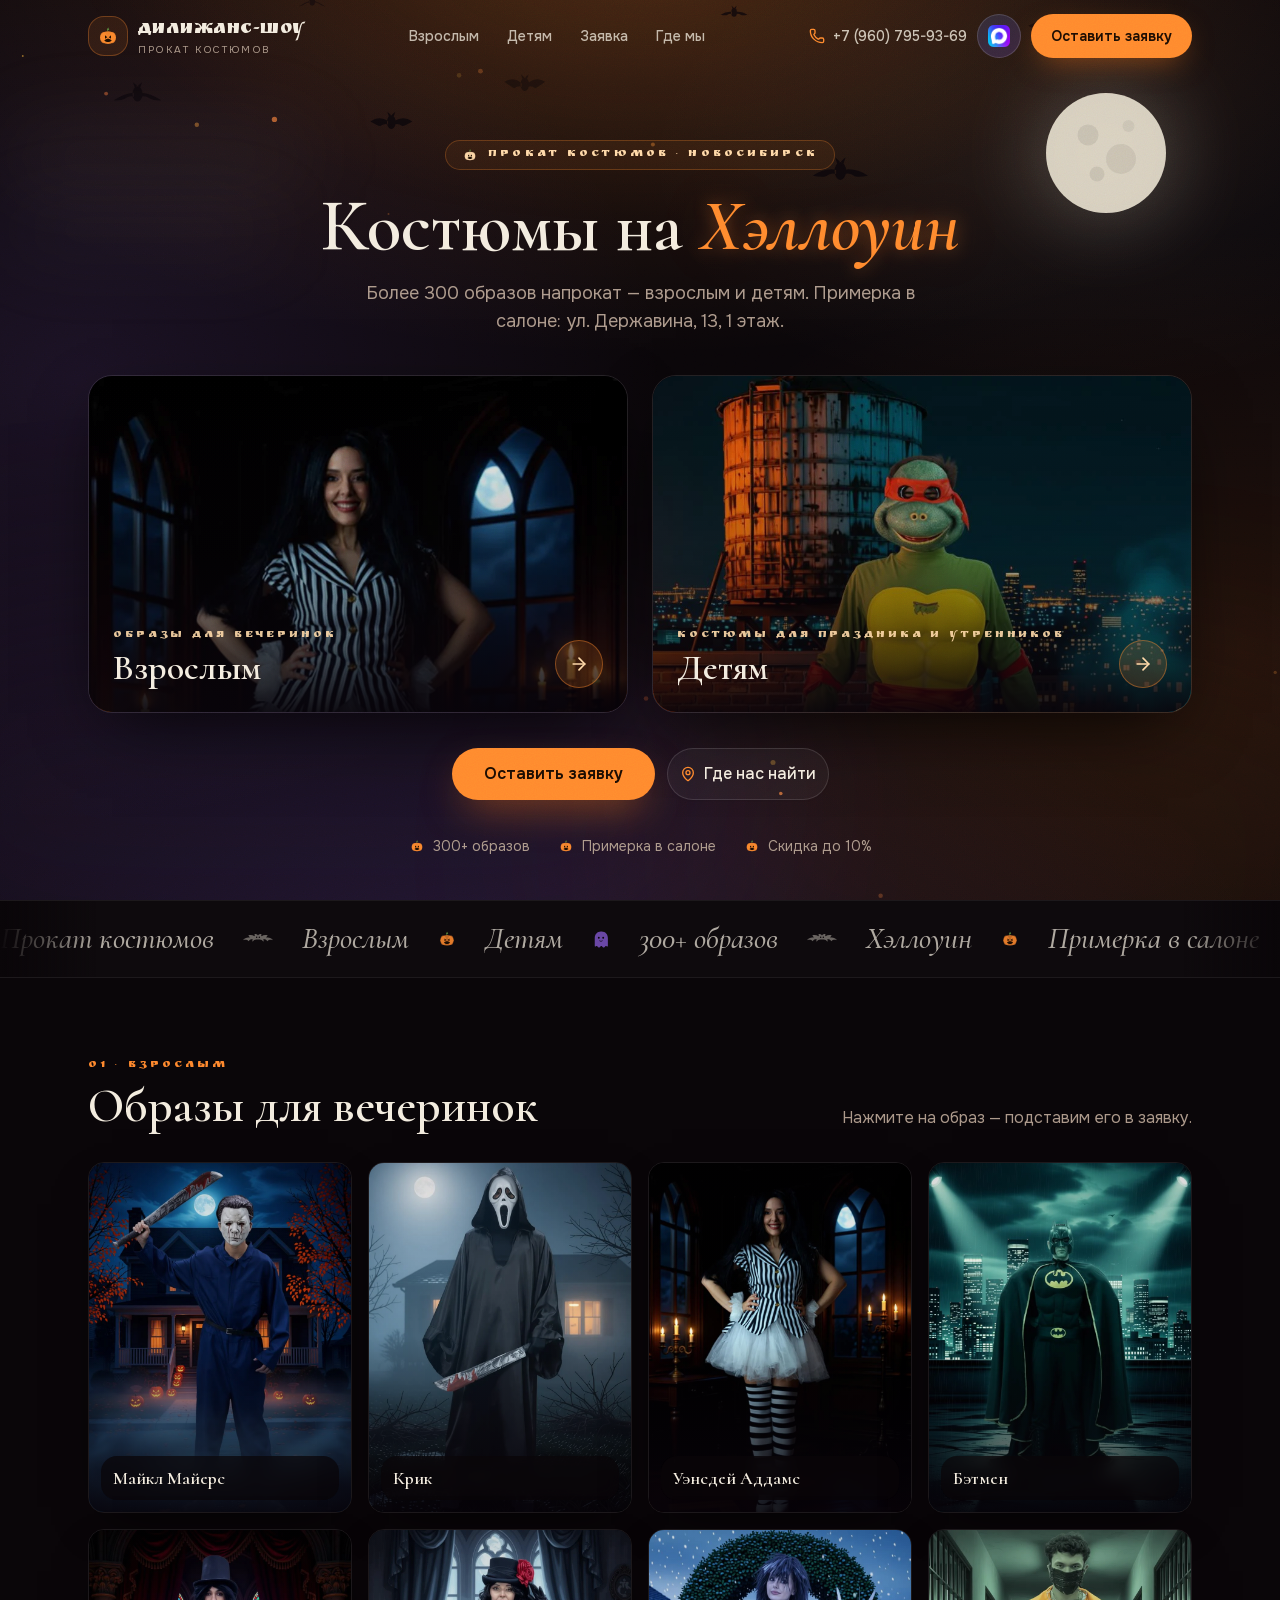
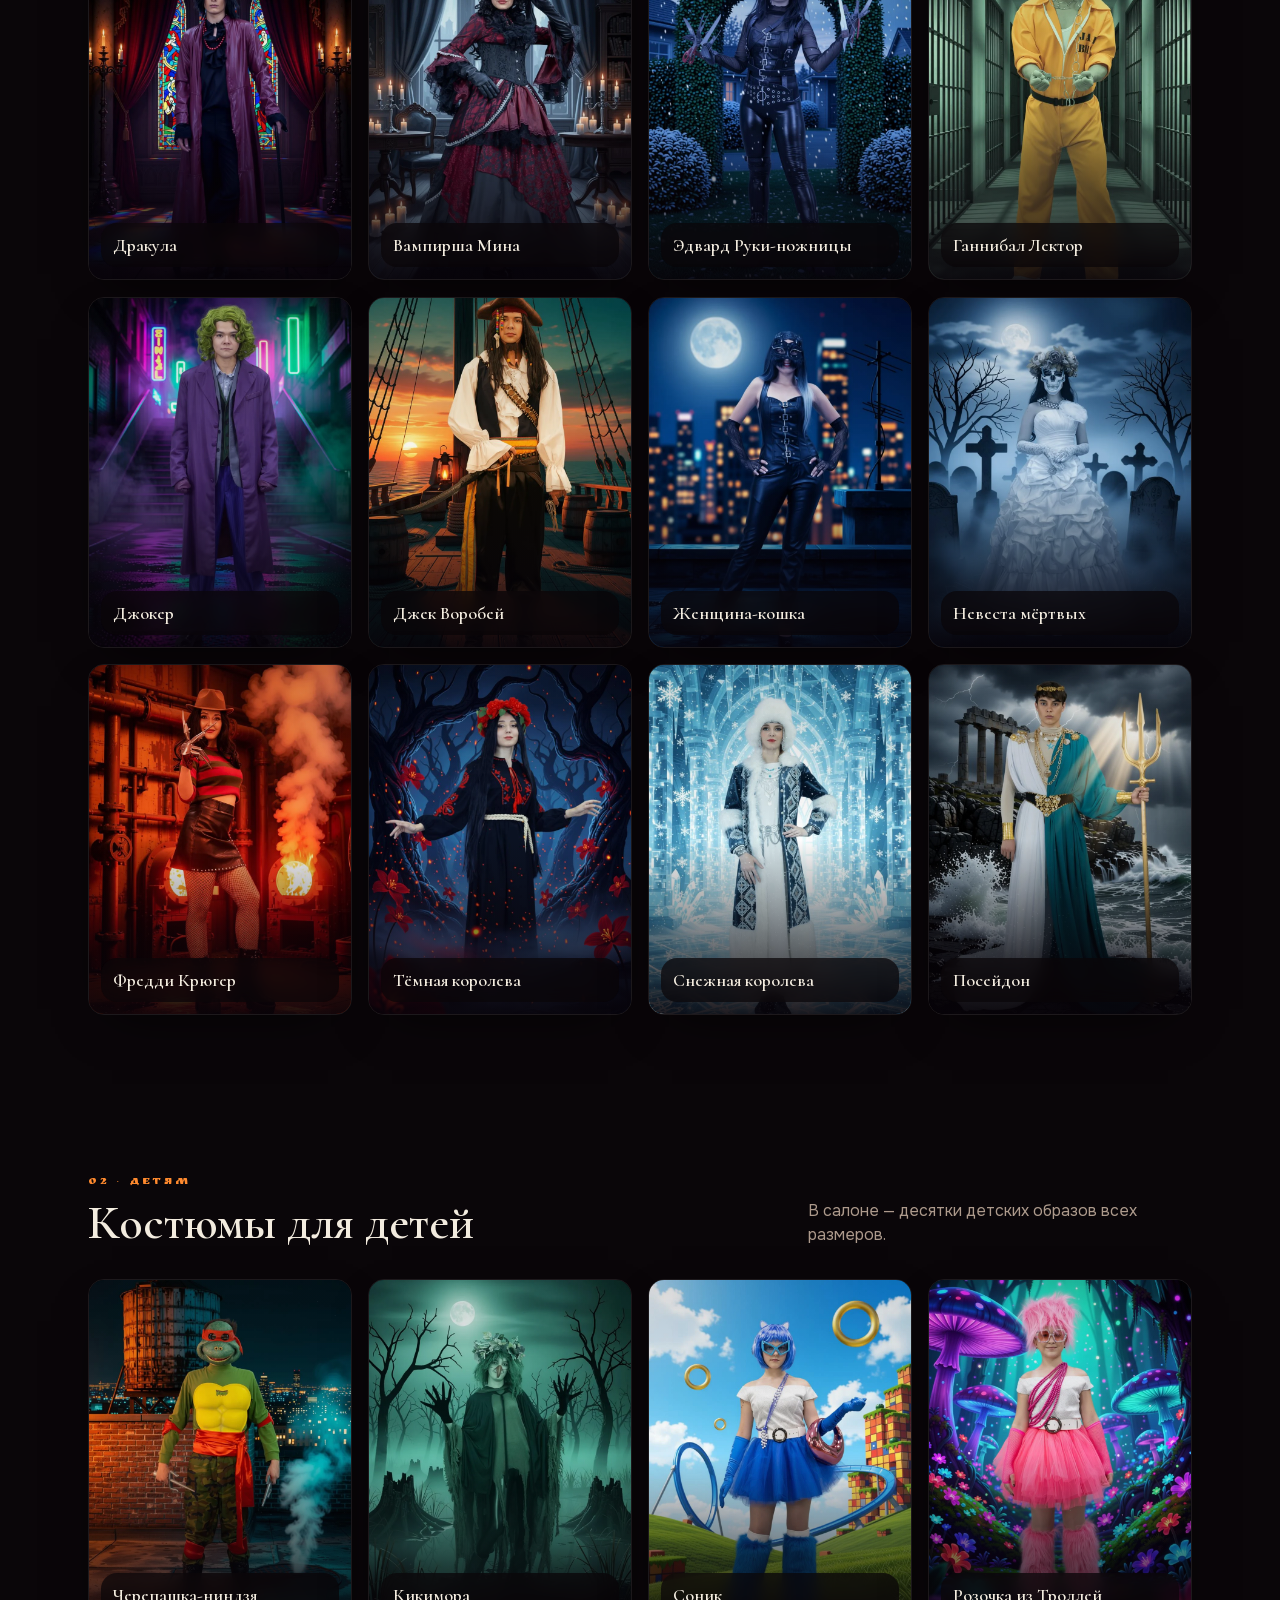
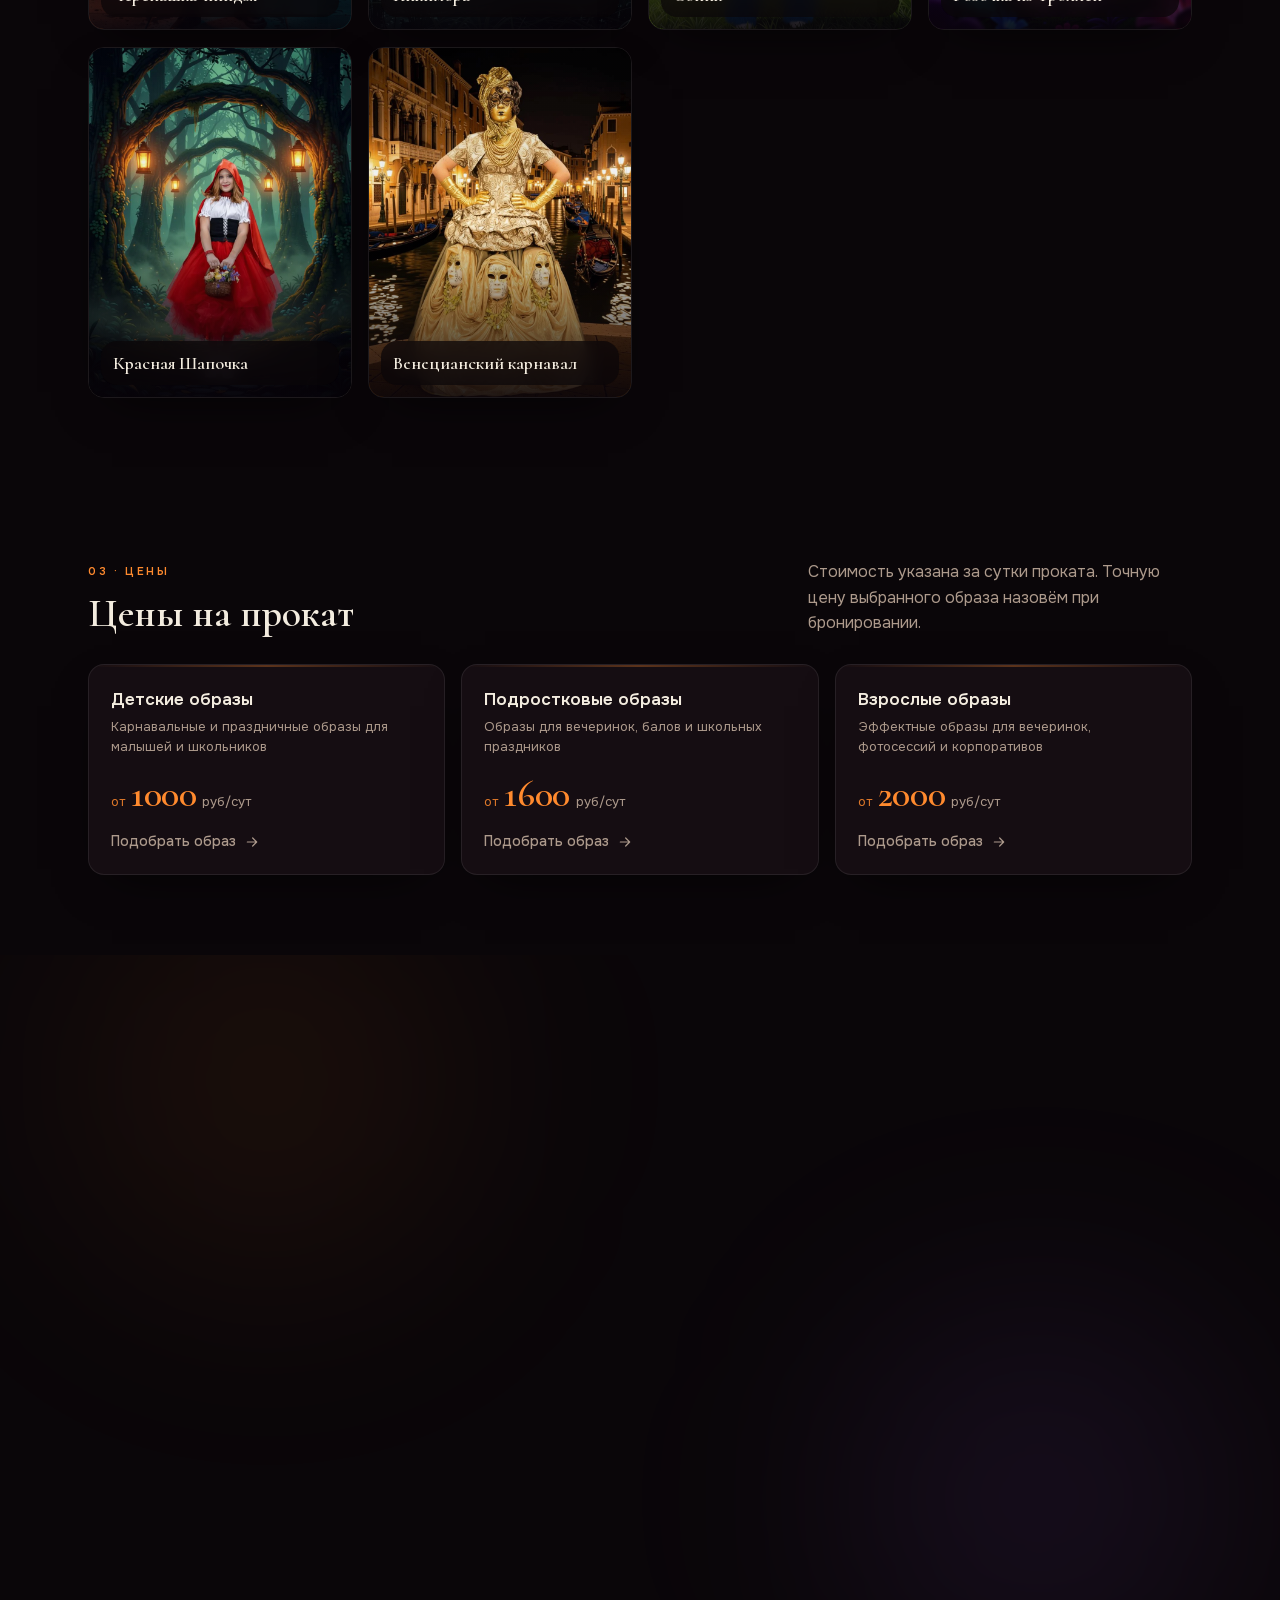
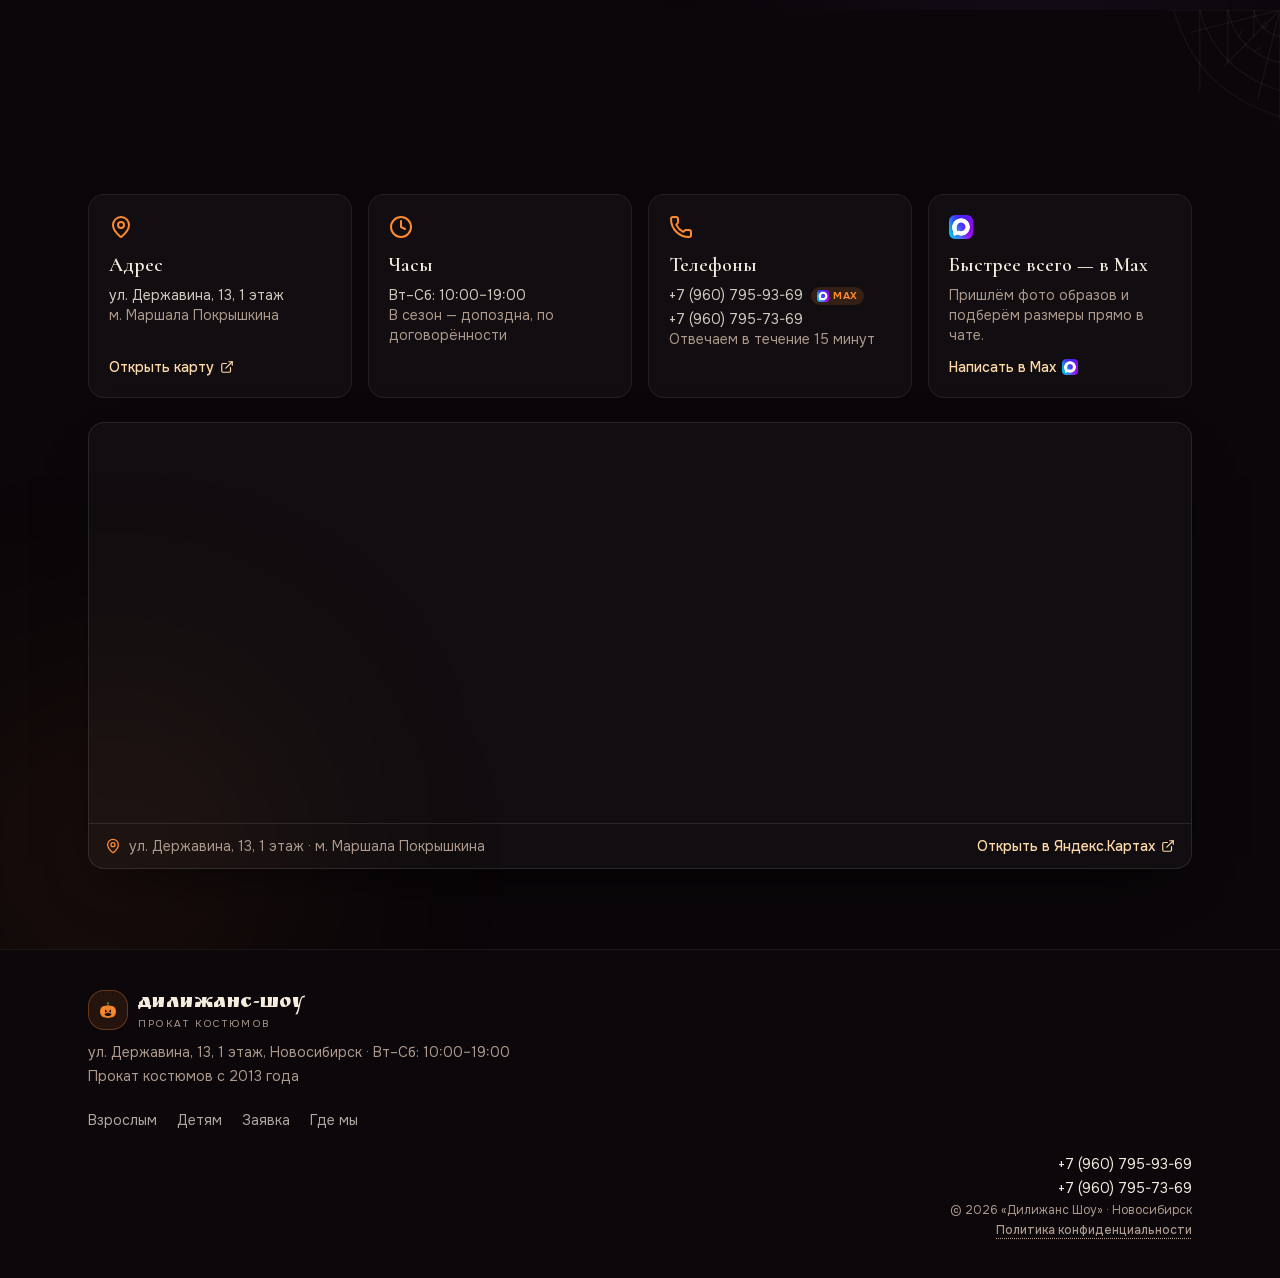
<file: index.html>
<!DOCTYPE html><!--Zjn8KCfHfhRcOv0STqMKJ--><html lang="ru" class="cormorant_fc472039-module__pg3DOq__variable onest_e6f3ff12-module__F7wlyG__variable ruslan_display_9d8dcbb5-module__bUNGJW__variable"><head><meta charSet="utf-8"/><meta name="viewport" content="width=device-width, initial-scale=1"/><link rel="preload" href="/_next/static/media/16d91c780434f2ce-s.p.b7df561f.woff2" as="font" crossorigin="" type="font/woff2"/><link rel="preload" href="/_next/static/media/33d604577f319f36-s.p.477e4fbf.woff2" as="font" crossorigin="" type="font/woff2"/><link rel="preload" href="/_next/static/media/40a3cfd5ccf07894-s.p.e6264139.woff2" as="font" crossorigin="" type="font/woff2"/><link rel="preload" href="/_next/static/media/61f83d1116c3c119-s.p.8bb7ebb8.woff2" as="font" crossorigin="" type="font/woff2"/><link rel="preload" href="/_next/static/media/8800dfc60902df36-s.p.d48c4d68.woff2" as="font" crossorigin="" type="font/woff2"/><link rel="preload" href="/_next/static/media/b27a2cd9989897de-s.p.f124efcd.woff2" as="font" crossorigin="" type="font/woff2"/><link rel="preload" href="/_next/static/media/daa29454a3e61cb2-s.p.ae97aa8d.woff2" as="font" crossorigin="" type="font/woff2"/><link rel="preload" href="/_next/static/media/f44276dc64e51acb-s.p.b097052a.woff2" as="font" crossorigin="" type="font/woff2"/><link rel="preload" as="image" href="/images/looks/a-wednesday.webp"/><link rel="preload" as="image" href="/images/looks/k-turtle.webp"/><link rel="preload" as="image" href="/images/looks/a-michael-myers.webp"/><link rel="preload" as="image" href="/images/looks/a-scream.webp"/><link rel="preload" as="image" href="/images/looks/a-batman.webp"/><link rel="preload" as="image" href="/images/looks/k-kikimora.webp"/><link rel="preload" as="image" href="/images/looks/k-sonic.webp"/><link rel="preload" as="image" href="/images/looks/k-trolls.webp"/><link rel="stylesheet" href="/_next/static/chunks/bb6c74bbae4929c9.css" data-precedence="next"/><link rel="stylesheet" href="/_next/static/chunks/7314df60d59f4e77.css" data-precedence="next"/><link rel="preload" as="script" fetchPriority="low" href="/_next/static/chunks/006f293584c8bf5d.js"/><script src="/_next/static/chunks/771dedee3f5e1621.js" async=""></script><script src="/_next/static/chunks/ba20b8ddbf3a8a3a.js" async=""></script><script src="/_next/static/chunks/turbopack-cd102cf6de589afe.js" async=""></script><script src="/_next/static/chunks/2f236954d6a65e12.js" async=""></script><script src="/_next/static/chunks/8f161a78fdf321c0.js" async=""></script><script src="/_next/static/chunks/019a1a316f00ce72.js" async=""></script><script src="/_next/static/chunks/661a8639adad37d6.js" async=""></script><script src="/_next/static/chunks/c5d50b346854eada.js" async=""></script><script src="/_next/static/chunks/9b93ed9217ad8c5b.js" async=""></script><meta name="next-size-adjust" content=""/><meta name="theme-color" content="#0a0609"/><title>Прокат костюмов на Хэллоуин в Новосибирске | Дилижанс Шоу</title><meta name="description" content="Прокат костюмов на Хэллоуин для детей и взрослых в Новосибирске: ведьмы, вампиры, призраки, тёмные сказки. 300+ образов, примерка в салоне на ул. Державина, 13. Пришлём варианты из каталога сразу, как получим заявку."/><meta name="keywords" content="прокат костюмов хэллоуин,костюмы на хэллоуин новосибирск,прокат карнавальных костюмов,костюм ведьмы напрокат,детские костюмы на хэллоуин,дилижанс шоу"/><meta name="robots" content="index, follow"/><meta property="og:title" content="Хэллоуин начинается с костюма — прокат «Дилижанс-Шоу»"/><meta property="og:description" content="300+ образов для детей и взрослых. Пришлём варианты из каталога сразу, как получим заявку. Примерка в салоне на Державина, 13."/><meta property="og:url" content="https://halloween.dilizhans-show.ru"/><meta property="og:site_name" content="Дилижанс-Шоу"/><meta property="og:locale" content="ru_RU"/><meta property="og:image" content="https://halloween.dilizhans-show.ru/images/og.png"/><meta property="og:image:width" content="1344"/><meta property="og:image:height" content="768"/><meta property="og:image:alt" content="Прокат костюмов на Хэллоуин — Дилижанс-Шоу"/><meta property="og:type" content="website"/><meta name="twitter:card" content="summary_large_image"/><meta name="twitter:title" content="Хэллоуин начинается с костюма — прокат «Дилижанс-Шоу»"/><meta name="twitter:description" content="300+ образов для детей и взрослых. Пришлём варианты из каталога сразу, как получим заявку. Примерка в салоне на Державина, 13."/><meta name="twitter:image" content="https://halloween.dilizhans-show.ru/images/og.png"/><meta name="twitter:image:width" content="1344"/><meta name="twitter:image:height" content="768"/><meta name="twitter:image:alt" content="Прокат костюмов на Хэллоуин — Дилижанс-Шоу"/><link rel="icon" href="/icon.svg?icon.854928e5.svg" sizes="any" type="image/svg+xml"/><link rel="apple-touch-icon" href="/apple-icon.png?apple-icon.a2e52417.png" sizes="180x180" type="image/png"/><script src="/_next/static/chunks/a6dad97d9634a72d.js" noModule=""></script>
<!-- Yandex.Metrika counter -->
<script type="text/javascript">
(function(m,e,t,r,i,k,a){m[i]=m[i]||function(){(m[i].a=m[i].a||[]).push(arguments)};
m[i].l=1*new Date();k=e.createElement(t),a=e.getElementsByTagName(t)[0],k.async=1,k.src=r,a.parentNode.insertBefore(k,a)})
(window, document, "script", "https://mc.yandex.ru/metrika/tag.js?id=113705962", "ym");
ym(113705962, "init", {webvisor:true, clickmap:true, trackLinks:true, accurateTrackBounce:true});
try{
document.addEventListener("submit",function(){window.ym&&ym(113705962,"reachGoal","lead_submit")},!0);
document.addEventListener("click",function(e){var a=e.target&&e.target.closest?e.target.closest('a[href^="tel:"]'):null;window.ym&&a&&ym(113705962,"reachGoal","click_phone")},!0);
new MutationObserver(function(m){if(window.__leadOk)return;for(var i=0;i<m.length;i++){var a=m[i].addedNodes;for(var j=0;j<a.length;j++){var n=a[j];if(n.nodeType===1&&/Заявка отправлена/.test(n.textContent||"")){window.__leadOk=!0;window.ym&&ym(113705962,"reachGoal","lead_success");return}}}}).observe(document.documentElement,{childList:!0,subtree:!0});
}catch(e){}
</script>
<noscript><div><img src="https://mc.yandex.ru/watch/113705962" style="position:absolute;left:-9999px" alt=""/></div></noscript>
<!-- /Yandex.Metrika counter -->

<style id="cp-boards-style">
#cp-boards{position:relative;padding:3.5rem 0}
@media(min-width:768px){#cp-boards{padding:5rem 0}}
#cp-boards .cp-wrap{width:100%;max-width:72rem;margin:0 auto;padding:0 1rem}
@media(min-width:640px){#cp-boards .cp-wrap{padding:0 1.5rem}}
#cp-boards .cp-head{display:flex;flex-wrap:wrap;align-items:flex-end;justify-content:space-between;gap:.75rem;margin-bottom:1.75rem}
#cp-boards .cp-eyebrow{display:inline-flex;align-items:center;gap:.625rem;margin:0;font-size:.6875rem;font-weight:600;letter-spacing:.24em;text-transform:uppercase;color:#ff8a2e}
#cp-boards .cp-eyebrow svg{width:1rem;height:1rem;flex:none}
#cp-boards .cp-h2{margin:.5rem 0 0;font-family:var(--font-cormorant,Georgia,serif);font-size:1.875rem;line-height:1.15;font-weight:600;color:var(--foreground)}
@media(min-width:640px){#cp-boards .cp-h2{font-size:2.5rem}}
#cp-boards .cp-sub{max-width:24rem;margin:0;font-size:.875rem;line-height:1.6;color:var(--muted-foreground)}
@media(min-width:640px){#cp-boards .cp-sub{font-size:1rem}}
#cp-boards .cp-grid{display:grid;grid-template-columns:1fr;gap:.75rem}
@media(min-width:640px){#cp-boards .cp-grid{grid-template-columns:repeat(3,1fr);gap:1rem}}
#cp-boards .cp-card{position:relative;display:flex;flex-direction:column;overflow:hidden;border-radius:1rem;border:1px solid rgba(255,255,255,.08);background:var(--card);padding:1.5rem 1.375rem 1.375rem;text-decoration:none;box-shadow:0 18px 50px -24px rgba(0,0,0,.85);transition:border-color .5s,transform .5s,box-shadow .5s}
#cp-boards .cp-card::before{content:"";position:absolute;top:0;left:0;right:0;height:2px;background:linear-gradient(90deg,transparent,rgba(255,138,46,.55),transparent);opacity:.55;transition:opacity .5s}
#cp-boards .cp-card::after{content:"";position:absolute;right:-70px;top:-70px;width:190px;height:190px;border-radius:50%;background:rgba(255,138,46,.55);filter:blur(60px);opacity:0;transition:opacity .5s;pointer-events:none}
#cp-boards .cp-card:hover{border-color:rgba(255,138,46,.5);transform:translateY(-3px);box-shadow:0 22px 60px -20px rgba(255,138,46,.28)}
#cp-boards .cp-card:hover::before{opacity:1}
#cp-boards .cp-card:hover::after{opacity:.14}
#cp-boards .cp-title{margin:0;font-size:1.0625rem;font-weight:600;line-height:1.3;color:var(--card-foreground)}
#cp-boards .cp-note{margin:.375rem 0 0;font-size:.8125rem;line-height:1.55;color:var(--muted-foreground)}
#cp-boards .cp-price{display:flex;align-items:baseline;gap:.375rem;margin:1.125rem 0 0;color:#ff8a2e}
#cp-boards .cp-from{font-size:.8125rem;opacity:.85}
#cp-boards .cp-num{font-family:var(--font-cormorant,Georgia,serif);font-size:2.125rem;line-height:1;font-weight:600;letter-spacing:-.01em}
@media(min-width:640px){#cp-boards .cp-num{font-size:2.375rem}}
#cp-boards .cp-unit{font-size:.8125rem;color:var(--muted-foreground)}
#cp-boards .cp-cta{display:inline-flex;align-items:center;gap:.5rem;margin-top:auto;padding-top:1.125rem;font-size:.875rem;font-weight:500;color:var(--muted-foreground);transition:color .4s}
#cp-boards .cp-cta svg{width:1rem;height:1rem;transition:transform .4s}
#cp-boards .cp-card:hover .cp-cta{color:#ff8a2e}
#cp-boards .cp-card:hover .cp-cta svg{transform:translateX(4px)}
#cp-boards .cp-foot{margin:.875rem 0 0;font-size:.75rem;line-height:1.5;color:var(--muted-foreground);opacity:.85}
@media(prefers-reduced-motion:reduce){#cp-boards .cp-card,#cp-boards .cp-cta,#cp-boards .cp-cta svg{transition:none}}
</style>
<template id="cp-boards-tpl"><section id="cp-boards" aria-label="Цены на прокат костюмов"><div class="cp-wrap"><div class="cp-head"><div><p class="cp-eyebrow">03 · Цены</p><h2 class="cp-h2">Цены на прокат</h2></div><p class="cp-sub">Стоимость указана за сутки проката. Точную цену выбранного образа назовём при бронировании.</p></div><div class="cp-grid"><a href="#lead" class="cp-card" aria-label="Детские образы — от 1000 рублей в сутки, оставить заявку"><h3 class="cp-title">Детские образы</h3><p class="cp-note">Карнавальные и праздничные образы для малышей и школьников</p><p class="cp-price"><span class="cp-from">от</span><span class="cp-num">1000</span><span class="cp-unit">руб/сут</span></p><span class="cp-cta">Подобрать образ <svg viewBox="0 0 24 24" fill="none" aria-hidden="true"><path d="M5 12h14m-6-6 6 6-6 6" stroke="currentColor" stroke-width="1.8" stroke-linecap="round" stroke-linejoin="round"/></svg></span></a><a href="#lead" class="cp-card" aria-label="Подростковые образы — от 1600 рублей в сутки, оставить заявку"><h3 class="cp-title">Подростковые образы</h3><p class="cp-note">Образы для вечеринок, балов и школьных праздников</p><p class="cp-price"><span class="cp-from">от</span><span class="cp-num">1600</span><span class="cp-unit">руб/сут</span></p><span class="cp-cta">Подобрать образ <svg viewBox="0 0 24 24" fill="none" aria-hidden="true"><path d="M5 12h14m-6-6 6 6-6 6" stroke="currentColor" stroke-width="1.8" stroke-linecap="round" stroke-linejoin="round"/></svg></span></a><a href="#lead" class="cp-card" aria-label="Взрослые образы — от 2000 рублей в сутки, оставить заявку"><h3 class="cp-title">Взрослые образы</h3><p class="cp-note">Эффектные образы для вечеринок, фотосессий и корпоративов</p><p class="cp-price"><span class="cp-from">от</span><span class="cp-num">2000</span><span class="cp-unit">руб/сут</span></p><span class="cp-cta">Подобрать образ <svg viewBox="0 0 24 24" fill="none" aria-hidden="true"><path d="M5 12h14m-6-6 6 6-6 6" stroke="currentColor" stroke-width="1.8" stroke-linecap="round" stroke-linejoin="round"/></svg></span></a></div></div></section></template>
<script>(function(){if(window.__cpBoards)return;window.__cpBoards=1;var A="lead",T=document.getElementById("cp-boards-tpl"),N=0;function react(e){if(!e)return false;for(var k in e){if(k.indexOf("__react")===0)return true}return false}function put(){if(N>=12)return;var a=document.getElementById(A);if(!a||!a.parentNode||document.getElementById("cp-boards"))return;a.parentNode.insertBefore(T.content.cloneNode(true),a);N++}function kick(){var t=0;(function poll(){var a=document.getElementById(A);if(a&&react(a)){put();return}if(++t<60){setTimeout(poll,100)}else{put()}})()}if(document.readyState==="loading"){document.addEventListener("DOMContentLoaded",kick)}else{kick()}window.addEventListener("load",function(){setTimeout(kick,300)});document.addEventListener("DOMContentLoaded",function(){var a=document.getElementById(A);if(!a||!a.parentNode||!window.MutationObserver)return;new MutationObserver(function(){if(!document.getElementById("cp-boards")&&document.getElementById(A)){setTimeout(put,250)}}).observe(a.parentNode,{childList:true})});})();</script>
</head><body class="antialiased bg-background text-foreground font-sans"><div hidden=""><!--$--><!--/$--></div><script>try{document.documentElement.classList.add('js')}catch(e){}</script><div aria-hidden="true" class="ambient-bg"></div><div class="flex min-h-screen flex-col"><div aria-hidden="true" class="fixed inset-x-0 top-0 z-[80] h-[2px] bg-transparent"><div class="scroll-progress h-full w-full bg-gradient-to-r from-pumpkin via-[#ff9a3d] to-violet shadow-[0_0_12px_rgba(255,138,46,0.5)]"></div></div><header class="fixed inset-x-0 top-0 z-[70] transition-all duration-500 bg-transparent"><div class="mx-auto flex h-[72px] w-full max-w-6xl items-center justify-between gap-4 px-4 sm:px-6"><a href="#top" class="group flex items-center gap-2.5" aria-label="Дилижанс-Шоу — на главную"><span class="relative grid h-10 w-10 shrink-0 place-items-center rounded-xl border border-pumpkin/30 bg-pumpkin/10 text-pumpkin transition-colors group-hover:border-pumpkin/50"><svg viewBox="0 0 64 64" aria-hidden="true" class="animate-pumpkin-glow h-6 w-6" fill="none" xmlns="http://www.w3.org/2000/svg"><ellipse cx="32" cy="36" rx="21" ry="17" fill="currentColor" opacity="0.92"></ellipse><ellipse cx="20" cy="36" rx="9" ry="15" fill="currentColor" opacity="0.7"></ellipse><ellipse cx="44" cy="36" rx="9" ry="15" fill="currentColor" opacity="0.7"></ellipse><path d="M30 19c-2-5 1-9 4-10-1 3 0 5 2 7-3 0-5 1-6 3z" fill="#5b8c3e"></path><path d="M24 30l6 5-6 4z" fill="#1c0d02"></path><path d="M40 30l-6 5 6 4z" fill="#1c0d02"></path><path d="M22 44c3-4 7-5 10-5s7 1 10 5c-3 3-7 4-10 4s-7-1-10-4z" fill="#1c0d02"></path></svg></span><span class="flex flex-col leading-none"><span class="font-accent text-lg tracking-wide text-bone">Дилижанс-Шоу</span><span class="text-[10px] uppercase tracking-[0.22em] text-muted-foreground">прокат костюмов</span></span></a><nav aria-label="Основная навигация" class="hidden items-center gap-7 lg:flex"><a href="#adults" class="link-underline text-sm font-medium text-foreground/75 transition-colors hover:text-pumpkin-soft">Взрослым</a><a href="#kids" class="link-underline text-sm font-medium text-foreground/75 transition-colors hover:text-pumpkin-soft">Детям</a><a href="#lead" class="link-underline text-sm font-medium text-foreground/75 transition-colors hover:text-pumpkin-soft">Заявка</a><a href="#contacts" class="link-underline text-sm font-medium text-foreground/75 transition-colors hover:text-pumpkin-soft">Где мы</a></nav><div class="flex items-center gap-2.5"><a href="tel:+79607959369" class="hidden items-center gap-2 text-sm font-medium text-foreground/80 transition-colors hover:text-pumpkin-soft xl:flex"><svg xmlns="http://www.w3.org/2000/svg" width="24" height="24" viewBox="0 0 24 24" fill="none" stroke="currentColor" stroke-width="2" stroke-linecap="round" stroke-linejoin="round" class="lucide lucide-phone h-4 w-4 text-pumpkin" aria-hidden="true"><path d="M13.832 16.568a1 1 0 0 0 1.213-.303l.355-.465A2 2 0 0 1 17 15h3a2 2 0 0 1 2 2v3a2 2 0 0 1-2 2A18 18 0 0 1 2 4a2 2 0 0 1 2-2h3a2 2 0 0 1 2 2v3a2 2 0 0 1-.8 1.6l-.468.351a1 1 0 0 0-.292 1.233 14 14 0 0 0 6.392 6.384"></path></svg>+7 (960) 795-93-69</a><a href="https://max.ru/u/f9LHodD0cOINDCzQkBOaFJyN4MfebJ9rcBgQtiuvgVA_gBvjc7akh2OldOE" target="_blank" rel="noopener noreferrer" aria-label="Написать в Max" class="hidden h-11 w-11 place-items-center rounded-full btn-max sm:grid"><img src="/images/max-icon.png" alt="" width="180" height="180" loading="lazy" decoding="async" draggable="false" class="block select-none h-5.5 w-5.5"/></a><a href="#lead" data-slot="button" class="items-center justify-center gap-2 whitespace-nowrap text-sm transition-all disabled:pointer-events-none disabled:opacity-50 [&amp;_svg]:pointer-events-none [&amp;_svg:not([class*=&#x27;size-&#x27;])]:size-4 shrink-0 [&amp;_svg]:shrink-0 outline-none focus-visible:border-ring focus-visible:ring-ring/50 focus-visible:ring-[3px] aria-invalid:ring-destructive/20 dark:aria-invalid:ring-destructive/40 aria-invalid:border-destructive py-2 has-[&gt;svg]:px-3 hidden h-11 rounded-full bg-pumpkin px-5 font-semibold text-primary-foreground shadow-[0_10px_30px_-10px_rgba(255,122,26,0.55)] hover:bg-[#ff9440] sm:inline-flex">Оставить заявку</a><button data-slot="sheet-trigger" class="items-center justify-center gap-2 whitespace-nowrap text-sm font-medium transition-all disabled:pointer-events-none disabled:opacity-50 [&amp;_svg]:pointer-events-none [&amp;_svg:not([class*=&#x27;size-&#x27;])]:size-4 shrink-0 [&amp;_svg]:shrink-0 outline-none focus-visible:border-ring focus-visible:ring-ring/50 focus-visible:ring-[3px] aria-invalid:ring-destructive/20 dark:aria-invalid:ring-destructive/40 aria-invalid:border-destructive border shadow-xs dark:bg-input/30 dark:border-input dark:hover:bg-input/50 size-9 grid h-11 w-11 place-items-center rounded-full border-white/10 bg-white/[0.04] text-bone hover:bg-white/[0.09] hover:text-pumpkin-soft lg:hidden" aria-label="Открыть меню" type="button" aria-haspopup="dialog" aria-expanded="false" aria-controls="radix-_R_16innb_" data-state="closed"><svg xmlns="http://www.w3.org/2000/svg" width="24" height="24" viewBox="0 0 24 24" fill="none" stroke="currentColor" stroke-width="2" stroke-linecap="round" stroke-linejoin="round" class="lucide lucide-menu h-5 w-5" aria-hidden="true"><path d="M4 12h16"></path><path d="M4 18h16"></path><path d="M4 6h16"></path></svg></button></div></div></header><main class="flex-1"><section id="top" class="relative flex min-h-[100svh] flex-col overflow-hidden" aria-label="Прокат костюмов на Хэллоуин"><div aria-hidden="true" class="pointer-events-none absolute inset-0"><div class="absolute inset-0 bg-[radial-gradient(ellipse_75%_55%_at_50%_-8%,rgba(255,138,46,0.13),transparent_60%)]"></div><svg viewBox="0 0 96 96" aria-hidden="true" class="absolute right-[4%] top-[7%] h-16 w-16 animate-float-slow text-moon/90 drop-shadow-[0_0_44px_rgba(233,226,207,0.35)] md:right-[8%] md:top-[9%] md:h-36 md:w-36" xmlns="http://www.w3.org/2000/svg"><circle cx="48" cy="48" r="40" fill="currentColor"></circle><circle cx="36" cy="36" r="7" fill="#000" opacity="0.08"></circle><circle cx="58" cy="52" r="10" fill="#000" opacity="0.07"></circle><circle cx="42" cy="62" r="5" fill="#000" opacity="0.08"></circle><circle cx="63" cy="30" r="4" fill="#000" opacity="0.06"></circle></svg><div class="animate-cloud absolute left-0 top-[13%] h-14 w-52 rounded-full bg-[#c9bdae]/[0.05] blur-2xl md:h-20 md:w-80"></div><div class="animate-cloud-2 absolute left-0 top-[22%] h-12 w-44 rounded-full bg-[#c9bdae]/[0.04] blur-2xl md:h-16 md:w-72"></div><div class="animate-fog absolute bottom-[-12%] left-[-14%] h-[46%] w-[76%] rounded-full bg-violet/[0.07] blur-[100px]"></div><div class="animate-fog-slow absolute bottom-[-16%] right-[-10%] h-[42%] w-[64%] rounded-full bg-pumpkin/[0.06] blur-[110px]"></div><canvas aria-hidden="true" class="absolute inset-x-0 top-0 h-[46%] w-full"></canvas><canvas aria-hidden="true" class="absolute inset-0 h-full w-full"></canvas><div class="grain absolute inset-0"></div></div><div class="relative mx-auto flex w-full max-w-6xl flex-1 flex-col justify-center px-4 pb-8 pt-28 sm:px-6 md:pt-32"><div data-reveal="" style="--reveal-delay:0ms" class="text-center"><p class="inline-flex items-center gap-2.5 rounded-full border border-pumpkin/25 bg-pumpkin/[0.07] px-4 py-1.5 text-center font-accent text-[10px] uppercase tracking-[0.2em] text-pumpkin-soft sm:text-xs sm:tracking-[0.26em]"><svg viewBox="0 0 64 64" aria-hidden="true" class="animate-pumpkin-glow h-4 w-4" fill="none" xmlns="http://www.w3.org/2000/svg"><ellipse cx="32" cy="36" rx="21" ry="17" fill="currentColor" opacity="0.92"></ellipse><ellipse cx="20" cy="36" rx="9" ry="15" fill="currentColor" opacity="0.7"></ellipse><ellipse cx="44" cy="36" rx="9" ry="15" fill="currentColor" opacity="0.7"></ellipse><path d="M30 19c-2-5 1-9 4-10-1 3 0 5 2 7-3 0-5 1-6 3z" fill="#5b8c3e"></path><path d="M24 30l6 5-6 4z" fill="#1c0d02"></path><path d="M40 30l-6 5 6 4z" fill="#1c0d02"></path><path d="M22 44c3-4 7-5 10-5s7 1 10 5c-3 3-7 4-10 4s-7-1-10-4z" fill="#1c0d02"></path></svg>Прокат костюмов · <!-- -->Новосибирск</p><h1 class="mx-auto mt-5 max-w-3xl font-display text-[2.65rem] font-semibold leading-[1.02] text-bone sm:text-6xl md:text-7xl">Костюмы на <span class="flicker italic text-pumpkin text-glow-pumpkin">Хэллоуин</span></h1><p class="mx-auto mt-4 max-w-xl text-base text-muted-foreground sm:text-lg">Более 300 образов напрокат — взрослым и детям. Примерка в салоне: <!-- -->ул. Державина, 13, 1 этаж<!-- -->.</p></div><div class="mt-8 grid grid-cols-2 gap-3 sm:gap-4 md:mt-10 lg:gap-6"><div data-reveal="" style="--reveal-delay:0ms" class=""><a href="#adults" class="group relative block aspect-[3/4] overflow-hidden rounded-2xl border border-white/10 shadow-[0_24px_70px_-24px_rgba(0,0,0,0.9)] transition-all duration-500 hover:border-pumpkin/40 hover:shadow-[0_24px_80px_-20px_rgba(255,122,26,0.35)] sm:aspect-[4/3] md:rounded-3xl lg:aspect-[16/10]" aria-label="Взрослым — смотреть образы"><img src="/images/looks/a-wednesday.webp" alt="Взрослые хэллоуинские костюмы — Уэнсдей в тёмной студии" class="absolute inset-0 h-full w-full object-cover object-top transition-transform duration-700 group-hover:scale-[1.045]" loading="eager"/><div aria-hidden="true" class="absolute inset-0 bg-gradient-to-t from-[#070309]/95 via-[#070309]/25 to-transparent"></div><div aria-hidden="true" class="absolute inset-x-0 bottom-0 h-1/3 bg-gradient-to-t from-pumpkin/15 to-transparent opacity-0 transition-opacity duration-500 group-hover:opacity-100"></div><div class="absolute inset-x-0 bottom-0 flex items-end justify-between gap-2 p-4 sm:p-6"><div><p class="hidden font-accent text-[10px] uppercase tracking-[0.24em] text-pumpkin-soft/90 sm:block sm:text-xs">образы для вечеринок</p><p class="mt-1 font-display text-2xl font-semibold text-bone sm:text-4xl">Взрослым</p></div><span class="grid h-9 w-9 shrink-0 place-items-center rounded-full border border-pumpkin/40 bg-pumpkin/15 text-pumpkin-soft transition-all duration-300 group-hover:translate-x-1 group-hover:bg-pumpkin group-hover:text-primary-foreground sm:h-12 sm:w-12"><svg xmlns="http://www.w3.org/2000/svg" width="24" height="24" viewBox="0 0 24 24" fill="none" stroke="currentColor" stroke-width="2" stroke-linecap="round" stroke-linejoin="round" class="lucide lucide-arrow-right h-4 w-4 sm:h-5 sm:w-5" aria-hidden="true"><path d="M5 12h14"></path><path d="m12 5 7 7-7 7"></path></svg></span></div></a></div><div data-reveal="" style="--reveal-delay:120ms" class=""><a href="#kids" class="group relative block aspect-[3/4] overflow-hidden rounded-2xl border border-white/10 shadow-[0_24px_70px_-24px_rgba(0,0,0,0.9)] transition-all duration-500 hover:border-pumpkin/40 hover:shadow-[0_24px_80px_-20px_rgba(255,122,26,0.35)] sm:aspect-[4/3] md:rounded-3xl lg:aspect-[16/10]" aria-label="Детям — смотреть образы"><img src="/images/looks/k-turtle.webp" alt="Детский костюм черепашки-ниндзя в тёмной студии" class="absolute inset-0 h-full w-full object-cover object-top transition-transform duration-700 group-hover:scale-[1.045]" loading="eager"/><div aria-hidden="true" class="absolute inset-0 bg-gradient-to-t from-[#070309]/95 via-[#070309]/25 to-transparent"></div><div aria-hidden="true" class="absolute inset-x-0 bottom-0 h-1/3 bg-gradient-to-t from-pumpkin/15 to-transparent opacity-0 transition-opacity duration-500 group-hover:opacity-100"></div><div class="absolute inset-x-0 bottom-0 flex items-end justify-between gap-2 p-4 sm:p-6"><div><p class="hidden font-accent text-[10px] uppercase tracking-[0.24em] text-pumpkin-soft/90 sm:block sm:text-xs">костюмы для праздника и утренников</p><p class="mt-1 font-display text-2xl font-semibold text-bone sm:text-4xl">Детям</p></div><span class="grid h-9 w-9 shrink-0 place-items-center rounded-full border border-pumpkin/40 bg-pumpkin/15 text-pumpkin-soft transition-all duration-300 group-hover:translate-x-1 group-hover:bg-pumpkin group-hover:text-primary-foreground sm:h-12 sm:w-12"><svg xmlns="http://www.w3.org/2000/svg" width="24" height="24" viewBox="0 0 24 24" fill="none" stroke="currentColor" stroke-width="2" stroke-linecap="round" stroke-linejoin="round" class="lucide lucide-arrow-right h-4 w-4 sm:h-5 sm:w-5" aria-hidden="true"><path d="M5 12h14"></path><path d="m12 5 7 7-7 7"></path></svg></span></div></a></div></div><div data-reveal="" style="--reveal-delay:260ms" class="mt-7 flex flex-col items-center justify-center gap-3 sm:flex-row md:mt-9"><a href="#lead" data-slot="button" class="inline-flex items-center justify-center gap-2 whitespace-nowrap transition-all disabled:pointer-events-none disabled:opacity-50 [&amp;_svg]:pointer-events-none [&amp;_svg:not([class*=&#x27;size-&#x27;])]:size-4 shrink-0 [&amp;_svg]:shrink-0 outline-none focus-visible:border-ring focus-visible:ring-ring/50 focus-visible:ring-[3px] aria-invalid:ring-destructive/20 dark:aria-invalid:ring-destructive/40 aria-invalid:border-destructive py-2 has-[&gt;svg]:px-3 h-13 w-full rounded-full bg-pumpkin px-8 text-base font-semibold text-primary-foreground shadow-[0_16px_40px_-12px_rgba(255,122,26,0.55)] hover:bg-[#ff9440] sm:w-auto">Оставить заявку</a><a href="#contacts" data-slot="button" class="inline-flex items-center justify-center gap-2 whitespace-nowrap font-medium transition-all disabled:pointer-events-none disabled:opacity-50 [&amp;_svg]:pointer-events-none [&amp;_svg:not([class*=&#x27;size-&#x27;])]:size-4 shrink-0 [&amp;_svg]:shrink-0 outline-none focus-visible:border-ring focus-visible:ring-ring/50 focus-visible:ring-[3px] aria-invalid:ring-destructive/20 dark:aria-invalid:ring-destructive/40 aria-invalid:border-destructive border shadow-xs hover:text-accent-foreground dark:bg-input/30 dark:border-input dark:hover:bg-input/50 py-2 has-[&gt;svg]:px-3 h-13 w-full rounded-full border-white/12 bg-white/[0.04] px-7 text-base text-bone hover:bg-white/[0.09] sm:w-auto"><svg xmlns="http://www.w3.org/2000/svg" width="24" height="24" viewBox="0 0 24 24" fill="none" stroke="currentColor" stroke-width="2" stroke-linecap="round" stroke-linejoin="round" class="lucide lucide-map-pin h-5 w-5 text-pumpkin" aria-hidden="true"><path d="M20 10c0 4.993-5.539 10.193-7.399 11.799a1 1 0 0 1-1.202 0C9.539 20.193 4 14.993 4 10a8 8 0 0 1 16 0"></path><circle cx="12" cy="10" r="3"></circle></svg>Где нас найти</a></div><div data-reveal="" style="--reveal-delay:340ms" class=""><ul class="mx-auto mt-7 flex max-w-2xl flex-wrap items-center justify-center gap-x-7 gap-y-2 text-sm text-muted-foreground md:mt-9" aria-label="Коротко о нас"><li class="flex items-center gap-2"><svg viewBox="0 0 64 64" aria-hidden="true" class="h-4 w-4 text-pumpkin" fill="none" xmlns="http://www.w3.org/2000/svg"><ellipse cx="32" cy="36" rx="21" ry="17" fill="currentColor" opacity="0.92"></ellipse><ellipse cx="20" cy="36" rx="9" ry="15" fill="currentColor" opacity="0.7"></ellipse><ellipse cx="44" cy="36" rx="9" ry="15" fill="currentColor" opacity="0.7"></ellipse><path d="M30 19c-2-5 1-9 4-10-1 3 0 5 2 7-3 0-5 1-6 3z" fill="#5b8c3e"></path><path d="M24 30l6 5-6 4z" fill="#1c0d02"></path><path d="M40 30l-6 5 6 4z" fill="#1c0d02"></path><path d="M22 44c3-4 7-5 10-5s7 1 10 5c-3 3-7 4-10 4s-7-1-10-4z" fill="#1c0d02"></path></svg>300+ образов</li><li class="flex items-center gap-2"><svg viewBox="0 0 64 64" aria-hidden="true" class="h-4 w-4 text-pumpkin" fill="none" xmlns="http://www.w3.org/2000/svg"><ellipse cx="32" cy="36" rx="21" ry="17" fill="currentColor" opacity="0.92"></ellipse><ellipse cx="20" cy="36" rx="9" ry="15" fill="currentColor" opacity="0.7"></ellipse><ellipse cx="44" cy="36" rx="9" ry="15" fill="currentColor" opacity="0.7"></ellipse><path d="M30 19c-2-5 1-9 4-10-1 3 0 5 2 7-3 0-5 1-6 3z" fill="#5b8c3e"></path><path d="M24 30l6 5-6 4z" fill="#1c0d02"></path><path d="M40 30l-6 5 6 4z" fill="#1c0d02"></path><path d="M22 44c3-4 7-5 10-5s7 1 10 5c-3 3-7 4-10 4s-7-1-10-4z" fill="#1c0d02"></path></svg>Примерка в салоне</li><li class="flex items-center gap-2"><svg viewBox="0 0 64 64" aria-hidden="true" class="h-4 w-4 text-pumpkin" fill="none" xmlns="http://www.w3.org/2000/svg"><ellipse cx="32" cy="36" rx="21" ry="17" fill="currentColor" opacity="0.92"></ellipse><ellipse cx="20" cy="36" rx="9" ry="15" fill="currentColor" opacity="0.7"></ellipse><ellipse cx="44" cy="36" rx="9" ry="15" fill="currentColor" opacity="0.7"></ellipse><path d="M30 19c-2-5 1-9 4-10-1 3 0 5 2 7-3 0-5 1-6 3z" fill="#5b8c3e"></path><path d="M24 30l6 5-6 4z" fill="#1c0d02"></path><path d="M40 30l-6 5 6 4z" fill="#1c0d02"></path><path d="M22 44c3-4 7-5 10-5s7 1 10 5c-3 3-7 4-10 4s-7-1-10-4z" fill="#1c0d02"></path></svg>Скидка до 10%</li></ul></div></div></section><div class="marquee-paused relative overflow-hidden border-y border-white/[0.06] bg-white/[0.02] py-5"><div class="animate-marquee flex w-max"><div aria-hidden="false" class="flex w-max shrink-0 items-center"><span class="flex items-center"><span class="font-display text-2xl font-medium italic text-bone/70 sm:text-3xl">Прокат костюмов</span><svg viewBox="0 0 72 36" aria-hidden="true" class="mx-7 h-4 w-8 text-foreground/40" fill="currentColor" xmlns="http://www.w3.org/2000/svg"><path d="M36 10c-2-3-5-4-8-3 1 2 1 4 0 5-4-3-9-4-14-2 2 1 3 3 3 5-6-1-11 1-15 6 5-2 10-1 13 2 2-3 5-5 9-5-1 2-1 4 0 6 2-3 5-5 8-5h8c3 0 6 2 8 5 1-2 1-4 0-6 4 0 7 2 9 5 3-3 8-4 13-2-4-5-9-7-15-6 0-2 1-4 3-5-5-2-10-1-14 2-1-1-1-3 0-5-3-1-6 0-8 3z"></path><circle cx="33" cy="14" r="1.6" fill="#0a0609"></circle><circle cx="39" cy="14" r="1.6" fill="#0a0609"></circle></svg></span><span class="flex items-center"><span class="font-display text-2xl font-medium italic text-bone/70 sm:text-3xl">Взрослым</span><svg viewBox="0 0 64 64" aria-hidden="true" class="mx-7 h-5 w-5 text-pumpkin/80" fill="none" xmlns="http://www.w3.org/2000/svg"><ellipse cx="32" cy="36" rx="21" ry="17" fill="currentColor" opacity="0.92"></ellipse><ellipse cx="20" cy="36" rx="9" ry="15" fill="currentColor" opacity="0.7"></ellipse><ellipse cx="44" cy="36" rx="9" ry="15" fill="currentColor" opacity="0.7"></ellipse><path d="M30 19c-2-5 1-9 4-10-1 3 0 5 2 7-3 0-5 1-6 3z" fill="#5b8c3e"></path><path d="M24 30l6 5-6 4z" fill="#1c0d02"></path><path d="M40 30l-6 5 6 4z" fill="#1c0d02"></path><path d="M22 44c3-4 7-5 10-5s7 1 10 5c-3 3-7 4-10 4s-7-1-10-4z" fill="#1c0d02"></path></svg></span><span class="flex items-center"><span class="font-display text-2xl font-medium italic text-bone/70 sm:text-3xl">Детям</span><svg viewBox="0 0 64 64" aria-hidden="true" class="mx-7 h-5 w-5 text-violet/70" fill="none" xmlns="http://www.w3.org/2000/svg"><path d="M32 8c-12 0-20 9-20 21v25c0 2 2.4 3 4 1.5 1.2-1.1 2.8-1.1 4 0l3 2.7c1.4 1.2 3.6 1.2 5 0l3-2.7c1.2-1.1 2.8-1.1 4 0l3 2.7c1.4 1.2 3.6 1.2 5 0l3-2.7c1.2-1.1 2.8-1.1 4 0 1.6 1.5 4 .5 4-1.5V29c0-12-8-21-20-21z" fill="currentColor" opacity="0.9"></path><circle cx="25" cy="28" r="3" fill="#0a0609"></circle><circle cx="39" cy="28" r="3" fill="#0a0609"></circle><path d="M28 38c2.6 2 5.4 2 8 0" stroke="#0a0609" stroke-width="2.4" stroke-linecap="round"></path></svg></span><span class="flex items-center"><span class="font-display text-2xl font-medium italic text-bone/70 sm:text-3xl">300+ образов</span><svg viewBox="0 0 72 36" aria-hidden="true" class="mx-7 h-4 w-8 text-foreground/40" fill="currentColor" xmlns="http://www.w3.org/2000/svg"><path d="M36 10c-2-3-5-4-8-3 1 2 1 4 0 5-4-3-9-4-14-2 2 1 3 3 3 5-6-1-11 1-15 6 5-2 10-1 13 2 2-3 5-5 9-5-1 2-1 4 0 6 2-3 5-5 8-5h8c3 0 6 2 8 5 1-2 1-4 0-6 4 0 7 2 9 5 3-3 8-4 13-2-4-5-9-7-15-6 0-2 1-4 3-5-5-2-10-1-14 2-1-1-1-3 0-5-3-1-6 0-8 3z"></path><circle cx="33" cy="14" r="1.6" fill="#0a0609"></circle><circle cx="39" cy="14" r="1.6" fill="#0a0609"></circle></svg></span><span class="flex items-center"><span class="font-display text-2xl font-medium italic text-bone/70 sm:text-3xl">Хэллоуин</span><svg viewBox="0 0 64 64" aria-hidden="true" class="mx-7 h-5 w-5 text-pumpkin/80" fill="none" xmlns="http://www.w3.org/2000/svg"><ellipse cx="32" cy="36" rx="21" ry="17" fill="currentColor" opacity="0.92"></ellipse><ellipse cx="20" cy="36" rx="9" ry="15" fill="currentColor" opacity="0.7"></ellipse><ellipse cx="44" cy="36" rx="9" ry="15" fill="currentColor" opacity="0.7"></ellipse><path d="M30 19c-2-5 1-9 4-10-1 3 0 5 2 7-3 0-5 1-6 3z" fill="#5b8c3e"></path><path d="M24 30l6 5-6 4z" fill="#1c0d02"></path><path d="M40 30l-6 5 6 4z" fill="#1c0d02"></path><path d="M22 44c3-4 7-5 10-5s7 1 10 5c-3 3-7 4-10 4s-7-1-10-4z" fill="#1c0d02"></path></svg></span><span class="flex items-center"><span class="font-display text-2xl font-medium italic text-bone/70 sm:text-3xl">Примерка в салоне</span><svg viewBox="0 0 64 64" aria-hidden="true" class="mx-7 h-5 w-5 text-violet/70" fill="none" xmlns="http://www.w3.org/2000/svg"><path d="M32 8c-12 0-20 9-20 21v25c0 2 2.4 3 4 1.5 1.2-1.1 2.8-1.1 4 0l3 2.7c1.4 1.2 3.6 1.2 5 0l3-2.7c1.2-1.1 2.8-1.1 4 0l3 2.7c1.4 1.2 3.6 1.2 5 0l3-2.7c1.2-1.1 2.8-1.1 4 0 1.6 1.5 4 .5 4-1.5V29c0-12-8-21-20-21z" fill="currentColor" opacity="0.9"></path><circle cx="25" cy="28" r="3" fill="#0a0609"></circle><circle cx="39" cy="28" r="3" fill="#0a0609"></circle><path d="M28 38c2.6 2 5.4 2 8 0" stroke="#0a0609" stroke-width="2.4" stroke-linecap="round"></path></svg></span><span class="flex items-center"><span class="font-display text-2xl font-medium italic text-bone/70 sm:text-3xl">Бронь заранее</span><svg viewBox="0 0 72 36" aria-hidden="true" class="mx-7 h-4 w-8 text-foreground/40" fill="currentColor" xmlns="http://www.w3.org/2000/svg"><path d="M36 10c-2-3-5-4-8-3 1 2 1 4 0 5-4-3-9-4-14-2 2 1 3 3 3 5-6-1-11 1-15 6 5-2 10-1 13 2 2-3 5-5 9-5-1 2-1 4 0 6 2-3 5-5 8-5h8c3 0 6 2 8 5 1-2 1-4 0-6 4 0 7 2 9 5 3-3 8-4 13-2-4-5-9-7-15-6 0-2 1-4 3-5-5-2-10-1-14 2-1-1-1-3 0-5-3-1-6 0-8 3z"></path><circle cx="33" cy="14" r="1.6" fill="#0a0609"></circle><circle cx="39" cy="14" r="1.6" fill="#0a0609"></circle></svg></span></div><div aria-hidden="true" class="flex w-max shrink-0 items-center"><span class="flex items-center"><span class="font-display text-2xl font-medium italic text-bone/70 sm:text-3xl">Прокат костюмов</span><svg viewBox="0 0 72 36" aria-hidden="true" class="mx-7 h-4 w-8 text-foreground/40" fill="currentColor" xmlns="http://www.w3.org/2000/svg"><path d="M36 10c-2-3-5-4-8-3 1 2 1 4 0 5-4-3-9-4-14-2 2 1 3 3 3 5-6-1-11 1-15 6 5-2 10-1 13 2 2-3 5-5 9-5-1 2-1 4 0 6 2-3 5-5 8-5h8c3 0 6 2 8 5 1-2 1-4 0-6 4 0 7 2 9 5 3-3 8-4 13-2-4-5-9-7-15-6 0-2 1-4 3-5-5-2-10-1-14 2-1-1-1-3 0-5-3-1-6 0-8 3z"></path><circle cx="33" cy="14" r="1.6" fill="#0a0609"></circle><circle cx="39" cy="14" r="1.6" fill="#0a0609"></circle></svg></span><span class="flex items-center"><span class="font-display text-2xl font-medium italic text-bone/70 sm:text-3xl">Взрослым</span><svg viewBox="0 0 64 64" aria-hidden="true" class="mx-7 h-5 w-5 text-pumpkin/80" fill="none" xmlns="http://www.w3.org/2000/svg"><ellipse cx="32" cy="36" rx="21" ry="17" fill="currentColor" opacity="0.92"></ellipse><ellipse cx="20" cy="36" rx="9" ry="15" fill="currentColor" opacity="0.7"></ellipse><ellipse cx="44" cy="36" rx="9" ry="15" fill="currentColor" opacity="0.7"></ellipse><path d="M30 19c-2-5 1-9 4-10-1 3 0 5 2 7-3 0-5 1-6 3z" fill="#5b8c3e"></path><path d="M24 30l6 5-6 4z" fill="#1c0d02"></path><path d="M40 30l-6 5 6 4z" fill="#1c0d02"></path><path d="M22 44c3-4 7-5 10-5s7 1 10 5c-3 3-7 4-10 4s-7-1-10-4z" fill="#1c0d02"></path></svg></span><span class="flex items-center"><span class="font-display text-2xl font-medium italic text-bone/70 sm:text-3xl">Детям</span><svg viewBox="0 0 64 64" aria-hidden="true" class="mx-7 h-5 w-5 text-violet/70" fill="none" xmlns="http://www.w3.org/2000/svg"><path d="M32 8c-12 0-20 9-20 21v25c0 2 2.4 3 4 1.5 1.2-1.1 2.8-1.1 4 0l3 2.7c1.4 1.2 3.6 1.2 5 0l3-2.7c1.2-1.1 2.8-1.1 4 0l3 2.7c1.4 1.2 3.6 1.2 5 0l3-2.7c1.2-1.1 2.8-1.1 4 0 1.6 1.5 4 .5 4-1.5V29c0-12-8-21-20-21z" fill="currentColor" opacity="0.9"></path><circle cx="25" cy="28" r="3" fill="#0a0609"></circle><circle cx="39" cy="28" r="3" fill="#0a0609"></circle><path d="M28 38c2.6 2 5.4 2 8 0" stroke="#0a0609" stroke-width="2.4" stroke-linecap="round"></path></svg></span><span class="flex items-center"><span class="font-display text-2xl font-medium italic text-bone/70 sm:text-3xl">300+ образов</span><svg viewBox="0 0 72 36" aria-hidden="true" class="mx-7 h-4 w-8 text-foreground/40" fill="currentColor" xmlns="http://www.w3.org/2000/svg"><path d="M36 10c-2-3-5-4-8-3 1 2 1 4 0 5-4-3-9-4-14-2 2 1 3 3 3 5-6-1-11 1-15 6 5-2 10-1 13 2 2-3 5-5 9-5-1 2-1 4 0 6 2-3 5-5 8-5h8c3 0 6 2 8 5 1-2 1-4 0-6 4 0 7 2 9 5 3-3 8-4 13-2-4-5-9-7-15-6 0-2 1-4 3-5-5-2-10-1-14 2-1-1-1-3 0-5-3-1-6 0-8 3z"></path><circle cx="33" cy="14" r="1.6" fill="#0a0609"></circle><circle cx="39" cy="14" r="1.6" fill="#0a0609"></circle></svg></span><span class="flex items-center"><span class="font-display text-2xl font-medium italic text-bone/70 sm:text-3xl">Хэллоуин</span><svg viewBox="0 0 64 64" aria-hidden="true" class="mx-7 h-5 w-5 text-pumpkin/80" fill="none" xmlns="http://www.w3.org/2000/svg"><ellipse cx="32" cy="36" rx="21" ry="17" fill="currentColor" opacity="0.92"></ellipse><ellipse cx="20" cy="36" rx="9" ry="15" fill="currentColor" opacity="0.7"></ellipse><ellipse cx="44" cy="36" rx="9" ry="15" fill="currentColor" opacity="0.7"></ellipse><path d="M30 19c-2-5 1-9 4-10-1 3 0 5 2 7-3 0-5 1-6 3z" fill="#5b8c3e"></path><path d="M24 30l6 5-6 4z" fill="#1c0d02"></path><path d="M40 30l-6 5 6 4z" fill="#1c0d02"></path><path d="M22 44c3-4 7-5 10-5s7 1 10 5c-3 3-7 4-10 4s-7-1-10-4z" fill="#1c0d02"></path></svg></span><span class="flex items-center"><span class="font-display text-2xl font-medium italic text-bone/70 sm:text-3xl">Примерка в салоне</span><svg viewBox="0 0 64 64" aria-hidden="true" class="mx-7 h-5 w-5 text-violet/70" fill="none" xmlns="http://www.w3.org/2000/svg"><path d="M32 8c-12 0-20 9-20 21v25c0 2 2.4 3 4 1.5 1.2-1.1 2.8-1.1 4 0l3 2.7c1.4 1.2 3.6 1.2 5 0l3-2.7c1.2-1.1 2.8-1.1 4 0l3 2.7c1.4 1.2 3.6 1.2 5 0l3-2.7c1.2-1.1 2.8-1.1 4 0 1.6 1.5 4 .5 4-1.5V29c0-12-8-21-20-21z" fill="currentColor" opacity="0.9"></path><circle cx="25" cy="28" r="3" fill="#0a0609"></circle><circle cx="39" cy="28" r="3" fill="#0a0609"></circle><path d="M28 38c2.6 2 5.4 2 8 0" stroke="#0a0609" stroke-width="2.4" stroke-linecap="round"></path></svg></span><span class="flex items-center"><span class="font-display text-2xl font-medium italic text-bone/70 sm:text-3xl">Бронь заранее</span><svg viewBox="0 0 72 36" aria-hidden="true" class="mx-7 h-4 w-8 text-foreground/40" fill="currentColor" xmlns="http://www.w3.org/2000/svg"><path d="M36 10c-2-3-5-4-8-3 1 2 1 4 0 5-4-3-9-4-14-2 2 1 3 3 3 5-6-1-11 1-15 6 5-2 10-1 13 2 2-3 5-5 9-5-1 2-1 4 0 6 2-3 5-5 8-5h8c3 0 6 2 8 5 1-2 1-4 0-6 4 0 7 2 9 5 3-3 8-4 13-2-4-5-9-7-15-6 0-2 1-4 3-5-5-2-10-1-14 2-1-1-1-3 0-5-3-1-6 0-8 3z"></path><circle cx="33" cy="14" r="1.6" fill="#0a0609"></circle><circle cx="39" cy="14" r="1.6" fill="#0a0609"></circle></svg></span></div></div><div aria-hidden="true" class="pointer-events-none absolute inset-y-0 left-0 w-24 bg-gradient-to-r from-background to-transparent"></div><div aria-hidden="true" class="pointer-events-none absolute inset-y-0 right-0 w-24 bg-gradient-to-l from-background to-transparent"></div></div><section id="adults" class="relative scroll-mt-20 py-14 md:py-20" aria-label="Взрослые образы"><div class="mx-auto w-full max-w-6xl px-4 sm:px-6"><div data-reveal="" style="--reveal-delay:0ms" class="mb-6 flex flex-wrap items-end justify-between gap-3 md:mb-8"><div><p class="font-accent text-xs uppercase tracking-[0.26em] text-pumpkin">01 · Взрослым</p><h2 class="mt-2 font-display text-3xl font-semibold text-bone sm:text-5xl">Образы для вечеринок</h2></div><p class="max-w-sm text-sm text-muted-foreground sm:text-base">Нажмите на образ — подставим его в заявку.</p></div><div class="grid grid-cols-2 gap-3 sm:gap-4 sm:grid-cols-3 lg:grid-cols-4"><figure data-reveal="" style="--reveal-delay:0ms" class="m-0"><button type="button" class="group relative block w-full overflow-hidden rounded-2xl border border-white/[0.08] text-left shadow-[0_18px_50px_-24px_rgba(0,0,0,0.85)] transition-all duration-500 hover:border-pumpkin/40 hover:shadow-[0_20px_60px_-20px_rgba(255,122,26,0.3)] focus-visible:outline-none focus-visible:ring-2 focus-visible:ring-pumpkin/60" aria-label="Выбрать образ «Майкл Майерс» — подставим в заявку"><div class="relative aspect-[3/4] w-full overflow-hidden"><img src="/images/looks/a-michael-myers.webp" alt="Костюм Майкла Майерса: синий комбинезон, белая маска и нож" class="absolute inset-0 h-full w-full object-cover object-top transition-transform duration-700 group-hover:scale-[1.05]" loading="eager"/><div aria-hidden="true" class="absolute inset-0 bg-gradient-to-t from-[#070309]/90 via-transparent to-[#070309]/15"></div><span class="absolute right-3 top-3 inline-flex items-center gap-1.5 rounded-full bg-pumpkin px-3 py-1.5 text-xs font-semibold text-primary-foreground opacity-0 transition-all duration-300 group-hover:opacity-100 group-focus-visible:opacity-100 max-sm:opacity-100">В заявку<svg xmlns="http://www.w3.org/2000/svg" width="24" height="24" viewBox="0 0 24 24" fill="none" stroke="currentColor" stroke-width="2" stroke-linecap="round" stroke-linejoin="round" class="lucide lucide-arrow-right h-3.5 w-3.5" aria-hidden="true"><path d="M5 12h14"></path><path d="m12 5 7 7-7 7"></path></svg></span><span class="absolute inset-x-3 bottom-3 rounded-xl bg-[#0a0609]/72 px-3 py-2 font-display text-base font-semibold text-bone backdrop-blur-sm transition-colors group-hover:bg-pumpkin/90 group-hover:text-primary-foreground sm:text-lg">Майкл Майерс</span></div></button></figure><figure data-reveal="" style="--reveal-delay:90ms" class="m-0"><button type="button" class="group relative block w-full overflow-hidden rounded-2xl border border-white/[0.08] text-left shadow-[0_18px_50px_-24px_rgba(0,0,0,0.85)] transition-all duration-500 hover:border-pumpkin/40 hover:shadow-[0_20px_60px_-20px_rgba(255,122,26,0.3)] focus-visible:outline-none focus-visible:ring-2 focus-visible:ring-pumpkin/60" aria-label="Выбрать образ «Крик» — подставим в заявку"><div class="relative aspect-[3/4] w-full overflow-hidden"><img src="/images/looks/a-scream.webp" alt="Костюм «Крик»: чёрный балахон и белая маска-призрак" class="absolute inset-0 h-full w-full object-cover object-top transition-transform duration-700 group-hover:scale-[1.05]" loading="eager"/><div aria-hidden="true" class="absolute inset-0 bg-gradient-to-t from-[#070309]/90 via-transparent to-[#070309]/15"></div><span class="absolute right-3 top-3 inline-flex items-center gap-1.5 rounded-full bg-pumpkin px-3 py-1.5 text-xs font-semibold text-primary-foreground opacity-0 transition-all duration-300 group-hover:opacity-100 group-focus-visible:opacity-100 max-sm:opacity-100">В заявку<svg xmlns="http://www.w3.org/2000/svg" width="24" height="24" viewBox="0 0 24 24" fill="none" stroke="currentColor" stroke-width="2" stroke-linecap="round" stroke-linejoin="round" class="lucide lucide-arrow-right h-3.5 w-3.5" aria-hidden="true"><path d="M5 12h14"></path><path d="m12 5 7 7-7 7"></path></svg></span><span class="absolute inset-x-3 bottom-3 rounded-xl bg-[#0a0609]/72 px-3 py-2 font-display text-base font-semibold text-bone backdrop-blur-sm transition-colors group-hover:bg-pumpkin/90 group-hover:text-primary-foreground sm:text-lg">Крик</span></div></button></figure><figure data-reveal="" style="--reveal-delay:180ms" class="m-0"><button type="button" class="group relative block w-full overflow-hidden rounded-2xl border border-white/[0.08] text-left shadow-[0_18px_50px_-24px_rgba(0,0,0,0.85)] transition-all duration-500 hover:border-pumpkin/40 hover:shadow-[0_20px_60px_-20px_rgba(255,122,26,0.3)] focus-visible:outline-none focus-visible:ring-2 focus-visible:ring-pumpkin/60" aria-label="Выбрать образ «Уэнсдей Аддамс» — подставим в заявку"><div class="relative aspect-[3/4] w-full overflow-hidden"><img src="/images/looks/a-wednesday.webp" alt="Костюм Уэнсдей Аддамс: чёрно-белое платье и полосатые чулки" class="absolute inset-0 h-full w-full object-cover object-top transition-transform duration-700 group-hover:scale-[1.05]" loading="eager"/><div aria-hidden="true" class="absolute inset-0 bg-gradient-to-t from-[#070309]/90 via-transparent to-[#070309]/15"></div><span class="absolute right-3 top-3 inline-flex items-center gap-1.5 rounded-full bg-pumpkin px-3 py-1.5 text-xs font-semibold text-primary-foreground opacity-0 transition-all duration-300 group-hover:opacity-100 group-focus-visible:opacity-100 max-sm:opacity-100">В заявку<svg xmlns="http://www.w3.org/2000/svg" width="24" height="24" viewBox="0 0 24 24" fill="none" stroke="currentColor" stroke-width="2" stroke-linecap="round" stroke-linejoin="round" class="lucide lucide-arrow-right h-3.5 w-3.5" aria-hidden="true"><path d="M5 12h14"></path><path d="m12 5 7 7-7 7"></path></svg></span><span class="absolute inset-x-3 bottom-3 rounded-xl bg-[#0a0609]/72 px-3 py-2 font-display text-base font-semibold text-bone backdrop-blur-sm transition-colors group-hover:bg-pumpkin/90 group-hover:text-primary-foreground sm:text-lg">Уэнсдей Аддамс</span></div></button></figure><figure data-reveal="" style="--reveal-delay:270ms" class="m-0"><button type="button" class="group relative block w-full overflow-hidden rounded-2xl border border-white/[0.08] text-left shadow-[0_18px_50px_-24px_rgba(0,0,0,0.85)] transition-all duration-500 hover:border-pumpkin/40 hover:shadow-[0_20px_60px_-20px_rgba(255,122,26,0.3)] focus-visible:outline-none focus-visible:ring-2 focus-visible:ring-pumpkin/60" aria-label="Выбрать образ «Бэтмен» — подставим в заявку"><div class="relative aspect-[3/4] w-full overflow-hidden"><img src="/images/looks/a-batman.webp" alt="Костюм Бэтмена: чёрный плащ с эмблемой летучей мыши" class="absolute inset-0 h-full w-full object-cover object-top transition-transform duration-700 group-hover:scale-[1.05]" loading="eager"/><div aria-hidden="true" class="absolute inset-0 bg-gradient-to-t from-[#070309]/90 via-transparent to-[#070309]/15"></div><span class="absolute right-3 top-3 inline-flex items-center gap-1.5 rounded-full bg-pumpkin px-3 py-1.5 text-xs font-semibold text-primary-foreground opacity-0 transition-all duration-300 group-hover:opacity-100 group-focus-visible:opacity-100 max-sm:opacity-100">В заявку<svg xmlns="http://www.w3.org/2000/svg" width="24" height="24" viewBox="0 0 24 24" fill="none" stroke="currentColor" stroke-width="2" stroke-linecap="round" stroke-linejoin="round" class="lucide lucide-arrow-right h-3.5 w-3.5" aria-hidden="true"><path d="M5 12h14"></path><path d="m12 5 7 7-7 7"></path></svg></span><span class="absolute inset-x-3 bottom-3 rounded-xl bg-[#0a0609]/72 px-3 py-2 font-display text-base font-semibold text-bone backdrop-blur-sm transition-colors group-hover:bg-pumpkin/90 group-hover:text-primary-foreground sm:text-lg">Бэтмен</span></div></button></figure><figure data-reveal="" style="--reveal-delay:0ms" class="m-0"><button type="button" class="group relative block w-full overflow-hidden rounded-2xl border border-white/[0.08] text-left shadow-[0_18px_50px_-24px_rgba(0,0,0,0.85)] transition-all duration-500 hover:border-pumpkin/40 hover:shadow-[0_20px_60px_-20px_rgba(255,122,26,0.3)] focus-visible:outline-none focus-visible:ring-2 focus-visible:ring-pumpkin/60" aria-label="Выбрать образ «Дракула» — подставим в заявку"><div class="relative aspect-[3/4] w-full overflow-hidden"><img src="/images/looks/a-dracula.webp" alt="Костюм Дракулы: бордовый кожаный плащ, трость и медальон" class="absolute inset-0 h-full w-full object-cover object-top transition-transform duration-700 group-hover:scale-[1.05]" loading="lazy"/><div aria-hidden="true" class="absolute inset-0 bg-gradient-to-t from-[#070309]/90 via-transparent to-[#070309]/15"></div><span class="absolute right-3 top-3 inline-flex items-center gap-1.5 rounded-full bg-pumpkin px-3 py-1.5 text-xs font-semibold text-primary-foreground opacity-0 transition-all duration-300 group-hover:opacity-100 group-focus-visible:opacity-100 max-sm:opacity-100">В заявку<svg xmlns="http://www.w3.org/2000/svg" width="24" height="24" viewBox="0 0 24 24" fill="none" stroke="currentColor" stroke-width="2" stroke-linecap="round" stroke-linejoin="round" class="lucide lucide-arrow-right h-3.5 w-3.5" aria-hidden="true"><path d="M5 12h14"></path><path d="m12 5 7 7-7 7"></path></svg></span><span class="absolute inset-x-3 bottom-3 rounded-xl bg-[#0a0609]/72 px-3 py-2 font-display text-base font-semibold text-bone backdrop-blur-sm transition-colors group-hover:bg-pumpkin/90 group-hover:text-primary-foreground sm:text-lg">Дракула</span></div></button></figure><figure data-reveal="" style="--reveal-delay:90ms" class="m-0"><button type="button" class="group relative block w-full overflow-hidden rounded-2xl border border-white/[0.08] text-left shadow-[0_18px_50px_-24px_rgba(0,0,0,0.85)] transition-all duration-500 hover:border-pumpkin/40 hover:shadow-[0_20px_60px_-20px_rgba(255,122,26,0.3)] focus-visible:outline-none focus-visible:ring-2 focus-visible:ring-pumpkin/60" aria-label="Выбрать образ «Вампирша Мина» — подставим в заявку"><div class="relative aspect-[3/4] w-full overflow-hidden"><img src="/images/looks/a-mina.webp" alt="Образ вампирши Мины Мюррей: бордово-чёрное готическое платье с корсетом" class="absolute inset-0 h-full w-full object-cover object-top transition-transform duration-700 group-hover:scale-[1.05]" loading="lazy"/><div aria-hidden="true" class="absolute inset-0 bg-gradient-to-t from-[#070309]/90 via-transparent to-[#070309]/15"></div><span class="absolute right-3 top-3 inline-flex items-center gap-1.5 rounded-full bg-pumpkin px-3 py-1.5 text-xs font-semibold text-primary-foreground opacity-0 transition-all duration-300 group-hover:opacity-100 group-focus-visible:opacity-100 max-sm:opacity-100">В заявку<svg xmlns="http://www.w3.org/2000/svg" width="24" height="24" viewBox="0 0 24 24" fill="none" stroke="currentColor" stroke-width="2" stroke-linecap="round" stroke-linejoin="round" class="lucide lucide-arrow-right h-3.5 w-3.5" aria-hidden="true"><path d="M5 12h14"></path><path d="m12 5 7 7-7 7"></path></svg></span><span class="absolute inset-x-3 bottom-3 rounded-xl bg-[#0a0609]/72 px-3 py-2 font-display text-base font-semibold text-bone backdrop-blur-sm transition-colors group-hover:bg-pumpkin/90 group-hover:text-primary-foreground sm:text-lg">Вампирша Мина</span></div></button></figure><figure data-reveal="" style="--reveal-delay:180ms" class="m-0"><button type="button" class="group relative block w-full overflow-hidden rounded-2xl border border-white/[0.08] text-left shadow-[0_18px_50px_-24px_rgba(0,0,0,0.85)] transition-all duration-500 hover:border-pumpkin/40 hover:shadow-[0_20px_60px_-20px_rgba(255,122,26,0.3)] focus-visible:outline-none focus-visible:ring-2 focus-visible:ring-pumpkin/60" aria-label="Выбрать образ «Эдвард Руки-ножницы» — подставим в заявку"><div class="relative aspect-[3/4] w-full overflow-hidden"><img src="/images/looks/a-edward.webp" alt="Костюм Эдварда Руки-ножницы: чёрный кожаный костюм, ремни и ножницы" class="absolute inset-0 h-full w-full object-cover object-top transition-transform duration-700 group-hover:scale-[1.05]" loading="lazy"/><div aria-hidden="true" class="absolute inset-0 bg-gradient-to-t from-[#070309]/90 via-transparent to-[#070309]/15"></div><span class="absolute right-3 top-3 inline-flex items-center gap-1.5 rounded-full bg-pumpkin px-3 py-1.5 text-xs font-semibold text-primary-foreground opacity-0 transition-all duration-300 group-hover:opacity-100 group-focus-visible:opacity-100 max-sm:opacity-100">В заявку<svg xmlns="http://www.w3.org/2000/svg" width="24" height="24" viewBox="0 0 24 24" fill="none" stroke="currentColor" stroke-width="2" stroke-linecap="round" stroke-linejoin="round" class="lucide lucide-arrow-right h-3.5 w-3.5" aria-hidden="true"><path d="M5 12h14"></path><path d="m12 5 7 7-7 7"></path></svg></span><span class="absolute inset-x-3 bottom-3 rounded-xl bg-[#0a0609]/72 px-3 py-2 font-display text-base font-semibold text-bone backdrop-blur-sm transition-colors group-hover:bg-pumpkin/90 group-hover:text-primary-foreground sm:text-lg">Эдвард Руки-ножницы</span></div></button></figure><figure data-reveal="" style="--reveal-delay:270ms" class="m-0"><button type="button" class="group relative block w-full overflow-hidden rounded-2xl border border-white/[0.08] text-left shadow-[0_18px_50px_-24px_rgba(0,0,0,0.85)] transition-all duration-500 hover:border-pumpkin/40 hover:shadow-[0_20px_60px_-20px_rgba(255,122,26,0.3)] focus-visible:outline-none focus-visible:ring-2 focus-visible:ring-pumpkin/60" aria-label="Выбрать образ «Ганнибал Лектор» — подставим в заявку"><div class="relative aspect-[3/4] w-full overflow-hidden"><img src="/images/looks/a-hannibal.webp" alt="Костюм Ганнибала Лектора: оранжевый комбинезон, маска и кандалы" class="absolute inset-0 h-full w-full object-cover object-top transition-transform duration-700 group-hover:scale-[1.05]" loading="lazy"/><div aria-hidden="true" class="absolute inset-0 bg-gradient-to-t from-[#070309]/90 via-transparent to-[#070309]/15"></div><span class="absolute right-3 top-3 inline-flex items-center gap-1.5 rounded-full bg-pumpkin px-3 py-1.5 text-xs font-semibold text-primary-foreground opacity-0 transition-all duration-300 group-hover:opacity-100 group-focus-visible:opacity-100 max-sm:opacity-100">В заявку<svg xmlns="http://www.w3.org/2000/svg" width="24" height="24" viewBox="0 0 24 24" fill="none" stroke="currentColor" stroke-width="2" stroke-linecap="round" stroke-linejoin="round" class="lucide lucide-arrow-right h-3.5 w-3.5" aria-hidden="true"><path d="M5 12h14"></path><path d="m12 5 7 7-7 7"></path></svg></span><span class="absolute inset-x-3 bottom-3 rounded-xl bg-[#0a0609]/72 px-3 py-2 font-display text-base font-semibold text-bone backdrop-blur-sm transition-colors group-hover:bg-pumpkin/90 group-hover:text-primary-foreground sm:text-lg">Ганнибал Лектор</span></div></button></figure><figure data-reveal="" style="--reveal-delay:0ms" class="m-0"><button type="button" class="group relative block w-full overflow-hidden rounded-2xl border border-white/[0.08] text-left shadow-[0_18px_50px_-24px_rgba(0,0,0,0.85)] transition-all duration-500 hover:border-pumpkin/40 hover:shadow-[0_20px_60px_-20px_rgba(255,122,26,0.3)] focus-visible:outline-none focus-visible:ring-2 focus-visible:ring-pumpkin/60" aria-label="Выбрать образ «Джокер» — подставим в заявку"><div class="relative aspect-[3/4] w-full overflow-hidden"><img src="/images/looks/a-joker.webp" alt="Костюм Джокера: фиолетовый плащ, зелёный жилет и зелёные волосы" class="absolute inset-0 h-full w-full object-cover object-top transition-transform duration-700 group-hover:scale-[1.05]" loading="lazy"/><div aria-hidden="true" class="absolute inset-0 bg-gradient-to-t from-[#070309]/90 via-transparent to-[#070309]/15"></div><span class="absolute right-3 top-3 inline-flex items-center gap-1.5 rounded-full bg-pumpkin px-3 py-1.5 text-xs font-semibold text-primary-foreground opacity-0 transition-all duration-300 group-hover:opacity-100 group-focus-visible:opacity-100 max-sm:opacity-100">В заявку<svg xmlns="http://www.w3.org/2000/svg" width="24" height="24" viewBox="0 0 24 24" fill="none" stroke="currentColor" stroke-width="2" stroke-linecap="round" stroke-linejoin="round" class="lucide lucide-arrow-right h-3.5 w-3.5" aria-hidden="true"><path d="M5 12h14"></path><path d="m12 5 7 7-7 7"></path></svg></span><span class="absolute inset-x-3 bottom-3 rounded-xl bg-[#0a0609]/72 px-3 py-2 font-display text-base font-semibold text-bone backdrop-blur-sm transition-colors group-hover:bg-pumpkin/90 group-hover:text-primary-foreground sm:text-lg">Джокер</span></div></button></figure><figure data-reveal="" style="--reveal-delay:90ms" class="m-0"><button type="button" class="group relative block w-full overflow-hidden rounded-2xl border border-white/[0.08] text-left shadow-[0_18px_50px_-24px_rgba(0,0,0,0.85)] transition-all duration-500 hover:border-pumpkin/40 hover:shadow-[0_20px_60px_-20px_rgba(255,122,26,0.3)] focus-visible:outline-none focus-visible:ring-2 focus-visible:ring-pumpkin/60" aria-label="Выбрать образ «Джек Воробей» — подставим в заявку"><div class="relative aspect-[3/4] w-full overflow-hidden"><img src="/images/looks/a-sparrow.webp" alt="Костюм Джека Воробья: пиратский камзол, шляпа, кушак и сабля" class="absolute inset-0 h-full w-full object-cover object-top transition-transform duration-700 group-hover:scale-[1.05]" loading="lazy"/><div aria-hidden="true" class="absolute inset-0 bg-gradient-to-t from-[#070309]/90 via-transparent to-[#070309]/15"></div><span class="absolute right-3 top-3 inline-flex items-center gap-1.5 rounded-full bg-pumpkin px-3 py-1.5 text-xs font-semibold text-primary-foreground opacity-0 transition-all duration-300 group-hover:opacity-100 group-focus-visible:opacity-100 max-sm:opacity-100">В заявку<svg xmlns="http://www.w3.org/2000/svg" width="24" height="24" viewBox="0 0 24 24" fill="none" stroke="currentColor" stroke-width="2" stroke-linecap="round" stroke-linejoin="round" class="lucide lucide-arrow-right h-3.5 w-3.5" aria-hidden="true"><path d="M5 12h14"></path><path d="m12 5 7 7-7 7"></path></svg></span><span class="absolute inset-x-3 bottom-3 rounded-xl bg-[#0a0609]/72 px-3 py-2 font-display text-base font-semibold text-bone backdrop-blur-sm transition-colors group-hover:bg-pumpkin/90 group-hover:text-primary-foreground sm:text-lg">Джек Воробей</span></div></button></figure><figure data-reveal="" style="--reveal-delay:180ms" class="m-0"><button type="button" class="group relative block w-full overflow-hidden rounded-2xl border border-white/[0.08] text-left shadow-[0_18px_50px_-24px_rgba(0,0,0,0.85)] transition-all duration-500 hover:border-pumpkin/40 hover:shadow-[0_20px_60px_-20px_rgba(255,122,26,0.3)] focus-visible:outline-none focus-visible:ring-2 focus-visible:ring-pumpkin/60" aria-label="Выбрать образ «Женщина-кошка» — подставим в заявку"><div class="relative aspect-[3/4] w-full overflow-hidden"><img src="/images/looks/a-catwoman.webp" alt="Костюм Женщины-кошки: чёрный корсет, латексные брюки и маска" class="absolute inset-0 h-full w-full object-cover object-top transition-transform duration-700 group-hover:scale-[1.05]" loading="lazy"/><div aria-hidden="true" class="absolute inset-0 bg-gradient-to-t from-[#070309]/90 via-transparent to-[#070309]/15"></div><span class="absolute right-3 top-3 inline-flex items-center gap-1.5 rounded-full bg-pumpkin px-3 py-1.5 text-xs font-semibold text-primary-foreground opacity-0 transition-all duration-300 group-hover:opacity-100 group-focus-visible:opacity-100 max-sm:opacity-100">В заявку<svg xmlns="http://www.w3.org/2000/svg" width="24" height="24" viewBox="0 0 24 24" fill="none" stroke="currentColor" stroke-width="2" stroke-linecap="round" stroke-linejoin="round" class="lucide lucide-arrow-right h-3.5 w-3.5" aria-hidden="true"><path d="M5 12h14"></path><path d="m12 5 7 7-7 7"></path></svg></span><span class="absolute inset-x-3 bottom-3 rounded-xl bg-[#0a0609]/72 px-3 py-2 font-display text-base font-semibold text-bone backdrop-blur-sm transition-colors group-hover:bg-pumpkin/90 group-hover:text-primary-foreground sm:text-lg">Женщина-кошка</span></div></button></figure><figure data-reveal="" style="--reveal-delay:270ms" class="m-0"><button type="button" class="group relative block w-full overflow-hidden rounded-2xl border border-white/[0.08] text-left shadow-[0_18px_50px_-24px_rgba(0,0,0,0.85)] transition-all duration-500 hover:border-pumpkin/40 hover:shadow-[0_20px_60px_-20px_rgba(255,122,26,0.3)] focus-visible:outline-none focus-visible:ring-2 focus-visible:ring-pumpkin/60" aria-label="Выбрать образ «Невеста мёртвых» — подставим в заявку"><div class="relative aspect-[3/4] w-full overflow-hidden"><img src="/images/looks/a-dead-bride.webp" alt="Образ невесты мёртвых: белое платье и грим черепа" class="absolute inset-0 h-full w-full object-cover object-top transition-transform duration-700 group-hover:scale-[1.05]" loading="lazy"/><div aria-hidden="true" class="absolute inset-0 bg-gradient-to-t from-[#070309]/90 via-transparent to-[#070309]/15"></div><span class="absolute right-3 top-3 inline-flex items-center gap-1.5 rounded-full bg-pumpkin px-3 py-1.5 text-xs font-semibold text-primary-foreground opacity-0 transition-all duration-300 group-hover:opacity-100 group-focus-visible:opacity-100 max-sm:opacity-100">В заявку<svg xmlns="http://www.w3.org/2000/svg" width="24" height="24" viewBox="0 0 24 24" fill="none" stroke="currentColor" stroke-width="2" stroke-linecap="round" stroke-linejoin="round" class="lucide lucide-arrow-right h-3.5 w-3.5" aria-hidden="true"><path d="M5 12h14"></path><path d="m12 5 7 7-7 7"></path></svg></span><span class="absolute inset-x-3 bottom-3 rounded-xl bg-[#0a0609]/72 px-3 py-2 font-display text-base font-semibold text-bone backdrop-blur-sm transition-colors group-hover:bg-pumpkin/90 group-hover:text-primary-foreground sm:text-lg">Невеста мёртвых</span></div></button></figure><figure data-reveal="" style="--reveal-delay:0ms" class="m-0"><button type="button" class="group relative block w-full overflow-hidden rounded-2xl border border-white/[0.08] text-left shadow-[0_18px_50px_-24px_rgba(0,0,0,0.85)] transition-all duration-500 hover:border-pumpkin/40 hover:shadow-[0_20px_60px_-20px_rgba(255,122,26,0.3)] focus-visible:outline-none focus-visible:ring-2 focus-visible:ring-pumpkin/60" aria-label="Выбрать образ «Фредди Крюгер» — подставим в заявку"><div class="relative aspect-[3/4] w-full overflow-hidden"><img src="/images/looks/a-freddy.webp" alt="Образ Фредди Крюгера: полосатый свитер, шляпа и перчатка-когти" class="absolute inset-0 h-full w-full object-cover object-top transition-transform duration-700 group-hover:scale-[1.05]" loading="lazy"/><div aria-hidden="true" class="absolute inset-0 bg-gradient-to-t from-[#070309]/90 via-transparent to-[#070309]/15"></div><span class="absolute right-3 top-3 inline-flex items-center gap-1.5 rounded-full bg-pumpkin px-3 py-1.5 text-xs font-semibold text-primary-foreground opacity-0 transition-all duration-300 group-hover:opacity-100 group-focus-visible:opacity-100 max-sm:opacity-100">В заявку<svg xmlns="http://www.w3.org/2000/svg" width="24" height="24" viewBox="0 0 24 24" fill="none" stroke="currentColor" stroke-width="2" stroke-linecap="round" stroke-linejoin="round" class="lucide lucide-arrow-right h-3.5 w-3.5" aria-hidden="true"><path d="M5 12h14"></path><path d="m12 5 7 7-7 7"></path></svg></span><span class="absolute inset-x-3 bottom-3 rounded-xl bg-[#0a0609]/72 px-3 py-2 font-display text-base font-semibold text-bone backdrop-blur-sm transition-colors group-hover:bg-pumpkin/90 group-hover:text-primary-foreground sm:text-lg">Фредди Крюгер</span></div></button></figure><figure data-reveal="" style="--reveal-delay:90ms" class="m-0"><button type="button" class="group relative block w-full overflow-hidden rounded-2xl border border-white/[0.08] text-left shadow-[0_18px_50px_-24px_rgba(0,0,0,0.85)] transition-all duration-500 hover:border-pumpkin/40 hover:shadow-[0_20px_60px_-20px_rgba(255,122,26,0.3)] focus-visible:outline-none focus-visible:ring-2 focus-visible:ring-pumpkin/60" aria-label="Выбрать образ «Тёмная королева» — подставим в заявку"><div class="relative aspect-[3/4] w-full overflow-hidden"><img src="/images/looks/a-dark-queen.webp" alt="Чёрное платье с красной вышивкой и венок из алых цветов" class="absolute inset-0 h-full w-full object-cover object-top transition-transform duration-700 group-hover:scale-[1.05]" loading="lazy"/><div aria-hidden="true" class="absolute inset-0 bg-gradient-to-t from-[#070309]/90 via-transparent to-[#070309]/15"></div><span class="absolute right-3 top-3 inline-flex items-center gap-1.5 rounded-full bg-pumpkin px-3 py-1.5 text-xs font-semibold text-primary-foreground opacity-0 transition-all duration-300 group-hover:opacity-100 group-focus-visible:opacity-100 max-sm:opacity-100">В заявку<svg xmlns="http://www.w3.org/2000/svg" width="24" height="24" viewBox="0 0 24 24" fill="none" stroke="currentColor" stroke-width="2" stroke-linecap="round" stroke-linejoin="round" class="lucide lucide-arrow-right h-3.5 w-3.5" aria-hidden="true"><path d="M5 12h14"></path><path d="m12 5 7 7-7 7"></path></svg></span><span class="absolute inset-x-3 bottom-3 rounded-xl bg-[#0a0609]/72 px-3 py-2 font-display text-base font-semibold text-bone backdrop-blur-sm transition-colors group-hover:bg-pumpkin/90 group-hover:text-primary-foreground sm:text-lg">Тёмная королева</span></div></button></figure><figure data-reveal="" style="--reveal-delay:180ms" class="m-0"><button type="button" class="group relative block w-full overflow-hidden rounded-2xl border border-white/[0.08] text-left shadow-[0_18px_50px_-24px_rgba(0,0,0,0.85)] transition-all duration-500 hover:border-pumpkin/40 hover:shadow-[0_20px_60px_-20px_rgba(255,122,26,0.3)] focus-visible:outline-none focus-visible:ring-2 focus-visible:ring-pumpkin/60" aria-label="Выбрать образ «Снежная королева» — подставим в заявку"><div class="relative aspect-[3/4] w-full overflow-hidden"><img src="/images/looks/a-snow-queen.webp" alt="Белая шуба с меховым воротником и королевская осанка" class="absolute inset-0 h-full w-full object-cover object-top transition-transform duration-700 group-hover:scale-[1.05]" loading="lazy"/><div aria-hidden="true" class="absolute inset-0 bg-gradient-to-t from-[#070309]/90 via-transparent to-[#070309]/15"></div><span class="absolute right-3 top-3 inline-flex items-center gap-1.5 rounded-full bg-pumpkin px-3 py-1.5 text-xs font-semibold text-primary-foreground opacity-0 transition-all duration-300 group-hover:opacity-100 group-focus-visible:opacity-100 max-sm:opacity-100">В заявку<svg xmlns="http://www.w3.org/2000/svg" width="24" height="24" viewBox="0 0 24 24" fill="none" stroke="currentColor" stroke-width="2" stroke-linecap="round" stroke-linejoin="round" class="lucide lucide-arrow-right h-3.5 w-3.5" aria-hidden="true"><path d="M5 12h14"></path><path d="m12 5 7 7-7 7"></path></svg></span><span class="absolute inset-x-3 bottom-3 rounded-xl bg-[#0a0609]/72 px-3 py-2 font-display text-base font-semibold text-bone backdrop-blur-sm transition-colors group-hover:bg-pumpkin/90 group-hover:text-primary-foreground sm:text-lg">Снежная королева</span></div></button></figure><figure data-reveal="" style="--reveal-delay:270ms" class="m-0"><button type="button" class="group relative block w-full overflow-hidden rounded-2xl border border-white/[0.08] text-left shadow-[0_18px_50px_-24px_rgba(0,0,0,0.85)] transition-all duration-500 hover:border-pumpkin/40 hover:shadow-[0_20px_60px_-20px_rgba(255,122,26,0.3)] focus-visible:outline-none focus-visible:ring-2 focus-visible:ring-pumpkin/60" aria-label="Выбрать образ «Посейдон» — подставим в заявку"><div class="relative aspect-[3/4] w-full overflow-hidden"><img src="/images/looks/a-poseidon.webp" alt="Костюм Посейдона: бирюзовая тога, золотой пояс и трезубец" class="absolute inset-0 h-full w-full object-cover object-top transition-transform duration-700 group-hover:scale-[1.05]" loading="lazy"/><div aria-hidden="true" class="absolute inset-0 bg-gradient-to-t from-[#070309]/90 via-transparent to-[#070309]/15"></div><span class="absolute right-3 top-3 inline-flex items-center gap-1.5 rounded-full bg-pumpkin px-3 py-1.5 text-xs font-semibold text-primary-foreground opacity-0 transition-all duration-300 group-hover:opacity-100 group-focus-visible:opacity-100 max-sm:opacity-100">В заявку<svg xmlns="http://www.w3.org/2000/svg" width="24" height="24" viewBox="0 0 24 24" fill="none" stroke="currentColor" stroke-width="2" stroke-linecap="round" stroke-linejoin="round" class="lucide lucide-arrow-right h-3.5 w-3.5" aria-hidden="true"><path d="M5 12h14"></path><path d="m12 5 7 7-7 7"></path></svg></span><span class="absolute inset-x-3 bottom-3 rounded-xl bg-[#0a0609]/72 px-3 py-2 font-display text-base font-semibold text-bone backdrop-blur-sm transition-colors group-hover:bg-pumpkin/90 group-hover:text-primary-foreground sm:text-lg">Посейдон</span></div></button></figure></div></div></section><section id="kids" class="relative scroll-mt-20 py-14 md:py-20" aria-label="Детские образы"><div class="mx-auto w-full max-w-6xl px-4 sm:px-6"><div data-reveal="" style="--reveal-delay:0ms" class="mb-6 flex flex-wrap items-end justify-between gap-3 md:mb-8"><div><p class="font-accent text-xs uppercase tracking-[0.26em] text-pumpkin">02 · Детям</p><h2 class="mt-2 font-display text-3xl font-semibold text-bone sm:text-5xl">Костюмы для детей</h2></div><p class="max-w-sm text-sm text-muted-foreground sm:text-base">В салоне — десятки детских образов всех размеров.</p></div><div class="grid grid-cols-2 gap-3 sm:gap-4 sm:grid-cols-3 lg:grid-cols-4"><figure data-reveal="" style="--reveal-delay:0ms" class="m-0"><button type="button" class="group relative block w-full overflow-hidden rounded-2xl border border-white/[0.08] text-left shadow-[0_18px_50px_-24px_rgba(0,0,0,0.85)] transition-all duration-500 hover:border-pumpkin/40 hover:shadow-[0_20px_60px_-20px_rgba(255,122,26,0.3)] focus-visible:outline-none focus-visible:ring-2 focus-visible:ring-pumpkin/60" aria-label="Выбрать образ «Черепашка-ниндзя» — подставим в заявку"><div class="relative aspect-[3/4] w-full overflow-hidden"><img src="/images/looks/k-turtle.webp" alt="Костюм черепашки-ниндзя: зелёный комбинезон, панцирь и маска" class="absolute inset-0 h-full w-full object-cover object-top transition-transform duration-700 group-hover:scale-[1.05]" loading="eager"/><div aria-hidden="true" class="absolute inset-0 bg-gradient-to-t from-[#070309]/90 via-transparent to-[#070309]/15"></div><span class="absolute right-3 top-3 inline-flex items-center gap-1.5 rounded-full bg-pumpkin px-3 py-1.5 text-xs font-semibold text-primary-foreground opacity-0 transition-all duration-300 group-hover:opacity-100 group-focus-visible:opacity-100 max-sm:opacity-100">В заявку<svg xmlns="http://www.w3.org/2000/svg" width="24" height="24" viewBox="0 0 24 24" fill="none" stroke="currentColor" stroke-width="2" stroke-linecap="round" stroke-linejoin="round" class="lucide lucide-arrow-right h-3.5 w-3.5" aria-hidden="true"><path d="M5 12h14"></path><path d="m12 5 7 7-7 7"></path></svg></span><span class="absolute inset-x-3 bottom-3 rounded-xl bg-[#0a0609]/72 px-3 py-2 font-display text-base font-semibold text-bone backdrop-blur-sm transition-colors group-hover:bg-pumpkin/90 group-hover:text-primary-foreground sm:text-lg">Черепашка-ниндзя</span></div></button></figure><figure data-reveal="" style="--reveal-delay:90ms" class="m-0"><button type="button" class="group relative block w-full overflow-hidden rounded-2xl border border-white/[0.08] text-left shadow-[0_18px_50px_-24px_rgba(0,0,0,0.85)] transition-all duration-500 hover:border-pumpkin/40 hover:shadow-[0_20px_60px_-20px_rgba(255,122,26,0.3)] focus-visible:outline-none focus-visible:ring-2 focus-visible:ring-pumpkin/60" aria-label="Выбрать образ «Кикимора» — подставим в заявку"><div class="relative aspect-[3/4] w-full overflow-hidden"><img src="/images/looks/k-kikimora.webp" alt="Жуткий образ кикиморы: зелёный лохматый плащ и чёрные руки" class="absolute inset-0 h-full w-full object-cover object-top transition-transform duration-700 group-hover:scale-[1.05]" loading="eager"/><div aria-hidden="true" class="absolute inset-0 bg-gradient-to-t from-[#070309]/90 via-transparent to-[#070309]/15"></div><span class="absolute right-3 top-3 inline-flex items-center gap-1.5 rounded-full bg-pumpkin px-3 py-1.5 text-xs font-semibold text-primary-foreground opacity-0 transition-all duration-300 group-hover:opacity-100 group-focus-visible:opacity-100 max-sm:opacity-100">В заявку<svg xmlns="http://www.w3.org/2000/svg" width="24" height="24" viewBox="0 0 24 24" fill="none" stroke="currentColor" stroke-width="2" stroke-linecap="round" stroke-linejoin="round" class="lucide lucide-arrow-right h-3.5 w-3.5" aria-hidden="true"><path d="M5 12h14"></path><path d="m12 5 7 7-7 7"></path></svg></span><span class="absolute inset-x-3 bottom-3 rounded-xl bg-[#0a0609]/72 px-3 py-2 font-display text-base font-semibold text-bone backdrop-blur-sm transition-colors group-hover:bg-pumpkin/90 group-hover:text-primary-foreground sm:text-lg">Кикимора</span></div></button></figure><figure data-reveal="" style="--reveal-delay:180ms" class="m-0"><button type="button" class="group relative block w-full overflow-hidden rounded-2xl border border-white/[0.08] text-left shadow-[0_18px_50px_-24px_rgba(0,0,0,0.85)] transition-all duration-500 hover:border-pumpkin/40 hover:shadow-[0_20px_60px_-20px_rgba(255,122,26,0.3)] focus-visible:outline-none focus-visible:ring-2 focus-visible:ring-pumpkin/60" aria-label="Выбрать образ «Соник» — подставим в заявку"><div class="relative aspect-[3/4] w-full overflow-hidden"><img src="/images/looks/k-sonic.webp" alt="Образ Соника: синяя пышная юбка, синие гетры и наушники" class="absolute inset-0 h-full w-full object-cover object-top transition-transform duration-700 group-hover:scale-[1.05]" loading="eager"/><div aria-hidden="true" class="absolute inset-0 bg-gradient-to-t from-[#070309]/90 via-transparent to-[#070309]/15"></div><span class="absolute right-3 top-3 inline-flex items-center gap-1.5 rounded-full bg-pumpkin px-3 py-1.5 text-xs font-semibold text-primary-foreground opacity-0 transition-all duration-300 group-hover:opacity-100 group-focus-visible:opacity-100 max-sm:opacity-100">В заявку<svg xmlns="http://www.w3.org/2000/svg" width="24" height="24" viewBox="0 0 24 24" fill="none" stroke="currentColor" stroke-width="2" stroke-linecap="round" stroke-linejoin="round" class="lucide lucide-arrow-right h-3.5 w-3.5" aria-hidden="true"><path d="M5 12h14"></path><path d="m12 5 7 7-7 7"></path></svg></span><span class="absolute inset-x-3 bottom-3 rounded-xl bg-[#0a0609]/72 px-3 py-2 font-display text-base font-semibold text-bone backdrop-blur-sm transition-colors group-hover:bg-pumpkin/90 group-hover:text-primary-foreground sm:text-lg">Соник</span></div></button></figure><figure data-reveal="" style="--reveal-delay:270ms" class="m-0"><button type="button" class="group relative block w-full overflow-hidden rounded-2xl border border-white/[0.08] text-left shadow-[0_18px_50px_-24px_rgba(0,0,0,0.85)] transition-all duration-500 hover:border-pumpkin/40 hover:shadow-[0_20px_60px_-20px_rgba(255,122,26,0.3)] focus-visible:outline-none focus-visible:ring-2 focus-visible:ring-pumpkin/60" aria-label="Выбрать образ «Розочка из Троллей» — подставим в заявку"><div class="relative aspect-[3/4] w-full overflow-hidden"><img src="/images/looks/k-trolls.webp" alt="Образ Розочки из мультфильма «Тролли»: розовая пышная юбка и гетры" class="absolute inset-0 h-full w-full object-cover object-top transition-transform duration-700 group-hover:scale-[1.05]" loading="eager"/><div aria-hidden="true" class="absolute inset-0 bg-gradient-to-t from-[#070309]/90 via-transparent to-[#070309]/15"></div><span class="absolute right-3 top-3 inline-flex items-center gap-1.5 rounded-full bg-pumpkin px-3 py-1.5 text-xs font-semibold text-primary-foreground opacity-0 transition-all duration-300 group-hover:opacity-100 group-focus-visible:opacity-100 max-sm:opacity-100">В заявку<svg xmlns="http://www.w3.org/2000/svg" width="24" height="24" viewBox="0 0 24 24" fill="none" stroke="currentColor" stroke-width="2" stroke-linecap="round" stroke-linejoin="round" class="lucide lucide-arrow-right h-3.5 w-3.5" aria-hidden="true"><path d="M5 12h14"></path><path d="m12 5 7 7-7 7"></path></svg></span><span class="absolute inset-x-3 bottom-3 rounded-xl bg-[#0a0609]/72 px-3 py-2 font-display text-base font-semibold text-bone backdrop-blur-sm transition-colors group-hover:bg-pumpkin/90 group-hover:text-primary-foreground sm:text-lg">Розочка из Троллей</span></div></button></figure><figure data-reveal="" style="--reveal-delay:0ms" class="m-0"><button type="button" class="group relative block w-full overflow-hidden rounded-2xl border border-white/[0.08] text-left shadow-[0_18px_50px_-24px_rgba(0,0,0,0.85)] transition-all duration-500 hover:border-pumpkin/40 hover:shadow-[0_20px_60px_-20px_rgba(255,122,26,0.3)] focus-visible:outline-none focus-visible:ring-2 focus-visible:ring-pumpkin/60" aria-label="Выбрать образ «Красная Шапочка» — подставим в заявку"><div class="relative aspect-[3/4] w-full overflow-hidden"><img src="/images/looks/k-redhood.webp" alt="Костюм Красной Шапочки: красная накидка, корсаж и пышная юбка" class="absolute inset-0 h-full w-full object-cover object-top transition-transform duration-700 group-hover:scale-[1.05]" loading="lazy"/><div aria-hidden="true" class="absolute inset-0 bg-gradient-to-t from-[#070309]/90 via-transparent to-[#070309]/15"></div><span class="absolute right-3 top-3 inline-flex items-center gap-1.5 rounded-full bg-pumpkin px-3 py-1.5 text-xs font-semibold text-primary-foreground opacity-0 transition-all duration-300 group-hover:opacity-100 group-focus-visible:opacity-100 max-sm:opacity-100">В заявку<svg xmlns="http://www.w3.org/2000/svg" width="24" height="24" viewBox="0 0 24 24" fill="none" stroke="currentColor" stroke-width="2" stroke-linecap="round" stroke-linejoin="round" class="lucide lucide-arrow-right h-3.5 w-3.5" aria-hidden="true"><path d="M5 12h14"></path><path d="m12 5 7 7-7 7"></path></svg></span><span class="absolute inset-x-3 bottom-3 rounded-xl bg-[#0a0609]/72 px-3 py-2 font-display text-base font-semibold text-bone backdrop-blur-sm transition-colors group-hover:bg-pumpkin/90 group-hover:text-primary-foreground sm:text-lg">Красная Шапочка</span></div></button></figure><figure data-reveal="" style="--reveal-delay:90ms" class="m-0"><button type="button" class="group relative block w-full overflow-hidden rounded-2xl border border-white/[0.08] text-left shadow-[0_18px_50px_-24px_rgba(0,0,0,0.85)] transition-all duration-500 hover:border-pumpkin/40 hover:shadow-[0_20px_60px_-20px_rgba(255,122,26,0.3)] focus-visible:outline-none focus-visible:ring-2 focus-visible:ring-pumpkin/60" aria-label="Выбрать образ «Венецианский карнавал» — подставим в заявку"><div class="relative aspect-[3/4] w-full overflow-hidden"><img src="/images/looks/k-venetian.webp" alt="Венецианский карнавальный костюм: золотое платье с масками" class="absolute inset-0 h-full w-full object-cover object-top transition-transform duration-700 group-hover:scale-[1.05]" loading="lazy"/><div aria-hidden="true" class="absolute inset-0 bg-gradient-to-t from-[#070309]/90 via-transparent to-[#070309]/15"></div><span class="absolute right-3 top-3 inline-flex items-center gap-1.5 rounded-full bg-pumpkin px-3 py-1.5 text-xs font-semibold text-primary-foreground opacity-0 transition-all duration-300 group-hover:opacity-100 group-focus-visible:opacity-100 max-sm:opacity-100">В заявку<svg xmlns="http://www.w3.org/2000/svg" width="24" height="24" viewBox="0 0 24 24" fill="none" stroke="currentColor" stroke-width="2" stroke-linecap="round" stroke-linejoin="round" class="lucide lucide-arrow-right h-3.5 w-3.5" aria-hidden="true"><path d="M5 12h14"></path><path d="m12 5 7 7-7 7"></path></svg></span><span class="absolute inset-x-3 bottom-3 rounded-xl bg-[#0a0609]/72 px-3 py-2 font-display text-base font-semibold text-bone backdrop-blur-sm transition-colors group-hover:bg-pumpkin/90 group-hover:text-primary-foreground sm:text-lg">Венецианский карнавал</span></div></button></figure></div></div></section><section id="lead" class="relative scroll-mt-20 overflow-hidden py-14 md:py-20" aria-label="Форма заявки"><div aria-hidden="true" class="pointer-events-none absolute inset-0"><div class="absolute left-[6%] top-[-10%] h-[380px] w-[380px] rounded-full bg-pumpkin/[0.08] blur-[120px]"></div><div class="absolute bottom-[-12%] right-[4%] h-[380px] w-[380px] rounded-full bg-violet/[0.09] blur-[120px]"></div></div><div class="relative mx-auto grid w-full max-w-6xl gap-8 px-4 sm:px-6 lg:grid-cols-[1fr_1.05fr] lg:gap-12"><div data-reveal="" style="--reveal-delay:0ms" class=""><p class="inline-flex items-center gap-2.5 rounded-full border border-pumpkin/25 bg-pumpkin/[0.07] px-4 py-1.5 font-accent text-xs uppercase tracking-[0.24em] text-pumpkin-soft"><svg viewBox="0 0 64 64" aria-hidden="true" class="animate-pumpkin-glow h-4 w-4" fill="none" xmlns="http://www.w3.org/2000/svg"><ellipse cx="32" cy="36" rx="21" ry="17" fill="currentColor" opacity="0.92"></ellipse><ellipse cx="20" cy="36" rx="9" ry="15" fill="currentColor" opacity="0.7"></ellipse><ellipse cx="44" cy="36" rx="9" ry="15" fill="currentColor" opacity="0.7"></ellipse><path d="M30 19c-2-5 1-9 4-10-1 3 0 5 2 7-3 0-5 1-6 3z" fill="#5b8c3e"></path><path d="M24 30l6 5-6 4z" fill="#1c0d02"></path><path d="M40 30l-6 5 6 4z" fill="#1c0d02"></path><path d="M22 44c3-4 7-5 10-5s7 1 10 5c-3 3-7 4-10 4s-7-1-10-4z" fill="#1c0d02"></path></svg>Заявка</p><h2 class="mt-4 font-display text-3xl font-semibold leading-tight text-bone sm:text-5xl">Подберём образы <span class="italic text-pumpkin-soft">за 15 минут</span></h2><p class="mt-4 max-w-md text-base leading-relaxed text-muted-foreground">Оставьте телефон — пришлём варианты под ваш праздник. Бесплатно и без обязательств.</p><div class="card-spooky mt-6 rounded-2xl p-5"><p class="font-display text-lg font-semibold text-bone">Салон <!-- -->Дилижанс-Шоу</p><p class="mt-1 text-sm text-foreground/85">ул. Державина, 13, 1 этаж<!-- -->, <!-- -->Новосибирск</p><p class="text-sm text-muted-foreground">м. Маршала Покрышкина<!-- --> · <!-- -->Вт–Сб: 10:00–19:00</p><div class="mt-3 flex flex-wrap gap-2"><a href="tel:+79607959369" class="inline-flex items-center gap-1.5 rounded-full border border-white/10 bg-white/[0.04] px-3 py-1.5 text-sm text-bone transition-colors hover:border-pumpkin/40 hover:text-pumpkin-soft">+7 (960) 795-93-69<span class="inline-flex translate-y-[2px] items-center gap-1 rounded-md bg-pumpkin/15 px-1.5 py-0.5 text-[10px] font-bold uppercase tracking-wider text-pumpkin"><img src="/images/max-icon.png" alt="" width="180" height="180" loading="lazy" decoding="async" draggable="false" class="block select-none h-3 w-3"/>Max</span></a><a href="tel:+79607957369" class="inline-flex items-center gap-1.5 rounded-full border border-white/10 bg-white/[0.04] px-3 py-1.5 text-sm text-bone transition-colors hover:border-pumpkin/40 hover:text-pumpkin-soft">+7 (960) 795-73-69</a></div></div></div><div data-reveal="" style="--reveal-delay:120ms" class=""><div class="card-spooky rounded-3xl p-6 sm:p-8"><form noValidate="" class="space-y-4"><div class="grid gap-4 sm:grid-cols-2"><div class="space-y-2"><label data-slot="label" class="flex items-center gap-2 text-sm leading-none font-medium select-none group-data-[disabled=true]:pointer-events-none group-data-[disabled=true]:opacity-50 peer-disabled:cursor-not-allowed peer-disabled:opacity-50 text-bone" for="lead-name">Имя <span class="text-pumpkin">*</span></label><input data-slot="input" class="file:text-foreground selection:bg-primary selection:text-primary-foreground dark:bg-input/30 flex w-full min-w-0 border px-3 py-1 text-base shadow-xs transition-[color,box-shadow] outline-none file:inline-flex file:h-7 file:border-0 file:bg-transparent file:text-sm file:font-medium disabled:pointer-events-none disabled:cursor-not-allowed disabled:opacity-50 md:text-sm focus-visible:border-ring focus-visible:ring-[3px] aria-invalid:ring-destructive/20 dark:aria-invalid:ring-destructive/40 aria-invalid:border-destructive h-12 rounded-xl border-white/10 bg-white/[0.04] text-bone placeholder:text-muted-foreground/60 focus-visible:ring-pumpkin/50" id="lead-name" placeholder="Как к вам обращаться" autoComplete="name" aria-invalid="false" name="name"/></div><div class="space-y-2"><label data-slot="label" class="flex items-center gap-2 text-sm leading-none font-medium select-none group-data-[disabled=true]:pointer-events-none group-data-[disabled=true]:opacity-50 peer-disabled:cursor-not-allowed peer-disabled:opacity-50 text-bone" for="lead-phone">Телефон <span class="text-pumpkin">*</span></label><input type="tel" data-slot="input" class="file:text-foreground selection:bg-primary selection:text-primary-foreground dark:bg-input/30 flex w-full min-w-0 border px-3 py-1 text-base shadow-xs transition-[color,box-shadow] outline-none file:inline-flex file:h-7 file:border-0 file:bg-transparent file:text-sm file:font-medium disabled:pointer-events-none disabled:cursor-not-allowed disabled:opacity-50 md:text-sm focus-visible:border-ring focus-visible:ring-[3px] aria-invalid:ring-destructive/20 dark:aria-invalid:ring-destructive/40 aria-invalid:border-destructive h-12 rounded-xl border-white/10 bg-white/[0.04] text-bone placeholder:text-muted-foreground/60 focus-visible:ring-pumpkin/50" id="lead-phone" placeholder="+7 (___) ___-__-__" autoComplete="tel" aria-invalid="false" name="phone"/></div></div><div class="space-y-2"><label data-slot="label" class="flex items-center gap-2 text-sm leading-none font-medium select-none group-data-[disabled=true]:pointer-events-none group-data-[disabled=true]:opacity-50 peer-disabled:cursor-not-allowed peer-disabled:opacity-50 text-bone" for="lead-date">Дата праздника <span class="text-muted-foreground/70">(если уже знаете)</span></label><input type="date" data-slot="input" class="file:text-foreground placeholder:text-muted-foreground selection:bg-primary selection:text-primary-foreground dark:bg-input/30 flex w-full min-w-0 border px-3 py-1 text-base shadow-xs transition-[color,box-shadow] outline-none file:inline-flex file:h-7 file:border-0 file:bg-transparent file:text-sm file:font-medium disabled:pointer-events-none disabled:cursor-not-allowed disabled:opacity-50 md:text-sm focus-visible:border-ring focus-visible:ring-[3px] aria-invalid:ring-destructive/20 dark:aria-invalid:ring-destructive/40 aria-invalid:border-destructive h-12 rounded-xl border-white/10 bg-white/[0.04] text-bone [color-scheme:dark] focus-visible:ring-pumpkin/50" id="lead-date" name="eventDate"/></div><div class="space-y-2"><label data-slot="label" class="flex items-center gap-2 text-sm leading-none font-medium select-none group-data-[disabled=true]:pointer-events-none group-data-[disabled=true]:opacity-50 peer-disabled:cursor-not-allowed peer-disabled:opacity-50 text-bone" for="lead-comment">Образы <span class="text-muted-foreground/70">(кликните на фото — подставим)</span></label><textarea data-slot="textarea" class="focus-visible:border-ring aria-invalid:ring-destructive/20 dark:aria-invalid:ring-destructive/40 aria-invalid:border-destructive dark:bg-input/30 flex field-sizing-content min-h-16 w-full border px-3 py-2 text-base shadow-xs transition-[color,box-shadow] outline-none focus-visible:ring-[3px] disabled:cursor-not-allowed disabled:opacity-50 md:text-sm resize-none rounded-xl border-white/10 bg-white/[0.04] text-bone placeholder:text-muted-foreground/60 focus-visible:ring-pumpkin/50" id="lead-comment" rows="2" placeholder="Например: дочке — ведьмочку, мужу — вампира" name="comment"></textarea></div><div class="space-y-1.5"><div class="flex items-start gap-3"><button type="button" role="checkbox" aria-checked="false" data-state="unchecked" value="on" data-slot="checkbox" class="peer dark:bg-input/30 dark:data-[state=checked]:bg-primary focus-visible:border-ring focus-visible:ring-ring/50 aria-invalid:ring-destructive/20 dark:aria-invalid:ring-destructive/40 aria-invalid:border-destructive size-4 rounded-[4px] border shadow-xs transition-shadow outline-none focus-visible:ring-[3px] disabled:cursor-not-allowed disabled:opacity-50 mt-0.5 shrink-0 border-white/30 bg-white/[0.04] data-[state=checked]:border-pumpkin data-[state=checked]:bg-pumpkin data-[state=checked]:text-primary-foreground" id="lead-consent" aria-invalid="false"></button><input type="checkbox" aria-hidden="true" tabindex="-1" style="position:absolute;pointer-events:none;opacity:0;margin:0;transform:translateX(-100%)" value="on"/><label data-slot="label" class="flex items-center gap-2 select-none group-data-[disabled=true]:pointer-events-none group-data-[disabled=true]:opacity-50 peer-disabled:cursor-not-allowed peer-disabled:opacity-50 text-sm font-normal leading-snug text-muted-foreground" for="lead-consent">Даю согласие на обработку моих персональных данных и ознакомлен(а) с<!-- --> <button type="button" class="inline cursor-pointer rounded-sm font-medium underline decoration-dotted underline-offset-4 transition-colors hover:text-pumpkin-soft focus-visible:outline-none focus-visible:ring-2 focus-visible:ring-pumpkin/60 text-bone" aria-haspopup="dialog" aria-expanded="false" aria-controls="radix-_R_3j5aqnnb_" data-state="closed" data-slot="dialog-trigger">политикой конфиденциальности</button></label></div></div><button data-slot="button" class="inline-flex items-center justify-center gap-2 whitespace-nowrap transition-all disabled:pointer-events-none [&amp;_svg]:pointer-events-none [&amp;_svg:not([class*=&#x27;size-&#x27;])]:size-4 shrink-0 [&amp;_svg]:shrink-0 outline-none focus-visible:border-ring focus-visible:ring-ring/50 focus-visible:ring-[3px] aria-invalid:ring-destructive/20 dark:aria-invalid:ring-destructive/40 aria-invalid:border-destructive px-4 py-2 has-[&gt;svg]:px-3 h-13 w-full rounded-full bg-pumpkin text-base font-semibold text-primary-foreground shadow-[0_16px_40px_-12px_rgba(255,122,26,0.55)] hover:bg-[#ff9440] disabled:opacity-70" type="submit"><svg xmlns="http://www.w3.org/2000/svg" width="24" height="24" viewBox="0 0 24 24" fill="none" stroke="currentColor" stroke-width="2" stroke-linecap="round" stroke-linejoin="round" class="lucide lucide-party-popper h-5 w-5" aria-hidden="true"><path d="M5.8 11.3 2 22l10.7-3.79"></path><path d="M4 3h.01"></path><path d="M22 8h.01"></path><path d="M15 2h.01"></path><path d="M22 20h.01"></path><path d="m22 2-2.24.75a2.9 2.9 0 0 0-1.96 3.12c.1.86-.57 1.63-1.45 1.63h-.38c-.86 0-1.6.6-1.76 1.44L14 10"></path><path d="m22 13-.82-.33c-.86-.34-1.82.2-1.98 1.11c-.11.7-.72 1.22-1.43 1.22H17"></path><path d="m11 2 .33.82c.34.86-.2 1.82-1.11 1.98C9.52 4.9 9 5.52 9 6.23V7"></path><path d="M11 13c1.93 1.93 2.83 4.17 2 5-.83.83-3.07-.07-5-2-1.93-1.93-2.83-4.17-2-5 .83-.83 3.07.07 5 2Z"></path></svg>Оставить заявку</button><p class="text-center text-xs text-muted-foreground">Отправляя форму, вы подтверждаете согласие на обработку персональных данных по<!-- --> <button type="button" class="inline cursor-pointer rounded-sm font-medium underline decoration-dotted underline-offset-4 transition-colors hover:text-pumpkin-soft focus-visible:outline-none focus-visible:ring-2 focus-visible:ring-pumpkin/60 text-muted-foreground" aria-haspopup="dialog" aria-expanded="false" aria-controls="radix-_R_7laqnnb_" data-state="closed" data-slot="dialog-trigger">политике конфиденциальности</button>.</p></form></div></div></div></section><section id="contacts" class="relative scroll-mt-20 overflow-hidden py-14 md:py-20" aria-label="Где нас найти"><div aria-hidden="true" class="pointer-events-none absolute inset-0"><div class="absolute bottom-[-10%] left-[-6%] h-[380px] w-[380px] rounded-full bg-pumpkin/[0.07] blur-[120px]"></div></div><svg viewBox="0 0 120 120" aria-hidden="true" class="pointer-events-none absolute right-0 top-0 h-20 w-20 rotate-90 text-white/[0.1] sm:h-28 sm:w-28" fill="none" xmlns="http://www.w3.org/2000/svg"><g stroke="currentColor" stroke-width="1.4" opacity="0.5"><path d="M0 0L120 0M0 0L0 120M0 0L96 24M0 0L60 60M0 0L24 96"></path><path d="M28 0C26 14 14 26 0 28M56 0C50 30 30 50 0 56M86 0C74 44 44 74 0 86M114 0C96 60 60 96 0 114"></path><path d="M0 28h28M0 56h56M0 86h86"></path><path d="M16 12l4 6M12 16l6 4M40 20l4 8M20 40l8 4"></path></g></svg><div class="relative mx-auto w-full max-w-6xl px-4 sm:px-6"><div data-reveal="" style="--reveal-delay:0ms" class="mb-6 md:mb-8"><p class="font-accent text-xs uppercase tracking-[0.26em] text-pumpkin">04 · Где нас найти</p><h2 class="mt-2 font-display text-3xl font-semibold text-bone sm:text-5xl">Салон в центре <span class="italic text-pumpkin-soft">Новосибирск</span></h2></div><div class="grid gap-3 sm:grid-cols-2 sm:gap-4 lg:grid-cols-4"><div data-reveal="" style="--reveal-delay:0ms" class=""><a href="https://yandex.ru/maps/?text=Новосибирск, улица Державина, 13" target="_blank" rel="noopener noreferrer" class="card-spooky group flex h-full flex-col rounded-2xl p-5" aria-label="Открыть карту — ул. Державина, 13"><svg xmlns="http://www.w3.org/2000/svg" width="24" height="24" viewBox="0 0 24 24" fill="none" stroke="currentColor" stroke-width="2" stroke-linecap="round" stroke-linejoin="round" class="lucide lucide-map-pin h-6 w-6 text-pumpkin" aria-hidden="true"><path d="M20 10c0 4.993-5.539 10.193-7.399 11.799a1 1 0 0 1-1.202 0C9.539 20.193 4 14.993 4 10a8 8 0 0 1 16 0"></path><circle cx="12" cy="10" r="3"></circle></svg><h3 class="mt-3 font-display text-xl font-semibold text-bone">Адрес</h3><p class="mt-1.5 text-sm text-foreground/85">ул. Державина, 13, 1 этаж</p><p class="text-sm text-muted-foreground">м. Маршала Покрышкина</p><span class="mt-auto inline-flex items-center gap-1.5 pt-3 text-sm font-medium text-pumpkin-soft transition-colors group-hover:text-pumpkin">Открыть карту<svg xmlns="http://www.w3.org/2000/svg" width="24" height="24" viewBox="0 0 24 24" fill="none" stroke="currentColor" stroke-width="2" stroke-linecap="round" stroke-linejoin="round" class="lucide lucide-external-link h-3.5 w-3.5" aria-hidden="true"><path d="M15 3h6v6"></path><path d="M10 14 21 3"></path><path d="M18 13v6a2 2 0 0 1-2 2H5a2 2 0 0 1-2-2V8a2 2 0 0 1 2-2h6"></path></svg></span></a></div><div data-reveal="" style="--reveal-delay:80ms" class=""><div class="card-spooky h-full rounded-2xl p-5"><svg xmlns="http://www.w3.org/2000/svg" width="24" height="24" viewBox="0 0 24 24" fill="none" stroke="currentColor" stroke-width="2" stroke-linecap="round" stroke-linejoin="round" class="lucide lucide-clock h-6 w-6 text-pumpkin" aria-hidden="true"><path d="M12 6v6l4 2"></path><circle cx="12" cy="12" r="10"></circle></svg><h3 class="mt-3 font-display text-xl font-semibold text-bone">Часы</h3><p class="mt-1.5 text-sm text-foreground/85">Вт–Сб: 10:00–19:00</p><p class="text-sm text-muted-foreground">В сезон — допоздна, по договорённости</p></div></div><div data-reveal="" style="--reveal-delay:160ms" class=""><div class="card-spooky h-full rounded-2xl p-5"><svg xmlns="http://www.w3.org/2000/svg" width="24" height="24" viewBox="0 0 24 24" fill="none" stroke="currentColor" stroke-width="2" stroke-linecap="round" stroke-linejoin="round" class="lucide lucide-phone h-6 w-6 text-pumpkin" aria-hidden="true"><path d="M13.832 16.568a1 1 0 0 0 1.213-.303l.355-.465A2 2 0 0 1 17 15h3a2 2 0 0 1 2 2v3a2 2 0 0 1-2 2A18 18 0 0 1 2 4a2 2 0 0 1 2-2h3a2 2 0 0 1 2 2v3a2 2 0 0 1-.8 1.6l-.468.351a1 1 0 0 0-.292 1.233 14 14 0 0 0 6.392 6.384"></path></svg><h3 class="mt-3 font-display text-xl font-semibold text-bone">Телефоны</h3><div class="mt-1.5 space-y-1"><a href="tel:+79607959369" class="block text-sm text-foreground/85 transition-colors hover:text-pumpkin-soft">+7 (960) 795-93-69<span class="ml-2 inline-flex translate-y-[2px] items-center gap-1 rounded-md bg-pumpkin/15 px-1.5 py-0.5 text-[10px] font-bold uppercase tracking-wider text-pumpkin"><img src="/images/max-icon.png" alt="" width="180" height="180" loading="lazy" decoding="async" draggable="false" class="block select-none h-3 w-3"/>Max</span></a><a href="tel:+79607957369" class="block text-sm text-foreground/85 transition-colors hover:text-pumpkin-soft">+7 (960) 795-73-69</a></div><p class="text-sm text-muted-foreground">Отвечаем в течение 15 минут</p></div></div><div data-reveal="" style="--reveal-delay:240ms" class=""><a href="https://max.ru/u/f9LHodD0cOINDCzQkBOaFJyN4MfebJ9rcBgQtiuvgVA_gBvjc7akh2OldOE" target="_blank" rel="noopener noreferrer" class="card-spooky group flex h-full flex-col rounded-2xl p-5" aria-label="Написать в Max"><img src="/images/max-icon.png" alt="" width="180" height="180" loading="lazy" decoding="async" draggable="false" class="block select-none h-6 w-6" aria-hidden="true"/><h3 class="mt-3 font-display text-xl font-semibold text-bone">Быстрее всего — в Max</h3><p class="mt-1.5 text-sm text-muted-foreground">Пришлём фото образов и подберём размеры прямо в чате.</p><span class="mt-auto inline-flex items-center gap-1.5 pt-3 text-sm font-medium text-pumpkin-soft transition-colors group-hover:text-pumpkin">Написать в Max<img src="/images/max-icon.png" alt="" width="180" height="180" loading="lazy" decoding="async" draggable="false" class="block select-none h-4 w-4"/></span></a></div></div><div data-reveal="" style="--reveal-delay:120ms" class="mt-4 sm:mt-6"><div class="overflow-hidden rounded-2xl border border-white/10 bg-white/[0.03] shadow-[0_24px_60px_-30px_rgba(0,0,0,0.8)]"><iframe src="https://yandex.ru/map-widget/v1/?text=Новосибирск, улица Державина, 13&amp;z=16" title="Карта — салон Дилижанс-Шоу, ул. Державина, 13, Новосибирск" loading="lazy" class="block h-[300px] w-full border-0 sm:h-[400px]" allowFullScreen=""></iframe><a href="https://yandex.ru/maps/?text=Новосибирск, улица Державина, 13" target="_blank" rel="noopener noreferrer" class="flex items-center justify-between gap-3 border-t border-white/10 px-4 py-3 text-sm text-muted-foreground transition-colors hover:text-pumpkin-soft"><span class="inline-flex items-center gap-2"><svg xmlns="http://www.w3.org/2000/svg" width="24" height="24" viewBox="0 0 24 24" fill="none" stroke="currentColor" stroke-width="2" stroke-linecap="round" stroke-linejoin="round" class="lucide lucide-map-pin h-4 w-4 text-pumpkin" aria-hidden="true"><path d="M20 10c0 4.993-5.539 10.193-7.399 11.799a1 1 0 0 1-1.202 0C9.539 20.193 4 14.993 4 10a8 8 0 0 1 16 0"></path><circle cx="12" cy="10" r="3"></circle></svg>ул. Державина, 13, 1 этаж<!-- --> · <!-- -->м. Маршала Покрышкина</span><span class="inline-flex shrink-0 items-center gap-1.5 font-medium text-pumpkin-soft">Открыть в Яндекс.Картах<svg xmlns="http://www.w3.org/2000/svg" width="24" height="24" viewBox="0 0 24 24" fill="none" stroke="currentColor" stroke-width="2" stroke-linecap="round" stroke-linejoin="round" class="lucide lucide-external-link h-3.5 w-3.5" aria-hidden="true"><path d="M15 3h6v6"></path><path d="M10 14 21 3"></path><path d="M18 13v6a2 2 0 0 1-2 2H5a2 2 0 0 1-2-2V8a2 2 0 0 1 2-2h6"></path></svg></span></a></div></div></div></section></main><footer class="mt-auto border-t border-white/[0.06] bg-[#0c070b]" aria-label="Подвал"><div class="mx-auto flex w-full max-w-6xl flex-col gap-6 px-4 pb-28 pt-10 sm:px-6 lg:pb-10"><div><a href="#top" class="group flex items-center gap-2.5" aria-label="Дилижанс-Шоу — на главную"><span class="relative grid h-10 w-10 shrink-0 place-items-center rounded-xl border border-pumpkin/30 bg-pumpkin/10 text-pumpkin transition-colors group-hover:border-pumpkin/50"><svg viewBox="0 0 64 64" aria-hidden="true" class="animate-pumpkin-glow h-6 w-6" fill="none" xmlns="http://www.w3.org/2000/svg"><ellipse cx="32" cy="36" rx="21" ry="17" fill="currentColor" opacity="0.92"></ellipse><ellipse cx="20" cy="36" rx="9" ry="15" fill="currentColor" opacity="0.7"></ellipse><ellipse cx="44" cy="36" rx="9" ry="15" fill="currentColor" opacity="0.7"></ellipse><path d="M30 19c-2-5 1-9 4-10-1 3 0 5 2 7-3 0-5 1-6 3z" fill="#5b8c3e"></path><path d="M24 30l6 5-6 4z" fill="#1c0d02"></path><path d="M40 30l-6 5 6 4z" fill="#1c0d02"></path><path d="M22 44c3-4 7-5 10-5s7 1 10 5c-3 3-7 4-10 4s-7-1-10-4z" fill="#1c0d02"></path></svg></span><span class="flex flex-col leading-none"><span class="font-accent text-lg tracking-wide text-bone">Дилижанс-Шоу</span><span class="text-[10px] uppercase tracking-[0.22em] text-muted-foreground">прокат костюмов</span></span></a><p class="mt-3 text-sm text-muted-foreground">ул. Державина, 13, 1 этаж<!-- -->, <!-- -->Новосибирск<!-- --> · <!-- -->Вт–Сб: 10:00–19:00</p><p class="mt-1 text-sm text-muted-foreground">Прокат костюмов с <!-- -->2013<!-- --> года</p></div><nav aria-label="Разделы" class="flex flex-wrap gap-x-5 gap-y-2 text-sm"><a href="#adults" class="text-foreground/70 transition-colors hover:text-pumpkin-soft">Взрослым</a><a href="#kids" class="text-foreground/70 transition-colors hover:text-pumpkin-soft">Детям</a><a href="#lead" class="text-foreground/70 transition-colors hover:text-pumpkin-soft">Заявка</a><a href="#contacts" class="text-foreground/70 transition-colors hover:text-pumpkin-soft">Где мы</a></nav><div class="flex flex-col gap-1 text-sm md:items-end"><a href="tel:+79607959369" class="text-bone transition-colors hover:text-pumpkin-soft">+7 (960) 795-93-69</a><a href="tel:+79607957369" class="text-bone transition-colors hover:text-pumpkin-soft">+7 (960) 795-73-69</a><p class="text-xs text-muted-foreground">© <!-- -->2026<!-- --> «<!-- -->Дилижанс Шоу<!-- -->» · <!-- -->Новосибирск</p><button type="button" class="inline cursor-pointer rounded-sm font-medium underline decoration-dotted underline-offset-4 transition-colors focus-visible:outline-none focus-visible:ring-2 focus-visible:ring-pumpkin/60 text-xs text-muted-foreground hover:text-pumpkin-soft" aria-haspopup="dialog" aria-expanded="false" aria-controls="radix-_R_v2nnb_" data-state="closed" data-slot="dialog-trigger">Политика конфиденциальности</button></div></div></footer><div class="fixed inset-x-0 bottom-0 z-[75] border-t border-white/[0.08] bg-[#0c070b]/92 backdrop-blur-xl transition-transform duration-500 safe-bottom lg:hidden translate-y-full"><div class="mx-auto grid max-w-md grid-cols-3 gap-2 px-3 pt-2.5 pb-1"><a href="tel:+79607959369" class="flex h-11 flex-col items-center justify-center gap-0.5 rounded-xl text-[11px] font-medium text-bone transition-colors hover:text-pumpkin-soft"><svg xmlns="http://www.w3.org/2000/svg" width="24" height="24" viewBox="0 0 24 24" fill="none" stroke="currentColor" stroke-width="2" stroke-linecap="round" stroke-linejoin="round" class="lucide lucide-phone h-4.5 w-4.5" aria-hidden="true"><path d="M13.832 16.568a1 1 0 0 0 1.213-.303l.355-.465A2 2 0 0 1 17 15h3a2 2 0 0 1 2 2v3a2 2 0 0 1-2 2A18 18 0 0 1 2 4a2 2 0 0 1 2-2h3a2 2 0 0 1 2 2v3a2 2 0 0 1-.8 1.6l-.468.351a1 1 0 0 0-.292 1.233 14 14 0 0 0 6.392 6.384"></path></svg>Позвонить</a><a href="https://max.ru/u/f9LHodD0cOINDCzQkBOaFJyN4MfebJ9rcBgQtiuvgVA_gBvjc7akh2OldOE" target="_blank" rel="noopener noreferrer" class="btn-max flex h-11 flex-col items-center justify-center gap-0.5 rounded-xl text-[11px] font-semibold"><img src="/images/max-icon.png" alt="" width="180" height="180" loading="lazy" decoding="async" draggable="false" class="block select-none h-4.5 w-4.5"/>Max</a><a href="#lead" class="flex h-11 flex-col items-center justify-center gap-0.5 rounded-xl bg-pumpkin text-[11px] font-semibold text-primary-foreground transition-colors hover:bg-[#ff9440]"><svg xmlns="http://www.w3.org/2000/svg" width="24" height="24" viewBox="0 0 24 24" fill="none" stroke="currentColor" stroke-width="2" stroke-linecap="round" stroke-linejoin="round" class="lucide lucide-calendar-heart h-4.5 w-4.5" aria-hidden="true"><path d="M3 10h18V6a2 2 0 0 0-2-2H5a2 2 0 0 0-2 2v14a2 2 0 0 0 2 2h7"></path><path d="M8 2v4"></path><path d="M16 2v4"></path><path d="M21.29 14.7a2.43 2.43 0 0 0-2.65-.52c-.3.12-.57.3-.8.53l-.34.34-.35-.34a2.43 2.43 0 0 0-2.65-.53c-.3.12-.56.3-.79.53-.95.94-1 2.53.2 3.74L17.5 22l3.6-3.55c1.2-1.21 1.14-2.8.19-3.74Z"></path></svg>Заявка</a></div></div><a href="https://max.ru/u/f9LHodD0cOINDCzQkBOaFJyN4MfebJ9rcBgQtiuvgVA_gBvjc7akh2OldOE" target="_blank" rel="noopener noreferrer" aria-label="Написать в Max" class="fixed bottom-7 right-7 z-[75] hidden rounded-2xl drop-shadow-[0_14px_38px_-8px_rgba(138,92,246,0.6)] transition-all duration-500 hover:scale-110 lg:block translate-y-16 opacity-0"><img src="/images/max-icon.png" alt="" width="180" height="180" loading="lazy" decoding="async" draggable="false" class="block select-none h-14 w-14"/></a><script type="application/ld+json">{"@context":"https://schema.org","@type":"ClothingStore","name":"Дилижанс-Шоу","description":"Прокат костюмов на Хэллоуин для детей и взрослых в Новосибирск. Более 300 образов, примерка в салоне.","url":"https://dilizhans-show.ru","telephone":["+79607959369","+79607957369"],"address":{"@type":"PostalAddress","streetAddress":"ул. Державина, 13","addressLocality":"Новосибирск","addressCountry":"RU"},"openingHours":"Tu-Sa 10:00-19:00","foundingDate":"2013"}</script></div><!--$--><!--/$--><div aria-hidden="true" class="grain pointer-events-none fixed inset-0 z-[90]"></div><script>setTimeout(function(){
              try{
                var any=document.querySelectorAll('[data-reveal]');
                var shown=document.querySelectorAll('[data-reveal].revealed');
                if(any.length>0&&shown.length===0){
                  var s=document.createElement('style');
                  s.innerHTML='[data-reveal]{opacity:1!important;transform:none!important;transition:none!important}';
                  document.head.appendChild(s);
                }
              }catch(e){}
            },2500);</script><section aria-label="Notifications alt+T" tabindex="-1" aria-live="polite" aria-relevant="additions text" aria-atomic="false"></section><script src="/_next/static/chunks/006f293584c8bf5d.js" id="_R_" async=""></script><script>(self.__next_f=self.__next_f||[]).push([0])</script><script>self.__next_f.push([1,"1:\"$Sreact.fragment\"\n2:I[39756,[\"/_next/static/chunks/2f236954d6a65e12.js\"],\"default\"]\n3:I[58298,[\"/_next/static/chunks/8f161a78fdf321c0.js\",\"/_next/static/chunks/019a1a316f00ce72.js\",\"/_next/static/chunks/661a8639adad37d6.js\"],\"default\"]\n4:I[37457,[\"/_next/static/chunks/2f236954d6a65e12.js\"],\"default\"]\n5:I[13354,[\"/_next/static/chunks/8f161a78fdf321c0.js\"],\"Toaster\"]\n6:I[29096,[\"/_next/static/chunks/8f161a78fdf321c0.js\",\"/_next/static/chunks/661a8639adad37d6.js\",\"/_next/static/chunks/c5d50b346854eada.js\"],\"ScrollProgress\"]\n7:I[52869,[\"/_next/static/chunks/8f161a78fdf321c0.js\",\"/_next/static/chunks/661a8639adad37d6.js\",\"/_next/static/chunks/c5d50b346854eada.js\"],\"SiteHeader\"]\n8:I[7766,[\"/_next/static/chunks/8f161a78fdf321c0.js\",\"/_next/static/chunks/661a8639adad37d6.js\",\"/_next/static/chunks/c5d50b346854eada.js\"],\"Hero\"]\n1f:I[63491,[\"/_next/static/chunks/9b93ed9217ad8c5b.js\"],\"default\"]\n:HL[\"/_next/static/chunks/bb6c74bbae4929c9.css\",\"style\"]\n:HL[\"/_next/static/chunks/7314df60d59f4e77.css\",\"style\"]\n:HL[\"/_next/static/media/16d91c780434f2ce-s.p.b7df561f.woff2\",\"font\",{\"crossOrigin\":\"\",\"type\":\"font/woff2\"}]\n:HL[\"/_next/static/media/33d604577f319f36-s.p.477e4fbf.woff2\",\"font\",{\"crossOrigin\":\"\",\"type\":\"font/woff2\"}]\n:HL[\"/_next/static/media/40a3cfd5ccf07894-s.p.e6264139.woff2\",\"font\",{\"crossOrigin\":\"\",\"type\":\"font/woff2\"}]\n:HL[\"/_next/static/media/61f83d1116c3c119-s.p.8bb7ebb8.woff2\",\"font\",{\"crossOrigin\":\"\",\"type\":\"font/woff2\"}]\n:HL[\"/_next/static/media/8800dfc60902df36-s.p.d48c4d68.woff2\",\"font\",{\"crossOrigin\":\"\",\"type\":\"font/woff2\"}]\n:HL[\"/_next/static/media/b27a2cd9989897de-s.p.f124efcd.woff2\",\"font\",{\"crossOrigin\":\"\",\"type\":\"font/woff2\"}]\n:HL[\"/_next/static/media/daa29454a3e61cb2-s.p.ae97aa8d.woff2\",\"font\",{\"crossOrigin\":\"\",\"type\":\"font/woff2\"}]\n:HL[\"/_next/static/media/f44276dc64e51acb-s.p.b097052a.woff2\",\"font\",{\"crossOrigin\":\"\",\"type\":\"font/woff2\"}]\n"])</script><script>self.__next_f.push([1,"0:{\"P\":null,\"b\":\"Zjn8KCfHfhRcOv0STqMKJ\",\"c\":[\"\",\"\"],\"q\":\"\",\"i\":false,\"f\":[[[\"\",{\"children\":[\"__PAGE__\",{}]},\"$undefined\",\"$undefined\",true],[[\"$\",\"$1\",\"c\",{\"children\":[[[\"$\",\"link\",\"0\",{\"rel\":\"stylesheet\",\"href\":\"/_next/static/chunks/bb6c74bbae4929c9.css\",\"precedence\":\"next\",\"crossOrigin\":\"$undefined\",\"nonce\":\"$undefined\"}],[\"$\",\"link\",\"1\",{\"rel\":\"stylesheet\",\"href\":\"/_next/static/chunks/7314df60d59f4e77.css\",\"precedence\":\"next\",\"crossOrigin\":\"$undefined\",\"nonce\":\"$undefined\"}],[\"$\",\"script\",\"script-0\",{\"src\":\"/_next/static/chunks/8f161a78fdf321c0.js\",\"async\":true,\"nonce\":\"$undefined\"}]],[\"$\",\"html\",null,{\"lang\":\"ru\",\"suppressHydrationWarning\":true,\"className\":\"cormorant_fc472039-module__pg3DOq__variable onest_e6f3ff12-module__F7wlyG__variable ruslan_display_9d8dcbb5-module__bUNGJW__variable\",\"children\":[\"$\",\"body\",null,{\"className\":\"antialiased bg-background text-foreground font-sans\",\"children\":[[\"$\",\"script\",null,{\"dangerouslySetInnerHTML\":{\"__html\":\"try{document.documentElement.classList.add('js')}catch(e){}\"}}],[\"$\",\"div\",null,{\"aria-hidden\":true,\"className\":\"ambient-bg\"}],[\"$\",\"$L2\",null,{\"parallelRouterKey\":\"children\",\"error\":\"$3\",\"errorStyles\":[],\"errorScripts\":[[\"$\",\"script\",\"script-0\",{\"src\":\"/_next/static/chunks/019a1a316f00ce72.js\",\"async\":true}],[\"$\",\"script\",\"script-1\",{\"src\":\"/_next/static/chunks/661a8639adad37d6.js\",\"async\":true}]],\"template\":[\"$\",\"$L4\",null,{}],\"templateStyles\":\"$undefined\",\"templateScripts\":\"$undefined\",\"notFound\":[[[\"$\",\"title\",null,{\"children\":\"404: This page could not be found.\"}],[\"$\",\"div\",null,{\"style\":{\"fontFamily\":\"system-ui,\\\"Segoe UI\\\",Roboto,Helvetica,Arial,sans-serif,\\\"Apple Color Emoji\\\",\\\"Segoe UI Emoji\\\"\",\"height\":\"100vh\",\"textAlign\":\"center\",\"display\":\"flex\",\"flexDirection\":\"column\",\"alignItems\":\"center\",\"justifyContent\":\"center\"},\"children\":[\"$\",\"div\",null,{\"children\":[[\"$\",\"style\",null,{\"dangerouslySetInnerHTML\":{\"__html\":\"body{color:#000;background:#fff;margin:0}.next-error-h1{border-right:1px solid rgba(0,0,0,.3)}@media (prefers-color-scheme:dark){body{color:#fff;background:#000}.next-error-h1{border-right:1px solid rgba(255,255,255,.3)}}\"}}],[\"$\",\"h1\",null,{\"className\":\"next-error-h1\",\"style\":{\"display\":\"inline-block\",\"margin\":\"0 20px 0 0\",\"padding\":\"0 23px 0 0\",\"fontSize\":24,\"fontWeight\":500,\"verticalAlign\":\"top\",\"lineHeight\":\"49px\"},\"children\":404}],[\"$\",\"div\",null,{\"style\":{\"display\":\"inline-block\"},\"children\":[\"$\",\"h2\",null,{\"style\":{\"fontSize\":14,\"fontWeight\":400,\"lineHeight\":\"49px\",\"margin\":0},\"children\":\"This page could not be found.\"}]}]]}]}]],[]],\"forbidden\":\"$undefined\",\"unauthorized\":\"$undefined\"}],[\"$\",\"div\",null,{\"aria-hidden\":true,\"className\":\"grain pointer-events-none fixed inset-0 z-[90]\"}],[\"$\",\"script\",null,{\"dangerouslySetInnerHTML\":{\"__html\":\"setTimeout(function(){\\n              try{\\n                var any=document.querySelectorAll('[data-reveal]');\\n                var shown=document.querySelectorAll('[data-reveal].revealed');\\n                if(any.length\u003e0\u0026\u0026shown.length===0){\\n                  var s=document.createElement('style');\\n                  s.innerHTML='[data-reveal]{opacity:1!important;transform:none!important;transition:none!important}';\\n                  document.head.appendChild(s);\\n                }\\n              }catch(e){}\\n            },2500);\"}}],[\"$\",\"$L5\",null,{\"theme\":\"dark\",\"position\":\"bottom-center\"}]]}]}]]}],{\"children\":[[\"$\",\"$1\",\"c\",{\"children\":[[\"$\",\"div\",null,{\"className\":\"flex min-h-screen flex-col\",\"children\":[[\"$\",\"$L6\",null,{}],[\"$\",\"$L7\",null,{}],[\"$\",\"main\",null,{\"className\":\"flex-1\",\"children\":[[\"$\",\"$L8\",null,{}],[\"$\",\"div\",null,{\"className\":\"marquee-paused relative overflow-hidden border-y border-white/[0.06] bg-white/[0.02] py-5\",\"children\":[[\"$\",\"div\",null,{\"className\":\"animate-marquee flex w-max\",\"children\":[[\"$\",\"div\",null,{\"aria-hidden\":false,\"className\":\"flex w-max shrink-0 items-center\",\"children\":[[\"$\",\"span\",\"Прокат костюмов-0\",{\"className\":\"flex items-center\",\"children\":[[\"$\",\"span\",null,{\"className\":\"font-display text-2xl font-medium italic text-bone/70 sm:text-3xl\",\"children\":\"Прокат костюмов\"}],[\"$\",\"svg\",null,{\"viewBox\":\"0 0 72 36\",\"aria-hidden\":true,\"className\":\"mx-7 h-4 w-8 text-foreground/40\",\"fill\":\"currentColor\",\"xmlns\":\"http://www.w3.org/2000/svg\",\"children\":[[\"$\",\"path\",null,{\"d\":\"M36 10c-2-3-5-4-8-3 1 2 1 4 0 5-4-3-9-4-14-2 2 1 3 3 3 5-6-1-11 1-15 6 5-2 10-1 13 2 2-3 5-5 9-5-1 2-1 4 0 6 2-3 5-5 8-5h8c3 0 6 2 8 5 1-2 1-4 0-6 4 0 7 2 9 5 3-3 8-4 13-2-4-5-9-7-15-6 0-2 1-4 3-5-5-2-10-1-14 2-1-1-1-3 0-5-3-1-6 0-8 3z\"}],\"$L9\",\"$La\"]}]]}],\"$Lb\",\"$Lc\",\"$Ld\",\"$Le\",\"$Lf\",\"$L10\"]}],\"$L11\"]}],\"$L12\",\"$L13\"]}],\"$L14\",\"$L15\",\"$L16\",\"$L17\"]}],\"$L18\",\"$L19\",\"$L1a\"]}],[\"$L1b\",\"$L1c\"],\"$L1d\"]}],{},null,false,false]},null,false,false],\"$L1e\",false]],\"m\":\"$undefined\",\"G\":[\"$1f\",[]],\"S\":true}\n"])</script><script>self.__next_f.push([1,"22:I[98653,[\"/_next/static/chunks/8f161a78fdf321c0.js\",\"/_next/static/chunks/661a8639adad37d6.js\",\"/_next/static/chunks/c5d50b346854eada.js\"],\"Reveal\"]\n23:I[78266,[\"/_next/static/chunks/8f161a78fdf321c0.js\",\"/_next/static/chunks/661a8639adad37d6.js\",\"/_next/static/chunks/c5d50b346854eada.js\"],\"LookGrid\"]\n24:I[13299,[\"/_next/static/chunks/8f161a78fdf321c0.js\",\"/_next/static/chunks/661a8639adad37d6.js\",\"/_next/static/chunks/c5d50b346854eada.js\"],\"LeadForm\"]\n2b:I[7636,[\"/_next/static/chunks/8f161a78fdf321c0.js\",\"/_next/static/chunks/661a8639adad37d6.js\",\"/_next/static/chunks/c5d50b346854eada.js\"],\"PrivacyDialog\"]\n2c:I[12496,[\"/_next/static/chunks/8f161a78fdf321c0.js\",\"/_next/static/chunks/661a8639adad37d6.js\",\"/_next/static/chunks/c5d50b346854eada.js\"],\"FloatingCta\"]\n2d:I[97367,[\"/_next/static/chunks/2f236954d6a65e12.js\"],\"OutletBoundary\"]\n2e:\"$Sreact.suspense\"\n30:I[97367,[\"/_next/static/chunks/2f236954d6a65e12.js\"],\"ViewportBoundary\"]\n32:I[97367,[\"/_next/static/chunks/2f236954d6a65e12.js\"],\"MetadataBoundary\"]\n9:[\"$\",\"circle\",null,{\"cx\":\"33\",\"cy\":\"14\",\"r\":\"1.6\",\"fill\":\"#0a0609\"}]\na:[\"$\",\"circle\",null,{\"cx\":\"39\",\"cy\":\"14\",\"r\":\"1.6\",\"fill\":\"#0a0609\"}]\nb:[\"$\",\"span\",\"Взрослым-1\",{\"className\":\"flex items-center\",\"children\":[[\"$\",\"span\",null,{\"className\":\"font-display text-2xl font-medium italic text-bone/70 sm:text-3xl\",\"children\":\"Взрослым\"}],[\"$\",\"svg\",null,{\"viewBox\":\"0 0 64 64\",\"aria-hidden\":true,\"className\":\"mx-7 h-5 w-5 text-pumpkin/80\",\"fill\":\"none\",\"xmlns\":\"http://www.w3.org/2000/svg\",\"children\":[[\"$\",\"ellipse\",null,{\"cx\":\"32\",\"cy\":\"36\",\"rx\":\"21\",\"ry\":\"17\",\"fill\":\"currentColor\",\"opacity\":\"0.92\"}],[\"$\",\"ellipse\",null,{\"cx\":\"20\",\"cy\":\"36\",\"rx\":\"9\",\"ry\":\"15\",\"fill\":\"currentColor\",\"opacity\":\"0.7\"}],[\"$\",\"ellipse\",null,{\"cx\":\"44\",\"cy\":\"36\",\"rx\":\"9\",\"ry\":\"15\",\"fill\":\"currentColor\",\"opacity\":\"0.7\"}],[\"$\",\"path\",null,{\"d\":\"M30 19c-2-5 1-9 4-10-1 3 0 5 2 7-3 0-5 1-6 3z\",\"fill\":\"#5b8c3e\"}],[\"$\",\"path\",null,{\"d\":\"M24 30l6 5-6 4z\",\"fill\":\"#1c0d02\"}],[\"$\",\"path\",null,{\"d\":\"M40 30l-6 5 6 4z\",\"fill\":\"#1c0d02\"}],[\"$\",\"path\",null,{\"d\":\"M22 44c3-4 7-5 10-5s7 1 10 5c-3 3-7 4-10 4s-7-1-10-4z\",\"fill\":\"#1c0d02\"}]]}]]}]\nc:[\"$\",\"span\",\"Детям-2\",{\"className\":\"flex items-center\",\"children\":[[\"$\",\"span\",null,{\"className\":\"font-display text-2xl font-medium italic text-bone/70 sm:text-3xl\",\"children\":\"Детям\"}],[\"$\",\"svg\",null,{\"viewBox\":\"0 0 64 64\",\"aria-hidden\":true,\"className\":\"mx-7 h-5 w-5 text-violet/70\",\"fill\":\"none\",\"xmlns\":\"http://www.w3.org/2000/svg\",\"children\":[[\"$\",\"path\",null,{\"d\":\"M32 8c-12 0-20 9-20 21v25c0 2 2.4 3 4 1.5 1.2-1.1 2.8-1.1 4 0l3 2.7c1.4 1.2 3.6 1.2 5 0l3-2.7c1.2-1.1 2.8-1.1 4 0l3 2.7c1.4 1.2 3.6 1.2 5 0l3-2.7c1.2-1.1 2.8-1.1 4 0 1.6 1.5 4 .5 4-1.5V29c0-12-8-21-20-21z\",\"fill\":\"currentColor\",\"opacity\":\"0.9\"}],[\"$\",\"circle\",null,{\"cx\":\"25\",\"cy\":\"28\",\"r\":\"3\",\"fill\":\"#0a0609\"}],[\"$\",\"circle\",null,{\"cx\":\"39\",\"cy\":\"28\",\"r\":\"3\",\"fill\":\"#0a0609\"}],[\"$\",\"path\",null,{\"d\":\"M28 38c2.6 2 5.4 2 8 0\",\"stroke\":\"#0a0609\",\"strokeWidth\":\"2.4\",\"strokeLinecap\":\"round\"}]]}]]}]\nd:[\"$\",\"span\",\"300+ образов-3\",{\"className\":\"flex items-center\",\"children\":[[\"$\",\"span\",null,{\"className\":\"font-display text-2xl font-medium italic text-bone/70 sm:text-3xl\",\"children\":\"300+ образов\"}],[\"$\",\"svg\",null,{\"viewBox\":\"0 0 72 36\",\"aria-hidden\":true,\"className\":\"mx-7 h-4 w-8 text-foreground/40\",\"fill\":\"currentColor\",\"xmlns\":\"http://www.w3.org/2000/svg\",\"children\":[[\"$\",\"path\",null,{\"d\":\"M36 10c-2-3-5-4-8-3 1 2 1 4 0 5-4-3-9-4-14-2 2 1 3 3 3 5-6-1-11 1-15 6 5-2 10-1 13 2 2-3 5-5 9-5-1 2-1 4 0 6 2-3 5-5 8-5h8c3 0 6 2 8 5 1-2 1-4 0-6 4 0 7 2 9 5 3-3 8-4 13-2-4-5-9-7-15-6 0-2 1-4 3-5-5-2-10-1-14 2-1-1-1-3 0-5-3-1-6 0-8 3z\"}],[\"$\",\"circle\",null,{\"cx\":\"33\",\"cy\":\"14\",\"r\":\"1.6\",\"fill\":\"#0a0609\"}],[\"$\",\"circle\",null,{\"cx\":\"39\",\"cy\":\"14\",\"r\":\"1.6\",\"fill\":\"#0a0609\"}]]}]]}]\ne:[\"$\",\"span\",\"Хэллоуин-4\",{\"className\":\"flex items-center\",\"children\":[[\"$\",\"span\",null,{\"className\":\"font-display text-2xl font-medium italic text-bone/70 sm:text-3xl\",\"children\":\"Хэллоуин\"}],[\"$\",\"svg\",null,{\"viewBox\":\"0 0 64 64\",\"aria-hidden\":tr"])</script><script>self.__next_f.push([1,"ue,\"className\":\"mx-7 h-5 w-5 text-pumpkin/80\",\"fill\":\"none\",\"xmlns\":\"http://www.w3.org/2000/svg\",\"children\":[[\"$\",\"ellipse\",null,{\"cx\":\"32\",\"cy\":\"36\",\"rx\":\"21\",\"ry\":\"17\",\"fill\":\"currentColor\",\"opacity\":\"0.92\"}],[\"$\",\"ellipse\",null,{\"cx\":\"20\",\"cy\":\"36\",\"rx\":\"9\",\"ry\":\"15\",\"fill\":\"currentColor\",\"opacity\":\"0.7\"}],[\"$\",\"ellipse\",null,{\"cx\":\"44\",\"cy\":\"36\",\"rx\":\"9\",\"ry\":\"15\",\"fill\":\"currentColor\",\"opacity\":\"0.7\"}],[\"$\",\"path\",null,{\"d\":\"M30 19c-2-5 1-9 4-10-1 3 0 5 2 7-3 0-5 1-6 3z\",\"fill\":\"#5b8c3e\"}],[\"$\",\"path\",null,{\"d\":\"M24 30l6 5-6 4z\",\"fill\":\"#1c0d02\"}],[\"$\",\"path\",null,{\"d\":\"M40 30l-6 5 6 4z\",\"fill\":\"#1c0d02\"}],[\"$\",\"path\",null,{\"d\":\"M22 44c3-4 7-5 10-5s7 1 10 5c-3 3-7 4-10 4s-7-1-10-4z\",\"fill\":\"#1c0d02\"}]]}]]}]\nf:[\"$\",\"span\",\"Примерка в салоне-5\",{\"className\":\"flex items-center\",\"children\":[[\"$\",\"span\",null,{\"className\":\"font-display text-2xl font-medium italic text-bone/70 sm:text-3xl\",\"children\":\"Примерка в салоне\"}],[\"$\",\"svg\",null,{\"viewBox\":\"0 0 64 64\",\"aria-hidden\":true,\"className\":\"mx-7 h-5 w-5 text-violet/70\",\"fill\":\"none\",\"xmlns\":\"http://www.w3.org/2000/svg\",\"children\":[[\"$\",\"path\",null,{\"d\":\"M32 8c-12 0-20 9-20 21v25c0 2 2.4 3 4 1.5 1.2-1.1 2.8-1.1 4 0l3 2.7c1.4 1.2 3.6 1.2 5 0l3-2.7c1.2-1.1 2.8-1.1 4 0l3 2.7c1.4 1.2 3.6 1.2 5 0l3-2.7c1.2-1.1 2.8-1.1 4 0 1.6 1.5 4 .5 4-1.5V29c0-12-8-21-20-21z\",\"fill\":\"currentColor\",\"opacity\":\"0.9\"}],[\"$\",\"circle\",null,{\"cx\":\"25\",\"cy\":\"28\",\"r\":\"3\",\"fill\":\"#0a0609\"}],[\"$\",\"circle\",null,{\"cx\":\"39\",\"cy\":\"28\",\"r\":\"3\",\"fill\":\"#0a0609\"}],[\"$\",\"path\",null,{\"d\":\"M28 38c2.6 2 5.4 2 8 0\",\"stroke\":\"#0a0609\",\"strokeWidth\":\"2.4\",\"strokeLinecap\":\"round\"}]]}]]}]\n10:[\"$\",\"span\",\"Бронь заранее-6\",{\"className\":\"flex items-center\",\"children\":[[\"$\",\"span\",null,{\"className\":\"font-display text-2xl font-medium italic text-bone/70 sm:text-3xl\",\"children\":\"Бронь заранее\"}],[\"$\",\"svg\",null,{\"viewBox\":\"0 0 72 36\",\"aria-hidden\":true,\"className\":\"mx-7 h-4 w-8 text-foreground/40\",\"fill\":\"currentColor\",\"xmlns\":\"http://www.w3.org/2000/svg\",\"children\":[[\"$\",\"path\",null,{\"d\":\"M36 10c-2-3-5-4-8-3 1 2 1 4 0 5-4-3-9-4-14-2 2 1 3 3 3 5-6-1-11 1-15 6 5-2 10-1 13 2 2-3 5-5 9-5-1 2-1 4 0 6 2-3 5-5 8-5h8c3 0 6 2 8 5 1-2 1-4 0-6 4 0 7 2 9 5 3-3 8-4 13-2-4-5-9-7-15-6 0-2 1-4 3-5-5-2-10-1-14 2-1-1-1-3 0-5-3-1-6 0-8 3z\"}],[\"$\",\"circle\",null,{\"cx\":\"33\",\"cy\":\"14\",\"r\":\"1.6\",\"fill\":\"#0a0609\"}],[\"$\",\"circle\",null,{\"cx\":\"39\",\"cy\":\"14\",\"r\":\"1.6\",\"fill\":\"#0a0609\"}]]}]]}]\n"])</script><script>self.__next_f.push([1,"11:[\"$\",\"div\",null,{\"aria-hidden\":true,\"className\":\"flex w-max shrink-0 items-center\",\"children\":[[\"$\",\"span\",\"Прокат костюмов-0\",{\"className\":\"flex items-center\",\"children\":[[\"$\",\"span\",null,{\"className\":\"font-display text-2xl font-medium italic text-bone/70 sm:text-3xl\",\"children\":\"Прокат костюмов\"}],[\"$\",\"svg\",null,{\"viewBox\":\"0 0 72 36\",\"aria-hidden\":true,\"className\":\"mx-7 h-4 w-8 text-foreground/40\",\"fill\":\"currentColor\",\"xmlns\":\"http://www.w3.org/2000/svg\",\"children\":[[\"$\",\"path\",null,{\"d\":\"M36 10c-2-3-5-4-8-3 1 2 1 4 0 5-4-3-9-4-14-2 2 1 3 3 3 5-6-1-11 1-15 6 5-2 10-1 13 2 2-3 5-5 9-5-1 2-1 4 0 6 2-3 5-5 8-5h8c3 0 6 2 8 5 1-2 1-4 0-6 4 0 7 2 9 5 3-3 8-4 13-2-4-5-9-7-15-6 0-2 1-4 3-5-5-2-10-1-14 2-1-1-1-3 0-5-3-1-6 0-8 3z\"}],[\"$\",\"circle\",null,{\"cx\":\"33\",\"cy\":\"14\",\"r\":\"1.6\",\"fill\":\"#0a0609\"}],[\"$\",\"circle\",null,{\"cx\":\"39\",\"cy\":\"14\",\"r\":\"1.6\",\"fill\":\"#0a0609\"}]]}]]}],[\"$\",\"span\",\"Взрослым-1\",{\"className\":\"flex items-center\",\"children\":[[\"$\",\"span\",null,{\"className\":\"font-display text-2xl font-medium italic text-bone/70 sm:text-3xl\",\"children\":\"Взрослым\"}],[\"$\",\"svg\",null,{\"viewBox\":\"0 0 64 64\",\"aria-hidden\":true,\"className\":\"mx-7 h-5 w-5 text-pumpkin/80\",\"fill\":\"none\",\"xmlns\":\"http://www.w3.org/2000/svg\",\"children\":[[\"$\",\"ellipse\",null,{\"cx\":\"32\",\"cy\":\"36\",\"rx\":\"21\",\"ry\":\"17\",\"fill\":\"currentColor\",\"opacity\":\"0.92\"}],[\"$\",\"ellipse\",null,{\"cx\":\"20\",\"cy\":\"36\",\"rx\":\"9\",\"ry\":\"15\",\"fill\":\"currentColor\",\"opacity\":\"0.7\"}],[\"$\",\"ellipse\",null,{\"cx\":\"44\",\"cy\":\"36\",\"rx\":\"9\",\"ry\":\"15\",\"fill\":\"currentColor\",\"opacity\":\"0.7\"}],[\"$\",\"path\",null,{\"d\":\"M30 19c-2-5 1-9 4-10-1 3 0 5 2 7-3 0-5 1-6 3z\",\"fill\":\"#5b8c3e\"}],[\"$\",\"path\",null,{\"d\":\"M24 30l6 5-6 4z\",\"fill\":\"#1c0d02\"}],[\"$\",\"path\",null,{\"d\":\"M40 30l-6 5 6 4z\",\"fill\":\"#1c0d02\"}],[\"$\",\"path\",null,{\"d\":\"M22 44c3-4 7-5 10-5s7 1 10 5c-3 3-7 4-10 4s-7-1-10-4z\",\"fill\":\"#1c0d02\"}]]}]]}],[\"$\",\"span\",\"Детям-2\",{\"className\":\"flex items-center\",\"children\":[[\"$\",\"span\",null,{\"className\":\"font-display text-2xl font-medium italic text-bone/70 sm:text-3xl\",\"children\":\"Детям\"}],[\"$\",\"svg\",null,{\"viewBox\":\"0 0 64 64\",\"aria-hidden\":true,\"className\":\"mx-7 h-5 w-5 text-violet/70\",\"fill\":\"none\",\"xmlns\":\"http://www.w3.org/2000/svg\",\"children\":[[\"$\",\"path\",null,{\"d\":\"M32 8c-12 0-20 9-20 21v25c0 2 2.4 3 4 1.5 1.2-1.1 2.8-1.1 4 0l3 2.7c1.4 1.2 3.6 1.2 5 0l3-2.7c1.2-1.1 2.8-1.1 4 0l3 2.7c1.4 1.2 3.6 1.2 5 0l3-2.7c1.2-1.1 2.8-1.1 4 0 1.6 1.5 4 .5 4-1.5V29c0-12-8-21-20-21z\",\"fill\":\"currentColor\",\"opacity\":\"0.9\"}],[\"$\",\"circle\",null,{\"cx\":\"25\",\"cy\":\"28\",\"r\":\"3\",\"fill\":\"#0a0609\"}],[\"$\",\"circle\",null,{\"cx\":\"39\",\"cy\":\"28\",\"r\":\"3\",\"fill\":\"#0a0609\"}],[\"$\",\"path\",null,{\"d\":\"M28 38c2.6 2 5.4 2 8 0\",\"stroke\":\"#0a0609\",\"strokeWidth\":\"2.4\",\"strokeLinecap\":\"round\"}]]}]]}],[\"$\",\"span\",\"300+ образов-3\",{\"className\":\"flex items-center\",\"children\":[[\"$\",\"span\",null,{\"className\":\"font-display text-2xl font-medium italic text-bone/70 sm:text-3xl\",\"children\":\"300+ образов\"}],[\"$\",\"svg\",null,{\"viewBox\":\"0 0 72 36\",\"aria-hidden\":true,\"className\":\"mx-7 h-4 w-8 text-foreground/40\",\"fill\":\"currentColor\",\"xmlns\":\"http://www.w3.org/2000/svg\",\"children\":[[\"$\",\"path\",null,{\"d\":\"M36 10c-2-3-5-4-8-3 1 2 1 4 0 5-4-3-9-4-14-2 2 1 3 3 3 5-6-1-11 1-15 6 5-2 10-1 13 2 2-3 5-5 9-5-1 2-1 4 0 6 2-3 5-5 8-5h8c3 0 6 2 8 5 1-2 1-4 0-6 4 0 7 2 9 5 3-3 8-4 13-2-4-5-9-7-15-6 0-2 1-4 3-5-5-2-10-1-14 2-1-1-1-3 0-5-3-1-6 0-8 3z\"}],[\"$\",\"circle\",null,{\"cx\":\"33\",\"cy\":\"14\",\"r\":\"1.6\",\"fill\":\"#0a0609\"}],[\"$\",\"circle\",null,{\"cx\":\"39\",\"cy\":\"14\",\"r\":\"1.6\",\"fill\":\"#0a0609\"}]]}]]}],[\"$\",\"span\",\"Хэллоуин-4\",{\"className\":\"flex items-center\",\"children\":[[\"$\",\"span\",null,{\"className\":\"font-display text-2xl font-medium italic text-bone/70 sm:text-3xl\",\"children\":\"Хэллоуин\"}],[\"$\",\"svg\",null,{\"viewBox\":\"0 0 64 64\",\"aria-hidden\":true,\"className\":\"mx-7 h-5 w-5 text-pumpkin/80\",\"fill\":\"none\",\"xmlns\":\"http://www.w3.org/2000/svg\",\"children\":[[\"$\",\"ellipse\",null,{\"cx\":\"32\",\"cy\":\"36\",\"rx\":\"21\",\"ry\":\"17\",\"fill\":\"currentColor\",\"opacity\":\"0.92\"}],[\"$\",\"ellipse\",null,{\"cx\":\"20\",\"cy\":\"36\",\"rx\":\"9\",\"ry\":\"15\",\"fill\":\"currentColor\",\"opacity\":\"0.7\"}],[\"$\",\"ellipse\",null,{\"cx\":\"44\",\"cy\":\"36\",\"rx\":\"9\",\"ry\":\"15\",\"fill\":\"currentColor\",\"opacity\":\"0.7\"}],[\"$\",\"path\",null,{\"d\":\"M30 19c-2-5 1-9 4-10-1 3 0 5 2 7-3 0-5 1-6 3z\",\"fill\":\"#5b8c3e\"}],[\"$\",\"path\",null,{\"d\":\"M24 30l6 5-6 4z\",\"fill\":\"#1c0d02\"}],[\"$\",\"path\",null,{\"d\":\"M40 30l-6 5 6 4z\",\"fill\":\"#1c0d02\"}],[\"$\",\"path\",null,{\"d\":\"M22 44c3-4 7-5 10-5s7 1 10 5c-3 3-7 4-10 4s-7-1-10-4z\",\"fill\":\"#1c0d02\"}]]}]]}],\"$L20\",\"$L21\"]}]\n"])</script><script>self.__next_f.push([1,"12:[\"$\",\"div\",null,{\"aria-hidden\":true,\"className\":\"pointer-events-none absolute inset-y-0 left-0 w-24 bg-gradient-to-r from-background to-transparent\"}]\n13:[\"$\",\"div\",null,{\"aria-hidden\":true,\"className\":\"pointer-events-none absolute inset-y-0 right-0 w-24 bg-gradient-to-l from-background to-transparent\"}]\n"])</script><script>self.__next_f.push([1,"14:[\"$\",\"section\",null,{\"id\":\"adults\",\"className\":\"relative scroll-mt-20 py-14 md:py-20\",\"aria-label\":\"Взрослые образы\",\"children\":[\"$\",\"div\",null,{\"className\":\"mx-auto w-full max-w-6xl px-4 sm:px-6\",\"children\":[[\"$\",\"$L22\",null,{\"className\":\"mb-6 flex flex-wrap items-end justify-between gap-3 md:mb-8\",\"children\":[[\"$\",\"div\",null,{\"children\":[[\"$\",\"p\",null,{\"className\":\"font-accent text-xs uppercase tracking-[0.26em] text-pumpkin\",\"children\":\"01 · Взрослым\"}],[\"$\",\"h2\",null,{\"className\":\"mt-2 font-display text-3xl font-semibold text-bone sm:text-5xl\",\"children\":\"Образы для вечеринок\"}]]}],[\"$\",\"p\",null,{\"className\":\"max-w-sm text-sm text-muted-foreground sm:text-base\",\"children\":\"Нажмите на образ — подставим его в заявку.\"}]]}],[\"$\",\"$L23\",null,{\"looks\":[{\"src\":\"/images/looks/a-michael-myers.webp\",\"name\":\"Майкл Майерс\",\"alt\":\"Костюм Майкла Майерса: синий комбинезон, белая маска и нож\"},{\"src\":\"/images/looks/a-scream.webp\",\"name\":\"Крик\",\"alt\":\"Костюм «Крик»: чёрный балахон и белая маска-призрак\"},{\"src\":\"/images/looks/a-wednesday.webp\",\"name\":\"Уэнсдей Аддамс\",\"alt\":\"Костюм Уэнсдей Аддамс: чёрно-белое платье и полосатые чулки\"},{\"src\":\"/images/looks/a-batman.webp\",\"name\":\"Бэтмен\",\"alt\":\"Костюм Бэтмена: чёрный плащ с эмблемой летучей мыши\"},{\"src\":\"/images/looks/a-dracula.webp\",\"name\":\"Дракула\",\"alt\":\"Костюм Дракулы: бордовый кожаный плащ, трость и медальон\"},{\"src\":\"/images/looks/a-mina.webp\",\"name\":\"Вампирша Мина\",\"alt\":\"Образ вампирши Мины Мюррей: бордово-чёрное готическое платье с корсетом\"},{\"src\":\"/images/looks/a-edward.webp\",\"name\":\"Эдвард Руки-ножницы\",\"alt\":\"Костюм Эдварда Руки-ножницы: чёрный кожаный костюм, ремни и ножницы\"},{\"src\":\"/images/looks/a-hannibal.webp\",\"name\":\"Ганнибал Лектор\",\"alt\":\"Костюм Ганнибала Лектора: оранжевый комбинезон, маска и кандалы\"},{\"src\":\"/images/looks/a-joker.webp\",\"name\":\"Джокер\",\"alt\":\"Костюм Джокера: фиолетовый плащ, зелёный жилет и зелёные волосы\"},{\"src\":\"/images/looks/a-sparrow.webp\",\"name\":\"Джек Воробей\",\"alt\":\"Костюм Джека Воробья: пиратский камзол, шляпа, кушак и сабля\"},{\"src\":\"/images/looks/a-catwoman.webp\",\"name\":\"Женщина-кошка\",\"alt\":\"Костюм Женщины-кошки: чёрный корсет, латексные брюки и маска\"},{\"src\":\"/images/looks/a-dead-bride.webp\",\"name\":\"Невеста мёртвых\",\"alt\":\"Образ невесты мёртвых: белое платье и грим черепа\"},{\"src\":\"/images/looks/a-freddy.webp\",\"name\":\"Фредди Крюгер\",\"alt\":\"Образ Фредди Крюгера: полосатый свитер, шляпа и перчатка-когти\"},{\"src\":\"/images/looks/a-dark-queen.webp\",\"name\":\"Тёмная королева\",\"alt\":\"Чёрное платье с красной вышивкой и венок из алых цветов\"},{\"src\":\"/images/looks/a-snow-queen.webp\",\"name\":\"Снежная королева\",\"alt\":\"Белая шуба с меховым воротником и королевская осанка\"},{\"src\":\"/images/looks/a-poseidon.webp\",\"name\":\"Посейдон\",\"alt\":\"Костюм Посейдона: бирюзовая тога, золотой пояс и трезубец\"}]}]]}]}]\n"])</script><script>self.__next_f.push([1,"15:[\"$\",\"section\",null,{\"id\":\"kids\",\"className\":\"relative scroll-mt-20 py-14 md:py-20\",\"aria-label\":\"Детские образы\",\"children\":[\"$\",\"div\",null,{\"className\":\"mx-auto w-full max-w-6xl px-4 sm:px-6\",\"children\":[[\"$\",\"$L22\",null,{\"className\":\"mb-6 flex flex-wrap items-end justify-between gap-3 md:mb-8\",\"children\":[[\"$\",\"div\",null,{\"children\":[[\"$\",\"p\",null,{\"className\":\"font-accent text-xs uppercase tracking-[0.26em] text-pumpkin\",\"children\":\"02 · Детям\"}],[\"$\",\"h2\",null,{\"className\":\"mt-2 font-display text-3xl font-semibold text-bone sm:text-5xl\",\"children\":\"Костюмы для детей\"}]]}],[\"$\",\"p\",null,{\"className\":\"max-w-sm text-sm text-muted-foreground sm:text-base\",\"children\":\"В салоне — десятки детских образов всех размеров.\"}]]}],[\"$\",\"$L23\",null,{\"looks\":[{\"src\":\"/images/looks/k-turtle.webp\",\"name\":\"Черепашка-ниндзя\",\"alt\":\"Костюм черепашки-ниндзя: зелёный комбинезон, панцирь и маска\"},{\"src\":\"/images/looks/k-kikimora.webp\",\"name\":\"Кикимора\",\"alt\":\"Жуткий образ кикиморы: зелёный лохматый плащ и чёрные руки\"},{\"src\":\"/images/looks/k-sonic.webp\",\"name\":\"Соник\",\"alt\":\"Образ Соника: синяя пышная юбка, синие гетры и наушники\"},{\"src\":\"/images/looks/k-trolls.webp\",\"name\":\"Розочка из Троллей\",\"alt\":\"Образ Розочки из мультфильма «Тролли»: розовая пышная юбка и гетры\"},{\"src\":\"/images/looks/k-redhood.webp\",\"name\":\"Красная Шапочка\",\"alt\":\"Костюм Красной Шапочки: красная накидка, корсаж и пышная юбка\"},{\"src\":\"/images/looks/k-venetian.webp\",\"name\":\"Венецианский карнавал\",\"alt\":\"Венецианский карнавальный костюм: золотое платье с масками\"}]}]]}]}]\n"])</script><script>self.__next_f.push([1,"16:[\"$\",\"$L24\",null,{}]\n"])</script><script>self.__next_f.push([1,"17:[\"$\",\"section\",null,{\"id\":\"contacts\",\"className\":\"relative scroll-mt-20 overflow-hidden py-14 md:py-20\",\"aria-label\":\"Где нас найти\",\"children\":[[\"$\",\"div\",null,{\"aria-hidden\":true,\"className\":\"pointer-events-none absolute inset-0\",\"children\":[\"$\",\"div\",null,{\"className\":\"absolute bottom-[-10%] left-[-6%] h-[380px] w-[380px] rounded-full bg-pumpkin/[0.07] blur-[120px]\"}]}],[\"$\",\"svg\",null,{\"viewBox\":\"0 0 120 120\",\"aria-hidden\":true,\"className\":\"pointer-events-none absolute right-0 top-0 h-20 w-20 rotate-90 text-white/[0.1] sm:h-28 sm:w-28\",\"fill\":\"none\",\"xmlns\":\"http://www.w3.org/2000/svg\",\"children\":[\"$\",\"g\",null,{\"stroke\":\"currentColor\",\"strokeWidth\":\"1.4\",\"opacity\":\"0.5\",\"children\":[[\"$\",\"path\",null,{\"d\":\"M0 0L120 0M0 0L0 120M0 0L96 24M0 0L60 60M0 0L24 96\"}],[\"$\",\"path\",null,{\"d\":\"M28 0C26 14 14 26 0 28M56 0C50 30 30 50 0 56M86 0C74 44 44 74 0 86M114 0C96 60 60 96 0 114\"}],[\"$\",\"path\",null,{\"d\":\"M0 28h28M0 56h56M0 86h86\"}],[\"$\",\"path\",null,{\"d\":\"M16 12l4 6M12 16l6 4M40 20l4 8M20 40l8 4\"}]]}]}],[\"$\",\"div\",null,{\"className\":\"relative mx-auto w-full max-w-6xl px-4 sm:px-6\",\"children\":[[\"$\",\"$L22\",null,{\"className\":\"mb-6 md:mb-8\",\"children\":[[\"$\",\"p\",null,{\"className\":\"font-accent text-xs uppercase tracking-[0.26em] text-pumpkin\",\"children\":\"04 · Где нас найти\"}],[\"$\",\"h2\",null,{\"className\":\"mt-2 font-display text-3xl font-semibold text-bone sm:text-5xl\",\"children\":[\"Салон в центре \",[\"$\",\"span\",null,{\"className\":\"italic text-pumpkin-soft\",\"children\":\"Новосибирск\"}]]}]]}],[\"$\",\"div\",null,{\"className\":\"grid gap-3 sm:grid-cols-2 sm:gap-4 lg:grid-cols-4\",\"children\":[[\"$\",\"$L22\",null,{\"children\":[\"$\",\"a\",null,{\"href\":\"https://yandex.ru/maps/?text=Новосибирск, улица Державина, 13\",\"target\":\"_blank\",\"rel\":\"noopener noreferrer\",\"className\":\"card-spooky group flex h-full flex-col rounded-2xl p-5\",\"aria-label\":\"Открыть карту — ул. Державина, 13\",\"children\":[[\"$\",\"svg\",null,{\"ref\":\"$undefined\",\"xmlns\":\"http://www.w3.org/2000/svg\",\"width\":24,\"height\":24,\"viewBox\":\"0 0 24 24\",\"fill\":\"none\",\"stroke\":\"currentColor\",\"strokeWidth\":2,\"strokeLinecap\":\"round\",\"strokeLinejoin\":\"round\",\"className\":\"lucide lucide-map-pin h-6 w-6 text-pumpkin\",\"aria-hidden\":true,\"children\":[[\"$\",\"path\",\"1r0f0z\",{\"d\":\"M20 10c0 4.993-5.539 10.193-7.399 11.799a1 1 0 0 1-1.202 0C9.539 20.193 4 14.993 4 10a8 8 0 0 1 16 0\"}],[\"$\",\"circle\",\"ilqhr7\",{\"cx\":\"12\",\"cy\":\"10\",\"r\":\"3\"}],\"$undefined\"]}],[\"$\",\"h3\",null,{\"className\":\"mt-3 font-display text-xl font-semibold text-bone\",\"children\":\"Адрес\"}],[\"$\",\"p\",null,{\"className\":\"mt-1.5 text-sm text-foreground/85\",\"children\":\"ул. Державина, 13, 1 этаж\"}],[\"$\",\"p\",null,{\"className\":\"text-sm text-muted-foreground\",\"children\":\"м. Маршала Покрышкина\"}],[\"$\",\"span\",null,{\"className\":\"mt-auto inline-flex items-center gap-1.5 pt-3 text-sm font-medium text-pumpkin-soft transition-colors group-hover:text-pumpkin\",\"children\":[\"Открыть карту\",[\"$\",\"svg\",null,{\"ref\":\"$undefined\",\"xmlns\":\"http://www.w3.org/2000/svg\",\"width\":24,\"height\":24,\"viewBox\":\"0 0 24 24\",\"fill\":\"none\",\"stroke\":\"currentColor\",\"strokeWidth\":2,\"strokeLinecap\":\"round\",\"strokeLinejoin\":\"round\",\"className\":\"lucide lucide-external-link h-3.5 w-3.5\",\"aria-hidden\":\"true\",\"children\":[[\"$\",\"path\",\"1q9fwt\",{\"d\":\"M15 3h6v6\"}],[\"$\",\"path\",\"gplh6r\",{\"d\":\"M10 14 21 3\"}],[\"$\",\"path\",\"a6xqqp\",{\"d\":\"M18 13v6a2 2 0 0 1-2 2H5a2 2 0 0 1-2-2V8a2 2 0 0 1 2-2h6\"}],\"$undefined\"]}]]}]]}]}],[\"$\",\"$L22\",null,{\"delay\":80,\"children\":[\"$\",\"div\",null,{\"className\":\"card-spooky h-full rounded-2xl p-5\",\"children\":[[\"$\",\"svg\",null,{\"ref\":\"$undefined\",\"xmlns\":\"http://www.w3.org/2000/svg\",\"width\":24,\"height\":24,\"viewBox\":\"0 0 24 24\",\"fill\":\"none\",\"stroke\":\"currentColor\",\"strokeWidth\":2,\"strokeLinecap\":\"round\",\"strokeLinejoin\":\"round\",\"className\":\"lucide lucide-clock h-6 w-6 text-pumpkin\",\"aria-hidden\":true,\"children\":[[\"$\",\"path\",\"mmk7yg\",{\"d\":\"M12 6v6l4 2\"}],[\"$\",\"circle\",\"1mglay\",{\"cx\":\"12\",\"cy\":\"12\",\"r\":\"10\"}],\"$undefined\"]}],[\"$\",\"h3\",null,{\"className\":\"mt-3 font-display text-xl font-semibold text-bone\",\"children\":\"Часы\"}],[\"$\",\"p\",null,{\"className\":\"mt-1.5 text-sm text-foreground/85\",\"children\":\"Вт–Сб: 10:00–19:00\"}],[\"$\",\"p\",null,{\"className\":\"text-sm text-muted-foreground\",\"children\":\"В сезон — допоздна, по договорённости\"}]]}]}],[\"$\",\"$L22\",null,{\"delay\":160,\"children\":[\"$\",\"div\",null,{\"className\":\"card-spooky h-full rounded-2xl p-5\",\"children\":[\"$L25\",\"$L26\",\"$L27\",\"$L28\"]}]}],\"$L29\"]}],\"$L2a\"]}]]}]\n"])</script><script>self.__next_f.push([1,"18:[\"$\",\"footer\",null,{\"className\":\"mt-auto border-t border-white/[0.06] bg-[#0c070b]\",\"aria-label\":\"Подвал\",\"children\":[\"$\",\"div\",null,{\"className\":\"mx-auto flex w-full max-w-6xl flex-col gap-6 px-4 pb-28 pt-10 sm:px-6 lg:pb-10\",\"children\":[[\"$\",\"div\",null,{\"children\":[[\"$\",\"a\",null,{\"href\":\"#top\",\"className\":\"group flex items-center gap-2.5\",\"aria-label\":\"Дилижанс-Шоу — на главную\",\"children\":[[\"$\",\"span\",null,{\"className\":\"relative grid h-10 w-10 shrink-0 place-items-center rounded-xl border border-pumpkin/30 bg-pumpkin/10 text-pumpkin transition-colors group-hover:border-pumpkin/50\",\"children\":[\"$\",\"svg\",null,{\"viewBox\":\"0 0 64 64\",\"aria-hidden\":true,\"className\":\"animate-pumpkin-glow h-6 w-6\",\"fill\":\"none\",\"xmlns\":\"http://www.w3.org/2000/svg\",\"children\":[[\"$\",\"ellipse\",null,{\"cx\":\"32\",\"cy\":\"36\",\"rx\":\"21\",\"ry\":\"17\",\"fill\":\"currentColor\",\"opacity\":\"0.92\"}],[\"$\",\"ellipse\",null,{\"cx\":\"20\",\"cy\":\"36\",\"rx\":\"9\",\"ry\":\"15\",\"fill\":\"currentColor\",\"opacity\":\"0.7\"}],[\"$\",\"ellipse\",null,{\"cx\":\"44\",\"cy\":\"36\",\"rx\":\"9\",\"ry\":\"15\",\"fill\":\"currentColor\",\"opacity\":\"0.7\"}],[\"$\",\"path\",null,{\"d\":\"M30 19c-2-5 1-9 4-10-1 3 0 5 2 7-3 0-5 1-6 3z\",\"fill\":\"#5b8c3e\"}],[\"$\",\"path\",null,{\"d\":\"M24 30l6 5-6 4z\",\"fill\":\"#1c0d02\"}],[\"$\",\"path\",null,{\"d\":\"M40 30l-6 5 6 4z\",\"fill\":\"#1c0d02\"}],[\"$\",\"path\",null,{\"d\":\"M22 44c3-4 7-5 10-5s7 1 10 5c-3 3-7 4-10 4s-7-1-10-4z\",\"fill\":\"#1c0d02\"}]]}]}],[\"$\",\"span\",null,{\"className\":\"flex flex-col leading-none\",\"children\":[[\"$\",\"span\",null,{\"className\":\"font-accent text-lg tracking-wide text-bone\",\"children\":\"Дилижанс-Шоу\"}],[\"$\",\"span\",null,{\"className\":\"text-[10px] uppercase tracking-[0.22em] text-muted-foreground\",\"children\":\"прокат костюмов\"}]]}]]}],[\"$\",\"p\",null,{\"className\":\"mt-3 text-sm text-muted-foreground\",\"children\":[\"ул. Державина, 13, 1 этаж\",\", \",\"Новосибирск\",\" · \",\"Вт–Сб: 10:00–19:00\"]}],[\"$\",\"p\",null,{\"className\":\"mt-1 text-sm text-muted-foreground\",\"children\":[\"Прокат костюмов с \",2013,\" года\"]}]]}],[\"$\",\"nav\",null,{\"aria-label\":\"Разделы\",\"className\":\"flex flex-wrap gap-x-5 gap-y-2 text-sm\",\"children\":[[\"$\",\"a\",\"#adults\",{\"href\":\"#adults\",\"className\":\"text-foreground/70 transition-colors hover:text-pumpkin-soft\",\"children\":\"Взрослым\"}],[\"$\",\"a\",\"#kids\",{\"href\":\"#kids\",\"className\":\"text-foreground/70 transition-colors hover:text-pumpkin-soft\",\"children\":\"Детям\"}],[\"$\",\"a\",\"#lead\",{\"href\":\"#lead\",\"className\":\"text-foreground/70 transition-colors hover:text-pumpkin-soft\",\"children\":\"Заявка\"}],[\"$\",\"a\",\"#contacts\",{\"href\":\"#contacts\",\"className\":\"text-foreground/70 transition-colors hover:text-pumpkin-soft\",\"children\":\"Где мы\"}]]}],[\"$\",\"div\",null,{\"className\":\"flex flex-col gap-1 text-sm md:items-end\",\"children\":[[[\"$\",\"a\",\"tel:+79607959369\",{\"href\":\"tel:+79607959369\",\"className\":\"text-bone transition-colors hover:text-pumpkin-soft\",\"children\":\"+7 (960) 795-93-69\"}],[\"$\",\"a\",\"tel:+79607957369\",{\"href\":\"tel:+79607957369\",\"className\":\"text-bone transition-colors hover:text-pumpkin-soft\",\"children\":\"+7 (960) 795-73-69\"}]],[\"$\",\"p\",null,{\"className\":\"text-xs text-muted-foreground\",\"children\":[\"© \",2026,\" «\",\"Дилижанс Шоу\",\"» · \",\"Новосибирск\"]}],[\"$\",\"$L2b\",null,{\"className\":\"text-xs text-muted-foreground hover:text-pumpkin-soft\",\"children\":\"Политика конфиденциальности\"}]]}]]}]}]\n"])</script><script>self.__next_f.push([1,"19:[\"$\",\"$L2c\",null,{}]\n1a:[\"$\",\"script\",null,{\"type\":\"application/ld+json\",\"dangerouslySetInnerHTML\":{\"__html\":\"{\\\"@context\\\":\\\"https://schema.org\\\",\\\"@type\\\":\\\"ClothingStore\\\",\\\"name\\\":\\\"Дилижанс-Шоу\\\",\\\"description\\\":\\\"Прокат костюмов на Хэллоуин для детей и взрослых в Новосибирск. Более 300 образов, примерка в салоне.\\\",\\\"url\\\":\\\"https://dilizhans-show.ru\\\",\\\"telephone\\\":[\\\"+79607959369\\\",\\\"+79607957369\\\"],\\\"address\\\":{\\\"@type\\\":\\\"PostalAddress\\\",\\\"streetAddress\\\":\\\"ул. Державина, 13\\\",\\\"addressLocality\\\":\\\"Новосибирск\\\",\\\"addressCountry\\\":\\\"RU\\\"},\\\"openingHours\\\":\\\"Tu-Sa 10:00-19:00\\\",\\\"foundingDate\\\":\\\"2013\\\"}\"}}]\n1b:[\"$\",\"script\",\"script-0\",{\"src\":\"/_next/static/chunks/661a8639adad37d6.js\",\"async\":true,\"nonce\":\"$undefined\"}]\n1c:[\"$\",\"script\",\"script-1\",{\"src\":\"/_next/static/chunks/c5d50b346854eada.js\",\"async\":true,\"nonce\":\"$undefined\"}]\n1d:[\"$\",\"$L2d\",null,{\"children\":[\"$\",\"$2e\",null,{\"name\":\"Next.MetadataOutlet\",\"children\":\"$@2f\"}]}]\n1e:[\"$\",\"$1\",\"h\",{\"children\":[null,[\"$\",\"$L30\",null,{\"children\":\"$L31\"}],[\"$\",\"div\",null,{\"hidden\":true,\"children\":[\"$\",\"$L32\",null,{\"children\":[\"$\",\"$2e\",null,{\"name\":\"Next.Metadata\",\"children\":\"$L33\"}]}]}],[\"$\",\"meta\",null,{\"name\":\"next-size-adjust\",\"content\":\"\"}]]}]\n"])</script><script>self.__next_f.push([1,"20:[\"$\",\"span\",\"Примерка в салоне-5\",{\"className\":\"flex items-center\",\"children\":[[\"$\",\"span\",null,{\"className\":\"font-display text-2xl font-medium italic text-bone/70 sm:text-3xl\",\"children\":\"Примерка в салоне\"}],[\"$\",\"svg\",null,{\"viewBox\":\"0 0 64 64\",\"aria-hidden\":true,\"className\":\"mx-7 h-5 w-5 text-violet/70\",\"fill\":\"none\",\"xmlns\":\"http://www.w3.org/2000/svg\",\"children\":[[\"$\",\"path\",null,{\"d\":\"M32 8c-12 0-20 9-20 21v25c0 2 2.4 3 4 1.5 1.2-1.1 2.8-1.1 4 0l3 2.7c1.4 1.2 3.6 1.2 5 0l3-2.7c1.2-1.1 2.8-1.1 4 0l3 2.7c1.4 1.2 3.6 1.2 5 0l3-2.7c1.2-1.1 2.8-1.1 4 0 1.6 1.5 4 .5 4-1.5V29c0-12-8-21-20-21z\",\"fill\":\"currentColor\",\"opacity\":\"0.9\"}],[\"$\",\"circle\",null,{\"cx\":\"25\",\"cy\":\"28\",\"r\":\"3\",\"fill\":\"#0a0609\"}],[\"$\",\"circle\",null,{\"cx\":\"39\",\"cy\":\"28\",\"r\":\"3\",\"fill\":\"#0a0609\"}],[\"$\",\"path\",null,{\"d\":\"M28 38c2.6 2 5.4 2 8 0\",\"stroke\":\"#0a0609\",\"strokeWidth\":\"2.4\",\"strokeLinecap\":\"round\"}]]}]]}]\n21:[\"$\",\"span\",\"Бронь заранее-6\",{\"className\":\"flex items-center\",\"children\":[[\"$\",\"span\",null,{\"className\":\"font-display text-2xl font-medium italic text-bone/70 sm:text-3xl\",\"children\":\"Бронь заранее\"}],[\"$\",\"svg\",null,{\"viewBox\":\"0 0 72 36\",\"aria-hidden\":true,\"className\":\"mx-7 h-4 w-8 text-foreground/40\",\"fill\":\"currentColor\",\"xmlns\":\"http://www.w3.org/2000/svg\",\"children\":[[\"$\",\"path\",null,{\"d\":\"M36 10c-2-3-5-4-8-3 1 2 1 4 0 5-4-3-9-4-14-2 2 1 3 3 3 5-6-1-11 1-15 6 5-2 10-1 13 2 2-3 5-5 9-5-1 2-1 4 0 6 2-3 5-5 8-5h8c3 0 6 2 8 5 1-2 1-4 0-6 4 0 7 2 9 5 3-3 8-4 13-2-4-5-9-7-15-6 0-2 1-4 3-5-5-2-10-1-14 2-1-1-1-3 0-5-3-1-6 0-8 3z\"}],[\"$\",\"circle\",null,{\"cx\":\"33\",\"cy\":\"14\",\"r\":\"1.6\",\"fill\":\"#0a0609\"}],[\"$\",\"circle\",null,{\"cx\":\"39\",\"cy\":\"14\",\"r\":\"1.6\",\"fill\":\"#0a0609\"}]]}]]}]\n25:[\"$\",\"svg\",null,{\"ref\":\"$undefined\",\"xmlns\":\"http://www.w3.org/2000/svg\",\"width\":24,\"height\":24,\"viewBox\":\"0 0 24 24\",\"fill\":\"none\",\"stroke\":\"currentColor\",\"strokeWidth\":2,\"strokeLinecap\":\"round\",\"strokeLinejoin\":\"round\",\"className\":\"lucide lucide-phone h-6 w-6 text-pumpkin\",\"aria-hidden\":true,\"children\":[[\"$\",\"path\",\"9njp5v\",{\"d\":\"M13.832 16.568a1 1 0 0 0 1.213-.303l.355-.465A2 2 0 0 1 17 15h3a2 2 0 0 1 2 2v3a2 2 0 0 1-2 2A18 18 0 0 1 2 4a2 2 0 0 1 2-2h3a2 2 0 0 1 2 2v3a2 2 0 0 1-.8 1.6l-.468.351a1 1 0 0 0-.292 1.233 14 14 0 0 0 6.392 6.384\"}],\"$undefined\"]}]\n26:[\"$\",\"h3\",null,{\"className\":\"mt-3 font-display text-xl font-semibold text-bone\",\"children\":\"Телефоны\"}]\n27:[\"$\",\"div\",null,{\"className\":\"mt-1.5 space-y-1\",\"children\":[[\"$\",\"a\",\"tel:+79607959369\",{\"href\":\"tel:+79607959369\",\"className\":\"block text-sm text-foreground/85 transition-colors hover:text-pumpkin-soft\",\"children\":[\"+7 (960) 795-93-69\",[\"$\",\"span\",null,{\"className\":\"ml-2 inline-flex translate-y-[2px] items-center gap-1 rounded-md bg-pumpkin/15 px-1.5 py-0.5 text-[10px] font-bold uppercase tracking-wider text-pumpkin\",\"children\":[[\"$\",\"img\",null,{\"src\":\"/images/max-icon.png\",\"alt\":\"\",\"width\":180,\"height\":180,\"loading\":\"lazy\",\"decoding\":\"async\",\"draggable\":false,\"className\":\"block select-none h-3 w-3\"}],\"Max\"]}]]}],[\"$\",\"a\",\"tel:+79607957369\",{\"href\":\"tel:+79607957369\",\"className\":\"block text-sm text-foreground/85 transition-colors hover:text-pumpkin-soft\",\"children\":[\"+7 (960) 795-73-69\",false]}]]}]\n28:[\"$\",\"p\",null,{\"className\":\"text-sm text-muted-foreground\",\"children\":\"Отвечаем в течение 15 минут\"}]\n29:[\"$\",\"$L22\",null,{\"delay\":240,\"children\":[\"$\",\"a\",null,{\"href\":\"https://max.ru/u/f9LHodD0cOINDCzQkBOaFJyN4MfebJ9rcBgQtiuvgVA_gBvjc7akh2OldOE\",\"target\":\"_blank\",\"rel\":\"noopener noreferrer\",\"className\":\"card-spooky group flex h-full flex-col rounded-2xl p-5\",\"aria-label\":\"Написать в Max\",\"children\":[[\"$\",\"img\",null,{\"src\":\"/images/max-icon.png\",\"alt\":\"\",\"width\":180,\"height\":180,\"loading\":\"lazy\",\"decoding\":\"async\",\"draggable\":false,\"className\":\"block select-none h-6 w-6\",\"aria-hidden\":true}],[\"$\",\"h3\",null,{\"className\":\"mt-3 font-display text-xl font-semibold text-bone\",\"children\":\"Быстрее всего — в Max\"}],[\"$\",\"p\",null,{\"className\":\"mt-1.5 text-sm text-muted-foreground\",\"children\":\"Пришлём ф"])</script><script>self.__next_f.push([1,"ото образов и подберём размеры прямо в чате.\"}],[\"$\",\"span\",null,{\"className\":\"mt-auto inline-flex items-center gap-1.5 pt-3 text-sm font-medium text-pumpkin-soft transition-colors group-hover:text-pumpkin\",\"children\":[\"Написать в Max\",[\"$\",\"img\",null,{\"src\":\"/images/max-icon.png\",\"alt\":\"\",\"width\":180,\"height\":180,\"loading\":\"lazy\",\"decoding\":\"async\",\"draggable\":false,\"className\":\"block select-none h-4 w-4\"}]]}]]}]}]\n"])</script><script>self.__next_f.push([1,"2a:[\"$\",\"$L22\",null,{\"delay\":120,\"className\":\"mt-4 sm:mt-6\",\"children\":[\"$\",\"div\",null,{\"className\":\"overflow-hidden rounded-2xl border border-white/10 bg-white/[0.03] shadow-[0_24px_60px_-30px_rgba(0,0,0,0.8)]\",\"children\":[[\"$\",\"iframe\",null,{\"src\":\"https://yandex.ru/map-widget/v1/?text=Новосибирск, улица Державина, 13\u0026z=16\",\"title\":\"Карта — салон Дилижанс-Шоу, ул. Державина, 13, Новосибирск\",\"loading\":\"lazy\",\"className\":\"block h-[300px] w-full border-0 sm:h-[400px]\",\"allowFullScreen\":true}],[\"$\",\"a\",null,{\"href\":\"https://yandex.ru/maps/?text=Новосибирск, улица Державина, 13\",\"target\":\"_blank\",\"rel\":\"noopener noreferrer\",\"className\":\"flex items-center justify-between gap-3 border-t border-white/10 px-4 py-3 text-sm text-muted-foreground transition-colors hover:text-pumpkin-soft\",\"children\":[[\"$\",\"span\",null,{\"className\":\"inline-flex items-center gap-2\",\"children\":[[\"$\",\"svg\",null,{\"ref\":\"$undefined\",\"xmlns\":\"http://www.w3.org/2000/svg\",\"width\":24,\"height\":24,\"viewBox\":\"0 0 24 24\",\"fill\":\"none\",\"stroke\":\"currentColor\",\"strokeWidth\":2,\"strokeLinecap\":\"round\",\"strokeLinejoin\":\"round\",\"className\":\"lucide lucide-map-pin h-4 w-4 text-pumpkin\",\"aria-hidden\":true,\"children\":[[\"$\",\"path\",\"1r0f0z\",{\"d\":\"M20 10c0 4.993-5.539 10.193-7.399 11.799a1 1 0 0 1-1.202 0C9.539 20.193 4 14.993 4 10a8 8 0 0 1 16 0\"}],[\"$\",\"circle\",\"ilqhr7\",{\"cx\":\"12\",\"cy\":\"10\",\"r\":\"3\"}],\"$undefined\"]}],\"ул. Державина, 13, 1 этаж\",\" · \",\"м. Маршала Покрышкина\"]}],[\"$\",\"span\",null,{\"className\":\"inline-flex shrink-0 items-center gap-1.5 font-medium text-pumpkin-soft\",\"children\":[\"Открыть в Яндекс.Картах\",[\"$\",\"svg\",null,{\"ref\":\"$undefined\",\"xmlns\":\"http://www.w3.org/2000/svg\",\"width\":24,\"height\":24,\"viewBox\":\"0 0 24 24\",\"fill\":\"none\",\"stroke\":\"currentColor\",\"strokeWidth\":2,\"strokeLinecap\":\"round\",\"strokeLinejoin\":\"round\",\"className\":\"lucide lucide-external-link h-3.5 w-3.5\",\"aria-hidden\":\"true\",\"children\":[[\"$\",\"path\",\"1q9fwt\",{\"d\":\"M15 3h6v6\"}],[\"$\",\"path\",\"gplh6r\",{\"d\":\"M10 14 21 3\"}],[\"$\",\"path\",\"a6xqqp\",{\"d\":\"M18 13v6a2 2 0 0 1-2 2H5a2 2 0 0 1-2-2V8a2 2 0 0 1 2-2h6\"}],\"$undefined\"]}]]}]]}]]}]}]\n"])</script><script>self.__next_f.push([1,"31:[[\"$\",\"meta\",\"0\",{\"charSet\":\"utf-8\"}],[\"$\",\"meta\",\"1\",{\"name\":\"viewport\",\"content\":\"width=device-width, initial-scale=1\"}],[\"$\",\"meta\",\"2\",{\"name\":\"theme-color\",\"content\":\"#0a0609\"}]]\n"])</script><script>self.__next_f.push([1,"34:I[27201,[\"/_next/static/chunks/2f236954d6a65e12.js\"],\"IconMark\"]\n2f:null\n"])</script><script>self.__next_f.push([1,"33:[[\"$\",\"title\",\"0\",{\"children\":\"Прокат костюмов на Хэллоуин в Новосибирске | Дилижанс Шоу\"}],[\"$\",\"meta\",\"1\",{\"name\":\"description\",\"content\":\"Прокат костюмов на Хэллоуин для детей и взрослых в Новосибирске: ведьмы, вампиры, призраки, тёмные сказки. 300+ образов, примерка в салоне на ул. Державина, 13. Пришлём варианты из каталога сразу, как получим заявку.\"}],[\"$\",\"meta\",\"2\",{\"name\":\"keywords\",\"content\":\"прокат костюмов хэллоуин,костюмы на хэллоуин новосибирск,прокат карнавальных костюмов,костюм ведьмы напрокат,детские костюмы на хэллоуин,дилижанс шоу\"}],[\"$\",\"meta\",\"3\",{\"name\":\"robots\",\"content\":\"index, follow\"}],[\"$\",\"meta\",\"4\",{\"property\":\"og:title\",\"content\":\"Хэллоуин начинается с костюма — прокат «Дилижанс-Шоу»\"}],[\"$\",\"meta\",\"5\",{\"property\":\"og:description\",\"content\":\"300+ образов для детей и взрослых. Пришлём варианты из каталога сразу, как получим заявку. Примерка в салоне на Державина, 13.\"}],[\"$\",\"meta\",\"6\",{\"property\":\"og:url\",\"content\":\"https://halloween.dilizhans-show.ru\"}],[\"$\",\"meta\",\"7\",{\"property\":\"og:site_name\",\"content\":\"Дилижанс-Шоу\"}],[\"$\",\"meta\",\"8\",{\"property\":\"og:locale\",\"content\":\"ru_RU\"}],[\"$\",\"meta\",\"9\",{\"property\":\"og:image\",\"content\":\"https://halloween.dilizhans-show.ru/images/og.png\"}],[\"$\",\"meta\",\"10\",{\"property\":\"og:image:width\",\"content\":\"1344\"}],[\"$\",\"meta\",\"11\",{\"property\":\"og:image:height\",\"content\":\"768\"}],[\"$\",\"meta\",\"12\",{\"property\":\"og:image:alt\",\"content\":\"Прокат костюмов на Хэллоуин — Дилижанс-Шоу\"}],[\"$\",\"meta\",\"13\",{\"property\":\"og:type\",\"content\":\"website\"}],[\"$\",\"meta\",\"14\",{\"name\":\"twitter:card\",\"content\":\"summary_large_image\"}],[\"$\",\"meta\",\"15\",{\"name\":\"twitter:title\",\"content\":\"Хэллоуин начинается с костюма — прокат «Дилижанс-Шоу»\"}],[\"$\",\"meta\",\"16\",{\"name\":\"twitter:description\",\"content\":\"300+ образов для детей и взрослых. Пришлём варианты из каталога сразу, как получим заявку. Примерка в салоне на Державина, 13.\"}],[\"$\",\"meta\",\"17\",{\"name\":\"twitter:image\",\"content\":\"https://halloween.dilizhans-show.ru/images/og.png\"}],[\"$\",\"meta\",\"18\",{\"name\":\"twitter:image:width\",\"content\":\"1344\"}],[\"$\",\"meta\",\"19\",{\"name\":\"twitter:image:height\",\"content\":\"768\"}],[\"$\",\"meta\",\"20\",{\"name\":\"twitter:image:alt\",\"content\":\"Прокат костюмов на Хэллоуин — Дилижанс-Шоу\"}],[\"$\",\"link\",\"21\",{\"rel\":\"icon\",\"href\":\"/icon.svg?icon.854928e5.svg\",\"sizes\":\"any\",\"type\":\"image/svg+xml\"}],[\"$\",\"link\",\"22\",{\"rel\":\"apple-touch-icon\",\"href\":\"/apple-icon.png?apple-icon.a2e52417.png\",\"sizes\":\"180x180\",\"type\":\"image/png\"}],[\"$\",\"$L34\",\"23\",{}]]\n"])</script></body></html>
</file>
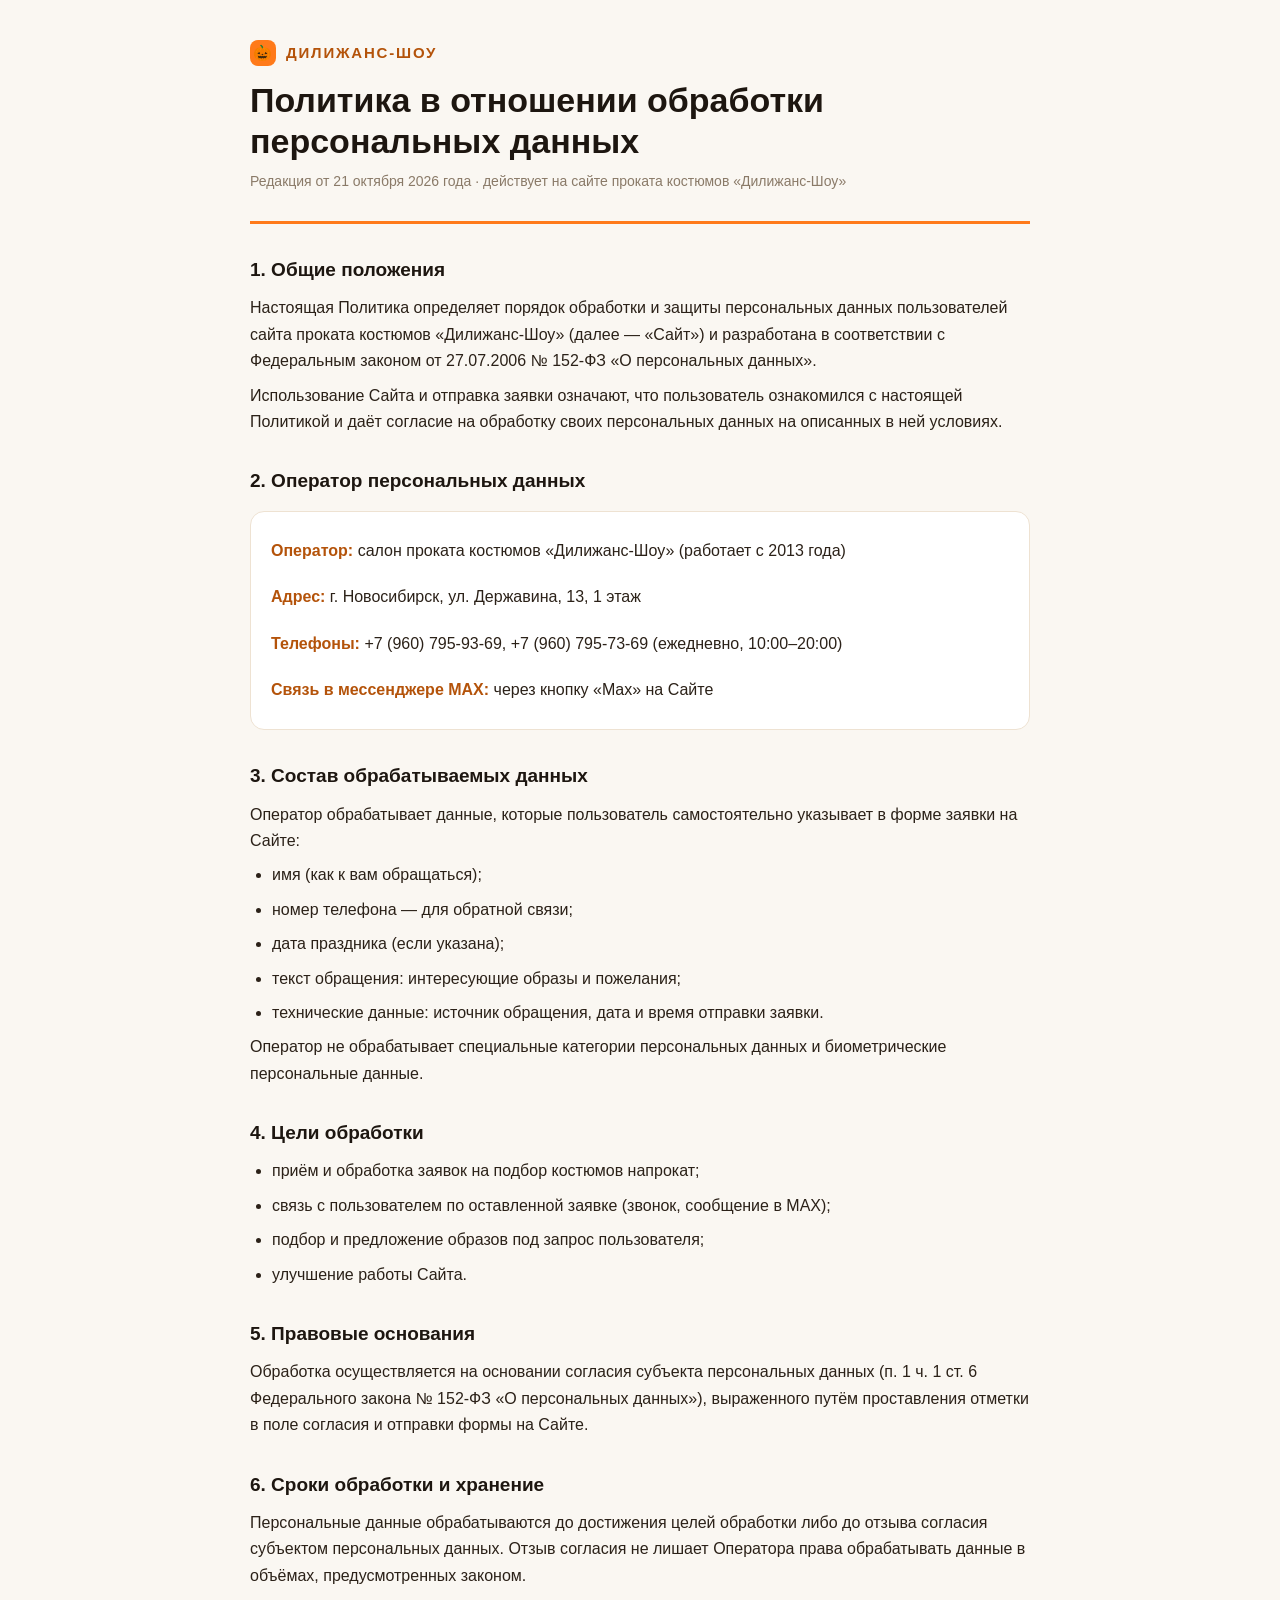
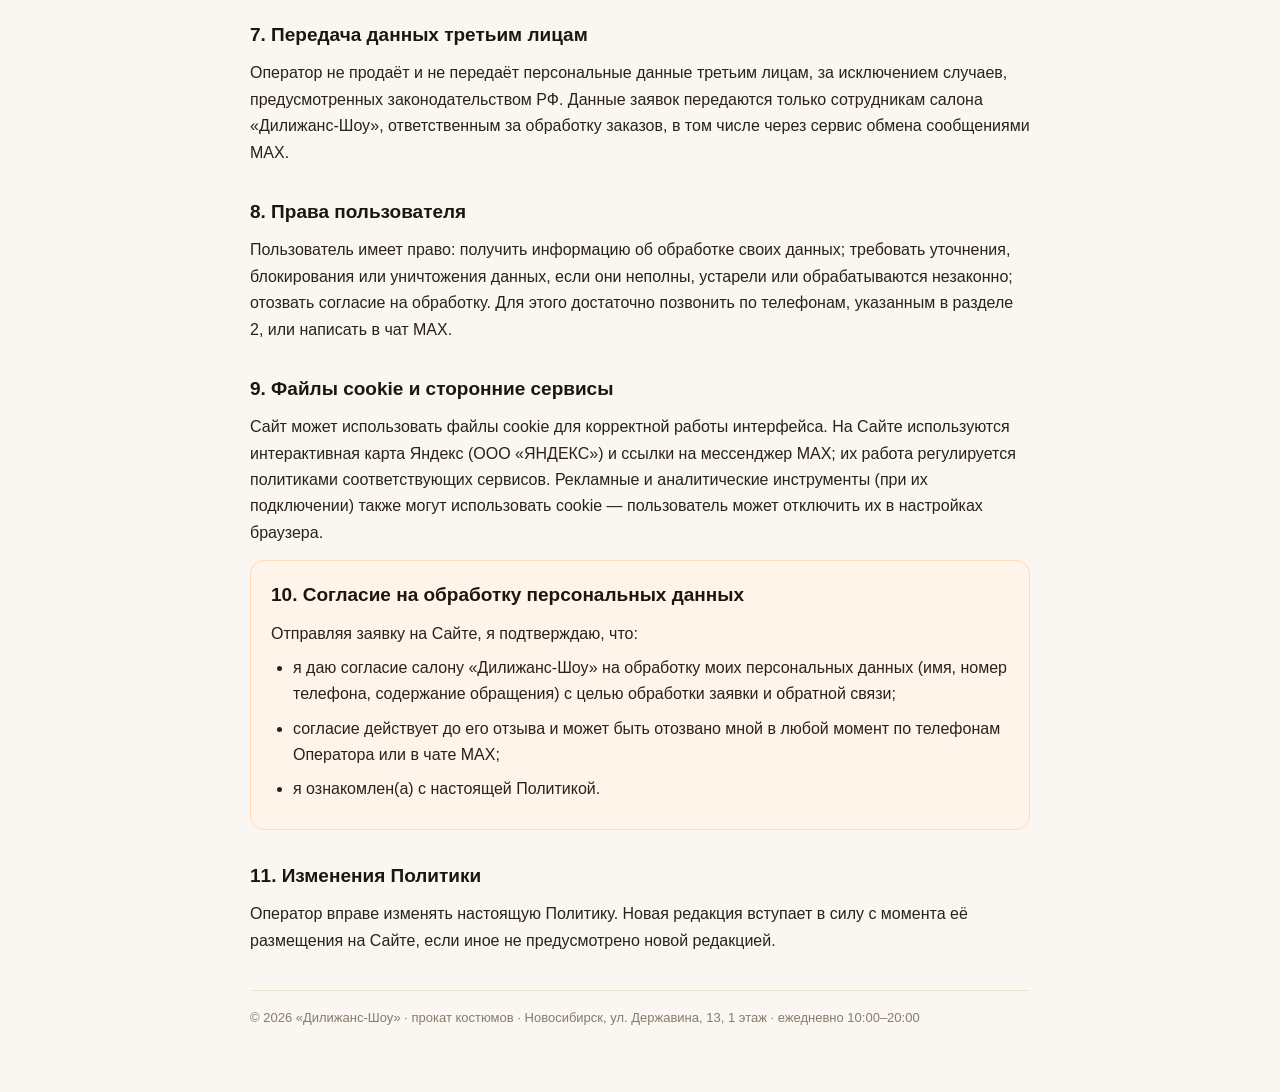
<file: privacy.html>
<!DOCTYPE html>
<html lang="ru">
<head>
<meta charset="utf-8">
<meta name="viewport" content="width=device-width, initial-scale=1">
<title>Политика конфиденциальности — Дилижанс-Шоу</title>
<meta name="robots" content="noindex">
<style>
  :root { color-scheme: light; }
  * { box-sizing: border-box; margin: 0; padding: 0; }
  body {
    font-family: -apple-system, BlinkMacSystemFont, "Segoe UI", Roboto, "Helvetica Neue", Arial, sans-serif;
    background: #faf7f2; color: #2b2118; line-height: 1.65; font-size: 16px;
  }
  .page { max-width: 820px; margin: 0 auto; padding: 40px 20px 64px; }
  header.doc { border-bottom: 3px solid #ff7a1a; padding-bottom: 20px; margin-bottom: 28px; }
  .brand { display: inline-flex; align-items: center; gap: 10px; font-weight: 700; font-size: 15px; letter-spacing: .12em; text-transform: uppercase; color: #b4530a; }
  .brand .dot { width: 26px; height: 26px; border-radius: 8px; background: #ff7a1a; color: #fff; display: inline-flex; align-items: center; justify-content: center; font-size: 15px; }
  h1 { font-size: clamp(24px, 4vw, 34px); line-height: 1.2; margin-top: 14px; color: #1d1610; }
  .revision { color: #8a7a68; font-size: 14px; margin-top: 8px; }
  h2 { font-size: 19px; margin: 30px 0 10px; color: #1d1610; }
  p, li { margin: 8px 0; }
  ul { padding-left: 22px; }
  .card { background: #fff; border: 1px solid #eee2d2; border-radius: 14px; padding: 18px 20px; margin: 14px 0; }
  .card b { color: #b4530a; }
  .consent { background: #fff4ea; border: 1px solid #ffd9b8; border-radius: 14px; padding: 18px 20px; margin: 14px 0; }
  .consent h2 { margin-top: 0; }
  .contacts { display: flex; flex-direction: column; gap: 4px; }
  a { color: #c0560d; }
  footer { margin-top: 36px; padding-top: 16px; border-top: 1px solid #eee2d2; color: #8a7a68; font-size: 13px; }
  @media print { body { background:#fff } .page { padding: 0 } }
</style>
</head>
<body>
<div class="page">
  <header class="doc">
    <span class="brand"><span class="dot">🎃</span> Дилижанс-Шоу</span>
    <h1>Политика в отношении обработки персональных данных</h1>
    <p class="revision">Редакция от 21 октября 2026 года · действует на сайте проката костюмов «Дилижанс-Шоу»</p>
  </header>

  <h2>1. Общие положения</h2>
  <p>Настоящая Политика определяет порядок обработки и защиты персональных данных пользователей сайта проката костюмов «Дилижанс-Шоу» (далее — «Сайт») и разработана в соответствии с Федеральным законом от 27.07.2006 № 152-ФЗ «О персональных данных».</p>
  <p>Использование Сайта и отправка заявки означают, что пользователь ознакомился с настоящей Политикой и даёт согласие на обработку своих персональных данных на описанных в ней условиях.</p>

  <h2>2. Оператор персональных данных</h2>
  <div class="card contacts">
    <p><b>Оператор:</b> салон проката костюмов «Дилижанс-Шоу» (работает с 2013 года)</p>
    <p><b>Адрес:</b> г. Новосибирск, ул. Державина, 13, 1 этаж</p>
    <p><b>Телефоны:</b> +7 (960) 795-93-69, +7 (960) 795-73-69 (ежедневно, 10:00–20:00)</p>
    <p><b>Связь в мессенджере MAX:</b> через кнопку «Max» на Сайте</p>
  </div>

  <h2>3. Состав обрабатываемых данных</h2>
  <p>Оператор обрабатывает данные, которые пользователь самостоятельно указывает в форме заявки на Сайте:</p>
  <ul>
    <li>имя (как к вам обращаться);</li>
    <li>номер телефона — для обратной связи;</li>
    <li>дата праздника (если указана);</li>
    <li>текст обращения: интересующие образы и пожелания;</li>
    <li>технические данные: источник обращения, дата и время отправки заявки.</li>
  </ul>
  <p>Оператор не обрабатывает специальные категории персональных данных и биометрические персональные данные.</p>

  <h2>4. Цели обработки</h2>
  <ul>
    <li>приём и обработка заявок на подбор костюмов напрокат;</li>
    <li>связь с пользователем по оставленной заявке (звонок, сообщение в MAX);</li>
    <li>подбор и предложение образов под запрос пользователя;</li>
    <li>улучшение работы Сайта.</li>
  </ul>

  <h2>5. Правовые основания</h2>
  <p>Обработка осуществляется на основании согласия субъекта персональных данных (п. 1 ч. 1 ст. 6 Федерального закона № 152-ФЗ «О персональных данных»), выраженного путём проставления отметки в поле согласия и отправки формы на Сайте.</p>

  <h2>6. Сроки обработки и хранение</h2>
  <p>Персональные данные обрабатываются до достижения целей обработки либо до отзыва согласия субъектом персональных данных. Отзыв согласия не лишает Оператора права обрабатывать данные в объёмах, предусмотренных законом.</p>

  <h2>7. Передача данных третьим лицам</h2>
  <p>Оператор не продаёт и не передаёт персональные данные третьим лицам, за исключением случаев, предусмотренных законодательством РФ. Данные заявок передаются только сотрудникам салона «Дилижанс-Шоу», ответственным за обработку заказов, в том числе через сервис обмена сообщениями MAX.</p>

  <h2>8. Права пользователя</h2>
  <p>Пользователь имеет право: получить информацию об обработке своих данных; требовать уточнения, блокирования или уничтожения данных, если они неполны, устарели или обрабатываются незаконно; отозвать согласие на обработку. Для этого достаточно позвонить по телефонам, указанным в разделе 2, или написать в чат MAX.</p>

  <h2>9. Файлы cookie и сторонние сервисы</h2>
  <p>Сайт может использовать файлы cookie для корректной работы интерфейса. На Сайте используются интерактивная карта Яндекс (ООО «ЯНДЕКС») и ссылки на мессенджер MAX; их работа регулируется политиками соответствующих сервисов. Рекламные и аналитические инструменты (при их подключении) также могут использовать cookie — пользователь может отключить их в настройках браузера.</p>

  <div class="consent">
    <h2>10. Согласие на обработку персональных данных</h2>
    <p>Отправляя заявку на Сайте, я подтверждаю, что:</p>
    <ul>
      <li>я даю согласие салону «Дилижанс-Шоу» на обработку моих персональных данных (имя, номер телефона, содержание обращения) с целью обработки заявки и обратной связи;</li>
      <li>согласие действует до его отзыва и может быть отозвано мной в любой момент по телефонам Оператора или в чате MAX;</li>
      <li>я ознакомлен(а) с настоящей Политикой.</li>
    </ul>
  </div>

  <h2>11. Изменения Политики</h2>
  <p>Оператор вправе изменять настоящую Политику. Новая редакция вступает в силу с момента её размещения на Сайте, если иное не предусмотрено новой редакцией.</p>

  <footer>
    © 2026 «Дилижанс-Шоу» · прокат костюмов · Новосибирск, ул. Державина, 13, 1 этаж · ежедневно 10:00–20:00
  </footer>
</div>
</body>
</html>
</file>
<file: _next/static/chunks/bb6c74bbae4929c9.css>
@font-face{font-family:Cormorant;font-style:italic;font-weight:500;font-display:swap;src:url(../media/d2ff16fccf6039e5-s.a246fcbf.woff2)format("woff2");unicode-range:U+460-52F,U+1C80-1C8A,U+20B4,U+2DE0-2DFF,U+A640-A69F,U+FE2E-FE2F}@font-face{font-family:Cormorant;font-style:italic;font-weight:500;font-display:swap;src:url(../media/33d604577f319f36-s.p.477e4fbf.woff2)format("woff2");unicode-range:U+301,U+400-45F,U+490-491,U+4B0-4B1,U+2116}@font-face{font-family:Cormorant;font-style:italic;font-weight:500;font-display:swap;src:url(../media/cb72272a4a93c7ca-s.0d4bfb5e.woff2)format("woff2");unicode-range:U+102-103,U+110-111,U+128-129,U+168-169,U+1A0-1A1,U+1AF-1B0,U+300-301,U+303-304,U+308-309,U+323,U+329,U+1EA0-1EF9,U+20AB}@font-face{font-family:Cormorant;font-style:italic;font-weight:500;font-display:swap;src:url(../media/6ec79a9e69808d52-s.65273075.woff2)format("woff2");unicode-range:U+100-2BA,U+2BD-2C5,U+2C7-2CC,U+2CE-2D7,U+2DD-2FF,U+304,U+308,U+329,U+1D00-1DBF,U+1E00-1E9F,U+1EF2-1EFF,U+2020,U+20A0-20AB,U+20AD-20C4,U+2113,U+2C60-2C7F,U+A720-A7FF}@font-face{font-family:Cormorant;font-style:italic;font-weight:500;font-display:swap;src:url(../media/61f83d1116c3c119-s.p.8bb7ebb8.woff2)format("woff2");unicode-range:U+??,U+131,U+152-153,U+2BB-2BC,U+2C6,U+2DA,U+2DC,U+304,U+308,U+329,U+2000-206F,U+20AC,U+2122,U+2191,U+2193,U+2212,U+2215,U+FEFF,U+FFFD}@font-face{font-family:Cormorant;font-style:italic;font-weight:600;font-display:swap;src:url(../media/d2ff16fccf6039e5-s.a246fcbf.woff2)format("woff2");unicode-range:U+460-52F,U+1C80-1C8A,U+20B4,U+2DE0-2DFF,U+A640-A69F,U+FE2E-FE2F}@font-face{font-family:Cormorant;font-style:italic;font-weight:600;font-display:swap;src:url(../media/33d604577f319f36-s.p.477e4fbf.woff2)format("woff2");unicode-range:U+301,U+400-45F,U+490-491,U+4B0-4B1,U+2116}@font-face{font-family:Cormorant;font-style:italic;font-weight:600;font-display:swap;src:url(../media/cb72272a4a93c7ca-s.0d4bfb5e.woff2)format("woff2");unicode-range:U+102-103,U+110-111,U+128-129,U+168-169,U+1A0-1A1,U+1AF-1B0,U+300-301,U+303-304,U+308-309,U+323,U+329,U+1EA0-1EF9,U+20AB}@font-face{font-family:Cormorant;font-style:italic;font-weight:600;font-display:swap;src:url(../media/6ec79a9e69808d52-s.65273075.woff2)format("woff2");unicode-range:U+100-2BA,U+2BD-2C5,U+2C7-2CC,U+2CE-2D7,U+2DD-2FF,U+304,U+308,U+329,U+1D00-1DBF,U+1E00-1E9F,U+1EF2-1EFF,U+2020,U+20A0-20AB,U+20AD-20C4,U+2113,U+2C60-2C7F,U+A720-A7FF}@font-face{font-family:Cormorant;font-style:italic;font-weight:600;font-display:swap;src:url(../media/61f83d1116c3c119-s.p.8bb7ebb8.woff2)format("woff2");unicode-range:U+??,U+131,U+152-153,U+2BB-2BC,U+2C6,U+2DA,U+2DC,U+304,U+308,U+329,U+2000-206F,U+20AC,U+2122,U+2191,U+2193,U+2212,U+2215,U+FEFF,U+FFFD}@font-face{font-family:Cormorant;font-style:italic;font-weight:700;font-display:swap;src:url(../media/d2ff16fccf6039e5-s.a246fcbf.woff2)format("woff2");unicode-range:U+460-52F,U+1C80-1C8A,U+20B4,U+2DE0-2DFF,U+A640-A69F,U+FE2E-FE2F}@font-face{font-family:Cormorant;font-style:italic;font-weight:700;font-display:swap;src:url(../media/33d604577f319f36-s.p.477e4fbf.woff2)format("woff2");unicode-range:U+301,U+400-45F,U+490-491,U+4B0-4B1,U+2116}@font-face{font-family:Cormorant;font-style:italic;font-weight:700;font-display:swap;src:url(../media/cb72272a4a93c7ca-s.0d4bfb5e.woff2)format("woff2");unicode-range:U+102-103,U+110-111,U+128-129,U+168-169,U+1A0-1A1,U+1AF-1B0,U+300-301,U+303-304,U+308-309,U+323,U+329,U+1EA0-1EF9,U+20AB}@font-face{font-family:Cormorant;font-style:italic;font-weight:700;font-display:swap;src:url(../media/6ec79a9e69808d52-s.65273075.woff2)format("woff2");unicode-range:U+100-2BA,U+2BD-2C5,U+2C7-2CC,U+2CE-2D7,U+2DD-2FF,U+304,U+308,U+329,U+1D00-1DBF,U+1E00-1E9F,U+1EF2-1EFF,U+2020,U+20A0-20AB,U+20AD-20C4,U+2113,U+2C60-2C7F,U+A720-A7FF}@font-face{font-family:Cormorant;font-style:italic;font-weight:700;font-display:swap;src:url(../media/61f83d1116c3c119-s.p.8bb7ebb8.woff2)format("woff2");unicode-range:U+??,U+131,U+152-153,U+2BB-2BC,U+2C6,U+2DA,U+2DC,U+304,U+308,U+329,U+2000-206F,U+20AC,U+2122,U+2191,U+2193,U+2212,U+2215,U+FEFF,U+FFFD}@font-face{font-family:Cormorant;font-style:normal;font-weight:500;font-display:swap;src:url(../media/a411a32db4b3826f-s.f07b9315.woff2)format("woff2");unicode-range:U+460-52F,U+1C80-1C8A,U+20B4,U+2DE0-2DFF,U+A640-A69F,U+FE2E-FE2F}@font-face{font-family:Cormorant;font-style:normal;font-weight:500;font-display:swap;src:url(../media/b27a2cd9989897de-s.p.f124efcd.woff2)format("woff2");unicode-range:U+301,U+400-45F,U+490-491,U+4B0-4B1,U+2116}@font-face{font-family:Cormorant;font-style:normal;font-weight:500;font-display:swap;src:url(../media/1defe2f535e9e229-s.c8d2b5f7.woff2)format("woff2");unicode-range:U+102-103,U+110-111,U+128-129,U+168-169,U+1A0-1A1,U+1AF-1B0,U+300-301,U+303-304,U+308-309,U+323,U+329,U+1EA0-1EF9,U+20AB}@font-face{font-family:Cormorant;font-style:normal;font-weight:500;font-display:swap;src:url(../media/48aba64d9212b746-s.200a4b13.woff2)format("woff2");unicode-range:U+100-2BA,U+2BD-2C5,U+2C7-2CC,U+2CE-2D7,U+2DD-2FF,U+304,U+308,U+329,U+1D00-1DBF,U+1E00-1E9F,U+1EF2-1EFF,U+2020,U+20A0-20AB,U+20AD-20C4,U+2113,U+2C60-2C7F,U+A720-A7FF}@font-face{font-family:Cormorant;font-style:normal;font-weight:500;font-display:swap;src:url(../media/daa29454a3e61cb2-s.p.ae97aa8d.woff2)format("woff2");unicode-range:U+??,U+131,U+152-153,U+2BB-2BC,U+2C6,U+2DA,U+2DC,U+304,U+308,U+329,U+2000-206F,U+20AC,U+2122,U+2191,U+2193,U+2212,U+2215,U+FEFF,U+FFFD}@font-face{font-family:Cormorant;font-style:normal;font-weight:600;font-display:swap;src:url(../media/a411a32db4b3826f-s.f07b9315.woff2)format("woff2");unicode-range:U+460-52F,U+1C80-1C8A,U+20B4,U+2DE0-2DFF,U+A640-A69F,U+FE2E-FE2F}@font-face{font-family:Cormorant;font-style:normal;font-weight:600;font-display:swap;src:url(../media/b27a2cd9989897de-s.p.f124efcd.woff2)format("woff2");unicode-range:U+301,U+400-45F,U+490-491,U+4B0-4B1,U+2116}@font-face{font-family:Cormorant;font-style:normal;font-weight:600;font-display:swap;src:url(../media/1defe2f535e9e229-s.c8d2b5f7.woff2)format("woff2");unicode-range:U+102-103,U+110-111,U+128-129,U+168-169,U+1A0-1A1,U+1AF-1B0,U+300-301,U+303-304,U+308-309,U+323,U+329,U+1EA0-1EF9,U+20AB}@font-face{font-family:Cormorant;font-style:normal;font-weight:600;font-display:swap;src:url(../media/48aba64d9212b746-s.200a4b13.woff2)format("woff2");unicode-range:U+100-2BA,U+2BD-2C5,U+2C7-2CC,U+2CE-2D7,U+2DD-2FF,U+304,U+308,U+329,U+1D00-1DBF,U+1E00-1E9F,U+1EF2-1EFF,U+2020,U+20A0-20AB,U+20AD-20C4,U+2113,U+2C60-2C7F,U+A720-A7FF}@font-face{font-family:Cormorant;font-style:normal;font-weight:600;font-display:swap;src:url(../media/daa29454a3e61cb2-s.p.ae97aa8d.woff2)format("woff2");unicode-range:U+??,U+131,U+152-153,U+2BB-2BC,U+2C6,U+2DA,U+2DC,U+304,U+308,U+329,U+2000-206F,U+20AC,U+2122,U+2191,U+2193,U+2212,U+2215,U+FEFF,U+FFFD}@font-face{font-family:Cormorant;font-style:normal;font-weight:700;font-display:swap;src:url(../media/a411a32db4b3826f-s.f07b9315.woff2)format("woff2");unicode-range:U+460-52F,U+1C80-1C8A,U+20B4,U+2DE0-2DFF,U+A640-A69F,U+FE2E-FE2F}@font-face{font-family:Cormorant;font-style:normal;font-weight:700;font-display:swap;src:url(../media/b27a2cd9989897de-s.p.f124efcd.woff2)format("woff2");unicode-range:U+301,U+400-45F,U+490-491,U+4B0-4B1,U+2116}@font-face{font-family:Cormorant;font-style:normal;font-weight:700;font-display:swap;src:url(../media/1defe2f535e9e229-s.c8d2b5f7.woff2)format("woff2");unicode-range:U+102-103,U+110-111,U+128-129,U+168-169,U+1A0-1A1,U+1AF-1B0,U+300-301,U+303-304,U+308-309,U+323,U+329,U+1EA0-1EF9,U+20AB}@font-face{font-family:Cormorant;font-style:normal;font-weight:700;font-display:swap;src:url(../media/48aba64d9212b746-s.200a4b13.woff2)format("woff2");unicode-range:U+100-2BA,U+2BD-2C5,U+2C7-2CC,U+2CE-2D7,U+2DD-2FF,U+304,U+308,U+329,U+1D00-1DBF,U+1E00-1E9F,U+1EF2-1EFF,U+2020,U+20A0-20AB,U+20AD-20C4,U+2113,U+2C60-2C7F,U+A720-A7FF}@font-face{font-family:Cormorant;font-style:normal;font-weight:700;font-display:swap;src:url(../media/daa29454a3e61cb2-s.p.ae97aa8d.woff2)format("woff2");unicode-range:U+??,U+131,U+152-153,U+2BB-2BC,U+2C6,U+2DA,U+2DC,U+304,U+308,U+329,U+2000-206F,U+20AC,U+2122,U+2191,U+2193,U+2212,U+2215,U+FEFF,U+FFFD}@font-face{font-family:Cormorant Fallback;src:local(Times New Roman);ascent-override:95.52%;descent-override:29.67%;line-gap-override:0.0%;size-adjust:96.74%}.cormorant_fc472039-module__pg3DOq__className{font-family:Cormorant,Cormorant Fallback}.cormorant_fc472039-module__pg3DOq__variable{--font-cormorant:"Cormorant","Cormorant Fallback"}
@font-face{font-family:Onest;font-style:normal;font-weight:400;font-display:swap;src:url(../media/4084ce120da2621a-s.829e622f.woff2)format("woff2");unicode-range:U+460-52F,U+1C80-1C8A,U+20B4,U+2DE0-2DFF,U+A640-A69F,U+FE2E-FE2F}@font-face{font-family:Onest;font-style:normal;font-weight:400;font-display:swap;src:url(../media/16d91c780434f2ce-s.p.b7df561f.woff2)format("woff2");unicode-range:U+301,U+400-45F,U+490-491,U+4B0-4B1,U+2116}@font-face{font-family:Onest;font-style:normal;font-weight:400;font-display:swap;src:url(../media/a45e4938f2a14ebd-s.1a8d3fb3.woff2)format("woff2");unicode-range:U+302-303,U+305,U+307-308,U+310,U+312,U+315,U+31A,U+326-327,U+32C,U+32F-330,U+332-333,U+338,U+33A,U+346,U+34D,U+391-3A1,U+3A3-3A9,U+3B1-3C9,U+3D1,U+3D5-3D6,U+3F0-3F1,U+3F4-3F5,U+2016-2017,U+2034-2038,U+203C,U+2040,U+2043,U+2047,U+2050,U+2057,U+205F,U+2070-2071,U+2074-209F,U+20D0-20DC,U+20E1,U+20E5-20EF,U+2100-2112,U+2114-2115,U+2117-2121,U+2123-214F,U+2190,U+2192,U+2194-21AE,U+21B0-21E5,U+21F1-21F2,U+21F4-2211,U+2213-2214,U+2216-22FF,U+2308-230B,U+2310,U+2319,U+231C-2321,U+2336-237A,U+237C,U+2395,U+239B-23B7,U+23D0,U+23DC-23E1,U+2474-2475,U+25AF,U+25B3,U+25B7,U+25BD,U+25C1,U+25CA,U+25CC,U+25FB,U+266D-266F,U+27C0-27FF,U+2900-2AFF,U+2B0E-2B11,U+2B30-2B4C,U+2BFE,U+3030,U+FF5B,U+FF5D,U+1D400-1D7FF,U+1EE??}@font-face{font-family:Onest;font-style:normal;font-weight:400;font-display:swap;src:url(../media/611a8bd7707cff25-s.2e2f81f8.woff2)format("woff2");unicode-range:U+1-C,U+E-1F,U+7F-9F,U+20DD-20E0,U+20E2-20E4,U+2150-218F,U+2190,U+2192,U+2194-2199,U+21AF,U+21E6-21F0,U+21F3,U+2218-2219,U+2299,U+22C4-22C6,U+2300-243F,U+2440-244A,U+2460-24FF,U+25A0-27BF,U+28??,U+2921-2922,U+2981,U+29BF,U+29EB,U+2B??,U+4DC0-4DFF,U+FFF9-FFFB,U+10140-1018E,U+10190-1019C,U+101A0,U+101D0-101FD,U+102E0-102FB,U+10E60-10E7E,U+1D2C0-1D2D3,U+1D2E0-1D37F,U+1F0??,U+1F100-1F1AE,U+1F1E6-1F1FF,U+1F30D-1F30F,U+1F315,U+1F31C,U+1F31E,U+1F320-1F32C,U+1F336,U+1F378,U+1F37D,U+1F382,U+1F393-1F39F,U+1F3A7-1F3A8,U+1F3AC-1F3AF,U+1F3C2,U+1F3C4-1F3C6,U+1F3CA-1F3CE,U+1F3D4-1F3E0,U+1F3ED,U+1F3F1-1F3F3,U+1F3F5-1F3F7,U+1F408,U+1F415,U+1F41F,U+1F426,U+1F43F,U+1F441-1F442,U+1F444,U+1F446-1F449,U+1F44C-1F44E,U+1F453,U+1F46A,U+1F47D,U+1F4A3,U+1F4B0,U+1F4B3,U+1F4B9,U+1F4BB,U+1F4BF,U+1F4C8-1F4CB,U+1F4D6,U+1F4DA,U+1F4DF,U+1F4E3-1F4E6,U+1F4EA-1F4ED,U+1F4F7,U+1F4F9-1F4FB,U+1F4FD-1F4FE,U+1F503,U+1F507-1F50B,U+1F50D,U+1F512-1F513,U+1F53E-1F54A,U+1F54F-1F5FA,U+1F610,U+1F650-1F67F,U+1F687,U+1F68D,U+1F691,U+1F694,U+1F698,U+1F6AD,U+1F6B2,U+1F6B9-1F6BA,U+1F6BC,U+1F6C6-1F6CF,U+1F6D3-1F6D7,U+1F6E0-1F6EA,U+1F6F0-1F6F3,U+1F6F7-1F6FC,U+1F700-1F80B,U+1F810-1F847,U+1F850-1F859,U+1F860-1F887,U+1F890-1F8AD,U+1F8B0-1F8BB,U+1F8C0-1F8C1,U+1F8D0-1F8D8,U+1F900-1F90B,U+1F93B,U+1F946,U+1F984,U+1F996,U+1F9E9,U+1FA00-1FA6F,U+1FA70-1FA7C,U+1FA80-1FAC6,U+1FAC8,U+1FACC-1FADD,U+1FADF-1FAEB,U+1FAEF-1FAFA,U+1FB??}@font-face{font-family:Onest;font-style:normal;font-weight:400;font-display:swap;src:url(../media/4d81d00cb6dc755c-s.e9a126a2.woff2)format("woff2");unicode-range:U+102-103,U+110-111,U+128-129,U+168-169,U+1A0-1A1,U+1AF-1B0,U+300-301,U+303-304,U+308-309,U+323,U+329,U+1EA0-1EF9,U+20AB}@font-face{font-family:Onest;font-style:normal;font-weight:400;font-display:swap;src:url(../media/ef79401ea952b7f0-s.41acb371.woff2)format("woff2");unicode-range:U+100-2BA,U+2BD-2C5,U+2C7-2CC,U+2CE-2D7,U+2DD-2FF,U+304,U+308,U+329,U+1D00-1DBF,U+1E00-1E9F,U+1EF2-1EFF,U+2020,U+20A0-20AB,U+20AD-20C4,U+2113,U+2C60-2C7F,U+A720-A7FF}@font-face{font-family:Onest;font-style:normal;font-weight:400;font-display:swap;src:url(../media/8800dfc60902df36-s.p.d48c4d68.woff2)format("woff2");unicode-range:U+??,U+131,U+152-153,U+2BB-2BC,U+2C6,U+2DA,U+2DC,U+304,U+308,U+329,U+2000-206F,U+20AC,U+2122,U+2191,U+2193,U+2212,U+2215,U+FEFF,U+FFFD}@font-face{font-family:Onest;font-style:normal;font-weight:500;font-display:swap;src:url(../media/4084ce120da2621a-s.829e622f.woff2)format("woff2");unicode-range:U+460-52F,U+1C80-1C8A,U+20B4,U+2DE0-2DFF,U+A640-A69F,U+FE2E-FE2F}@font-face{font-family:Onest;font-style:normal;font-weight:500;font-display:swap;src:url(../media/16d91c780434f2ce-s.p.b7df561f.woff2)format("woff2");unicode-range:U+301,U+400-45F,U+490-491,U+4B0-4B1,U+2116}@font-face{font-family:Onest;font-style:normal;font-weight:500;font-display:swap;src:url(../media/a45e4938f2a14ebd-s.1a8d3fb3.woff2)format("woff2");unicode-range:U+302-303,U+305,U+307-308,U+310,U+312,U+315,U+31A,U+326-327,U+32C,U+32F-330,U+332-333,U+338,U+33A,U+346,U+34D,U+391-3A1,U+3A3-3A9,U+3B1-3C9,U+3D1,U+3D5-3D6,U+3F0-3F1,U+3F4-3F5,U+2016-2017,U+2034-2038,U+203C,U+2040,U+2043,U+2047,U+2050,U+2057,U+205F,U+2070-2071,U+2074-209F,U+20D0-20DC,U+20E1,U+20E5-20EF,U+2100-2112,U+2114-2115,U+2117-2121,U+2123-214F,U+2190,U+2192,U+2194-21AE,U+21B0-21E5,U+21F1-21F2,U+21F4-2211,U+2213-2214,U+2216-22FF,U+2308-230B,U+2310,U+2319,U+231C-2321,U+2336-237A,U+237C,U+2395,U+239B-23B7,U+23D0,U+23DC-23E1,U+2474-2475,U+25AF,U+25B3,U+25B7,U+25BD,U+25C1,U+25CA,U+25CC,U+25FB,U+266D-266F,U+27C0-27FF,U+2900-2AFF,U+2B0E-2B11,U+2B30-2B4C,U+2BFE,U+3030,U+FF5B,U+FF5D,U+1D400-1D7FF,U+1EE??}@font-face{font-family:Onest;font-style:normal;font-weight:500;font-display:swap;src:url(../media/611a8bd7707cff25-s.2e2f81f8.woff2)format("woff2");unicode-range:U+1-C,U+E-1F,U+7F-9F,U+20DD-20E0,U+20E2-20E4,U+2150-218F,U+2190,U+2192,U+2194-2199,U+21AF,U+21E6-21F0,U+21F3,U+2218-2219,U+2299,U+22C4-22C6,U+2300-243F,U+2440-244A,U+2460-24FF,U+25A0-27BF,U+28??,U+2921-2922,U+2981,U+29BF,U+29EB,U+2B??,U+4DC0-4DFF,U+FFF9-FFFB,U+10140-1018E,U+10190-1019C,U+101A0,U+101D0-101FD,U+102E0-102FB,U+10E60-10E7E,U+1D2C0-1D2D3,U+1D2E0-1D37F,U+1F0??,U+1F100-1F1AE,U+1F1E6-1F1FF,U+1F30D-1F30F,U+1F315,U+1F31C,U+1F31E,U+1F320-1F32C,U+1F336,U+1F378,U+1F37D,U+1F382,U+1F393-1F39F,U+1F3A7-1F3A8,U+1F3AC-1F3AF,U+1F3C2,U+1F3C4-1F3C6,U+1F3CA-1F3CE,U+1F3D4-1F3E0,U+1F3ED,U+1F3F1-1F3F3,U+1F3F5-1F3F7,U+1F408,U+1F415,U+1F41F,U+1F426,U+1F43F,U+1F441-1F442,U+1F444,U+1F446-1F449,U+1F44C-1F44E,U+1F453,U+1F46A,U+1F47D,U+1F4A3,U+1F4B0,U+1F4B3,U+1F4B9,U+1F4BB,U+1F4BF,U+1F4C8-1F4CB,U+1F4D6,U+1F4DA,U+1F4DF,U+1F4E3-1F4E6,U+1F4EA-1F4ED,U+1F4F7,U+1F4F9-1F4FB,U+1F4FD-1F4FE,U+1F503,U+1F507-1F50B,U+1F50D,U+1F512-1F513,U+1F53E-1F54A,U+1F54F-1F5FA,U+1F610,U+1F650-1F67F,U+1F687,U+1F68D,U+1F691,U+1F694,U+1F698,U+1F6AD,U+1F6B2,U+1F6B9-1F6BA,U+1F6BC,U+1F6C6-1F6CF,U+1F6D3-1F6D7,U+1F6E0-1F6EA,U+1F6F0-1F6F3,U+1F6F7-1F6FC,U+1F700-1F80B,U+1F810-1F847,U+1F850-1F859,U+1F860-1F887,U+1F890-1F8AD,U+1F8B0-1F8BB,U+1F8C0-1F8C1,U+1F8D0-1F8D8,U+1F900-1F90B,U+1F93B,U+1F946,U+1F984,U+1F996,U+1F9E9,U+1FA00-1FA6F,U+1FA70-1FA7C,U+1FA80-1FAC6,U+1FAC8,U+1FACC-1FADD,U+1FADF-1FAEB,U+1FAEF-1FAFA,U+1FB??}@font-face{font-family:Onest;font-style:normal;font-weight:500;font-display:swap;src:url(../media/4d81d00cb6dc755c-s.e9a126a2.woff2)format("woff2");unicode-range:U+102-103,U+110-111,U+128-129,U+168-169,U+1A0-1A1,U+1AF-1B0,U+300-301,U+303-304,U+308-309,U+323,U+329,U+1EA0-1EF9,U+20AB}@font-face{font-family:Onest;font-style:normal;font-weight:500;font-display:swap;src:url(../media/ef79401ea952b7f0-s.41acb371.woff2)format("woff2");unicode-range:U+100-2BA,U+2BD-2C5,U+2C7-2CC,U+2CE-2D7,U+2DD-2FF,U+304,U+308,U+329,U+1D00-1DBF,U+1E00-1E9F,U+1EF2-1EFF,U+2020,U+20A0-20AB,U+20AD-20C4,U+2113,U+2C60-2C7F,U+A720-A7FF}@font-face{font-family:Onest;font-style:normal;font-weight:500;font-display:swap;src:url(../media/8800dfc60902df36-s.p.d48c4d68.woff2)format("woff2");unicode-range:U+??,U+131,U+152-153,U+2BB-2BC,U+2C6,U+2DA,U+2DC,U+304,U+308,U+329,U+2000-206F,U+20AC,U+2122,U+2191,U+2193,U+2212,U+2215,U+FEFF,U+FFFD}@font-face{font-family:Onest;font-style:normal;font-weight:600;font-display:swap;src:url(../media/4084ce120da2621a-s.829e622f.woff2)format("woff2");unicode-range:U+460-52F,U+1C80-1C8A,U+20B4,U+2DE0-2DFF,U+A640-A69F,U+FE2E-FE2F}@font-face{font-family:Onest;font-style:normal;font-weight:600;font-display:swap;src:url(../media/16d91c780434f2ce-s.p.b7df561f.woff2)format("woff2");unicode-range:U+301,U+400-45F,U+490-491,U+4B0-4B1,U+2116}@font-face{font-family:Onest;font-style:normal;font-weight:600;font-display:swap;src:url(../media/a45e4938f2a14ebd-s.1a8d3fb3.woff2)format("woff2");unicode-range:U+302-303,U+305,U+307-308,U+310,U+312,U+315,U+31A,U+326-327,U+32C,U+32F-330,U+332-333,U+338,U+33A,U+346,U+34D,U+391-3A1,U+3A3-3A9,U+3B1-3C9,U+3D1,U+3D5-3D6,U+3F0-3F1,U+3F4-3F5,U+2016-2017,U+2034-2038,U+203C,U+2040,U+2043,U+2047,U+2050,U+2057,U+205F,U+2070-2071,U+2074-209F,U+20D0-20DC,U+20E1,U+20E5-20EF,U+2100-2112,U+2114-2115,U+2117-2121,U+2123-214F,U+2190,U+2192,U+2194-21AE,U+21B0-21E5,U+21F1-21F2,U+21F4-2211,U+2213-2214,U+2216-22FF,U+2308-230B,U+2310,U+2319,U+231C-2321,U+2336-237A,U+237C,U+2395,U+239B-23B7,U+23D0,U+23DC-23E1,U+2474-2475,U+25AF,U+25B3,U+25B7,U+25BD,U+25C1,U+25CA,U+25CC,U+25FB,U+266D-266F,U+27C0-27FF,U+2900-2AFF,U+2B0E-2B11,U+2B30-2B4C,U+2BFE,U+3030,U+FF5B,U+FF5D,U+1D400-1D7FF,U+1EE??}@font-face{font-family:Onest;font-style:normal;font-weight:600;font-display:swap;src:url(../media/611a8bd7707cff25-s.2e2f81f8.woff2)format("woff2");unicode-range:U+1-C,U+E-1F,U+7F-9F,U+20DD-20E0,U+20E2-20E4,U+2150-218F,U+2190,U+2192,U+2194-2199,U+21AF,U+21E6-21F0,U+21F3,U+2218-2219,U+2299,U+22C4-22C6,U+2300-243F,U+2440-244A,U+2460-24FF,U+25A0-27BF,U+28??,U+2921-2922,U+2981,U+29BF,U+29EB,U+2B??,U+4DC0-4DFF,U+FFF9-FFFB,U+10140-1018E,U+10190-1019C,U+101A0,U+101D0-101FD,U+102E0-102FB,U+10E60-10E7E,U+1D2C0-1D2D3,U+1D2E0-1D37F,U+1F0??,U+1F100-1F1AE,U+1F1E6-1F1FF,U+1F30D-1F30F,U+1F315,U+1F31C,U+1F31E,U+1F320-1F32C,U+1F336,U+1F378,U+1F37D,U+1F382,U+1F393-1F39F,U+1F3A7-1F3A8,U+1F3AC-1F3AF,U+1F3C2,U+1F3C4-1F3C6,U+1F3CA-1F3CE,U+1F3D4-1F3E0,U+1F3ED,U+1F3F1-1F3F3,U+1F3F5-1F3F7,U+1F408,U+1F415,U+1F41F,U+1F426,U+1F43F,U+1F441-1F442,U+1F444,U+1F446-1F449,U+1F44C-1F44E,U+1F453,U+1F46A,U+1F47D,U+1F4A3,U+1F4B0,U+1F4B3,U+1F4B9,U+1F4BB,U+1F4BF,U+1F4C8-1F4CB,U+1F4D6,U+1F4DA,U+1F4DF,U+1F4E3-1F4E6,U+1F4EA-1F4ED,U+1F4F7,U+1F4F9-1F4FB,U+1F4FD-1F4FE,U+1F503,U+1F507-1F50B,U+1F50D,U+1F512-1F513,U+1F53E-1F54A,U+1F54F-1F5FA,U+1F610,U+1F650-1F67F,U+1F687,U+1F68D,U+1F691,U+1F694,U+1F698,U+1F6AD,U+1F6B2,U+1F6B9-1F6BA,U+1F6BC,U+1F6C6-1F6CF,U+1F6D3-1F6D7,U+1F6E0-1F6EA,U+1F6F0-1F6F3,U+1F6F7-1F6FC,U+1F700-1F80B,U+1F810-1F847,U+1F850-1F859,U+1F860-1F887,U+1F890-1F8AD,U+1F8B0-1F8BB,U+1F8C0-1F8C1,U+1F8D0-1F8D8,U+1F900-1F90B,U+1F93B,U+1F946,U+1F984,U+1F996,U+1F9E9,U+1FA00-1FA6F,U+1FA70-1FA7C,U+1FA80-1FAC6,U+1FAC8,U+1FACC-1FADD,U+1FADF-1FAEB,U+1FAEF-1FAFA,U+1FB??}@font-face{font-family:Onest;font-style:normal;font-weight:600;font-display:swap;src:url(../media/4d81d00cb6dc755c-s.e9a126a2.woff2)format("woff2");unicode-range:U+102-103,U+110-111,U+128-129,U+168-169,U+1A0-1A1,U+1AF-1B0,U+300-301,U+303-304,U+308-309,U+323,U+329,U+1EA0-1EF9,U+20AB}@font-face{font-family:Onest;font-style:normal;font-weight:600;font-display:swap;src:url(../media/ef79401ea952b7f0-s.41acb371.woff2)format("woff2");unicode-range:U+100-2BA,U+2BD-2C5,U+2C7-2CC,U+2CE-2D7,U+2DD-2FF,U+304,U+308,U+329,U+1D00-1DBF,U+1E00-1E9F,U+1EF2-1EFF,U+2020,U+20A0-20AB,U+20AD-20C4,U+2113,U+2C60-2C7F,U+A720-A7FF}@font-face{font-family:Onest;font-style:normal;font-weight:600;font-display:swap;src:url(../media/8800dfc60902df36-s.p.d48c4d68.woff2)format("woff2");unicode-range:U+??,U+131,U+152-153,U+2BB-2BC,U+2C6,U+2DA,U+2DC,U+304,U+308,U+329,U+2000-206F,U+20AC,U+2122,U+2191,U+2193,U+2212,U+2215,U+FEFF,U+FFFD}@font-face{font-family:Onest;font-style:normal;font-weight:700;font-display:swap;src:url(../media/4084ce120da2621a-s.829e622f.woff2)format("woff2");unicode-range:U+460-52F,U+1C80-1C8A,U+20B4,U+2DE0-2DFF,U+A640-A69F,U+FE2E-FE2F}@font-face{font-family:Onest;font-style:normal;font-weight:700;font-display:swap;src:url(../media/16d91c780434f2ce-s.p.b7df561f.woff2)format("woff2");unicode-range:U+301,U+400-45F,U+490-491,U+4B0-4B1,U+2116}@font-face{font-family:Onest;font-style:normal;font-weight:700;font-display:swap;src:url(../media/a45e4938f2a14ebd-s.1a8d3fb3.woff2)format("woff2");unicode-range:U+302-303,U+305,U+307-308,U+310,U+312,U+315,U+31A,U+326-327,U+32C,U+32F-330,U+332-333,U+338,U+33A,U+346,U+34D,U+391-3A1,U+3A3-3A9,U+3B1-3C9,U+3D1,U+3D5-3D6,U+3F0-3F1,U+3F4-3F5,U+2016-2017,U+2034-2038,U+203C,U+2040,U+2043,U+2047,U+2050,U+2057,U+205F,U+2070-2071,U+2074-209F,U+20D0-20DC,U+20E1,U+20E5-20EF,U+2100-2112,U+2114-2115,U+2117-2121,U+2123-214F,U+2190,U+2192,U+2194-21AE,U+21B0-21E5,U+21F1-21F2,U+21F4-2211,U+2213-2214,U+2216-22FF,U+2308-230B,U+2310,U+2319,U+231C-2321,U+2336-237A,U+237C,U+2395,U+239B-23B7,U+23D0,U+23DC-23E1,U+2474-2475,U+25AF,U+25B3,U+25B7,U+25BD,U+25C1,U+25CA,U+25CC,U+25FB,U+266D-266F,U+27C0-27FF,U+2900-2AFF,U+2B0E-2B11,U+2B30-2B4C,U+2BFE,U+3030,U+FF5B,U+FF5D,U+1D400-1D7FF,U+1EE??}@font-face{font-family:Onest;font-style:normal;font-weight:700;font-display:swap;src:url(../media/611a8bd7707cff25-s.2e2f81f8.woff2)format("woff2");unicode-range:U+1-C,U+E-1F,U+7F-9F,U+20DD-20E0,U+20E2-20E4,U+2150-218F,U+2190,U+2192,U+2194-2199,U+21AF,U+21E6-21F0,U+21F3,U+2218-2219,U+2299,U+22C4-22C6,U+2300-243F,U+2440-244A,U+2460-24FF,U+25A0-27BF,U+28??,U+2921-2922,U+2981,U+29BF,U+29EB,U+2B??,U+4DC0-4DFF,U+FFF9-FFFB,U+10140-1018E,U+10190-1019C,U+101A0,U+101D0-101FD,U+102E0-102FB,U+10E60-10E7E,U+1D2C0-1D2D3,U+1D2E0-1D37F,U+1F0??,U+1F100-1F1AE,U+1F1E6-1F1FF,U+1F30D-1F30F,U+1F315,U+1F31C,U+1F31E,U+1F320-1F32C,U+1F336,U+1F378,U+1F37D,U+1F382,U+1F393-1F39F,U+1F3A7-1F3A8,U+1F3AC-1F3AF,U+1F3C2,U+1F3C4-1F3C6,U+1F3CA-1F3CE,U+1F3D4-1F3E0,U+1F3ED,U+1F3F1-1F3F3,U+1F3F5-1F3F7,U+1F408,U+1F415,U+1F41F,U+1F426,U+1F43F,U+1F441-1F442,U+1F444,U+1F446-1F449,U+1F44C-1F44E,U+1F453,U+1F46A,U+1F47D,U+1F4A3,U+1F4B0,U+1F4B3,U+1F4B9,U+1F4BB,U+1F4BF,U+1F4C8-1F4CB,U+1F4D6,U+1F4DA,U+1F4DF,U+1F4E3-1F4E6,U+1F4EA-1F4ED,U+1F4F7,U+1F4F9-1F4FB,U+1F4FD-1F4FE,U+1F503,U+1F507-1F50B,U+1F50D,U+1F512-1F513,U+1F53E-1F54A,U+1F54F-1F5FA,U+1F610,U+1F650-1F67F,U+1F687,U+1F68D,U+1F691,U+1F694,U+1F698,U+1F6AD,U+1F6B2,U+1F6B9-1F6BA,U+1F6BC,U+1F6C6-1F6CF,U+1F6D3-1F6D7,U+1F6E0-1F6EA,U+1F6F0-1F6F3,U+1F6F7-1F6FC,U+1F700-1F80B,U+1F810-1F847,U+1F850-1F859,U+1F860-1F887,U+1F890-1F8AD,U+1F8B0-1F8BB,U+1F8C0-1F8C1,U+1F8D0-1F8D8,U+1F900-1F90B,U+1F93B,U+1F946,U+1F984,U+1F996,U+1F9E9,U+1FA00-1FA6F,U+1FA70-1FA7C,U+1FA80-1FAC6,U+1FAC8,U+1FACC-1FADD,U+1FADF-1FAEB,U+1FAEF-1FAFA,U+1FB??}@font-face{font-family:Onest;font-style:normal;font-weight:700;font-display:swap;src:url(../media/4d81d00cb6dc755c-s.e9a126a2.woff2)format("woff2");unicode-range:U+102-103,U+110-111,U+128-129,U+168-169,U+1A0-1A1,U+1AF-1B0,U+300-301,U+303-304,U+308-309,U+323,U+329,U+1EA0-1EF9,U+20AB}@font-face{font-family:Onest;font-style:normal;font-weight:700;font-display:swap;src:url(../media/ef79401ea952b7f0-s.41acb371.woff2)format("woff2");unicode-range:U+100-2BA,U+2BD-2C5,U+2C7-2CC,U+2CE-2D7,U+2DD-2FF,U+304,U+308,U+329,U+1D00-1DBF,U+1E00-1E9F,U+1EF2-1EFF,U+2020,U+20A0-20AB,U+20AD-20C4,U+2113,U+2C60-2C7F,U+A720-A7FF}@font-face{font-family:Onest;font-style:normal;font-weight:700;font-display:swap;src:url(../media/8800dfc60902df36-s.p.d48c4d68.woff2)format("woff2");unicode-range:U+??,U+131,U+152-153,U+2BB-2BC,U+2C6,U+2DA,U+2DC,U+304,U+308,U+329,U+2000-206F,U+20AC,U+2122,U+2191,U+2193,U+2212,U+2215,U+FEFF,U+FFFD}@font-face{font-family:Onest Fallback;src:local(Arial);ascent-override:92.2%;descent-override:28.99%;line-gap-override:0.0%;size-adjust:105.2%}.onest_e6f3ff12-module__F7wlyG__className{font-family:Onest,Onest Fallback;font-style:normal}.onest_e6f3ff12-module__F7wlyG__variable{--font-onest:"Onest","Onest Fallback"}
@font-face{font-family:Ruslan Display;font-style:normal;font-weight:400;font-display:swap;src:url(../media/40a3cfd5ccf07894-s.p.e6264139.woff2)format("woff2");unicode-range:U+301,U+400-45F,U+490-491,U+4B0-4B1,U+2116}@font-face{font-family:Ruslan Display;font-style:normal;font-weight:400;font-display:swap;src:url(../media/36bea740f3044943-s.5e78afa2.woff2)format("woff2");unicode-range:U+302-303,U+305,U+307-308,U+310,U+312,U+315,U+31A,U+326-327,U+32C,U+32F-330,U+332-333,U+338,U+33A,U+346,U+34D,U+391-3A1,U+3A3-3A9,U+3B1-3C9,U+3D1,U+3D5-3D6,U+3F0-3F1,U+3F4-3F5,U+2016-2017,U+2034-2038,U+203C,U+2040,U+2043,U+2047,U+2050,U+2057,U+205F,U+2070-2071,U+2074-209F,U+20D0-20DC,U+20E1,U+20E5-20EF,U+2100-2112,U+2114-2115,U+2117-2121,U+2123-214F,U+2190,U+2192,U+2194-21AE,U+21B0-21E5,U+21F1-21F2,U+21F4-2211,U+2213-2214,U+2216-22FF,U+2308-230B,U+2310,U+2319,U+231C-2321,U+2336-237A,U+237C,U+2395,U+239B-23B7,U+23D0,U+23DC-23E1,U+2474-2475,U+25AF,U+25B3,U+25B7,U+25BD,U+25C1,U+25CA,U+25CC,U+25FB,U+266D-266F,U+27C0-27FF,U+2900-2AFF,U+2B0E-2B11,U+2B30-2B4C,U+2BFE,U+3030,U+FF5B,U+FF5D,U+1D400-1D7FF,U+1EE??}@font-face{font-family:Ruslan Display;font-style:normal;font-weight:400;font-display:swap;src:url(../media/ade070deb22a3b9b-s.ad6debc9.woff2)format("woff2");unicode-range:U+1-C,U+E-1F,U+7F-9F,U+20DD-20E0,U+20E2-20E4,U+2150-218F,U+2190,U+2192,U+2194-2199,U+21AF,U+21E6-21F0,U+21F3,U+2218-2219,U+2299,U+22C4-22C6,U+2300-243F,U+2440-244A,U+2460-24FF,U+25A0-27BF,U+28??,U+2921-2922,U+2981,U+29BF,U+29EB,U+2B??,U+4DC0-4DFF,U+FFF9-FFFB,U+10140-1018E,U+10190-1019C,U+101A0,U+101D0-101FD,U+102E0-102FB,U+10E60-10E7E,U+1D2C0-1D2D3,U+1D2E0-1D37F,U+1F0??,U+1F100-1F1AE,U+1F1E6-1F1FF,U+1F30D-1F30F,U+1F315,U+1F31C,U+1F31E,U+1F320-1F32C,U+1F336,U+1F378,U+1F37D,U+1F382,U+1F393-1F39F,U+1F3A7-1F3A8,U+1F3AC-1F3AF,U+1F3C2,U+1F3C4-1F3C6,U+1F3CA-1F3CE,U+1F3D4-1F3E0,U+1F3ED,U+1F3F1-1F3F3,U+1F3F5-1F3F7,U+1F408,U+1F415,U+1F41F,U+1F426,U+1F43F,U+1F441-1F442,U+1F444,U+1F446-1F449,U+1F44C-1F44E,U+1F453,U+1F46A,U+1F47D,U+1F4A3,U+1F4B0,U+1F4B3,U+1F4B9,U+1F4BB,U+1F4BF,U+1F4C8-1F4CB,U+1F4D6,U+1F4DA,U+1F4DF,U+1F4E3-1F4E6,U+1F4EA-1F4ED,U+1F4F7,U+1F4F9-1F4FB,U+1F4FD-1F4FE,U+1F503,U+1F507-1F50B,U+1F50D,U+1F512-1F513,U+1F53E-1F54A,U+1F54F-1F5FA,U+1F610,U+1F650-1F67F,U+1F687,U+1F68D,U+1F691,U+1F694,U+1F698,U+1F6AD,U+1F6B2,U+1F6B9-1F6BA,U+1F6BC,U+1F6C6-1F6CF,U+1F6D3-1F6D7,U+1F6E0-1F6EA,U+1F6F0-1F6F3,U+1F6F7-1F6FC,U+1F700-1F80B,U+1F810-1F847,U+1F850-1F859,U+1F860-1F887,U+1F890-1F8AD,U+1F8B0-1F8BB,U+1F8C0-1F8C1,U+1F8D0-1F8D8,U+1F900-1F90B,U+1F93B,U+1F946,U+1F984,U+1F996,U+1F9E9,U+1FA00-1FA6F,U+1FA70-1FA7C,U+1FA80-1FAC6,U+1FAC8,U+1FACC-1FADD,U+1FADF-1FAEB,U+1FAEF-1FAFA,U+1FB??}@font-face{font-family:Ruslan Display;font-style:normal;font-weight:400;font-display:swap;src:url(../media/2fbd97622e1c48c2-s.0028e653.woff2)format("woff2");unicode-range:U+100-2BA,U+2BD-2C5,U+2C7-2CC,U+2CE-2D7,U+2DD-2FF,U+304,U+308,U+329,U+1D00-1DBF,U+1E00-1E9F,U+1EF2-1EFF,U+2020,U+20A0-20AB,U+20AD-20C4,U+2113,U+2C60-2C7F,U+A720-A7FF}@font-face{font-family:Ruslan Display;font-style:normal;font-weight:400;font-display:swap;src:url(../media/f44276dc64e51acb-s.p.b097052a.woff2)format("woff2");unicode-range:U+??,U+131,U+152-153,U+2BB-2BC,U+2C6,U+2DA,U+2DC,U+304,U+308,U+329,U+2000-206F,U+20AC,U+2122,U+2191,U+2193,U+2212,U+2215,U+FEFF,U+FFFD}@font-face{font-family:Ruslan Display Fallback;src:local(Arial);ascent-override:50.28%;descent-override:29.01%;line-gap-override:0.0%;size-adjust:136.83%}.ruslan_display_9d8dcbb5-module__bUNGJW__className{font-family:Ruslan Display,Ruslan Display Fallback;font-style:normal;font-weight:400}.ruslan_display_9d8dcbb5-module__bUNGJW__variable{--font-ruslan:"Ruslan Display","Ruslan Display Fallback"}
</file>
<file: _next/static/chunks/7314df60d59f4e77.css>
@layer properties{@supports (((-webkit-hyphens:none)) and (not (margin-trim:inline))) or ((-moz-orient:inline) and (not (color:rgb(from red r g b)))){*,:before,:after,::backdrop{--tw-translate-x:0;--tw-translate-y:0;--tw-translate-z:0;--tw-scale-x:1;--tw-scale-y:1;--tw-scale-z:1;--tw-rotate-x:initial;--tw-rotate-y:initial;--tw-rotate-z:initial;--tw-skew-x:initial;--tw-skew-y:initial;--tw-pan-x:initial;--tw-pan-y:initial;--tw-pinch-zoom:initial;--tw-space-y-reverse:0;--tw-space-x-reverse:0;--tw-divide-x-reverse:0;--tw-border-style:solid;--tw-divide-y-reverse:0;--tw-gradient-position:initial;--tw-gradient-from:#0000;--tw-gradient-via:#0000;--tw-gradient-to:#0000;--tw-gradient-stops:initial;--tw-gradient-via-stops:initial;--tw-gradient-from-position:0%;--tw-gradient-via-position:50%;--tw-gradient-to-position:100%;--tw-leading:initial;--tw-font-weight:initial;--tw-tracking:initial;--tw-ordinal:initial;--tw-slashed-zero:initial;--tw-numeric-figure:initial;--tw-numeric-spacing:initial;--tw-numeric-fraction:initial;--tw-shadow:0 0 #0000;--tw-shadow-color:initial;--tw-shadow-alpha:100%;--tw-inset-shadow:0 0 #0000;--tw-inset-shadow-color:initial;--tw-inset-shadow-alpha:100%;--tw-ring-color:initial;--tw-ring-shadow:0 0 #0000;--tw-inset-ring-color:initial;--tw-inset-ring-shadow:0 0 #0000;--tw-ring-inset:initial;--tw-ring-offset-width:0px;--tw-ring-offset-color:#fff;--tw-ring-offset-shadow:0 0 #0000;--tw-outline-style:solid;--tw-blur:initial;--tw-brightness:initial;--tw-contrast:initial;--tw-grayscale:initial;--tw-hue-rotate:initial;--tw-invert:initial;--tw-opacity:initial;--tw-saturate:initial;--tw-sepia:initial;--tw-drop-shadow:initial;--tw-drop-shadow-color:initial;--tw-drop-shadow-alpha:100%;--tw-drop-shadow-size:initial;--tw-backdrop-blur:initial;--tw-backdrop-brightness:initial;--tw-backdrop-contrast:initial;--tw-backdrop-grayscale:initial;--tw-backdrop-hue-rotate:initial;--tw-backdrop-invert:initial;--tw-backdrop-opacity:initial;--tw-backdrop-saturate:initial;--tw-backdrop-sepia:initial;--tw-duration:initial;--tw-ease:initial;--tw-content:"";--tw-animation-delay:0s;--tw-animation-direction:normal;--tw-animation-duration:initial;--tw-animation-fill-mode:none;--tw-animation-iteration-count:1;--tw-enter-blur:0;--tw-enter-opacity:1;--tw-enter-rotate:0;--tw-enter-scale:1;--tw-enter-translate-x:0;--tw-enter-translate-y:0;--tw-exit-blur:0;--tw-exit-opacity:1;--tw-exit-rotate:0;--tw-exit-scale:1;--tw-exit-translate-x:0;--tw-exit-translate-y:0}}}@layer theme{:root,:host{--font-mono:ui-monospace,SFMono-Regular,Menlo,Monaco,Consolas,"Liberation Mono","Courier New",monospace;--color-red-50:#fef2f2;--color-red-300:#ffa3a3;--color-red-400:#ff6568;--color-red-600:#e40014;--color-black:#000;--color-white:#fff;--spacing:.25rem;--container-xs:20rem;--container-sm:24rem;--container-md:28rem;--container-lg:32rem;--container-xl:36rem;--container-2xl:42rem;--container-3xl:48rem;--container-6xl:72rem;--text-xs:.75rem;--text-xs--line-height:calc(1/.75);--text-sm:.875rem;--text-sm--line-height:calc(1.25/.875);--text-base:1rem;--text-base--line-height:calc(1.5/1);--text-lg:1.125rem;--text-lg--line-height:calc(1.75/1.125);--text-xl:1.25rem;--text-xl--line-height:calc(1.75/1.25);--text-2xl:1.5rem;--text-2xl--line-height:calc(2/1.5);--text-3xl:1.875rem;--text-3xl--line-height:calc(2.25/1.875);--text-4xl:2.25rem;--text-4xl--line-height:calc(2.5/2.25);--text-5xl:3rem;--text-5xl--line-height:1;--text-6xl:3.75rem;--text-6xl--line-height:1;--text-7xl:4.5rem;--text-7xl--line-height:1;--font-weight-normal:400;--font-weight-medium:500;--font-weight-semibold:600;--font-weight-bold:700;--tracking-tight:-.025em;--tracking-wide:.025em;--tracking-wider:.05em;--tracking-widest:.1em;--leading-tight:1.25;--leading-snug:1.375;--leading-relaxed:1.625;--radius-xs:.125rem;--radius-2xl:1rem;--radius-3xl:1.5rem;--ease-in-out:cubic-bezier(.4,0,.2,1);--animate-spin:spin 1s linear infinite;--animate-pulse:pulse 2s cubic-bezier(.4,0,.6,1)infinite;--blur-sm:8px;--blur-xl:24px;--blur-2xl:40px;--aspect-video:16/9;--default-transition-duration:.15s;--default-transition-timing-function:cubic-bezier(.4,0,.2,1);--default-font-family:var(--font-onest);--default-mono-font-family:var(--font-mono);--color-border:var(--border)}@supports (color:lab(0% 0 0)){:root,:host{--color-red-50:lab(96.5005% 4.18508 1.52328);--color-red-300:lab(76.5514% 36.422 15.5335);--color-red-400:lab(63.7053% 60.745 31.3109);--color-red-600:lab(48.4493% 77.4328 61.5452)}}}@layer base{*,:after,:before,::backdrop{box-sizing:border-box;border:0 solid;margin:0;padding:0}::file-selector-button{box-sizing:border-box;border:0 solid;margin:0;padding:0}html,:host{-webkit-text-size-adjust:100%;tab-size:4;line-height:1.5;font-family:var(--default-font-family,ui-sans-serif,system-ui,sans-serif,"Apple Color Emoji","Segoe UI Emoji","Segoe UI Symbol","Noto Color Emoji");font-feature-settings:var(--default-font-feature-settings,normal);font-variation-settings:var(--default-font-variation-settings,normal);-webkit-tap-highlight-color:transparent}hr{height:0;color:inherit;border-top-width:1px}abbr:where([title]){-webkit-text-decoration:underline dotted;text-decoration:underline dotted}h1,h2,h3,h4,h5,h6{font-size:inherit;font-weight:inherit}a{color:inherit;-webkit-text-decoration:inherit;-webkit-text-decoration:inherit;-webkit-text-decoration:inherit;-webkit-text-decoration:inherit;text-decoration:inherit}b,strong{font-weight:bolder}code,kbd,samp,pre{font-family:var(--default-mono-font-family,ui-monospace,SFMono-Regular,Menlo,Monaco,Consolas,"Liberation Mono","Courier New",monospace);font-feature-settings:var(--default-mono-font-feature-settings,normal);font-variation-settings:var(--default-mono-font-variation-settings,normal);font-size:1em}small{font-size:80%}sub,sup{vertical-align:baseline;font-size:75%;line-height:0;position:relative}sub{bottom:-.25em}sup{top:-.5em}table{text-indent:0;border-color:inherit;border-collapse:collapse}:-moz-focusring{outline:auto}progress{vertical-align:baseline}summary{display:list-item}ol,ul,menu{list-style:none}img,svg,video,canvas,audio,iframe,embed,object{vertical-align:middle;display:block}img,video{max-width:100%;height:auto}button,input,select,optgroup,textarea{font:inherit;font-feature-settings:inherit;font-variation-settings:inherit;letter-spacing:inherit;color:inherit;opacity:1;background-color:#0000;border-radius:0}::file-selector-button{font:inherit;font-feature-settings:inherit;font-variation-settings:inherit;letter-spacing:inherit;color:inherit;opacity:1;background-color:#0000;border-radius:0}:where(select:is([multiple],[size])) optgroup{font-weight:bolder}:where(select:is([multiple],[size])) optgroup option{padding-inline-start:20px}::file-selector-button{margin-inline-end:4px}::placeholder{opacity:1}@supports (not ((-webkit-appearance:-apple-pay-button))) or (contain-intrinsic-size:1px){::placeholder{color:currentColor}@supports (color:color-mix(in lab, red, red)){::placeholder{color:color-mix(in oklab,currentcolor 50%,transparent)}}}textarea{resize:vertical}::-webkit-search-decoration{-webkit-appearance:none}::-webkit-date-and-time-value{min-height:1lh;text-align:inherit}::-webkit-datetime-edit{display:inline-flex}::-webkit-datetime-edit-fields-wrapper{padding:0}::-webkit-datetime-edit{padding-block:0}::-webkit-datetime-edit-year-field{padding-block:0}::-webkit-datetime-edit-month-field{padding-block:0}::-webkit-datetime-edit-day-field{padding-block:0}::-webkit-datetime-edit-hour-field{padding-block:0}::-webkit-datetime-edit-minute-field{padding-block:0}::-webkit-datetime-edit-second-field{padding-block:0}::-webkit-datetime-edit-millisecond-field{padding-block:0}::-webkit-datetime-edit-meridiem-field{padding-block:0}::-webkit-calendar-picker-indicator{line-height:1}:-moz-ui-invalid{box-shadow:none}button,input:where([type=button],[type=reset],[type=submit]){appearance:button}::file-selector-button{appearance:button}::-webkit-inner-spin-button{height:auto}::-webkit-outer-spin-button{height:auto}[hidden]:where(:not([hidden=until-found])){display:none!important}*{border-color:var(--border);outline-color:var(--ring)}@supports (color:color-mix(in lab, red, red)){*{outline-color:color-mix(in oklab,var(--ring)50%,transparent)}}html{scroll-behavior:smooth;scroll-padding-top:92px;overflow-x:clip}body{background-color:var(--background);color:var(--foreground);overflow-x:clip}::selection{color:#1c0d02;background:#ff7a1a}}@layer components;@layer utilities{.\@container\/card-header{container:card-header/inline-size}.pointer-events-auto{pointer-events:auto}.pointer-events-none{pointer-events:none}.collapse{visibility:collapse}.invisible{visibility:hidden}.visible{visibility:visible}.sr-only{clip-path:inset(50%);white-space:nowrap;border-width:0;width:1px;height:1px;margin:-1px;padding:0;position:absolute;overflow:hidden}.not-sr-only{clip-path:none;white-space:normal;width:auto;height:auto;margin:0;padding:0;position:static;overflow:visible}.absolute{position:absolute}.fixed{position:fixed}.relative{position:relative}.static{position:static}.sticky{position:sticky}.inset-0{inset:calc(var(--spacing)*0)}.inset-x-0{inset-inline:calc(var(--spacing)*0)}.inset-x-3{inset-inline:calc(var(--spacing)*3)}.inset-y-0{inset-block:calc(var(--spacing)*0)}.-top-12{top:calc(var(--spacing)*-12)}.top-0{top:calc(var(--spacing)*0)}.top-1{top:calc(var(--spacing)*1)}.top-1\.5{top:calc(var(--spacing)*1.5)}.top-1\/2{top:50%}.top-3{top:calc(var(--spacing)*3)}.top-3\.5{top:calc(var(--spacing)*3.5)}.top-4{top:calc(var(--spacing)*4)}.top-\[-10\%\]{top:-10%}.top-\[1px\]{top:1px}.top-\[7\%\]{top:7%}.top-\[13\%\]{top:13%}.top-\[22\%\]{top:22%}.top-\[50\%\]{top:50%}.top-\[60\%\]{top:60%}.top-full{top:100%}.-right-12{right:calc(var(--spacing)*-12)}.right-0{right:calc(var(--spacing)*0)}.right-1{right:calc(var(--spacing)*1)}.right-2{right:calc(var(--spacing)*2)}.right-3{right:calc(var(--spacing)*3)}.right-4{right:calc(var(--spacing)*4)}.right-7{right:calc(var(--spacing)*7)}.right-\[-10\%\]{right:-10%}.right-\[4\%\]{right:4%}.-bottom-12{bottom:calc(var(--spacing)*-12)}.bottom-0{bottom:calc(var(--spacing)*0)}.bottom-3{bottom:calc(var(--spacing)*3)}.bottom-7{bottom:calc(var(--spacing)*7)}.bottom-\[-10\%\]{bottom:-10%}.bottom-\[-12\%\]{bottom:-12%}.bottom-\[-16\%\]{bottom:-16%}.-left-12{left:calc(var(--spacing)*-12)}.left-0{left:calc(var(--spacing)*0)}.left-1\/2{left:50%}.left-2{left:calc(var(--spacing)*2)}.left-\[-6\%\]{left:-6%}.left-\[-14\%\]{left:-14%}.left-\[6\%\]{left:6%}.left-\[50\%\]{left:50%}.isolate{isolation:isolate}.isolation-auto{isolation:auto}.z-10{z-index:10}.z-20{z-index:20}.z-50{z-index:50}.z-\[1\]{z-index:1}.z-\[70\]{z-index:70}.z-\[75\]{z-index:75}.z-\[80\]{z-index:80}.z-\[90\]{z-index:90}.z-\[100\]{z-index:100}.col-start-2{grid-column-start:2}.row-span-2{grid-row:span 2/span 2}.row-start-1{grid-row-start:1}.container{width:100%}@media (min-width:40rem){.container{max-width:40rem}}@media (min-width:48rem){.container{max-width:48rem}}@media (min-width:64rem){.container{max-width:64rem}}@media (min-width:80rem){.container{max-width:80rem}}@media (min-width:96rem){.container{max-width:96rem}}.m-0{margin:calc(var(--spacing)*0)}.-mx-1{margin-inline:calc(var(--spacing)*-1)}.mx-2{margin-inline:calc(var(--spacing)*2)}.mx-3\.5{margin-inline:calc(var(--spacing)*3.5)}.mx-7{margin-inline:calc(var(--spacing)*7)}.mx-auto{margin-inline:auto}.my-0\.5{margin-block:calc(var(--spacing)*.5)}.my-1{margin-block:calc(var(--spacing)*1)}.-mt-4{margin-top:calc(var(--spacing)*-4)}.mt-0\.5{margin-top:calc(var(--spacing)*.5)}.mt-1{margin-top:calc(var(--spacing)*1)}.mt-1\.5{margin-top:calc(var(--spacing)*1.5)}.mt-2{margin-top:calc(var(--spacing)*2)}.mt-3{margin-top:calc(var(--spacing)*3)}.mt-4{margin-top:calc(var(--spacing)*4)}.mt-5{margin-top:calc(var(--spacing)*5)}.mt-6{margin-top:calc(var(--spacing)*6)}.mt-7{margin-top:calc(var(--spacing)*7)}.mt-8{margin-top:calc(var(--spacing)*8)}.mt-auto{margin-top:auto}.mb-6{margin-bottom:calc(var(--spacing)*6)}.-ml-4{margin-left:calc(var(--spacing)*-4)}.ml-1{margin-left:calc(var(--spacing)*1)}.ml-2{margin-left:calc(var(--spacing)*2)}.ml-auto{margin-left:auto}.line-clamp-1{-webkit-line-clamp:1;-webkit-box-orient:vertical;display:-webkit-box;overflow:hidden}.block{display:block}.contents{display:contents}.flex{display:flex}.flow-root{display:flow-root}.grid{display:grid}.hidden{display:none}.inline{display:inline}.inline-block{display:inline-block}.inline-flex{display:inline-flex}.inline-grid{display:inline-grid}.inline-table{display:inline-table}.list-item{display:list-item}.table{display:table}.table-caption{display:table-caption}.table-cell{display:table-cell}.table-column{display:table-column}.table-column-group{display:table-column-group}.table-footer-group{display:table-footer-group}.table-header-group{display:table-header-group}.table-row{display:table-row}.table-row-group{display:table-row-group}.field-sizing-content{field-sizing:content}.aspect-\[3\/4\]{aspect-ratio:3/4}.aspect-square{aspect-ratio:1}.aspect-video{aspect-ratio:var(--aspect-video)}.size-\(--cell-size\){width:var(--cell-size);height:var(--cell-size)}.size-2{width:calc(var(--spacing)*2);height:calc(var(--spacing)*2)}.size-2\.5{width:calc(var(--spacing)*2.5);height:calc(var(--spacing)*2.5)}.size-3{width:calc(var(--spacing)*3);height:calc(var(--spacing)*3)}.size-3\.5{width:calc(var(--spacing)*3.5);height:calc(var(--spacing)*3.5)}.size-4{width:calc(var(--spacing)*4);height:calc(var(--spacing)*4)}.size-7{width:calc(var(--spacing)*7);height:calc(var(--spacing)*7)}.size-8{width:calc(var(--spacing)*8);height:calc(var(--spacing)*8)}.size-9{width:calc(var(--spacing)*9);height:calc(var(--spacing)*9)}.size-auto{width:auto;height:auto}.size-full{width:100%;height:100%}.h-\(--cell-size\){height:var(--cell-size)}.h-1\.5{height:calc(var(--spacing)*1.5)}.h-1\/3{height:33.3333%}.h-2{height:calc(var(--spacing)*2)}.h-2\.5{height:calc(var(--spacing)*2.5)}.h-3{height:calc(var(--spacing)*3)}.h-3\.5{height:calc(var(--spacing)*3.5)}.h-4{height:calc(var(--spacing)*4)}.h-4\.5{height:calc(var(--spacing)*4.5)}.h-5{height:calc(var(--spacing)*5)}.h-5\.5{height:calc(var(--spacing)*5.5)}.h-6{height:calc(var(--spacing)*6)}.h-7{height:calc(var(--spacing)*7)}.h-8{height:calc(var(--spacing)*8)}.h-9{height:calc(var(--spacing)*9)}.h-10{height:calc(var(--spacing)*10)}.h-11{height:calc(var(--spacing)*11)}.h-12{height:calc(var(--spacing)*12)}.h-13{height:calc(var(--spacing)*13)}.h-14{height:calc(var(--spacing)*14)}.h-16{height:calc(var(--spacing)*16)}.h-20{height:calc(var(--spacing)*20)}.h-\[1\.15rem\]{height:1.15rem}.h-\[2px\]{height:2px}.h-\[42\%\]{height:42%}.h-\[46\%\]{height:46%}.h-\[72px\]{height:72px}.h-\[78vh\]{height:78vh}.h-\[300px\]{height:300px}.h-\[380px\]{height:380px}.h-\[calc\(100\%-1px\)\]{height:calc(100% - 1px)}.h-\[var\(--radix-navigation-menu-viewport-height\)\]{height:var(--radix-navigation-menu-viewport-height)}.h-\[var\(--radix-select-trigger-height\)\]{height:var(--radix-select-trigger-height)}.h-auto{height:auto}.h-full{height:100%}.h-px{height:1px}.h-svh{height:100svh}.max-h-\(--radix-context-menu-content-available-height\){max-height:var(--radix-context-menu-content-available-height)}.max-h-\(--radix-dropdown-menu-content-available-height\){max-height:var(--radix-dropdown-menu-content-available-height)}.max-h-\(--radix-select-content-available-height\){max-height:var(--radix-select-content-available-height)}.max-h-\[300px\]{max-height:300px}.max-h-screen{max-height:100vh}.min-h-0{min-height:calc(var(--spacing)*0)}.min-h-4{min-height:calc(var(--spacing)*4)}.min-h-16{min-height:calc(var(--spacing)*16)}.min-h-\[100svh\]{min-height:100svh}.min-h-\[400px\]{min-height:400px}.min-h-screen{min-height:100vh}.min-h-svh{min-height:100svh}.w-\(--cell-size\){width:var(--cell-size)}.w-\(--sidebar-width\){width:var(--sidebar-width)}.w-0{width:calc(var(--spacing)*0)}.w-1{width:calc(var(--spacing)*1)}.w-2{width:calc(var(--spacing)*2)}.w-2\.5{width:calc(var(--spacing)*2.5)}.w-3{width:calc(var(--spacing)*3)}.w-3\.5{width:calc(var(--spacing)*3.5)}.w-3\/4{width:75%}.w-4{width:calc(var(--spacing)*4)}.w-4\.5{width:calc(var(--spacing)*4.5)}.w-5{width:calc(var(--spacing)*5)}.w-5\.5{width:calc(var(--spacing)*5.5)}.w-6{width:calc(var(--spacing)*6)}.w-8{width:calc(var(--spacing)*8)}.w-9{width:calc(var(--spacing)*9)}.w-10{width:calc(var(--spacing)*10)}.w-11{width:calc(var(--spacing)*11)}.w-14{width:calc(var(--spacing)*14)}.w-16{width:calc(var(--spacing)*16)}.w-20{width:calc(var(--spacing)*20)}.w-24{width:calc(var(--spacing)*24)}.w-44{width:calc(var(--spacing)*44)}.w-52{width:calc(var(--spacing)*52)}.w-64{width:calc(var(--spacing)*64)}.w-72{width:calc(var(--spacing)*72)}.w-\[64\%\]{width:64%}.w-\[76\%\]{width:76%}.w-\[86\%\]{width:86%}.w-\[100px\]{width:100px}.w-\[380px\]{width:380px}.w-auto{width:auto}.w-fit{width:fit-content}.w-full{width:100%}.w-max{width:max-content}.w-px{width:1px}.max-w-\(--skeleton-width\){max-width:var(--skeleton-width)}.max-w-2xl{max-width:var(--container-2xl)}.max-w-3xl{max-width:var(--container-3xl)}.max-w-6xl{max-width:var(--container-6xl)}.max-w-\[calc\(100\%-2rem\)\]{max-width:calc(100% - 2rem)}.max-w-\[calc\(100vw-2rem\)\]{max-width:calc(100vw - 2rem)}.max-w-max{max-width:max-content}.max-w-md{max-width:var(--container-md)}.max-w-sm{max-width:var(--container-sm)}.max-w-xl{max-width:var(--container-xl)}.max-w-xs{max-width:var(--container-xs)}.min-w-\(--cell-size\){min-width:var(--cell-size)}.min-w-0{min-width:calc(var(--spacing)*0)}.min-w-5{min-width:calc(var(--spacing)*5)}.min-w-8{min-width:calc(var(--spacing)*8)}.min-w-9{min-width:calc(var(--spacing)*9)}.min-w-10{min-width:calc(var(--spacing)*10)}.min-w-\[8rem\]{min-width:8rem}.min-w-\[12rem\]{min-width:12rem}.min-w-\[var\(--radix-select-trigger-width\)\]{min-width:var(--radix-select-trigger-width)}.flex-1{flex:1}.shrink{flex-shrink:1}.shrink-0{flex-shrink:0}.grow{flex-grow:1}.grow-0{flex-grow:0}.basis-full{flex-basis:100%}.caption-bottom{caption-side:bottom}.border-collapse{border-collapse:collapse}.origin-\(--radix-context-menu-content-transform-origin\){transform-origin:var(--radix-context-menu-content-transform-origin)}.origin-\(--radix-dropdown-menu-content-transform-origin\){transform-origin:var(--radix-dropdown-menu-content-transform-origin)}.origin-\(--radix-hover-card-content-transform-origin\){transform-origin:var(--radix-hover-card-content-transform-origin)}.origin-\(--radix-menubar-content-transform-origin\){transform-origin:var(--radix-menubar-content-transform-origin)}.origin-\(--radix-popover-content-transform-origin\){transform-origin:var(--radix-popover-content-transform-origin)}.origin-\(--radix-select-content-transform-origin\){transform-origin:var(--radix-select-content-transform-origin)}.origin-\(--radix-tooltip-content-transform-origin\){transform-origin:var(--radix-tooltip-content-transform-origin)}.-translate-x-1\/2{--tw-translate-x:calc(calc(1/2*100%)*-1);translate:var(--tw-translate-x)var(--tw-translate-y)}.-translate-x-px{--tw-translate-x:-1px;translate:var(--tw-translate-x)var(--tw-translate-y)}.translate-x-\[-50\%\]{--tw-translate-x:-50%;translate:var(--tw-translate-x)var(--tw-translate-y)}.translate-x-px{--tw-translate-x:1px;translate:var(--tw-translate-x)var(--tw-translate-y)}.-translate-y-1\/2{--tw-translate-y:calc(calc(1/2*100%)*-1);translate:var(--tw-translate-x)var(--tw-translate-y)}.translate-y-0{--tw-translate-y:calc(var(--spacing)*0);translate:var(--tw-translate-x)var(--tw-translate-y)}.translate-y-0\.5{--tw-translate-y:calc(var(--spacing)*.5);translate:var(--tw-translate-x)var(--tw-translate-y)}.translate-y-16{--tw-translate-y:calc(var(--spacing)*16);translate:var(--tw-translate-x)var(--tw-translate-y)}.translate-y-\[-50\%\]{--tw-translate-y:-50%;translate:var(--tw-translate-x)var(--tw-translate-y)}.translate-y-\[2px\]{--tw-translate-y:2px;translate:var(--tw-translate-x)var(--tw-translate-y)}.translate-y-\[calc\(-50\%_-_2px\)\]{--tw-translate-y:calc(-50% - 2px);translate:var(--tw-translate-x)var(--tw-translate-y)}.translate-y-full{--tw-translate-y:100%;translate:var(--tw-translate-x)var(--tw-translate-y)}.translate-none{translate:none}.scale-3d{scale:var(--tw-scale-x)var(--tw-scale-y)var(--tw-scale-z)}.rotate-45{rotate:45deg}.rotate-90{rotate:90deg}.transform{transform:var(--tw-rotate-x,)var(--tw-rotate-y,)var(--tw-rotate-z,)var(--tw-skew-x,)var(--tw-skew-y,)}.animate-caret-blink{animation:1.25s ease-out infinite caret-blink}.animate-in{animation:enter var(--tw-animation-duration,var(--tw-duration,.15s))var(--tw-ease,ease)var(--tw-animation-delay,0s)var(--tw-animation-iteration-count,1)var(--tw-animation-direction,normal)var(--tw-animation-fill-mode,none)}.animate-pulse{animation:var(--animate-pulse)}.animate-spin{animation:var(--animate-spin)}.cursor-default{cursor:default}.cursor-pointer{cursor:pointer}.touch-pinch-zoom{--tw-pinch-zoom:pinch-zoom;touch-action:var(--tw-pan-x,)var(--tw-pan-y,)var(--tw-pinch-zoom,)}.touch-none{touch-action:none}.resize{resize:both}.resize-none{resize:none}.scroll-my-1{scroll-margin-block:calc(var(--spacing)*1)}.scroll-mt-20{scroll-margin-top:calc(var(--spacing)*20)}.scroll-py-1{scroll-padding-block:calc(var(--spacing)*1)}.list-none{list-style-type:none}.auto-rows-min{grid-auto-rows:min-content}.grid-cols-2{grid-template-columns:repeat(2,minmax(0,1fr))}.grid-cols-3{grid-template-columns:repeat(3,minmax(0,1fr))}.grid-cols-\[0_1fr\]{grid-template-columns:0 1fr}.grid-rows-\[auto_auto\]{grid-template-rows:auto auto}.flex-col{flex-direction:column}.flex-col-reverse{flex-direction:column-reverse}.flex-row{flex-direction:row}.flex-wrap{flex-wrap:wrap}.place-items-center{place-items:center}.items-center{align-items:center}.items-end{align-items:flex-end}.items-start{align-items:flex-start}.items-stretch{align-items:stretch}.justify-between{justify-content:space-between}.justify-center{justify-content:center}.justify-items-start{justify-items:start}.gap-0\.5{gap:calc(var(--spacing)*.5)}.gap-1{gap:calc(var(--spacing)*1)}.gap-1\.5{gap:calc(var(--spacing)*1.5)}.gap-2{gap:calc(var(--spacing)*2)}.gap-2\.5{gap:calc(var(--spacing)*2.5)}.gap-3{gap:calc(var(--spacing)*3)}.gap-4{gap:calc(var(--spacing)*4)}.gap-6{gap:calc(var(--spacing)*6)}.gap-7{gap:calc(var(--spacing)*7)}.gap-8{gap:calc(var(--spacing)*8)}:where(.space-y-1>:not(:last-child)){--tw-space-y-reverse:0;margin-block-start:calc(calc(var(--spacing)*1)*var(--tw-space-y-reverse));margin-block-end:calc(calc(var(--spacing)*1)*calc(1 - var(--tw-space-y-reverse)))}:where(.space-y-1\.5>:not(:last-child)){--tw-space-y-reverse:0;margin-block-start:calc(calc(var(--spacing)*1.5)*var(--tw-space-y-reverse));margin-block-end:calc(calc(var(--spacing)*1.5)*calc(1 - var(--tw-space-y-reverse)))}:where(.space-y-2>:not(:last-child)){--tw-space-y-reverse:0;margin-block-start:calc(calc(var(--spacing)*2)*var(--tw-space-y-reverse));margin-block-end:calc(calc(var(--spacing)*2)*calc(1 - var(--tw-space-y-reverse)))}:where(.space-y-3>:not(:last-child)){--tw-space-y-reverse:0;margin-block-start:calc(calc(var(--spacing)*3)*var(--tw-space-y-reverse));margin-block-end:calc(calc(var(--spacing)*3)*calc(1 - var(--tw-space-y-reverse)))}:where(.space-y-4>:not(:last-child)){--tw-space-y-reverse:0;margin-block-start:calc(calc(var(--spacing)*4)*var(--tw-space-y-reverse));margin-block-end:calc(calc(var(--spacing)*4)*calc(1 - var(--tw-space-y-reverse)))}:where(.space-y-reverse>:not(:last-child)){--tw-space-y-reverse:1}.gap-x-5{column-gap:calc(var(--spacing)*5)}.gap-x-7{column-gap:calc(var(--spacing)*7)}:where(.space-x-2>:not(:last-child)){--tw-space-x-reverse:0;margin-inline-start:calc(calc(var(--spacing)*2)*var(--tw-space-x-reverse));margin-inline-end:calc(calc(var(--spacing)*2)*calc(1 - var(--tw-space-x-reverse)))}:where(.space-x-reverse>:not(:last-child)){--tw-space-x-reverse:1}.gap-y-0\.5{row-gap:calc(var(--spacing)*.5)}.gap-y-2{row-gap:calc(var(--spacing)*2)}:where(.divide-x>:not(:last-child)){--tw-divide-x-reverse:0;border-inline-style:var(--tw-border-style);border-inline-start-width:calc(1px*var(--tw-divide-x-reverse));border-inline-end-width:calc(1px*calc(1 - var(--tw-divide-x-reverse)))}:where(.divide-y>:not(:last-child)){--tw-divide-y-reverse:0;border-bottom-style:var(--tw-border-style);border-top-style:var(--tw-border-style);border-top-width:calc(1px*var(--tw-divide-y-reverse));border-bottom-width:calc(1px*calc(1 - var(--tw-divide-y-reverse)))}:where(.divide-y-reverse>:not(:last-child)){--tw-divide-y-reverse:1}.self-start{align-self:flex-start}.justify-self-end{justify-self:flex-end}.truncate{text-overflow:ellipsis;white-space:nowrap;overflow:hidden}.overflow-auto{overflow:auto}.overflow-hidden{overflow:hidden}.overflow-x-auto{overflow-x:auto}.overflow-x-hidden{overflow-x:hidden}.overflow-y-auto{overflow-y:auto}.rounded-2xl{border-radius:var(--radius-2xl)}.rounded-3xl{border-radius:var(--radius-3xl)}.rounded-\[2px\]{border-radius:2px}.rounded-\[4px\]{border-radius:4px}.rounded-\[inherit\]{border-radius:inherit}.rounded-full{border-radius:3.40282e38px}.rounded-lg{border-radius:var(--radius)}.rounded-md{border-radius:calc(var(--radius) - 2px)}.rounded-none{border-radius:0}.rounded-sm{border-radius:calc(var(--radius) - 4px)}.rounded-xl{border-radius:calc(var(--radius) + 4px)}.rounded-xs{border-radius:var(--radius-xs)}.rounded-s{border-start-start-radius:.25rem;border-end-start-radius:.25rem}.rounded-ss{border-start-start-radius:.25rem}.rounded-e{border-start-end-radius:.25rem;border-end-end-radius:.25rem}.rounded-se{border-start-end-radius:.25rem}.rounded-ee{border-end-end-radius:.25rem}.rounded-es{border-end-start-radius:.25rem}.rounded-t{border-top-left-radius:.25rem;border-top-right-radius:.25rem}.rounded-l{border-top-left-radius:.25rem;border-bottom-left-radius:.25rem}.rounded-l-md{border-top-left-radius:calc(var(--radius) - 2px);border-bottom-left-radius:calc(var(--radius) - 2px)}.rounded-tl{border-top-left-radius:.25rem}.rounded-tl-sm{border-top-left-radius:calc(var(--radius) - 4px)}.rounded-r{border-top-right-radius:.25rem;border-bottom-right-radius:.25rem}.rounded-r-md{border-top-right-radius:calc(var(--radius) - 2px);border-bottom-right-radius:calc(var(--radius) - 2px)}.rounded-tr{border-top-right-radius:.25rem}.rounded-b{border-bottom-right-radius:.25rem;border-bottom-left-radius:.25rem}.rounded-br{border-bottom-right-radius:.25rem}.rounded-bl{border-bottom-left-radius:.25rem}.border{border-style:var(--tw-border-style);border-width:1px}.border-0{border-style:var(--tw-border-style);border-width:0}.border-\[1\.5px\]{border-style:var(--tw-border-style);border-width:1.5px}.border-x{border-inline-style:var(--tw-border-style);border-inline-width:1px}.border-y{border-block-style:var(--tw-border-style);border-block-width:1px}.border-s{border-inline-start-style:var(--tw-border-style);border-inline-start-width:1px}.border-e{border-inline-end-style:var(--tw-border-style);border-inline-end-width:1px}.border-t{border-top-style:var(--tw-border-style);border-top-width:1px}.border-r{border-right-style:var(--tw-border-style);border-right-width:1px}.border-b{border-bottom-style:var(--tw-border-style);border-bottom-width:1px}.border-l{border-left-style:var(--tw-border-style);border-left-width:1px}.border-dashed{--tw-border-style:dashed;border-style:dashed}.border-\(--color-border\){border-color:var(--color-border)}.border-border\/50{border-color:var(--border)}@supports (color:color-mix(in lab, red, red)){.border-border\/50{border-color:color-mix(in oklab,var(--border)50%,transparent)}}.border-destructive{border-color:var(--destructive)}.border-input{border-color:var(--input)}.border-primary{border-color:var(--primary)}.border-pumpkin\/25{border-color:var(--pumpkin)}@supports (color:color-mix(in lab, red, red)){.border-pumpkin\/25{border-color:color-mix(in oklab,var(--pumpkin)25%,transparent)}}.border-pumpkin\/30{border-color:var(--pumpkin)}@supports (color:color-mix(in lab, red, red)){.border-pumpkin\/30{border-color:color-mix(in oklab,var(--pumpkin)30%,transparent)}}.border-pumpkin\/40{border-color:var(--pumpkin)}@supports (color:color-mix(in lab, red, red)){.border-pumpkin\/40{border-color:color-mix(in oklab,var(--pumpkin)40%,transparent)}}.border-sidebar-border{border-color:var(--sidebar-border)}.border-transparent{border-color:#0000}.border-white\/10{border-color:#ffffff1a}@supports (color:color-mix(in lab, red, red)){.border-white\/10{border-color:color-mix(in oklab,var(--color-white)10%,transparent)}}.border-white\/12{border-color:#ffffff1f}@supports (color:color-mix(in lab, red, red)){.border-white\/12{border-color:color-mix(in oklab,var(--color-white)12%,transparent)}}.border-white\/30{border-color:#ffffff4d}@supports (color:color-mix(in lab, red, red)){.border-white\/30{border-color:color-mix(in oklab,var(--color-white)30%,transparent)}}.border-white\/\[0\.06\]{border-color:#ffffff0f}@supports (color:color-mix(in lab, red, red)){.border-white\/\[0\.06\]{border-color:color-mix(in oklab,var(--color-white)6%,transparent)}}.border-white\/\[0\.07\]{border-color:#ffffff12}@supports (color:color-mix(in lab, red, red)){.border-white\/\[0\.07\]{border-color:color-mix(in oklab,var(--color-white)7.0%,transparent)}}.border-white\/\[0\.08\]{border-color:#ffffff14}@supports (color:color-mix(in lab, red, red)){.border-white\/\[0\.08\]{border-color:color-mix(in oklab,var(--color-white)8%,transparent)}}.border-t-transparent{border-top-color:#0000}.border-l-transparent{border-left-color:#0000}.bg-\(--color-bg\){background-color:var(--color-bg)}.bg-\[\#0a0609\]\/72{background-color:#0a0609b8;background-color:lab(1.9389% 1.39704 -.752589/.72)}.bg-\[\#0a0609\]\/85{background-color:#0a0609d9;background-color:lab(1.9389% 1.39704 -.752589/.85)}.bg-\[\#0c070b\]{background-color:#0c070b}.bg-\[\#0c070b\]\/92{background-color:#0c070beb;background-color:lab(2.29799% 1.80544 -1.03461/.92)}.bg-\[\#100a0f\]\/97{background-color:#100a0ff7;background-color:lab(3.26848% 2.51475 -1.49586/.97)}.bg-\[\#141017\]{background-color:#141017}.bg-\[\#c9bdae\]\/\[0\.04\]{background-color:#c9bdae0a;background-color:lab(77.3061% 2.49887 9.21047/.04)}.bg-\[\#c9bdae\]\/\[0\.05\]{background-color:#c9bdae0d;background-color:lab(77.3061% 2.49887 9.21047/.05)}.bg-accent{background-color:var(--accent)}.bg-background{background-color:var(--background)}.bg-black\/50{background-color:#00000080}@supports (color:color-mix(in lab, red, red)){.bg-black\/50{background-color:color-mix(in oklab,var(--color-black)50%,transparent)}}.bg-border{background-color:var(--border)}.bg-card{background-color:var(--card)}.bg-destructive{background-color:var(--destructive)}.bg-foreground{background-color:var(--foreground)}.bg-muted,.bg-muted\/50{background-color:var(--muted)}@supports (color:color-mix(in lab, red, red)){.bg-muted\/50{background-color:color-mix(in oklab,var(--muted)50%,transparent)}}.bg-popover{background-color:var(--popover)}.bg-primary,.bg-primary\/20{background-color:var(--primary)}@supports (color:color-mix(in lab, red, red)){.bg-primary\/20{background-color:color-mix(in oklab,var(--primary)20%,transparent)}}.bg-pumpkin,.bg-pumpkin\/10{background-color:var(--pumpkin)}@supports (color:color-mix(in lab, red, red)){.bg-pumpkin\/10{background-color:color-mix(in oklab,var(--pumpkin)10%,transparent)}}.bg-pumpkin\/15{background-color:var(--pumpkin)}@supports (color:color-mix(in lab, red, red)){.bg-pumpkin\/15{background-color:color-mix(in oklab,var(--pumpkin)15%,transparent)}}.bg-pumpkin\/\[0\.06\]{background-color:var(--pumpkin)}@supports (color:color-mix(in lab, red, red)){.bg-pumpkin\/\[0\.06\]{background-color:color-mix(in oklab,var(--pumpkin)6%,transparent)}}.bg-pumpkin\/\[0\.07\]{background-color:var(--pumpkin)}@supports (color:color-mix(in lab, red, red)){.bg-pumpkin\/\[0\.07\]{background-color:color-mix(in oklab,var(--pumpkin)7.0%,transparent)}}.bg-pumpkin\/\[0\.08\]{background-color:var(--pumpkin)}@supports (color:color-mix(in lab, red, red)){.bg-pumpkin\/\[0\.08\]{background-color:color-mix(in oklab,var(--pumpkin)8%,transparent)}}.bg-secondary{background-color:var(--secondary)}.bg-sidebar{background-color:var(--sidebar)}.bg-sidebar-border{background-color:var(--sidebar-border)}.bg-transparent{background-color:#0000}.bg-violet\/\[0\.07\]{background-color:var(--violet)}@supports (color:color-mix(in lab, red, red)){.bg-violet\/\[0\.07\]{background-color:color-mix(in oklab,var(--violet)7.0%,transparent)}}.bg-violet\/\[0\.09\]{background-color:var(--violet)}@supports (color:color-mix(in lab, red, red)){.bg-violet\/\[0\.09\]{background-color:color-mix(in oklab,var(--violet)9%,transparent)}}.bg-white{background-color:var(--color-white)}.bg-white\/\[0\.02\]{background-color:#ffffff05}@supports (color:color-mix(in lab, red, red)){.bg-white\/\[0\.02\]{background-color:color-mix(in oklab,var(--color-white)2%,transparent)}}.bg-white\/\[0\.03\]{background-color:#ffffff08}@supports (color:color-mix(in lab, red, red)){.bg-white\/\[0\.03\]{background-color:color-mix(in oklab,var(--color-white)3%,transparent)}}.bg-white\/\[0\.04\]{background-color:#ffffff0a}@supports (color:color-mix(in lab, red, red)){.bg-white\/\[0\.04\]{background-color:color-mix(in oklab,var(--color-white)4%,transparent)}}.bg-gradient-to-l{--tw-gradient-position:to left in oklab;background-image:linear-gradient(var(--tw-gradient-stops))}.bg-gradient-to-r{--tw-gradient-position:to right in oklab;background-image:linear-gradient(var(--tw-gradient-stops))}.bg-gradient-to-t{--tw-gradient-position:to top in oklab;background-image:linear-gradient(var(--tw-gradient-stops))}.bg-\[radial-gradient\(ellipse_75\%_55\%_at_50\%_-8\%\,rgba\(255\,138\,46\,0\.13\)\,transparent_60\%\)\]{background-image:radial-gradient(75% 55% at 50% -8%,#ff8a2e21,#0000 60%)}.from-\[\#070309\]\/90{--tw-gradient-from:#070309e6;--tw-gradient-stops:var(--tw-gradient-via-stops,var(--tw-gradient-position),var(--tw-gradient-from)var(--tw-gradient-from-position),var(--tw-gradient-to)var(--tw-gradient-to-position))}@supports (color:lab(0% 0 0)){.from-\[\#070309\]\/90{--tw-gradient-from:lab(1.16625% 1.70816 -1.89397/.9)}}.from-\[\#070309\]\/95{--tw-gradient-from:#070309f2;--tw-gradient-stops:var(--tw-gradient-via-stops,var(--tw-gradient-position),var(--tw-gradient-from)var(--tw-gradient-from-position),var(--tw-gradient-to)var(--tw-gradient-to-position))}@supports (color:lab(0% 0 0)){.from-\[\#070309\]\/95{--tw-gradient-from:lab(1.16625% 1.70816 -1.89397/.95)}}.from-background{--tw-gradient-from:var(--background);--tw-gradient-stops:var(--tw-gradient-via-stops,var(--tw-gradient-position),var(--tw-gradient-from)var(--tw-gradient-from-position),var(--tw-gradient-to)var(--tw-gradient-to-position))}.from-pumpkin{--tw-gradient-from:var(--pumpkin);--tw-gradient-stops:var(--tw-gradient-via-stops,var(--tw-gradient-position),var(--tw-gradient-from)var(--tw-gradient-from-position),var(--tw-gradient-to)var(--tw-gradient-to-position))}.from-pumpkin\/15{--tw-gradient-from:var(--pumpkin)}@supports (color:color-mix(in lab, red, red)){.from-pumpkin\/15{--tw-gradient-from:color-mix(in oklab,var(--pumpkin)15%,transparent)}}.from-pumpkin\/15{--tw-gradient-stops:var(--tw-gradient-via-stops,var(--tw-gradient-position),var(--tw-gradient-from)var(--tw-gradient-from-position),var(--tw-gradient-to)var(--tw-gradient-to-position))}.via-\[\#070309\]\/25{--tw-gradient-via:#07030940;--tw-gradient-via-stops:var(--tw-gradient-position),var(--tw-gradient-from)var(--tw-gradient-from-position),var(--tw-gradient-via)var(--tw-gradient-via-position),var(--tw-gradient-to)var(--tw-gradient-to-position);--tw-gradient-stops:var(--tw-gradient-via-stops)}@supports (color:lab(0% 0 0)){.via-\[\#070309\]\/25{--tw-gradient-via:lab(1.16625% 1.70816 -1.89397/.25)}}.via-\[\#ff9a3d\]{--tw-gradient-via:#ff9a3d;--tw-gradient-via-stops:var(--tw-gradient-position),var(--tw-gradient-from)var(--tw-gradient-from-position),var(--tw-gradient-via)var(--tw-gradient-via-position),var(--tw-gradient-to)var(--tw-gradient-to-position);--tw-gradient-stops:var(--tw-gradient-via-stops)}.via-transparent{--tw-gradient-via:transparent;--tw-gradient-via-stops:var(--tw-gradient-position),var(--tw-gradient-from)var(--tw-gradient-from-position),var(--tw-gradient-via)var(--tw-gradient-via-position),var(--tw-gradient-to)var(--tw-gradient-to-position);--tw-gradient-stops:var(--tw-gradient-via-stops)}.to-\[\#070309\]\/15{--tw-gradient-to:#07030926;--tw-gradient-stops:var(--tw-gradient-via-stops,var(--tw-gradient-position),var(--tw-gradient-from)var(--tw-gradient-from-position),var(--tw-gradient-to)var(--tw-gradient-to-position))}@supports (color:lab(0% 0 0)){.to-\[\#070309\]\/15{--tw-gradient-to:lab(1.16625% 1.70816 -1.89397/.15)}}.to-transparent{--tw-gradient-to:transparent;--tw-gradient-stops:var(--tw-gradient-via-stops,var(--tw-gradient-position),var(--tw-gradient-from)var(--tw-gradient-from-position),var(--tw-gradient-to)var(--tw-gradient-to-position))}.to-violet{--tw-gradient-to:var(--violet);--tw-gradient-stops:var(--tw-gradient-via-stops,var(--tw-gradient-position),var(--tw-gradient-from)var(--tw-gradient-from-position),var(--tw-gradient-to)var(--tw-gradient-to-position))}.bg-repeat{background-repeat:repeat}.mask-no-clip{-webkit-mask-clip:no-clip;mask-clip:no-clip}.mask-repeat{-webkit-mask-repeat:repeat;mask-repeat:repeat}.fill-current{fill:currentColor}.fill-primary{fill:var(--primary)}.object-cover{object-fit:cover}.object-top{object-position:top}.p-0{padding:calc(var(--spacing)*0)}.p-1{padding:calc(var(--spacing)*1)}.p-2{padding:calc(var(--spacing)*2)}.p-3{padding:calc(var(--spacing)*3)}.p-4{padding:calc(var(--spacing)*4)}.p-5{padding:calc(var(--spacing)*5)}.p-6{padding:calc(var(--spacing)*6)}.p-\[3px\]{padding:3px}.p-px{padding:1px}.px-\(--cell-size\){padding-inline:var(--cell-size)}.px-1{padding-inline:calc(var(--spacing)*1)}.px-1\.5{padding-inline:calc(var(--spacing)*1.5)}.px-2{padding-inline:calc(var(--spacing)*2)}.px-2\.5{padding-inline:calc(var(--spacing)*2.5)}.px-3{padding-inline:calc(var(--spacing)*3)}.px-4{padding-inline:calc(var(--spacing)*4)}.px-5{padding-inline:calc(var(--spacing)*5)}.px-6{padding-inline:calc(var(--spacing)*6)}.px-7{padding-inline:calc(var(--spacing)*7)}.px-8{padding-inline:calc(var(--spacing)*8)}.py-0\.5{padding-block:calc(var(--spacing)*.5)}.py-1{padding-block:calc(var(--spacing)*1)}.py-1\.5{padding-block:calc(var(--spacing)*1.5)}.py-2{padding-block:calc(var(--spacing)*2)}.py-3{padding-block:calc(var(--spacing)*3)}.py-3\.5{padding-block:calc(var(--spacing)*3.5)}.py-4{padding-block:calc(var(--spacing)*4)}.py-5{padding-block:calc(var(--spacing)*5)}.py-6{padding-block:calc(var(--spacing)*6)}.py-14{padding-block:calc(var(--spacing)*14)}.pt-0{padding-top:calc(var(--spacing)*0)}.pt-2{padding-top:calc(var(--spacing)*2)}.pt-2\.5{padding-top:calc(var(--spacing)*2.5)}.pt-3{padding-top:calc(var(--spacing)*3)}.pt-4{padding-top:calc(var(--spacing)*4)}.pt-10{padding-top:calc(var(--spacing)*10)}.pt-28{padding-top:calc(var(--spacing)*28)}.pr-1{padding-right:calc(var(--spacing)*1)}.pr-2{padding-right:calc(var(--spacing)*2)}.pr-2\.5{padding-right:calc(var(--spacing)*2.5)}.pr-6{padding-right:calc(var(--spacing)*6)}.pr-8{padding-right:calc(var(--spacing)*8)}.pb-1{padding-bottom:calc(var(--spacing)*1)}.pb-3{padding-bottom:calc(var(--spacing)*3)}.pb-4{padding-bottom:calc(var(--spacing)*4)}.pb-8{padding-bottom:calc(var(--spacing)*8)}.pb-28{padding-bottom:calc(var(--spacing)*28)}.pl-2{padding-left:calc(var(--spacing)*2)}.pl-4{padding-left:calc(var(--spacing)*4)}.pl-8{padding-left:calc(var(--spacing)*8)}.pl-9{padding-left:calc(var(--spacing)*9)}.text-center{text-align:center}.text-left{text-align:left}.align-middle{vertical-align:middle}.font-accent{font-family:var(--font-ruslan)}.font-display{font-family:var(--font-cormorant)}.font-mono{font-family:var(--font-mono)}.font-sans{font-family:var(--font-onest)}.text-2xl{font-size:var(--text-2xl);line-height:var(--tw-leading,var(--text-2xl--line-height))}.text-3xl{font-size:var(--text-3xl);line-height:var(--tw-leading,var(--text-3xl--line-height))}.text-4xl{font-size:var(--text-4xl);line-height:var(--tw-leading,var(--text-4xl--line-height))}.text-base{font-size:var(--text-base);line-height:var(--tw-leading,var(--text-base--line-height))}.text-lg{font-size:var(--text-lg);line-height:var(--tw-leading,var(--text-lg--line-height))}.text-sm{font-size:var(--text-sm);line-height:var(--tw-leading,var(--text-sm--line-height))}.text-xl{font-size:var(--text-xl);line-height:var(--tw-leading,var(--text-xl--line-height))}.text-xs{font-size:var(--text-xs);line-height:var(--tw-leading,var(--text-xs--line-height))}.text-\[0\.8rem\]{font-size:.8rem}.text-\[2\.65rem\]{font-size:2.65rem}.text-\[10px\]{font-size:10px}.text-\[11px\]{font-size:11px}.leading-\[1\.02\]{--tw-leading:1.02;line-height:1.02}.leading-\[3rem\]{--tw-leading:3rem;line-height:3rem}.leading-none{--tw-leading:1;line-height:1}.leading-relaxed{--tw-leading:var(--leading-relaxed);line-height:var(--leading-relaxed)}.leading-snug{--tw-leading:var(--leading-snug);line-height:var(--leading-snug)}.leading-tight{--tw-leading:var(--leading-tight);line-height:var(--leading-tight)}.font-bold{--tw-font-weight:var(--font-weight-bold);font-weight:var(--font-weight-bold)}.font-medium{--tw-font-weight:var(--font-weight-medium);font-weight:var(--font-weight-medium)}.font-normal{--tw-font-weight:var(--font-weight-normal);font-weight:var(--font-weight-normal)}.font-semibold{--tw-font-weight:var(--font-weight-semibold);font-weight:var(--font-weight-semibold)}.tracking-\[0\.2em\]{--tw-tracking:.2em;letter-spacing:.2em}.tracking-\[0\.22em\]{--tw-tracking:.22em;letter-spacing:.22em}.tracking-\[0\.24em\]{--tw-tracking:.24em;letter-spacing:.24em}.tracking-\[0\.26em\]{--tw-tracking:.26em;letter-spacing:.26em}.tracking-tight{--tw-tracking:var(--tracking-tight);letter-spacing:var(--tracking-tight)}.tracking-wide{--tw-tracking:var(--tracking-wide);letter-spacing:var(--tracking-wide)}.tracking-wider{--tw-tracking:var(--tracking-wider);letter-spacing:var(--tracking-wider)}.tracking-widest{--tw-tracking:var(--tracking-widest);letter-spacing:var(--tracking-widest)}.text-balance{text-wrap:balance}.text-wrap{text-wrap:wrap}.break-words{overflow-wrap:break-word}.text-clip{text-overflow:clip}.text-ellipsis{text-overflow:ellipsis}.whitespace-nowrap{white-space:nowrap}.text-\[\#ff8f9d\]{color:#ff8f9d}.text-accent-foreground{color:var(--accent-foreground)}.text-bone,.text-bone\/70{color:var(--bone)}@supports (color:color-mix(in lab, red, red)){.text-bone\/70{color:color-mix(in oklab,var(--bone)70%,transparent)}}.text-card-foreground{color:var(--card-foreground)}.text-current{color:currentColor}.text-destructive{color:var(--destructive)}.text-foreground,.text-foreground\/40{color:var(--foreground)}@supports (color:color-mix(in lab, red, red)){.text-foreground\/40{color:color-mix(in oklab,var(--foreground)40%,transparent)}}.text-foreground\/50{color:var(--foreground)}@supports (color:color-mix(in lab, red, red)){.text-foreground\/50{color:color-mix(in oklab,var(--foreground)50%,transparent)}}.text-foreground\/70{color:var(--foreground)}@supports (color:color-mix(in lab, red, red)){.text-foreground\/70{color:color-mix(in oklab,var(--foreground)70%,transparent)}}.text-foreground\/75{color:var(--foreground)}@supports (color:color-mix(in lab, red, red)){.text-foreground\/75{color:color-mix(in oklab,var(--foreground)75%,transparent)}}.text-foreground\/80{color:var(--foreground)}@supports (color:color-mix(in lab, red, red)){.text-foreground\/80{color:color-mix(in oklab,var(--foreground)80%,transparent)}}.text-foreground\/85{color:var(--foreground)}@supports (color:color-mix(in lab, red, red)){.text-foreground\/85{color:color-mix(in oklab,var(--foreground)85%,transparent)}}.text-moon\/90{color:var(--moon)}@supports (color:color-mix(in lab, red, red)){.text-moon\/90{color:color-mix(in oklab,var(--moon)90%,transparent)}}.text-muted-foreground,.text-muted-foreground\/70{color:var(--muted-foreground)}@supports (color:color-mix(in lab, red, red)){.text-muted-foreground\/70{color:color-mix(in oklab,var(--muted-foreground)70%,transparent)}}.text-popover-foreground{color:var(--popover-foreground)}.text-primary{color:var(--primary)}.text-primary-foreground{color:var(--primary-foreground)}.text-pumpkin{color:var(--pumpkin)}.text-pumpkin-soft,.text-pumpkin-soft\/90{color:var(--pumpkin-soft)}@supports (color:color-mix(in lab, red, red)){.text-pumpkin-soft\/90{color:color-mix(in oklab,var(--pumpkin-soft)90%,transparent)}}.text-pumpkin\/80{color:var(--pumpkin)}@supports (color:color-mix(in lab, red, red)){.text-pumpkin\/80{color:color-mix(in oklab,var(--pumpkin)80%,transparent)}}.text-secondary-foreground{color:var(--secondary-foreground)}.text-sidebar-foreground,.text-sidebar-foreground\/70{color:var(--sidebar-foreground)}@supports (color:color-mix(in lab, red, red)){.text-sidebar-foreground\/70{color:color-mix(in oklab,var(--sidebar-foreground)70%,transparent)}}.text-violet\/70{color:var(--violet)}@supports (color:color-mix(in lab, red, red)){.text-violet\/70{color:color-mix(in oklab,var(--violet)70%,transparent)}}.text-white{color:var(--color-white)}.text-white\/\[0\.1\]{color:#ffffff1a}@supports (color:color-mix(in lab, red, red)){.text-white\/\[0\.1\]{color:color-mix(in oklab,var(--color-white)10%,transparent)}}.capitalize{text-transform:capitalize}.lowercase{text-transform:lowercase}.normal-case{text-transform:none}.uppercase{text-transform:uppercase}.italic{font-style:italic}.not-italic{font-style:normal}.diagonal-fractions{--tw-numeric-fraction:diagonal-fractions;font-variant-numeric:var(--tw-ordinal,)var(--tw-slashed-zero,)var(--tw-numeric-figure,)var(--tw-numeric-spacing,)var(--tw-numeric-fraction,)}.lining-nums{--tw-numeric-figure:lining-nums;font-variant-numeric:var(--tw-ordinal,)var(--tw-slashed-zero,)var(--tw-numeric-figure,)var(--tw-numeric-spacing,)var(--tw-numeric-fraction,)}.oldstyle-nums{--tw-numeric-figure:oldstyle-nums;font-variant-numeric:var(--tw-ordinal,)var(--tw-slashed-zero,)var(--tw-numeric-figure,)var(--tw-numeric-spacing,)var(--tw-numeric-fraction,)}.ordinal{--tw-ordinal:ordinal;font-variant-numeric:var(--tw-ordinal,)var(--tw-slashed-zero,)var(--tw-numeric-figure,)var(--tw-numeric-spacing,)var(--tw-numeric-fraction,)}.proportional-nums{--tw-numeric-spacing:proportional-nums;font-variant-numeric:var(--tw-ordinal,)var(--tw-slashed-zero,)var(--tw-numeric-figure,)var(--tw-numeric-spacing,)var(--tw-numeric-fraction,)}.slashed-zero{--tw-slashed-zero:slashed-zero;font-variant-numeric:var(--tw-ordinal,)var(--tw-slashed-zero,)var(--tw-numeric-figure,)var(--tw-numeric-spacing,)var(--tw-numeric-fraction,)}.stacked-fractions{--tw-numeric-fraction:stacked-fractions;font-variant-numeric:var(--tw-ordinal,)var(--tw-slashed-zero,)var(--tw-numeric-figure,)var(--tw-numeric-spacing,)var(--tw-numeric-fraction,)}.tabular-nums{--tw-numeric-spacing:tabular-nums;font-variant-numeric:var(--tw-ordinal,)var(--tw-slashed-zero,)var(--tw-numeric-figure,)var(--tw-numeric-spacing,)var(--tw-numeric-fraction,)}.normal-nums{font-variant-numeric:normal}.line-through{text-decoration-line:line-through}.no-underline{text-decoration-line:none}.overline{text-decoration-line:overline}.underline{text-decoration-line:underline}.decoration-dotted{text-decoration-style:dotted}.underline-offset-4{text-underline-offset:4px}.antialiased{-webkit-font-smoothing:antialiased;-moz-osx-font-smoothing:grayscale}.subpixel-antialiased{-webkit-font-smoothing:auto;-moz-osx-font-smoothing:auto}.\[color-scheme\:dark\]{--lightningcss-light: ;--lightningcss-dark:initial;color-scheme:dark}.opacity-0{opacity:0}.opacity-50{opacity:.5}.opacity-70{opacity:.7}.opacity-90{opacity:.9}.opacity-100{opacity:1}.shadow{--tw-shadow:0 1px 3px 0 var(--tw-shadow-color,#0000001a),0 1px 2px -1px var(--tw-shadow-color,#0000001a);box-shadow:var(--tw-inset-shadow),var(--tw-inset-ring-shadow),var(--tw-ring-offset-shadow),var(--tw-ring-shadow),var(--tw-shadow)}.shadow-\[0_0_0_1px_hsl\(var\(--sidebar-border\)\)\]{--tw-shadow:0 0 0 1px var(--tw-shadow-color,hsl(var(--sidebar-border)));box-shadow:var(--tw-inset-shadow),var(--tw-inset-ring-shadow),var(--tw-ring-offset-shadow),var(--tw-ring-shadow),var(--tw-shadow)}.shadow-\[0_0_12px_rgba\(255\,138\,46\,0\.5\)\]{--tw-shadow:0 0 12px var(--tw-shadow-color,#ff8a2e80);box-shadow:var(--tw-inset-shadow),var(--tw-inset-ring-shadow),var(--tw-ring-offset-shadow),var(--tw-ring-shadow),var(--tw-shadow)}.shadow-\[0_10px_30px_-10px_rgba\(255\,122\,26\,0\.55\)\]{--tw-shadow:0 10px 30px -10px var(--tw-shadow-color,#ff7a1a8c);box-shadow:var(--tw-inset-shadow),var(--tw-inset-ring-shadow),var(--tw-ring-offset-shadow),var(--tw-ring-shadow),var(--tw-shadow)}.shadow-\[0_16px_40px_-12px_rgba\(255\,122\,26\,0\.55\)\]{--tw-shadow:0 16px 40px -12px var(--tw-shadow-color,#ff7a1a8c);box-shadow:var(--tw-inset-shadow),var(--tw-inset-ring-shadow),var(--tw-ring-offset-shadow),var(--tw-ring-shadow),var(--tw-shadow)}.shadow-\[0_18px_50px_-24px_rgba\(0\,0\,0\,0\.85\)\]{--tw-shadow:0 18px 50px -24px var(--tw-shadow-color,#000000d9);box-shadow:var(--tw-inset-shadow),var(--tw-inset-ring-shadow),var(--tw-ring-offset-shadow),var(--tw-ring-shadow),var(--tw-shadow)}.shadow-\[0_24px_60px_-30px_rgba\(0\,0\,0\,0\.8\)\]{--tw-shadow:0 24px 60px -30px var(--tw-shadow-color,#000c);box-shadow:var(--tw-inset-shadow),var(--tw-inset-ring-shadow),var(--tw-ring-offset-shadow),var(--tw-ring-shadow),var(--tw-shadow)}.shadow-\[0_24px_70px_-24px_rgba\(0\,0\,0\,0\.9\)\]{--tw-shadow:0 24px 70px -24px var(--tw-shadow-color,#000000e6);box-shadow:var(--tw-inset-shadow),var(--tw-inset-ring-shadow),var(--tw-ring-offset-shadow),var(--tw-ring-shadow),var(--tw-shadow)}.shadow-lg{--tw-shadow:0 10px 15px -3px var(--tw-shadow-color,#0000001a),0 4px 6px -4px var(--tw-shadow-color,#0000001a);box-shadow:var(--tw-inset-shadow),var(--tw-inset-ring-shadow),var(--tw-ring-offset-shadow),var(--tw-ring-shadow),var(--tw-shadow)}.shadow-md{--tw-shadow:0 4px 6px -1px var(--tw-shadow-color,#0000001a),0 2px 4px -2px var(--tw-shadow-color,#0000001a);box-shadow:var(--tw-inset-shadow),var(--tw-inset-ring-shadow),var(--tw-ring-offset-shadow),var(--tw-ring-shadow),var(--tw-shadow)}.shadow-none{--tw-shadow:0 0 #0000;box-shadow:var(--tw-inset-shadow),var(--tw-inset-ring-shadow),var(--tw-ring-offset-shadow),var(--tw-ring-shadow),var(--tw-shadow)}.shadow-sm{--tw-shadow:0 1px 3px 0 var(--tw-shadow-color,#0000001a),0 1px 2px -1px var(--tw-shadow-color,#0000001a);box-shadow:var(--tw-inset-shadow),var(--tw-inset-ring-shadow),var(--tw-ring-offset-shadow),var(--tw-ring-shadow),var(--tw-shadow)}.shadow-xl{--tw-shadow:0 20px 25px -5px var(--tw-shadow-color,#0000001a),0 8px 10px -6px var(--tw-shadow-color,#0000001a);box-shadow:var(--tw-inset-shadow),var(--tw-inset-ring-shadow),var(--tw-ring-offset-shadow),var(--tw-ring-shadow),var(--tw-shadow)}.shadow-xs{--tw-shadow:0 1px 2px 0 var(--tw-shadow-color,#0000000d);box-shadow:var(--tw-inset-shadow),var(--tw-inset-ring-shadow),var(--tw-ring-offset-shadow),var(--tw-ring-shadow),var(--tw-shadow)}.ring{--tw-ring-shadow:var(--tw-ring-inset,)0 0 0 calc(1px + var(--tw-ring-offset-width))var(--tw-ring-color,currentcolor);box-shadow:var(--tw-inset-shadow),var(--tw-inset-ring-shadow),var(--tw-ring-offset-shadow),var(--tw-ring-shadow),var(--tw-shadow)}.ring-0{--tw-ring-shadow:var(--tw-ring-inset,)0 0 0 calc(0px + var(--tw-ring-offset-width))var(--tw-ring-color,currentcolor);box-shadow:var(--tw-inset-shadow),var(--tw-inset-ring-shadow),var(--tw-ring-offset-shadow),var(--tw-ring-shadow),var(--tw-shadow)}.inset-ring{--tw-inset-ring-shadow:inset 0 0 0 1px var(--tw-inset-ring-color,currentcolor);box-shadow:var(--tw-inset-shadow),var(--tw-inset-ring-shadow),var(--tw-ring-offset-shadow),var(--tw-ring-shadow),var(--tw-shadow)}.ring-ring\/50{--tw-ring-color:var(--ring)}@supports (color:color-mix(in lab, red, red)){.ring-ring\/50{--tw-ring-color:color-mix(in oklab,var(--ring)50%,transparent)}}.ring-sidebar-ring{--tw-ring-color:var(--sidebar-ring)}.ring-offset-background{--tw-ring-offset-color:var(--background)}.outline-hidden{--tw-outline-style:none;outline-style:none}@media (forced-colors:active){.outline-hidden{outline-offset:2px;outline:2px solid #0000}}.outline{outline-style:var(--tw-outline-style);outline-width:1px}.blur{--tw-blur:blur(8px);filter:var(--tw-blur,)var(--tw-brightness,)var(--tw-contrast,)var(--tw-grayscale,)var(--tw-hue-rotate,)var(--tw-invert,)var(--tw-saturate,)var(--tw-sepia,)var(--tw-drop-shadow,)}.blur-2xl{--tw-blur:blur(var(--blur-2xl));filter:var(--tw-blur,)var(--tw-brightness,)var(--tw-contrast,)var(--tw-grayscale,)var(--tw-hue-rotate,)var(--tw-invert,)var(--tw-saturate,)var(--tw-sepia,)var(--tw-drop-shadow,)}.blur-\[100px\]{--tw-blur:blur(100px);filter:var(--tw-blur,)var(--tw-brightness,)var(--tw-contrast,)var(--tw-grayscale,)var(--tw-hue-rotate,)var(--tw-invert,)var(--tw-saturate,)var(--tw-sepia,)var(--tw-drop-shadow,)}.blur-\[110px\]{--tw-blur:blur(110px);filter:var(--tw-blur,)var(--tw-brightness,)var(--tw-contrast,)var(--tw-grayscale,)var(--tw-hue-rotate,)var(--tw-invert,)var(--tw-saturate,)var(--tw-sepia,)var(--tw-drop-shadow,)}.blur-\[120px\]{--tw-blur:blur(120px);filter:var(--tw-blur,)var(--tw-brightness,)var(--tw-contrast,)var(--tw-grayscale,)var(--tw-hue-rotate,)var(--tw-invert,)var(--tw-saturate,)var(--tw-sepia,)var(--tw-drop-shadow,)}.drop-shadow{--tw-drop-shadow-size:drop-shadow(0 1px 2px var(--tw-drop-shadow-color,#0000001a))drop-shadow(0 1px 1px var(--tw-drop-shadow-color,#0000000f));--tw-drop-shadow:drop-shadow(0 1px 2px #0000001a)drop-shadow(0 1px 1px #0000000f);filter:var(--tw-blur,)var(--tw-brightness,)var(--tw-contrast,)var(--tw-grayscale,)var(--tw-hue-rotate,)var(--tw-invert,)var(--tw-saturate,)var(--tw-sepia,)var(--tw-drop-shadow,)}.drop-shadow-\[0_0_44px_rgba\(233\,226\,207\,0\.35\)\]{--tw-drop-shadow-size:drop-shadow(0 0 44px var(--tw-drop-shadow-color,#e9e2cf59));--tw-drop-shadow:var(--tw-drop-shadow-size);filter:var(--tw-blur,)var(--tw-brightness,)var(--tw-contrast,)var(--tw-grayscale,)var(--tw-hue-rotate,)var(--tw-invert,)var(--tw-saturate,)var(--tw-sepia,)var(--tw-drop-shadow,)}.drop-shadow-\[0_14px_38px_-8px_rgba\(138\,92\,246\,0\.6\)\]{--tw-drop-shadow-size:drop-shadow(0 14px 38px -8px var(--tw-drop-shadow-color,#8a5cf699));--tw-drop-shadow:var(--tw-drop-shadow-size);filter:var(--tw-blur,)var(--tw-brightness,)var(--tw-contrast,)var(--tw-grayscale,)var(--tw-hue-rotate,)var(--tw-invert,)var(--tw-saturate,)var(--tw-sepia,)var(--tw-drop-shadow,)}.backdrop-blur{--tw-backdrop-blur:blur(8px);-webkit-backdrop-filter:var(--tw-backdrop-blur,)var(--tw-backdrop-brightness,)var(--tw-backdrop-contrast,)var(--tw-backdrop-grayscale,)var(--tw-backdrop-hue-rotate,)var(--tw-backdrop-invert,)var(--tw-backdrop-opacity,)var(--tw-backdrop-saturate,)var(--tw-backdrop-sepia,);backdrop-filter:var(--tw-backdrop-blur,)var(--tw-backdrop-brightness,)var(--tw-backdrop-contrast,)var(--tw-backdrop-grayscale,)var(--tw-backdrop-hue-rotate,)var(--tw-backdrop-invert,)var(--tw-backdrop-opacity,)var(--tw-backdrop-saturate,)var(--tw-backdrop-sepia,)}.backdrop-blur-2xl{--tw-backdrop-blur:blur(var(--blur-2xl));-webkit-backdrop-filter:var(--tw-backdrop-blur,)var(--tw-backdrop-brightness,)var(--tw-backdrop-contrast,)var(--tw-backdrop-grayscale,)var(--tw-backdrop-hue-rotate,)var(--tw-backdrop-invert,)var(--tw-backdrop-opacity,)var(--tw-backdrop-saturate,)var(--tw-backdrop-sepia,);backdrop-filter:var(--tw-backdrop-blur,)var(--tw-backdrop-brightness,)var(--tw-backdrop-contrast,)var(--tw-backdrop-grayscale,)var(--tw-backdrop-hue-rotate,)var(--tw-backdrop-invert,)var(--tw-backdrop-opacity,)var(--tw-backdrop-saturate,)var(--tw-backdrop-sepia,)}.backdrop-blur-sm{--tw-backdrop-blur:blur(var(--blur-sm));-webkit-backdrop-filter:var(--tw-backdrop-blur,)var(--tw-backdrop-brightness,)var(--tw-backdrop-contrast,)var(--tw-backdrop-grayscale,)var(--tw-backdrop-hue-rotate,)var(--tw-backdrop-invert,)var(--tw-backdrop-opacity,)var(--tw-backdrop-saturate,)var(--tw-backdrop-sepia,);backdrop-filter:var(--tw-backdrop-blur,)var(--tw-backdrop-brightness,)var(--tw-backdrop-contrast,)var(--tw-backdrop-grayscale,)var(--tw-backdrop-hue-rotate,)var(--tw-backdrop-invert,)var(--tw-backdrop-opacity,)var(--tw-backdrop-saturate,)var(--tw-backdrop-sepia,)}.backdrop-blur-xl{--tw-backdrop-blur:blur(var(--blur-xl));-webkit-backdrop-filter:var(--tw-backdrop-blur,)var(--tw-backdrop-brightness,)var(--tw-backdrop-contrast,)var(--tw-backdrop-grayscale,)var(--tw-backdrop-hue-rotate,)var(--tw-backdrop-invert,)var(--tw-backdrop-opacity,)var(--tw-backdrop-saturate,)var(--tw-backdrop-sepia,);backdrop-filter:var(--tw-backdrop-blur,)var(--tw-backdrop-brightness,)var(--tw-backdrop-contrast,)var(--tw-backdrop-grayscale,)var(--tw-backdrop-hue-rotate,)var(--tw-backdrop-invert,)var(--tw-backdrop-opacity,)var(--tw-backdrop-saturate,)var(--tw-backdrop-sepia,)}.backdrop-grayscale{--tw-backdrop-grayscale:grayscale(100%);-webkit-backdrop-filter:var(--tw-backdrop-blur,)var(--tw-backdrop-brightness,)var(--tw-backdrop-contrast,)var(--tw-backdrop-grayscale,)var(--tw-backdrop-hue-rotate,)var(--tw-backdrop-invert,)var(--tw-backdrop-opacity,)var(--tw-backdrop-saturate,)var(--tw-backdrop-sepia,);backdrop-filter:var(--tw-backdrop-blur,)var(--tw-backdrop-brightness,)var(--tw-backdrop-contrast,)var(--tw-backdrop-grayscale,)var(--tw-backdrop-hue-rotate,)var(--tw-backdrop-invert,)var(--tw-backdrop-opacity,)var(--tw-backdrop-saturate,)var(--tw-backdrop-sepia,)}.backdrop-invert{--tw-backdrop-invert:invert(100%);-webkit-backdrop-filter:var(--tw-backdrop-blur,)var(--tw-backdrop-brightness,)var(--tw-backdrop-contrast,)var(--tw-backdrop-grayscale,)var(--tw-backdrop-hue-rotate,)var(--tw-backdrop-invert,)var(--tw-backdrop-opacity,)var(--tw-backdrop-saturate,)var(--tw-backdrop-sepia,);backdrop-filter:var(--tw-backdrop-blur,)var(--tw-backdrop-brightness,)var(--tw-backdrop-contrast,)var(--tw-backdrop-grayscale,)var(--tw-backdrop-hue-rotate,)var(--tw-backdrop-invert,)var(--tw-backdrop-opacity,)var(--tw-backdrop-saturate,)var(--tw-backdrop-sepia,)}.backdrop-sepia{--tw-backdrop-sepia:sepia(100%);-webkit-backdrop-filter:var(--tw-backdrop-blur,)var(--tw-backdrop-brightness,)var(--tw-backdrop-contrast,)var(--tw-backdrop-grayscale,)var(--tw-backdrop-hue-rotate,)var(--tw-backdrop-invert,)var(--tw-backdrop-opacity,)var(--tw-backdrop-saturate,)var(--tw-backdrop-sepia,);backdrop-filter:var(--tw-backdrop-blur,)var(--tw-backdrop-brightness,)var(--tw-backdrop-contrast,)var(--tw-backdrop-grayscale,)var(--tw-backdrop-hue-rotate,)var(--tw-backdrop-invert,)var(--tw-backdrop-opacity,)var(--tw-backdrop-saturate,)var(--tw-backdrop-sepia,)}.backdrop-filter{-webkit-backdrop-filter:var(--tw-backdrop-blur,)var(--tw-backdrop-brightness,)var(--tw-backdrop-contrast,)var(--tw-backdrop-grayscale,)var(--tw-backdrop-hue-rotate,)var(--tw-backdrop-invert,)var(--tw-backdrop-opacity,)var(--tw-backdrop-saturate,)var(--tw-backdrop-sepia,);backdrop-filter:var(--tw-backdrop-blur,)var(--tw-backdrop-brightness,)var(--tw-backdrop-contrast,)var(--tw-backdrop-grayscale,)var(--tw-backdrop-hue-rotate,)var(--tw-backdrop-invert,)var(--tw-backdrop-opacity,)var(--tw-backdrop-saturate,)var(--tw-backdrop-sepia,)}.transition{transition-property:color,background-color,border-color,outline-color,text-decoration-color,fill,stroke,--tw-gradient-from,--tw-gradient-via,--tw-gradient-to,opacity,box-shadow,transform,translate,scale,rotate,filter,-webkit-backdrop-filter,backdrop-filter,display,content-visibility,overlay,pointer-events;transition-timing-function:var(--tw-ease,var(--default-transition-timing-function));transition-duration:var(--tw-duration,var(--default-transition-duration))}.transition-\[color\,box-shadow\]{transition-property:color,box-shadow;transition-timing-function:var(--tw-ease,var(--default-transition-timing-function));transition-duration:var(--tw-duration,var(--default-transition-duration))}.transition-\[left\,right\,width\]{transition-property:left,right,width;transition-timing-function:var(--tw-ease,var(--default-transition-timing-function));transition-duration:var(--tw-duration,var(--default-transition-duration))}.transition-\[margin\,opacity\]{transition-property:margin,opacity;transition-timing-function:var(--tw-ease,var(--default-transition-timing-function));transition-duration:var(--tw-duration,var(--default-transition-duration))}.transition-\[width\,height\,padding\]{transition-property:width,height,padding;transition-timing-function:var(--tw-ease,var(--default-transition-timing-function));transition-duration:var(--tw-duration,var(--default-transition-duration))}.transition-\[width\]{transition-property:width;transition-timing-function:var(--tw-ease,var(--default-transition-timing-function));transition-duration:var(--tw-duration,var(--default-transition-duration))}.transition-all{transition-property:all;transition-timing-function:var(--tw-ease,var(--default-transition-timing-function));transition-duration:var(--tw-duration,var(--default-transition-duration))}.transition-colors{transition-property:color,background-color,border-color,outline-color,text-decoration-color,fill,stroke,--tw-gradient-from,--tw-gradient-via,--tw-gradient-to;transition-timing-function:var(--tw-ease,var(--default-transition-timing-function));transition-duration:var(--tw-duration,var(--default-transition-duration))}.transition-opacity{transition-property:opacity;transition-timing-function:var(--tw-ease,var(--default-transition-timing-function));transition-duration:var(--tw-duration,var(--default-transition-duration))}.transition-shadow{transition-property:box-shadow;transition-timing-function:var(--tw-ease,var(--default-transition-timing-function));transition-duration:var(--tw-duration,var(--default-transition-duration))}.transition-transform{transition-property:transform,translate,scale,rotate;transition-timing-function:var(--tw-ease,var(--default-transition-timing-function));transition-duration:var(--tw-duration,var(--default-transition-duration))}.transition-none{transition-property:none}.duration-200{--tw-duration:.2s;transition-duration:.2s}.duration-300{--tw-duration:.3s;transition-duration:.3s}.duration-500{--tw-duration:.5s;transition-duration:.5s}.duration-700{--tw-duration:.7s;transition-duration:.7s}.duration-1000{--tw-duration:1s;transition-duration:1s}.ease-in-out{--tw-ease:var(--ease-in-out);transition-timing-function:var(--ease-in-out)}.ease-linear{--tw-ease:linear;transition-timing-function:linear}.fade-in-0{--tw-enter-opacity:0}.outline-none{--tw-outline-style:none;outline-style:none}.select-none{-webkit-user-select:none;user-select:none}.zoom-in-95{--tw-enter-scale:.95}.\[--cell-size\:--spacing\(8\)\]{--cell-size:calc(var(--spacing)*8)}:where(.divide-x-reverse>:not(:last-child)){--tw-divide-x-reverse:1}.paused{animation-play-state:paused}.ring-inset{--tw-ring-inset:inset}.running{animation-play-state:running}.zoom-in{--tw-enter-scale:0}.zoom-out{--tw-exit-scale:0}.group-focus-within\/menu-item\:opacity-100:is(:where(.group\/menu-item):focus-within *){opacity:1}@media (hover:hover){.group-hover\:translate-x-1:is(:where(.group):hover *){--tw-translate-x:calc(var(--spacing)*1);translate:var(--tw-translate-x)var(--tw-translate-y)}.group-hover\:scale-\[1\.05\]:is(:where(.group):hover *){scale:1.05}.group-hover\:scale-\[1\.045\]:is(:where(.group):hover *){scale:1.045}.group-hover\:border-pumpkin\/50:is(:where(.group):hover *){border-color:var(--pumpkin)}@supports (color:color-mix(in lab, red, red)){.group-hover\:border-pumpkin\/50:is(:where(.group):hover *){border-color:color-mix(in oklab,var(--pumpkin)50%,transparent)}}.group-hover\:bg-pumpkin:is(:where(.group):hover *),.group-hover\:bg-pumpkin\/90:is(:where(.group):hover *){background-color:var(--pumpkin)}@supports (color:color-mix(in lab, red, red)){.group-hover\:bg-pumpkin\/90:is(:where(.group):hover *){background-color:color-mix(in oklab,var(--pumpkin)90%,transparent)}}.group-hover\:text-primary-foreground:is(:where(.group):hover *){color:var(--primary-foreground)}.group-hover\:text-pumpkin:is(:where(.group):hover *){color:var(--pumpkin)}.group-hover\:opacity-100:is(:where(.group):hover *),.group-hover\/menu-item\:opacity-100:is(:where(.group\/menu-item):hover *){opacity:1}}.group-focus-visible\:opacity-100:is(:where(.group):focus-visible *){opacity:1}.group-has-data-\[sidebar\=menu-action\]\/menu-item\:pr-8:is(:where(.group\/menu-item):has([data-sidebar=menu-action]) *){padding-right:calc(var(--spacing)*8)}.group-data-\[collapsible\=icon\]\:-mt-8:is(:where(.group)[data-collapsible=icon] *){margin-top:calc(var(--spacing)*-8)}.group-data-\[collapsible\=icon\]\:hidden:is(:where(.group)[data-collapsible=icon] *){display:none}.group-data-\[collapsible\=icon\]\:size-8\!:is(:where(.group)[data-collapsible=icon] *){width:calc(var(--spacing)*8)!important;height:calc(var(--spacing)*8)!important}.group-data-\[collapsible\=icon\]\:w-\(--sidebar-width-icon\):is(:where(.group)[data-collapsible=icon] *){width:var(--sidebar-width-icon)}.group-data-\[collapsible\=icon\]\:w-\[calc\(var\(--sidebar-width-icon\)\+\(--spacing\(4\)\)\)\]:is(:where(.group)[data-collapsible=icon] *){width:calc(var(--sidebar-width-icon) + (calc(var(--spacing)*4)))}.group-data-\[collapsible\=icon\]\:w-\[calc\(var\(--sidebar-width-icon\)\+\(--spacing\(4\)\)\+2px\)\]:is(:where(.group)[data-collapsible=icon] *){width:calc(var(--sidebar-width-icon) + (calc(var(--spacing)*4)) + 2px)}.group-data-\[collapsible\=icon\]\:overflow-hidden:is(:where(.group)[data-collapsible=icon] *){overflow:hidden}.group-data-\[collapsible\=icon\]\:p-0\!:is(:where(.group)[data-collapsible=icon] *){padding:calc(var(--spacing)*0)!important}.group-data-\[collapsible\=icon\]\:p-2\!:is(:where(.group)[data-collapsible=icon] *){padding:calc(var(--spacing)*2)!important}.group-data-\[collapsible\=icon\]\:opacity-0:is(:where(.group)[data-collapsible=icon] *){opacity:0}.group-data-\[collapsible\=offcanvas\]\:right-\[calc\(var\(--sidebar-width\)\*-1\)\]:is(:where(.group)[data-collapsible=offcanvas] *){right:calc(var(--sidebar-width)*-1)}.group-data-\[collapsible\=offcanvas\]\:left-\[calc\(var\(--sidebar-width\)\*-1\)\]:is(:where(.group)[data-collapsible=offcanvas] *){left:calc(var(--sidebar-width)*-1)}.group-data-\[collapsible\=offcanvas\]\:w-0:is(:where(.group)[data-collapsible=offcanvas] *){width:calc(var(--spacing)*0)}.group-data-\[collapsible\=offcanvas\]\:translate-x-0:is(:where(.group)[data-collapsible=offcanvas] *){--tw-translate-x:calc(var(--spacing)*0);translate:var(--tw-translate-x)var(--tw-translate-y)}.group-data-\[disabled\=true\]\:pointer-events-none:is(:where(.group)[data-disabled=true] *){pointer-events:none}.group-data-\[disabled\=true\]\:opacity-50:is(:where(.group)[data-disabled=true] *){opacity:.5}.group-data-\[focused\=true\]\/day\:relative:is(:where(.group\/day)[data-focused=true] *){position:relative}.group-data-\[focused\=true\]\/day\:z-10:is(:where(.group\/day)[data-focused=true] *){z-index:10}.group-data-\[focused\=true\]\/day\:border-ring:is(:where(.group\/day)[data-focused=true] *){border-color:var(--ring)}.group-data-\[focused\=true\]\/day\:ring-\[3px\]:is(:where(.group\/day)[data-focused=true] *){--tw-ring-shadow:var(--tw-ring-inset,)0 0 0 calc(3px + var(--tw-ring-offset-width))var(--tw-ring-color,currentcolor);box-shadow:var(--tw-inset-shadow),var(--tw-inset-ring-shadow),var(--tw-ring-offset-shadow),var(--tw-ring-shadow),var(--tw-shadow)}.group-data-\[focused\=true\]\/day\:ring-ring\/50:is(:where(.group\/day)[data-focused=true] *){--tw-ring-color:var(--ring)}@supports (color:color-mix(in lab, red, red)){.group-data-\[focused\=true\]\/day\:ring-ring\/50:is(:where(.group\/day)[data-focused=true] *){--tw-ring-color:color-mix(in oklab,var(--ring)50%,transparent)}}.group-data-\[side\=left\]\:-right-4:is(:where(.group)[data-side=left] *){right:calc(var(--spacing)*-4)}.group-data-\[side\=left\]\:border-r:is(:where(.group)[data-side=left] *){border-right-style:var(--tw-border-style);border-right-width:1px}.group-data-\[side\=right\]\:left-0:is(:where(.group)[data-side=right] *){left:calc(var(--spacing)*0)}.group-data-\[side\=right\]\:rotate-180:is(:where(.group)[data-side=right] *){rotate:180deg}.group-data-\[side\=right\]\:border-l:is(:where(.group)[data-side=right] *){border-left-style:var(--tw-border-style);border-left-width:1px}.group-data-\[state\=open\]\:rotate-180:is(:where(.group)[data-state=open] *){rotate:180deg}.group-data-\[variant\=floating\]\:rounded-lg:is(:where(.group)[data-variant=floating] *){border-radius:var(--radius)}.group-data-\[variant\=floating\]\:border:is(:where(.group)[data-variant=floating] *){border-style:var(--tw-border-style);border-width:1px}.group-data-\[variant\=floating\]\:border-sidebar-border:is(:where(.group)[data-variant=floating] *){border-color:var(--sidebar-border)}.group-data-\[variant\=floating\]\:shadow-sm:is(:where(.group)[data-variant=floating] *){--tw-shadow:0 1px 3px 0 var(--tw-shadow-color,#0000001a),0 1px 2px -1px var(--tw-shadow-color,#0000001a);box-shadow:var(--tw-inset-shadow),var(--tw-inset-ring-shadow),var(--tw-ring-offset-shadow),var(--tw-ring-shadow),var(--tw-shadow)}.group-data-\[vaul-drawer-direction\=bottom\]\/drawer-content\:block:is(:where(.group\/drawer-content)[data-vaul-drawer-direction=bottom] *){display:block}.group-data-\[vaul-drawer-direction\=bottom\]\/drawer-content\:text-center:is(:where(.group\/drawer-content)[data-vaul-drawer-direction=bottom] *),.group-data-\[vaul-drawer-direction\=top\]\/drawer-content\:text-center:is(:where(.group\/drawer-content)[data-vaul-drawer-direction=top] *){text-align:center}.group-data-\[viewport\=false\]\/navigation-menu\:top-full:is(:where(.group\/navigation-menu)[data-viewport=false] *){top:100%}.group-data-\[viewport\=false\]\/navigation-menu\:mt-1\.5:is(:where(.group\/navigation-menu)[data-viewport=false] *){margin-top:calc(var(--spacing)*1.5)}.group-data-\[viewport\=false\]\/navigation-menu\:overflow-hidden:is(:where(.group\/navigation-menu)[data-viewport=false] *){overflow:hidden}.group-data-\[viewport\=false\]\/navigation-menu\:rounded-md:is(:where(.group\/navigation-menu)[data-viewport=false] *){border-radius:calc(var(--radius) - 2px)}.group-data-\[viewport\=false\]\/navigation-menu\:border:is(:where(.group\/navigation-menu)[data-viewport=false] *){border-style:var(--tw-border-style);border-width:1px}.group-data-\[viewport\=false\]\/navigation-menu\:bg-popover:is(:where(.group\/navigation-menu)[data-viewport=false] *){background-color:var(--popover)}.group-data-\[viewport\=false\]\/navigation-menu\:text-popover-foreground:is(:where(.group\/navigation-menu)[data-viewport=false] *){color:var(--popover-foreground)}.group-data-\[viewport\=false\]\/navigation-menu\:shadow:is(:where(.group\/navigation-menu)[data-viewport=false] *){--tw-shadow:0 1px 3px 0 var(--tw-shadow-color,#0000001a),0 1px 2px -1px var(--tw-shadow-color,#0000001a);box-shadow:var(--tw-inset-shadow),var(--tw-inset-ring-shadow),var(--tw-ring-offset-shadow),var(--tw-ring-shadow),var(--tw-shadow)}.group-data-\[viewport\=false\]\/navigation-menu\:duration-200:is(:where(.group\/navigation-menu)[data-viewport=false] *){--tw-duration:.2s;transition-duration:.2s}.group-\[\.destructive\]\:border-muted\/40:is(:where(.group).destructive *){border-color:var(--muted)}@supports (color:color-mix(in lab, red, red)){.group-\[\.destructive\]\:border-muted\/40:is(:where(.group).destructive *){border-color:color-mix(in oklab,var(--muted)40%,transparent)}}.group-\[\.destructive\]\:text-red-300:is(:where(.group).destructive *){color:var(--color-red-300)}@media (hover:hover){.peer-hover\/menu-button\:text-sidebar-accent-foreground:is(:where(.peer\/menu-button):hover~*){color:var(--sidebar-accent-foreground)}}.peer-disabled\:cursor-not-allowed:is(:where(.peer):disabled~*){cursor:not-allowed}.peer-disabled\:opacity-50:is(:where(.peer):disabled~*){opacity:.5}.peer-data-\[active\=true\]\/menu-button\:text-sidebar-accent-foreground:is(:where(.peer\/menu-button)[data-active=true]~*){color:var(--sidebar-accent-foreground)}.peer-data-\[size\=default\]\/menu-button\:top-1\.5:is(:where(.peer\/menu-button)[data-size=default]~*){top:calc(var(--spacing)*1.5)}.peer-data-\[size\=lg\]\/menu-button\:top-2\.5:is(:where(.peer\/menu-button)[data-size=lg]~*){top:calc(var(--spacing)*2.5)}.peer-data-\[size\=sm\]\/menu-button\:top-1:is(:where(.peer\/menu-button)[data-size=sm]~*){top:calc(var(--spacing)*1)}.selection\:bg-primary ::selection,.selection\:bg-primary::selection{background-color:var(--primary)}.selection\:text-primary-foreground ::selection,.selection\:text-primary-foreground::selection{color:var(--primary-foreground)}.file\:inline-flex::file-selector-button{display:inline-flex}.file\:h-7::file-selector-button{height:calc(var(--spacing)*7)}.file\:border-0::file-selector-button{border-style:var(--tw-border-style);border-width:0}.file\:bg-transparent::file-selector-button{background-color:#0000}.file\:text-sm::file-selector-button{font-size:var(--text-sm);line-height:var(--tw-leading,var(--text-sm--line-height))}.file\:font-medium::file-selector-button{--tw-font-weight:var(--font-weight-medium);font-weight:var(--font-weight-medium)}.file\:text-foreground::file-selector-button{color:var(--foreground)}.placeholder\:text-muted-foreground::placeholder,.placeholder\:text-muted-foreground\/60::placeholder{color:var(--muted-foreground)}@supports (color:color-mix(in lab, red, red)){.placeholder\:text-muted-foreground\/60::placeholder{color:color-mix(in oklab,var(--muted-foreground)60%,transparent)}}.after\:absolute:after{content:var(--tw-content);position:absolute}.after\:-inset-2:after{content:var(--tw-content);inset:calc(var(--spacing)*-2)}.after\:inset-y-0:after{content:var(--tw-content);inset-block:calc(var(--spacing)*0)}.after\:left-1\/2:after{content:var(--tw-content);left:50%}.after\:w-1:after{content:var(--tw-content);width:calc(var(--spacing)*1)}.after\:w-\[2px\]:after{content:var(--tw-content);width:2px}.after\:-translate-x-1\/2:after{content:var(--tw-content);--tw-translate-x:calc(calc(1/2*100%)*-1);translate:var(--tw-translate-x)var(--tw-translate-y)}.group-data-\[collapsible\=offcanvas\]\:after\:left-full:is(:where(.group)[data-collapsible=offcanvas] *):after{content:var(--tw-content);left:100%}.first\:rounded-l-md:first-child{border-top-left-radius:calc(var(--radius) - 2px);border-bottom-left-radius:calc(var(--radius) - 2px)}.first\:border-l:first-child{border-left-style:var(--tw-border-style);border-left-width:1px}.last\:rounded-r-md:last-child{border-top-right-radius:calc(var(--radius) - 2px);border-bottom-right-radius:calc(var(--radius) - 2px)}.last\:border-b-0:last-child{border-bottom-style:var(--tw-border-style);border-bottom-width:0}@media (hover:hover){.hover\:scale-110:hover{--tw-scale-x:110%;--tw-scale-y:110%;--tw-scale-z:110%;scale:var(--tw-scale-x)var(--tw-scale-y)}.hover\:border-pumpkin\/40:hover{border-color:var(--pumpkin)}@supports (color:color-mix(in lab, red, red)){.hover\:border-pumpkin\/40:hover{border-color:color-mix(in oklab,var(--pumpkin)40%,transparent)}}.hover\:bg-\[\#ff9440\]:hover{background-color:#ff9440}.hover\:bg-accent:hover{background-color:var(--accent)}.hover\:bg-destructive\/90:hover{background-color:var(--destructive)}@supports (color:color-mix(in lab, red, red)){.hover\:bg-destructive\/90:hover{background-color:color-mix(in oklab,var(--destructive)90%,transparent)}}.hover\:bg-muted:hover,.hover\:bg-muted\/50:hover{background-color:var(--muted)}@supports (color:color-mix(in lab, red, red)){.hover\:bg-muted\/50:hover{background-color:color-mix(in oklab,var(--muted)50%,transparent)}}.hover\:bg-primary\/90:hover{background-color:var(--primary)}@supports (color:color-mix(in lab, red, red)){.hover\:bg-primary\/90:hover{background-color:color-mix(in oklab,var(--primary)90%,transparent)}}.hover\:bg-secondary:hover,.hover\:bg-secondary\/80:hover{background-color:var(--secondary)}@supports (color:color-mix(in lab, red, red)){.hover\:bg-secondary\/80:hover{background-color:color-mix(in oklab,var(--secondary)80%,transparent)}}.hover\:bg-sidebar-accent:hover{background-color:var(--sidebar-accent)}.hover\:bg-white\/\[0\.05\]:hover{background-color:#ffffff0d}@supports (color:color-mix(in lab, red, red)){.hover\:bg-white\/\[0\.05\]:hover{background-color:color-mix(in oklab,var(--color-white)5%,transparent)}}.hover\:bg-white\/\[0\.09\]:hover{background-color:#ffffff17}@supports (color:color-mix(in lab, red, red)){.hover\:bg-white\/\[0\.09\]:hover{background-color:color-mix(in oklab,var(--color-white)9%,transparent)}}.hover\:text-accent-foreground:hover{color:var(--accent-foreground)}.hover\:text-foreground:hover{color:var(--foreground)}.hover\:text-muted-foreground:hover{color:var(--muted-foreground)}.hover\:text-pumpkin-soft:hover{color:var(--pumpkin-soft)}.hover\:text-sidebar-accent-foreground:hover{color:var(--sidebar-accent-foreground)}.hover\:underline:hover{text-decoration-line:underline}.hover\:opacity-100:hover{opacity:1}.hover\:shadow-\[0_0_0_1px_hsl\(var\(--sidebar-accent\)\)\]:hover{--tw-shadow:0 0 0 1px var(--tw-shadow-color,hsl(var(--sidebar-accent)));box-shadow:var(--tw-inset-shadow),var(--tw-inset-ring-shadow),var(--tw-ring-offset-shadow),var(--tw-ring-shadow),var(--tw-shadow)}.hover\:shadow-\[0_20px_60px_-20px_rgba\(255\,122\,26\,0\.3\)\]:hover{--tw-shadow:0 20px 60px -20px var(--tw-shadow-color,#ff7a1a4d);box-shadow:var(--tw-inset-shadow),var(--tw-inset-ring-shadow),var(--tw-ring-offset-shadow),var(--tw-ring-shadow),var(--tw-shadow)}.hover\:shadow-\[0_24px_80px_-20px_rgba\(255\,122\,26\,0\.35\)\]:hover{--tw-shadow:0 24px 80px -20px var(--tw-shadow-color,#ff7a1a59);box-shadow:var(--tw-inset-shadow),var(--tw-inset-ring-shadow),var(--tw-ring-offset-shadow),var(--tw-ring-shadow),var(--tw-shadow)}.hover\:ring-4:hover{--tw-ring-shadow:var(--tw-ring-inset,)0 0 0 calc(4px + var(--tw-ring-offset-width))var(--tw-ring-color,currentcolor);box-shadow:var(--tw-inset-shadow),var(--tw-inset-ring-shadow),var(--tw-ring-offset-shadow),var(--tw-ring-shadow),var(--tw-shadow)}.hover\:group-data-\[collapsible\=offcanvas\]\:bg-sidebar:hover:is(:where(.group)[data-collapsible=offcanvas] *){background-color:var(--sidebar)}.group-\[\.destructive\]\:hover\:border-destructive\/30:is(:where(.group).destructive *):hover{border-color:var(--destructive)}@supports (color:color-mix(in lab, red, red)){.group-\[\.destructive\]\:hover\:border-destructive\/30:is(:where(.group).destructive *):hover{border-color:color-mix(in oklab,var(--destructive)30%,transparent)}}.group-\[\.destructive\]\:hover\:bg-destructive:is(:where(.group).destructive *):hover{background-color:var(--destructive)}.group-\[\.destructive\]\:hover\:text-red-50:is(:where(.group).destructive *):hover{color:var(--color-red-50)}.hover\:after\:bg-sidebar-border:hover:after{content:var(--tw-content);background-color:var(--sidebar-border)}}.focus\:z-10:focus{z-index:10}.focus\:bg-accent:focus{background-color:var(--accent)}.focus\:text-accent-foreground:focus{color:var(--accent-foreground)}.focus\:opacity-100:focus{opacity:1}.focus\:ring-1:focus{--tw-ring-shadow:var(--tw-ring-inset,)0 0 0 calc(1px + var(--tw-ring-offset-width))var(--tw-ring-color,currentcolor);box-shadow:var(--tw-inset-shadow),var(--tw-inset-ring-shadow),var(--tw-ring-offset-shadow),var(--tw-ring-shadow),var(--tw-shadow)}.focus\:ring-2:focus{--tw-ring-shadow:var(--tw-ring-inset,)0 0 0 calc(2px + var(--tw-ring-offset-width))var(--tw-ring-color,currentcolor);box-shadow:var(--tw-inset-shadow),var(--tw-inset-ring-shadow),var(--tw-ring-offset-shadow),var(--tw-ring-shadow),var(--tw-shadow)}.focus\:ring-ring:focus{--tw-ring-color:var(--ring)}.focus\:ring-offset-2:focus{--tw-ring-offset-width:2px;--tw-ring-offset-shadow:var(--tw-ring-inset,)0 0 0 var(--tw-ring-offset-width)var(--tw-ring-offset-color)}.focus\:outline-hidden:focus{--tw-outline-style:none;outline-style:none}@media (forced-colors:active){.focus\:outline-hidden:focus{outline-offset:2px;outline:2px solid #0000}}.focus\:outline-none:focus{--tw-outline-style:none;outline-style:none}.group-\[\.destructive\]\:focus\:ring-destructive:is(:where(.group).destructive *):focus{--tw-ring-color:var(--destructive)}.group-\[\.destructive\]\:focus\:ring-red-400:is(:where(.group).destructive *):focus{--tw-ring-color:var(--color-red-400)}.group-\[\.destructive\]\:focus\:ring-offset-red-600:is(:where(.group).destructive *):focus{--tw-ring-offset-color:var(--color-red-600)}.focus-visible\:z-10:focus-visible{z-index:10}.focus-visible\:border-ring:focus-visible{border-color:var(--ring)}.focus-visible\:ring-1:focus-visible{--tw-ring-shadow:var(--tw-ring-inset,)0 0 0 calc(1px + var(--tw-ring-offset-width))var(--tw-ring-color,currentcolor);box-shadow:var(--tw-inset-shadow),var(--tw-inset-ring-shadow),var(--tw-ring-offset-shadow),var(--tw-ring-shadow),var(--tw-shadow)}.focus-visible\:ring-2:focus-visible{--tw-ring-shadow:var(--tw-ring-inset,)0 0 0 calc(2px + var(--tw-ring-offset-width))var(--tw-ring-color,currentcolor);box-shadow:var(--tw-inset-shadow),var(--tw-inset-ring-shadow),var(--tw-ring-offset-shadow),var(--tw-ring-shadow),var(--tw-shadow)}.focus-visible\:ring-4:focus-visible{--tw-ring-shadow:var(--tw-ring-inset,)0 0 0 calc(4px + var(--tw-ring-offset-width))var(--tw-ring-color,currentcolor);box-shadow:var(--tw-inset-shadow),var(--tw-inset-ring-shadow),var(--tw-ring-offset-shadow),var(--tw-ring-shadow),var(--tw-shadow)}.focus-visible\:ring-\[3px\]:focus-visible{--tw-ring-shadow:var(--tw-ring-inset,)0 0 0 calc(3px + var(--tw-ring-offset-width))var(--tw-ring-color,currentcolor);box-shadow:var(--tw-inset-shadow),var(--tw-inset-ring-shadow),var(--tw-ring-offset-shadow),var(--tw-ring-shadow),var(--tw-shadow)}.focus-visible\:ring-destructive\/20:focus-visible{--tw-ring-color:var(--destructive)}@supports (color:color-mix(in lab, red, red)){.focus-visible\:ring-destructive\/20:focus-visible{--tw-ring-color:color-mix(in oklab,var(--destructive)20%,transparent)}}.focus-visible\:ring-pumpkin\/50:focus-visible{--tw-ring-color:var(--pumpkin)}@supports (color:color-mix(in lab, red, red)){.focus-visible\:ring-pumpkin\/50:focus-visible{--tw-ring-color:color-mix(in oklab,var(--pumpkin)50%,transparent)}}.focus-visible\:ring-pumpkin\/60:focus-visible{--tw-ring-color:var(--pumpkin)}@supports (color:color-mix(in lab, red, red)){.focus-visible\:ring-pumpkin\/60:focus-visible{--tw-ring-color:color-mix(in oklab,var(--pumpkin)60%,transparent)}}.focus-visible\:ring-ring:focus-visible,.focus-visible\:ring-ring\/50:focus-visible{--tw-ring-color:var(--ring)}@supports (color:color-mix(in lab, red, red)){.focus-visible\:ring-ring\/50:focus-visible{--tw-ring-color:color-mix(in oklab,var(--ring)50%,transparent)}}.focus-visible\:ring-offset-1:focus-visible{--tw-ring-offset-width:1px;--tw-ring-offset-shadow:var(--tw-ring-inset,)0 0 0 var(--tw-ring-offset-width)var(--tw-ring-offset-color)}.focus-visible\:outline-hidden:focus-visible{--tw-outline-style:none;outline-style:none}@media (forced-colors:active){.focus-visible\:outline-hidden:focus-visible{outline-offset:2px;outline:2px solid #0000}}.focus-visible\:outline-1:focus-visible{outline-style:var(--tw-outline-style);outline-width:1px}.focus-visible\:outline-ring:focus-visible{outline-color:var(--ring)}.focus-visible\:outline-none:focus-visible{--tw-outline-style:none;outline-style:none}.active\:bg-sidebar-accent:active{background-color:var(--sidebar-accent)}.active\:text-sidebar-accent-foreground:active{color:var(--sidebar-accent-foreground)}.disabled\:pointer-events-none:disabled{pointer-events:none}.disabled\:cursor-not-allowed:disabled{cursor:not-allowed}.disabled\:opacity-50:disabled{opacity:.5}.disabled\:opacity-70:disabled{opacity:.7}:where([data-side=left]) .in-data-\[side\=left\]\:cursor-w-resize{cursor:w-resize}:where([data-side=right]) .in-data-\[side\=right\]\:cursor-e-resize{cursor:e-resize}.has-focus\:border-ring:has(:focus){border-color:var(--ring)}.has-focus\:ring-\[3px\]:has(:focus){--tw-ring-shadow:var(--tw-ring-inset,)0 0 0 calc(3px + var(--tw-ring-offset-width))var(--tw-ring-color,currentcolor);box-shadow:var(--tw-inset-shadow),var(--tw-inset-ring-shadow),var(--tw-ring-offset-shadow),var(--tw-ring-shadow),var(--tw-shadow)}.has-focus\:ring-ring\/50:has(:focus){--tw-ring-color:var(--ring)}@supports (color:color-mix(in lab, red, red)){.has-focus\:ring-ring\/50:has(:focus){--tw-ring-color:color-mix(in oklab,var(--ring)50%,transparent)}}.has-disabled\:opacity-50:has(:disabled){opacity:.5}.has-data-\[slot\=card-action\]\:grid-cols-\[1fr_auto\]:has([data-slot=card-action]){grid-template-columns:1fr auto}.has-data-\[variant\=inset\]\:bg-sidebar:has([data-variant=inset]){background-color:var(--sidebar)}.has-\[\>svg\]\:grid-cols-\[calc\(var\(--spacing\)\*4\)_1fr\]:has(>svg){grid-template-columns:calc(var(--spacing)*4)1fr}.has-\[\>svg\]\:gap-x-3:has(>svg){column-gap:calc(var(--spacing)*3)}.has-\[\>svg\]\:px-2\.5:has(>svg){padding-inline:calc(var(--spacing)*2.5)}.has-\[\>svg\]\:px-3:has(>svg){padding-inline:calc(var(--spacing)*3)}.has-\[\>svg\]\:px-4:has(>svg){padding-inline:calc(var(--spacing)*4)}.aria-disabled\:pointer-events-none[aria-disabled=true]{pointer-events:none}.aria-disabled\:opacity-50[aria-disabled=true]{opacity:.5}.aria-invalid\:border-destructive[aria-invalid=true]{border-color:var(--destructive)}.aria-invalid\:ring-destructive\/20[aria-invalid=true]{--tw-ring-color:var(--destructive)}@supports (color:color-mix(in lab, red, red)){.aria-invalid\:ring-destructive\/20[aria-invalid=true]{--tw-ring-color:color-mix(in oklab,var(--destructive)20%,transparent)}}.aria-selected\:text-muted-foreground[aria-selected=true]{color:var(--muted-foreground)}.data-\[active\=true\]\:z-10[data-active=true]{z-index:10}.data-\[active\=true\]\:border-ring[data-active=true]{border-color:var(--ring)}.data-\[active\=true\]\:bg-accent\/50[data-active=true]{background-color:var(--accent)}@supports (color:color-mix(in lab, red, red)){.data-\[active\=true\]\:bg-accent\/50[data-active=true]{background-color:color-mix(in oklab,var(--accent)50%,transparent)}}.data-\[active\=true\]\:bg-sidebar-accent[data-active=true]{background-color:var(--sidebar-accent)}.data-\[active\=true\]\:font-medium[data-active=true]{--tw-font-weight:var(--font-weight-medium);font-weight:var(--font-weight-medium)}.data-\[active\=true\]\:text-accent-foreground[data-active=true]{color:var(--accent-foreground)}.data-\[active\=true\]\:text-sidebar-accent-foreground[data-active=true]{color:var(--sidebar-accent-foreground)}.data-\[active\=true\]\:ring-\[3px\][data-active=true]{--tw-ring-shadow:var(--tw-ring-inset,)0 0 0 calc(3px + var(--tw-ring-offset-width))var(--tw-ring-color,currentcolor);box-shadow:var(--tw-inset-shadow),var(--tw-inset-ring-shadow),var(--tw-ring-offset-shadow),var(--tw-ring-shadow),var(--tw-shadow)}.data-\[active\=true\]\:ring-ring\/50[data-active=true]{--tw-ring-color:var(--ring)}@supports (color:color-mix(in lab, red, red)){.data-\[active\=true\]\:ring-ring\/50[data-active=true]{--tw-ring-color:color-mix(in oklab,var(--ring)50%,transparent)}}@media (hover:hover){.data-\[active\=true\]\:hover\:bg-accent[data-active=true]:hover{background-color:var(--accent)}}.data-\[active\=true\]\:focus\:bg-accent[data-active=true]:focus{background-color:var(--accent)}.data-\[active\=true\]\:aria-invalid\:border-destructive[data-active=true][aria-invalid=true]{border-color:var(--destructive)}.data-\[active\=true\]\:aria-invalid\:ring-destructive\/20[data-active=true][aria-invalid=true]{--tw-ring-color:var(--destructive)}@supports (color:color-mix(in lab, red, red)){.data-\[active\=true\]\:aria-invalid\:ring-destructive\/20[data-active=true][aria-invalid=true]{--tw-ring-color:color-mix(in oklab,var(--destructive)20%,transparent)}}.data-\[disabled\]\:pointer-events-none[data-disabled]{pointer-events:none}.data-\[disabled\]\:opacity-50[data-disabled]{opacity:.5}.data-\[disabled\=true\]\:pointer-events-none[data-disabled=true]{pointer-events:none}.data-\[disabled\=true\]\:opacity-50[data-disabled=true]{opacity:.5}.data-\[error\=true\]\:text-destructive[data-error=true]{color:var(--destructive)}.data-\[inset\]\:pl-8[data-inset]{padding-left:calc(var(--spacing)*8)}.data-\[motion\=from-end\]\:slide-in-from-right-52[data-motion=from-end]{--tw-enter-translate-x:calc(52*var(--spacing))}.data-\[motion\=from-start\]\:slide-in-from-left-52[data-motion=from-start]{--tw-enter-translate-x:calc(52*var(--spacing)*-1)}.data-\[motion\=to-end\]\:slide-out-to-right-52[data-motion=to-end]{--tw-exit-translate-x:calc(52*var(--spacing))}.data-\[motion\=to-start\]\:slide-out-to-left-52[data-motion=to-start]{--tw-exit-translate-x:calc(52*var(--spacing)*-1)}.data-\[motion\^\=from-\]\:animate-in[data-motion^=from-]{animation:enter var(--tw-animation-duration,var(--tw-duration,.15s))var(--tw-ease,ease)var(--tw-animation-delay,0s)var(--tw-animation-iteration-count,1)var(--tw-animation-direction,normal)var(--tw-animation-fill-mode,none)}.data-\[motion\^\=from-\]\:fade-in[data-motion^=from-]{--tw-enter-opacity:0}.data-\[motion\^\=to-\]\:animate-out[data-motion^=to-]{animation:exit var(--tw-animation-duration,var(--tw-duration,.15s))var(--tw-ease,ease)var(--tw-animation-delay,0s)var(--tw-animation-iteration-count,1)var(--tw-animation-direction,normal)var(--tw-animation-fill-mode,none)}.data-\[motion\^\=to-\]\:fade-out[data-motion^=to-]{--tw-exit-opacity:0}.data-\[orientation\=horizontal\]\:h-1\.5[data-orientation=horizontal]{height:calc(var(--spacing)*1.5)}.data-\[orientation\=horizontal\]\:h-full[data-orientation=horizontal]{height:100%}.data-\[orientation\=horizontal\]\:h-px[data-orientation=horizontal]{height:1px}.data-\[orientation\=horizontal\]\:w-full[data-orientation=horizontal]{width:100%}.data-\[orientation\=vertical\]\:h-full[data-orientation=vertical]{height:100%}.data-\[orientation\=vertical\]\:min-h-44[data-orientation=vertical]{min-height:calc(var(--spacing)*44)}.data-\[orientation\=vertical\]\:w-1\.5[data-orientation=vertical]{width:calc(var(--spacing)*1.5)}.data-\[orientation\=vertical\]\:w-auto[data-orientation=vertical]{width:auto}.data-\[orientation\=vertical\]\:w-full[data-orientation=vertical]{width:100%}.data-\[orientation\=vertical\]\:w-px[data-orientation=vertical]{width:1px}.data-\[orientation\=vertical\]\:flex-col[data-orientation=vertical]{flex-direction:column}.data-\[panel-group-direction\=vertical\]\:h-px[data-panel-group-direction=vertical]{height:1px}.data-\[panel-group-direction\=vertical\]\:w-full[data-panel-group-direction=vertical]{width:100%}.data-\[panel-group-direction\=vertical\]\:flex-col[data-panel-group-direction=vertical]{flex-direction:column}.data-\[panel-group-direction\=vertical\]\:after\:left-0[data-panel-group-direction=vertical]:after{content:var(--tw-content);left:calc(var(--spacing)*0)}.data-\[panel-group-direction\=vertical\]\:after\:h-1[data-panel-group-direction=vertical]:after{content:var(--tw-content);height:calc(var(--spacing)*1)}.data-\[panel-group-direction\=vertical\]\:after\:w-full[data-panel-group-direction=vertical]:after{content:var(--tw-content);width:100%}.data-\[panel-group-direction\=vertical\]\:after\:translate-x-0[data-panel-group-direction=vertical]:after{content:var(--tw-content);--tw-translate-x:calc(var(--spacing)*0);translate:var(--tw-translate-x)var(--tw-translate-y)}.data-\[panel-group-direction\=vertical\]\:after\:-translate-y-1\/2[data-panel-group-direction=vertical]:after{content:var(--tw-content);--tw-translate-y:calc(calc(1/2*100%)*-1);translate:var(--tw-translate-x)var(--tw-translate-y)}.data-\[placeholder\]\:text-muted-foreground[data-placeholder]{color:var(--muted-foreground)}.data-\[range-end\=true\]\:rounded-md[data-range-end=true]{border-radius:calc(var(--radius) - 2px)}.data-\[range-end\=true\]\:rounded-r-md[data-range-end=true]{border-top-right-radius:calc(var(--radius) - 2px);border-bottom-right-radius:calc(var(--radius) - 2px)}.data-\[range-end\=true\]\:bg-primary[data-range-end=true]{background-color:var(--primary)}.data-\[range-end\=true\]\:text-primary-foreground[data-range-end=true]{color:var(--primary-foreground)}.data-\[range-middle\=true\]\:rounded-none[data-range-middle=true]{border-radius:0}.data-\[range-middle\=true\]\:bg-accent[data-range-middle=true]{background-color:var(--accent)}.data-\[range-middle\=true\]\:text-accent-foreground[data-range-middle=true]{color:var(--accent-foreground)}.data-\[range-start\=true\]\:rounded-md[data-range-start=true]{border-radius:calc(var(--radius) - 2px)}.data-\[range-start\=true\]\:rounded-l-md[data-range-start=true]{border-top-left-radius:calc(var(--radius) - 2px);border-bottom-left-radius:calc(var(--radius) - 2px)}.data-\[range-start\=true\]\:bg-primary[data-range-start=true]{background-color:var(--primary)}.data-\[range-start\=true\]\:text-primary-foreground[data-range-start=true]{color:var(--primary-foreground)}.data-\[selected-single\=true\]\:bg-primary[data-selected-single=true]{background-color:var(--primary)}.data-\[selected-single\=true\]\:text-primary-foreground[data-selected-single=true]{color:var(--primary-foreground)}.data-\[selected\=true\]\:rounded-none[data-selected=true]{border-radius:0}.data-\[selected\=true\]\:bg-accent[data-selected=true]{background-color:var(--accent)}.data-\[selected\=true\]\:text-accent-foreground[data-selected=true]{color:var(--accent-foreground)}.data-\[side\=bottom\]\:translate-y-1[data-side=bottom]{--tw-translate-y:calc(var(--spacing)*1);translate:var(--tw-translate-x)var(--tw-translate-y)}.data-\[side\=bottom\]\:slide-in-from-top-2[data-side=bottom]{--tw-enter-translate-y:calc(2*var(--spacing)*-1)}.data-\[side\=left\]\:-translate-x-1[data-side=left]{--tw-translate-x:calc(var(--spacing)*-1);translate:var(--tw-translate-x)var(--tw-translate-y)}.data-\[side\=left\]\:slide-in-from-right-2[data-side=left]{--tw-enter-translate-x:calc(2*var(--spacing))}.data-\[side\=right\]\:translate-x-1[data-side=right]{--tw-translate-x:calc(var(--spacing)*1);translate:var(--tw-translate-x)var(--tw-translate-y)}.data-\[side\=right\]\:slide-in-from-left-2[data-side=right]{--tw-enter-translate-x:calc(2*var(--spacing)*-1)}.data-\[side\=top\]\:-translate-y-1[data-side=top]{--tw-translate-y:calc(var(--spacing)*-1);translate:var(--tw-translate-x)var(--tw-translate-y)}.data-\[side\=top\]\:slide-in-from-bottom-2[data-side=top]{--tw-enter-translate-y:calc(2*var(--spacing))}.data-\[size\=default\]\:h-9[data-size=default]{height:calc(var(--spacing)*9)}.data-\[size\=sm\]\:h-8[data-size=sm]{height:calc(var(--spacing)*8)}:is(.\*\:data-\[slot\=alert-description\]\:text-destructive\/90>*)[data-slot=alert-description]{color:var(--destructive)}@supports (color:color-mix(in lab, red, red)){:is(.\*\:data-\[slot\=alert-description\]\:text-destructive\/90>*)[data-slot=alert-description]{color:color-mix(in oklab,var(--destructive)90%,transparent)}}:is(.\*\*\:data-\[slot\=command-input-wrapper\]\:h-12 *)[data-slot=command-input-wrapper]{height:calc(var(--spacing)*12)}:is(.\*\*\:data-\[slot\=navigation-menu-link\]\:focus\:ring-0 *)[data-slot=navigation-menu-link]:focus{--tw-ring-shadow:var(--tw-ring-inset,)0 0 0 calc(0px + var(--tw-ring-offset-width))var(--tw-ring-color,currentcolor);box-shadow:var(--tw-inset-shadow),var(--tw-inset-ring-shadow),var(--tw-ring-offset-shadow),var(--tw-ring-shadow),var(--tw-shadow)}:is(.\*\*\:data-\[slot\=navigation-menu-link\]\:focus\:outline-none *)[data-slot=navigation-menu-link]:focus{--tw-outline-style:none;outline-style:none}:is(.\*\:data-\[slot\=select-value\]\:line-clamp-1>*)[data-slot=select-value]{-webkit-line-clamp:1;-webkit-box-orient:vertical;display:-webkit-box;overflow:hidden}:is(.\*\:data-\[slot\=select-value\]\:flex>*)[data-slot=select-value]{display:flex}:is(.\*\:data-\[slot\=select-value\]\:items-center>*)[data-slot=select-value]{align-items:center}:is(.\*\:data-\[slot\=select-value\]\:gap-2>*)[data-slot=select-value]{gap:calc(var(--spacing)*2)}.data-\[state\=active\]\:bg-background[data-state=active]{background-color:var(--background)}.data-\[state\=active\]\:shadow-sm[data-state=active]{--tw-shadow:0 1px 3px 0 var(--tw-shadow-color,#0000001a),0 1px 2px -1px var(--tw-shadow-color,#0000001a);box-shadow:var(--tw-inset-shadow),var(--tw-inset-ring-shadow),var(--tw-ring-offset-shadow),var(--tw-ring-shadow),var(--tw-shadow)}.data-\[state\=checked\]\:translate-x-\[calc\(100\%-2px\)\][data-state=checked]{--tw-translate-x:calc(100% - 2px);translate:var(--tw-translate-x)var(--tw-translate-y)}.data-\[state\=checked\]\:border-primary[data-state=checked]{border-color:var(--primary)}.data-\[state\=checked\]\:border-pumpkin[data-state=checked]{border-color:var(--pumpkin)}.data-\[state\=checked\]\:bg-primary[data-state=checked]{background-color:var(--primary)}.data-\[state\=checked\]\:bg-pumpkin[data-state=checked]{background-color:var(--pumpkin)}.data-\[state\=checked\]\:text-primary-foreground[data-state=checked]{color:var(--primary-foreground)}.data-\[state\=closed\]\:animate-accordion-up[data-state=closed]{animation:accordion-up var(--tw-animation-duration,var(--tw-duration,.2s))var(--tw-ease,ease-out)var(--tw-animation-delay,0s)var(--tw-animation-iteration-count,1)var(--tw-animation-direction,normal)var(--tw-animation-fill-mode,none)}.data-\[state\=closed\]\:animate-out[data-state=closed]{animation:exit var(--tw-animation-duration,var(--tw-duration,.15s))var(--tw-ease,ease)var(--tw-animation-delay,0s)var(--tw-animation-iteration-count,1)var(--tw-animation-direction,normal)var(--tw-animation-fill-mode,none)}.data-\[state\=closed\]\:duration-300[data-state=closed]{--tw-duration:.3s;transition-duration:.3s}.data-\[state\=closed\]\:fade-out-0[data-state=closed]{--tw-exit-opacity:0}.data-\[state\=closed\]\:fade-out-80[data-state=closed]{--tw-exit-opacity:.8}.data-\[state\=closed\]\:zoom-out-95[data-state=closed]{--tw-exit-scale:.95}.data-\[state\=closed\]\:slide-out-to-bottom[data-state=closed]{--tw-exit-translate-y:100%}.data-\[state\=closed\]\:slide-out-to-left[data-state=closed]{--tw-exit-translate-x:-100%}.data-\[state\=closed\]\:slide-out-to-right[data-state=closed]{--tw-exit-translate-x:100%}.data-\[state\=closed\]\:slide-out-to-right-full[data-state=closed]{--tw-exit-translate-x:calc(1*100%)}.data-\[state\=closed\]\:slide-out-to-top[data-state=closed]{--tw-exit-translate-y:-100%}.group-data-\[viewport\=false\]\/navigation-menu\:data-\[state\=closed\]\:animate-out:is(:where(.group\/navigation-menu)[data-viewport=false] *)[data-state=closed]{animation:exit var(--tw-animation-duration,var(--tw-duration,.15s))var(--tw-ease,ease)var(--tw-animation-delay,0s)var(--tw-animation-iteration-count,1)var(--tw-animation-direction,normal)var(--tw-animation-fill-mode,none)}.group-data-\[viewport\=false\]\/navigation-menu\:data-\[state\=closed\]\:fade-out-0:is(:where(.group\/navigation-menu)[data-viewport=false] *)[data-state=closed]{--tw-exit-opacity:0}.group-data-\[viewport\=false\]\/navigation-menu\:data-\[state\=closed\]\:zoom-out-95:is(:where(.group\/navigation-menu)[data-viewport=false] *)[data-state=closed]{--tw-exit-scale:.95}.data-\[state\=hidden\]\:animate-out[data-state=hidden]{animation:exit var(--tw-animation-duration,var(--tw-duration,.15s))var(--tw-ease,ease)var(--tw-animation-delay,0s)var(--tw-animation-iteration-count,1)var(--tw-animation-direction,normal)var(--tw-animation-fill-mode,none)}.data-\[state\=hidden\]\:fade-out[data-state=hidden]{--tw-exit-opacity:0}.data-\[state\=on\]\:bg-accent[data-state=on]{background-color:var(--accent)}.data-\[state\=on\]\:text-accent-foreground[data-state=on]{color:var(--accent-foreground)}.data-\[state\=open\]\:animate-accordion-down[data-state=open]{animation:accordion-down var(--tw-animation-duration,var(--tw-duration,.2s))var(--tw-ease,ease-out)var(--tw-animation-delay,0s)var(--tw-animation-iteration-count,1)var(--tw-animation-direction,normal)var(--tw-animation-fill-mode,none)}.data-\[state\=open\]\:animate-in[data-state=open]{animation:enter var(--tw-animation-duration,var(--tw-duration,.15s))var(--tw-ease,ease)var(--tw-animation-delay,0s)var(--tw-animation-iteration-count,1)var(--tw-animation-direction,normal)var(--tw-animation-fill-mode,none)}.data-\[state\=open\]\:bg-accent[data-state=open],.data-\[state\=open\]\:bg-accent\/50[data-state=open]{background-color:var(--accent)}@supports (color:color-mix(in lab, red, red)){.data-\[state\=open\]\:bg-accent\/50[data-state=open]{background-color:color-mix(in oklab,var(--accent)50%,transparent)}}.data-\[state\=open\]\:bg-secondary[data-state=open]{background-color:var(--secondary)}.data-\[state\=open\]\:text-accent-foreground[data-state=open]{color:var(--accent-foreground)}.data-\[state\=open\]\:text-muted-foreground[data-state=open]{color:var(--muted-foreground)}.data-\[state\=open\]\:opacity-100[data-state=open]{opacity:1}.data-\[state\=open\]\:duration-500[data-state=open]{--tw-duration:.5s;transition-duration:.5s}.data-\[state\=open\]\:fade-in-0[data-state=open]{--tw-enter-opacity:0}.data-\[state\=open\]\:zoom-in-90[data-state=open]{--tw-enter-scale:.9}.data-\[state\=open\]\:zoom-in-95[data-state=open]{--tw-enter-scale:.95}.data-\[state\=open\]\:slide-in-from-bottom[data-state=open]{--tw-enter-translate-y:100%}.data-\[state\=open\]\:slide-in-from-left[data-state=open]{--tw-enter-translate-x:-100%}.data-\[state\=open\]\:slide-in-from-right[data-state=open]{--tw-enter-translate-x:100%}.data-\[state\=open\]\:slide-in-from-top[data-state=open]{--tw-enter-translate-y:-100%}.data-\[state\=open\]\:slide-in-from-top-full[data-state=open]{--tw-enter-translate-y:calc(1*-100%)}.group-data-\[viewport\=false\]\/navigation-menu\:data-\[state\=open\]\:animate-in:is(:where(.group\/navigation-menu)[data-viewport=false] *)[data-state=open]{animation:enter var(--tw-animation-duration,var(--tw-duration,.15s))var(--tw-ease,ease)var(--tw-animation-delay,0s)var(--tw-animation-iteration-count,1)var(--tw-animation-direction,normal)var(--tw-animation-fill-mode,none)}.group-data-\[viewport\=false\]\/navigation-menu\:data-\[state\=open\]\:fade-in-0:is(:where(.group\/navigation-menu)[data-viewport=false] *)[data-state=open]{--tw-enter-opacity:0}.group-data-\[viewport\=false\]\/navigation-menu\:data-\[state\=open\]\:zoom-in-95:is(:where(.group\/navigation-menu)[data-viewport=false] *)[data-state=open]{--tw-enter-scale:.95}@media (hover:hover){.data-\[state\=open\]\:hover\:bg-accent[data-state=open]:hover{background-color:var(--accent)}.data-\[state\=open\]\:hover\:bg-sidebar-accent[data-state=open]:hover{background-color:var(--sidebar-accent)}.data-\[state\=open\]\:hover\:text-sidebar-accent-foreground[data-state=open]:hover{color:var(--sidebar-accent-foreground)}}.data-\[state\=open\]\:focus\:bg-accent[data-state=open]:focus{background-color:var(--accent)}.data-\[state\=selected\]\:bg-muted[data-state=selected]{background-color:var(--muted)}.data-\[state\=unchecked\]\:translate-x-0[data-state=unchecked]{--tw-translate-x:calc(var(--spacing)*0);translate:var(--tw-translate-x)var(--tw-translate-y)}.data-\[state\=unchecked\]\:bg-input[data-state=unchecked]{background-color:var(--input)}.data-\[state\=visible\]\:animate-in[data-state=visible]{animation:enter var(--tw-animation-duration,var(--tw-duration,.15s))var(--tw-ease,ease)var(--tw-animation-delay,0s)var(--tw-animation-iteration-count,1)var(--tw-animation-direction,normal)var(--tw-animation-fill-mode,none)}.data-\[state\=visible\]\:fade-in[data-state=visible]{--tw-enter-opacity:0}.data-\[swipe\=cancel\]\:translate-x-0[data-swipe=cancel]{--tw-translate-x:calc(var(--spacing)*0);translate:var(--tw-translate-x)var(--tw-translate-y)}.data-\[swipe\=end\]\:translate-x-\[var\(--radix-toast-swipe-end-x\)\][data-swipe=end]{--tw-translate-x:var(--radix-toast-swipe-end-x);translate:var(--tw-translate-x)var(--tw-translate-y)}.data-\[swipe\=end\]\:animate-out[data-swipe=end]{animation:exit var(--tw-animation-duration,var(--tw-duration,.15s))var(--tw-ease,ease)var(--tw-animation-delay,0s)var(--tw-animation-iteration-count,1)var(--tw-animation-direction,normal)var(--tw-animation-fill-mode,none)}.data-\[swipe\=move\]\:translate-x-\[var\(--radix-toast-swipe-move-x\)\][data-swipe=move]{--tw-translate-x:var(--radix-toast-swipe-move-x);translate:var(--tw-translate-x)var(--tw-translate-y)}.data-\[swipe\=move\]\:transition-none[data-swipe=move]{transition-property:none}.data-\[variant\=destructive\]\:text-destructive[data-variant=destructive]{color:var(--destructive)}.data-\[variant\=destructive\]\:focus\:bg-destructive\/10[data-variant=destructive]:focus{background-color:var(--destructive)}@supports (color:color-mix(in lab, red, red)){.data-\[variant\=destructive\]\:focus\:bg-destructive\/10[data-variant=destructive]:focus{background-color:color-mix(in oklab,var(--destructive)10%,transparent)}}.data-\[variant\=destructive\]\:focus\:text-destructive[data-variant=destructive]:focus{color:var(--destructive)}.data-\[variant\=outline\]\:border-l-0[data-variant=outline]{border-left-style:var(--tw-border-style);border-left-width:0}.data-\[variant\=outline\]\:shadow-xs[data-variant=outline]{--tw-shadow:0 1px 2px 0 var(--tw-shadow-color,#0000000d);box-shadow:var(--tw-inset-shadow),var(--tw-inset-ring-shadow),var(--tw-ring-offset-shadow),var(--tw-ring-shadow),var(--tw-shadow)}.data-\[variant\=outline\]\:first\:border-l[data-variant=outline]:first-child{border-left-style:var(--tw-border-style);border-left-width:1px}.data-\[vaul-drawer-direction\=bottom\]\:inset-x-0[data-vaul-drawer-direction=bottom]{inset-inline:calc(var(--spacing)*0)}.data-\[vaul-drawer-direction\=bottom\]\:bottom-0[data-vaul-drawer-direction=bottom]{bottom:calc(var(--spacing)*0)}.data-\[vaul-drawer-direction\=bottom\]\:mt-24[data-vaul-drawer-direction=bottom]{margin-top:calc(var(--spacing)*24)}.data-\[vaul-drawer-direction\=bottom\]\:max-h-\[80vh\][data-vaul-drawer-direction=bottom]{max-height:80vh}.data-\[vaul-drawer-direction\=bottom\]\:rounded-t-lg[data-vaul-drawer-direction=bottom]{border-top-left-radius:var(--radius);border-top-right-radius:var(--radius)}.data-\[vaul-drawer-direction\=bottom\]\:border-t[data-vaul-drawer-direction=bottom]{border-top-style:var(--tw-border-style);border-top-width:1px}.data-\[vaul-drawer-direction\=left\]\:inset-y-0[data-vaul-drawer-direction=left]{inset-block:calc(var(--spacing)*0)}.data-\[vaul-drawer-direction\=left\]\:left-0[data-vaul-drawer-direction=left]{left:calc(var(--spacing)*0)}.data-\[vaul-drawer-direction\=left\]\:w-3\/4[data-vaul-drawer-direction=left]{width:75%}.data-\[vaul-drawer-direction\=left\]\:border-r[data-vaul-drawer-direction=left]{border-right-style:var(--tw-border-style);border-right-width:1px}.data-\[vaul-drawer-direction\=right\]\:inset-y-0[data-vaul-drawer-direction=right]{inset-block:calc(var(--spacing)*0)}.data-\[vaul-drawer-direction\=right\]\:right-0[data-vaul-drawer-direction=right]{right:calc(var(--spacing)*0)}.data-\[vaul-drawer-direction\=right\]\:w-3\/4[data-vaul-drawer-direction=right]{width:75%}.data-\[vaul-drawer-direction\=right\]\:border-l[data-vaul-drawer-direction=right]{border-left-style:var(--tw-border-style);border-left-width:1px}.data-\[vaul-drawer-direction\=top\]\:inset-x-0[data-vaul-drawer-direction=top]{inset-inline:calc(var(--spacing)*0)}.data-\[vaul-drawer-direction\=top\]\:top-0[data-vaul-drawer-direction=top]{top:calc(var(--spacing)*0)}.data-\[vaul-drawer-direction\=top\]\:mb-24[data-vaul-drawer-direction=top]{margin-bottom:calc(var(--spacing)*24)}.data-\[vaul-drawer-direction\=top\]\:max-h-\[80vh\][data-vaul-drawer-direction=top]{max-height:80vh}.data-\[vaul-drawer-direction\=top\]\:rounded-b-lg[data-vaul-drawer-direction=top]{border-bottom-right-radius:var(--radius);border-bottom-left-radius:var(--radius)}.data-\[vaul-drawer-direction\=top\]\:border-b[data-vaul-drawer-direction=top]{border-bottom-style:var(--tw-border-style);border-bottom-width:1px}@media not all and (min-width:40rem){.max-sm\:opacity-100{opacity:1}}@media (min-width:40rem){.sm\:top-auto{top:auto}.sm\:right-0{right:calc(var(--spacing)*0)}.sm\:bottom-0{bottom:calc(var(--spacing)*0)}.sm\:mt-6{margin-top:calc(var(--spacing)*6)}.sm\:block{display:block}.sm\:flex{display:flex}.sm\:grid{display:grid}.sm\:inline-flex{display:inline-flex}.sm\:aspect-\[4\/3\]{aspect-ratio:4/3}.sm\:h-5{height:calc(var(--spacing)*5)}.sm\:h-12{height:calc(var(--spacing)*12)}.sm\:h-28{height:calc(var(--spacing)*28)}.sm\:h-\[400px\]{height:400px}.sm\:w-5{width:calc(var(--spacing)*5)}.sm\:w-12{width:calc(var(--spacing)*12)}.sm\:w-28{width:calc(var(--spacing)*28)}.sm\:w-auto{width:auto}.sm\:max-w-3xl{max-width:var(--container-3xl)}.sm\:max-w-lg{max-width:var(--container-lg)}.sm\:max-w-sm{max-width:var(--container-sm)}.sm\:grid-cols-2{grid-template-columns:repeat(2,minmax(0,1fr))}.sm\:grid-cols-3{grid-template-columns:repeat(3,minmax(0,1fr))}.sm\:flex-col{flex-direction:column}.sm\:flex-row{flex-direction:row}.sm\:justify-end{justify-content:flex-end}.sm\:gap-2\.5{gap:calc(var(--spacing)*2.5)}.sm\:gap-4{gap:calc(var(--spacing)*4)}.sm\:p-6{padding:calc(var(--spacing)*6)}.sm\:p-8{padding:calc(var(--spacing)*8)}.sm\:px-6{padding-inline:calc(var(--spacing)*6)}.sm\:pr-2\.5{padding-right:calc(var(--spacing)*2.5)}.sm\:pl-2\.5{padding-left:calc(var(--spacing)*2.5)}.sm\:text-left{text-align:left}.sm\:text-3xl{font-size:var(--text-3xl);line-height:var(--tw-leading,var(--text-3xl--line-height))}.sm\:text-4xl{font-size:var(--text-4xl);line-height:var(--tw-leading,var(--text-4xl--line-height))}.sm\:text-5xl{font-size:var(--text-5xl);line-height:var(--tw-leading,var(--text-5xl--line-height))}.sm\:text-6xl{font-size:var(--text-6xl);line-height:var(--tw-leading,var(--text-6xl--line-height))}.sm\:text-base{font-size:var(--text-base);line-height:var(--tw-leading,var(--text-base--line-height))}.sm\:text-lg{font-size:var(--text-lg);line-height:var(--tw-leading,var(--text-lg--line-height))}.sm\:text-xs{font-size:var(--text-xs);line-height:var(--tw-leading,var(--text-xs--line-height))}.sm\:tracking-\[0\.26em\]{--tw-tracking:.26em;letter-spacing:.26em}.data-\[state\=open\]\:sm\:slide-in-from-bottom-full[data-state=open]{--tw-enter-translate-y:calc(1*100%)}.data-\[vaul-drawer-direction\=left\]\:sm\:max-w-sm[data-vaul-drawer-direction=left],.data-\[vaul-drawer-direction\=right\]\:sm\:max-w-sm[data-vaul-drawer-direction=right]{max-width:var(--container-sm)}}@media (min-width:48rem){.md\:absolute{position:absolute}.md\:top-\[9\%\]{top:9%}.md\:right-\[8\%\]{right:8%}.md\:mt-9{margin-top:calc(var(--spacing)*9)}.md\:mt-10{margin-top:calc(var(--spacing)*10)}.md\:mb-8{margin-bottom:calc(var(--spacing)*8)}.md\:block{display:block}.md\:flex{display:flex}.md\:h-16{height:calc(var(--spacing)*16)}.md\:h-20{height:calc(var(--spacing)*20)}.md\:h-36{height:calc(var(--spacing)*36)}.md\:w-36{width:calc(var(--spacing)*36)}.md\:w-72{width:calc(var(--spacing)*72)}.md\:w-80{width:calc(var(--spacing)*80)}.md\:w-\[var\(--radix-navigation-menu-viewport-width\)\]{width:var(--radix-navigation-menu-viewport-width)}.md\:w-auto{width:auto}.md\:max-w-\[420px\]{max-width:420px}.md\:flex-row{flex-direction:row}.md\:items-end{align-items:flex-end}.md\:gap-1\.5{gap:calc(var(--spacing)*1.5)}.md\:rounded-3xl{border-radius:var(--radius-3xl)}.md\:py-20{padding-block:calc(var(--spacing)*20)}.md\:pt-32{padding-top:calc(var(--spacing)*32)}.md\:text-left{text-align:left}.md\:text-7xl{font-size:var(--text-7xl);line-height:var(--tw-leading,var(--text-7xl--line-height))}.md\:text-sm{font-size:var(--text-sm);line-height:var(--tw-leading,var(--text-sm--line-height))}.md\:opacity-0{opacity:0}.md\:peer-data-\[variant\=inset\]\:m-2:is(:where(.peer)[data-variant=inset]~*){margin:calc(var(--spacing)*2)}.md\:peer-data-\[variant\=inset\]\:ml-0:is(:where(.peer)[data-variant=inset]~*){margin-left:calc(var(--spacing)*0)}.md\:peer-data-\[variant\=inset\]\:rounded-xl:is(:where(.peer)[data-variant=inset]~*){border-radius:calc(var(--radius) + 4px)}.md\:peer-data-\[variant\=inset\]\:shadow-sm:is(:where(.peer)[data-variant=inset]~*){--tw-shadow:0 1px 3px 0 var(--tw-shadow-color,#0000001a),0 1px 2px -1px var(--tw-shadow-color,#0000001a);box-shadow:var(--tw-inset-shadow),var(--tw-inset-ring-shadow),var(--tw-ring-offset-shadow),var(--tw-ring-shadow),var(--tw-shadow)}.md\:peer-data-\[variant\=inset\]\:peer-data-\[state\=collapsed\]\:ml-2:is(:where(.peer)[data-variant=inset]~*):is(:where(.peer)[data-state=collapsed]~*){margin-left:calc(var(--spacing)*2)}.md\:after\:hidden:after{content:var(--tw-content);display:none}}@media (min-width:64rem){.lg\:block{display:block}.lg\:flex{display:flex}.lg\:hidden{display:none}.lg\:aspect-\[16\/10\]{aspect-ratio:16/10}.lg\:grid-cols-4{grid-template-columns:repeat(4,minmax(0,1fr))}.lg\:grid-cols-\[1fr_1\.05fr\]{grid-template-columns:1fr 1.05fr}.lg\:gap-6{gap:calc(var(--spacing)*6)}.lg\:gap-12{gap:calc(var(--spacing)*12)}.lg\:pb-10{padding-bottom:calc(var(--spacing)*10)}}@media (min-width:80rem){.xl\:flex{display:flex}}.dark\:border-input:is(.dark *){border-color:var(--input)}.dark\:bg-destructive\/60:is(.dark *){background-color:var(--destructive)}@supports (color:color-mix(in lab, red, red)){.dark\:bg-destructive\/60:is(.dark *){background-color:color-mix(in oklab,var(--destructive)60%,transparent)}}.dark\:bg-input\/30:is(.dark *){background-color:var(--input)}@supports (color:color-mix(in lab, red, red)){.dark\:bg-input\/30:is(.dark *){background-color:color-mix(in oklab,var(--input)30%,transparent)}}.dark\:text-muted-foreground:is(.dark *){color:var(--muted-foreground)}@media (hover:hover){.dark\:hover\:bg-accent\/50:is(.dark *):hover{background-color:var(--accent)}@supports (color:color-mix(in lab, red, red)){.dark\:hover\:bg-accent\/50:is(.dark *):hover{background-color:color-mix(in oklab,var(--accent)50%,transparent)}}.dark\:hover\:bg-input\/50:is(.dark *):hover{background-color:var(--input)}@supports (color:color-mix(in lab, red, red)){.dark\:hover\:bg-input\/50:is(.dark *):hover{background-color:color-mix(in oklab,var(--input)50%,transparent)}}.dark\:hover\:text-accent-foreground:is(.dark *):hover{color:var(--accent-foreground)}}.dark\:focus-visible\:ring-destructive\/40:is(.dark *):focus-visible{--tw-ring-color:var(--destructive)}@supports (color:color-mix(in lab, red, red)){.dark\:focus-visible\:ring-destructive\/40:is(.dark *):focus-visible{--tw-ring-color:color-mix(in oklab,var(--destructive)40%,transparent)}}.dark\:aria-invalid\:ring-destructive\/40:is(.dark *)[aria-invalid=true]{--tw-ring-color:var(--destructive)}@supports (color:color-mix(in lab, red, red)){.dark\:aria-invalid\:ring-destructive\/40:is(.dark *)[aria-invalid=true]{--tw-ring-color:color-mix(in oklab,var(--destructive)40%,transparent)}}.dark\:data-\[active\=true\]\:aria-invalid\:ring-destructive\/40:is(.dark *)[data-active=true][aria-invalid=true]{--tw-ring-color:var(--destructive)}@supports (color:color-mix(in lab, red, red)){.dark\:data-\[active\=true\]\:aria-invalid\:ring-destructive\/40:is(.dark *)[data-active=true][aria-invalid=true]{--tw-ring-color:color-mix(in oklab,var(--destructive)40%,transparent)}}.dark\:data-\[state\=active\]\:border-input:is(.dark *)[data-state=active]{border-color:var(--input)}.dark\:data-\[state\=active\]\:bg-input\/30:is(.dark *)[data-state=active]{background-color:var(--input)}@supports (color:color-mix(in lab, red, red)){.dark\:data-\[state\=active\]\:bg-input\/30:is(.dark *)[data-state=active]{background-color:color-mix(in oklab,var(--input)30%,transparent)}}.dark\:data-\[state\=active\]\:text-foreground:is(.dark *)[data-state=active]{color:var(--foreground)}.dark\:data-\[state\=checked\]\:bg-primary:is(.dark *)[data-state=checked]{background-color:var(--primary)}.dark\:data-\[state\=checked\]\:bg-primary-foreground:is(.dark *)[data-state=checked]{background-color:var(--primary-foreground)}.dark\:data-\[state\=unchecked\]\:bg-foreground:is(.dark *)[data-state=unchecked]{background-color:var(--foreground)}.dark\:data-\[state\=unchecked\]\:bg-input\/80:is(.dark *)[data-state=unchecked]{background-color:var(--input)}@supports (color:color-mix(in lab, red, red)){.dark\:data-\[state\=unchecked\]\:bg-input\/80:is(.dark *)[data-state=unchecked]{background-color:color-mix(in oklab,var(--input)80%,transparent)}}.dark\:data-\[variant\=destructive\]\:focus\:bg-destructive\/20:is(.dark *)[data-variant=destructive]:focus{background-color:var(--destructive)}@supports (color:color-mix(in lab, red, red)){.dark\:data-\[variant\=destructive\]\:focus\:bg-destructive\/20:is(.dark *)[data-variant=destructive]:focus{background-color:color-mix(in oklab,var(--destructive)20%,transparent)}}.\[\&_\.recharts-cartesian-axis-tick_text\]\:fill-muted-foreground .recharts-cartesian-axis-tick text{fill:var(--muted-foreground)}.\[\&_\.recharts-cartesian-grid_line\[stroke\=\'\#ccc\'\]\]\:stroke-border\/50 .recharts-cartesian-grid line[stroke=\#ccc]{stroke:var(--border)}@supports (color:color-mix(in lab, red, red)){.\[\&_\.recharts-cartesian-grid_line\[stroke\=\'\#ccc\'\]\]\:stroke-border\/50 .recharts-cartesian-grid line[stroke=\#ccc]{stroke:color-mix(in oklab,var(--border)50%,transparent)}}.\[\&_\.recharts-curve\.recharts-tooltip-cursor\]\:stroke-border .recharts-curve.recharts-tooltip-cursor{stroke:var(--border)}.\[\&_\.recharts-dot\[stroke\=\'\#fff\'\]\]\:stroke-transparent .recharts-dot[stroke=\#fff]{stroke:#0000}.\[\&_\.recharts-layer\]\:outline-hidden .recharts-layer{--tw-outline-style:none;outline-style:none}@media (forced-colors:active){.\[\&_\.recharts-layer\]\:outline-hidden .recharts-layer{outline-offset:2px;outline:2px solid #0000}}.\[\&_\.recharts-polar-grid_\[stroke\=\'\#ccc\'\]\]\:stroke-border .recharts-polar-grid [stroke=\#ccc]{stroke:var(--border)}.\[\&_\.recharts-radial-bar-background-sector\]\:fill-muted .recharts-radial-bar-background-sector,.\[\&_\.recharts-rectangle\.recharts-tooltip-cursor\]\:fill-muted .recharts-rectangle.recharts-tooltip-cursor{fill:var(--muted)}.\[\&_\.recharts-reference-line_\[stroke\=\'\#ccc\'\]\]\:stroke-border .recharts-reference-line [stroke=\#ccc]{stroke:var(--border)}.\[\&_\.recharts-sector\]\:outline-hidden .recharts-sector{--tw-outline-style:none;outline-style:none}@media (forced-colors:active){.\[\&_\.recharts-sector\]\:outline-hidden .recharts-sector{outline-offset:2px;outline:2px solid #0000}}.\[\&_\.recharts-sector\[stroke\=\'\#fff\'\]\]\:stroke-transparent .recharts-sector[stroke=\#fff]{stroke:#0000}.\[\&_\.recharts-surface\]\:outline-hidden .recharts-surface{--tw-outline-style:none;outline-style:none}@media (forced-colors:active){.\[\&_\.recharts-surface\]\:outline-hidden .recharts-surface{outline-offset:2px;outline:2px solid #0000}}.\[\&_\[cmdk-group-heading\]\]\:px-2 [cmdk-group-heading]{padding-inline:calc(var(--spacing)*2)}.\[\&_\[cmdk-group-heading\]\]\:py-1\.5 [cmdk-group-heading]{padding-block:calc(var(--spacing)*1.5)}.\[\&_\[cmdk-group-heading\]\]\:text-xs [cmdk-group-heading]{font-size:var(--text-xs);line-height:var(--tw-leading,var(--text-xs--line-height))}.\[\&_\[cmdk-group-heading\]\]\:font-medium [cmdk-group-heading]{--tw-font-weight:var(--font-weight-medium);font-weight:var(--font-weight-medium)}.\[\&_\[cmdk-group-heading\]\]\:text-muted-foreground [cmdk-group-heading]{color:var(--muted-foreground)}.\[\&_\[cmdk-group\]\]\:px-2 [cmdk-group]{padding-inline:calc(var(--spacing)*2)}.\[\&_\[cmdk-group\]\:not\(\[hidden\]\)_\~\[cmdk-group\]\]\:pt-0 [cmdk-group]:not([hidden])~[cmdk-group]{padding-top:calc(var(--spacing)*0)}.\[\&_\[cmdk-input-wrapper\]_svg\]\:h-5 [cmdk-input-wrapper] svg{height:calc(var(--spacing)*5)}.\[\&_\[cmdk-input-wrapper\]_svg\]\:w-5 [cmdk-input-wrapper] svg{width:calc(var(--spacing)*5)}.\[\&_\[cmdk-input\]\]\:h-12 [cmdk-input]{height:calc(var(--spacing)*12)}.\[\&_\[cmdk-item\]\]\:px-2 [cmdk-item]{padding-inline:calc(var(--spacing)*2)}.\[\&_\[cmdk-item\]\]\:py-3 [cmdk-item]{padding-block:calc(var(--spacing)*3)}.\[\&_\[cmdk-item\]_svg\]\:h-5 [cmdk-item] svg{height:calc(var(--spacing)*5)}.\[\&_\[cmdk-item\]_svg\]\:w-5 [cmdk-item] svg{width:calc(var(--spacing)*5)}.\[\&_p\]\:leading-relaxed p{--tw-leading:var(--leading-relaxed);line-height:var(--leading-relaxed)}.\[\&_svg\]\:pointer-events-none svg{pointer-events:none}.\[\&_svg\]\:shrink-0 svg{flex-shrink:0}.\[\&_svg\:not\(\[class\*\=\'size-\'\]\)\]\:size-4 svg:not([class*=size-]){width:calc(var(--spacing)*4);height:calc(var(--spacing)*4)}.\[\&_svg\:not\(\[class\*\=\'text-\'\]\)\]\:text-muted-foreground svg:not([class*=text-]){color:var(--muted-foreground)}.\[\&_tr\]\:border-b tr{border-bottom-style:var(--tw-border-style);border-bottom-width:1px}.\[\&_tr\:last-child\]\:border-0 tr:last-child{border-style:var(--tw-border-style);border-width:0}.\[\&\+div\]\:text-xs+div{font-size:var(--text-xs);line-height:var(--tw-leading,var(--text-xs--line-height))}.\[\&\:first-child\[data-selected\=true\]_button\]\:rounded-l-md:first-child[data-selected=true] button{border-top-left-radius:calc(var(--radius) - 2px);border-bottom-left-radius:calc(var(--radius) - 2px)}.\[\&\:has\(\[role\=checkbox\]\)\]\:pr-0:has([role=checkbox]){padding-right:calc(var(--spacing)*0)}.\[\.border-b\]\:pb-6.border-b{padding-bottom:calc(var(--spacing)*6)}.\[\.border-t\]\:pt-6.border-t{padding-top:calc(var(--spacing)*6)}:is(.rtl\:\*\*\:\[\.rdp-button\\_next\>svg\]\:rotate-180:where(:is(:lang(ae),:lang(ar),:lang(arc),:lang(bcc),:lang(bqi),:lang(ckb),:lang(dv),:lang(fa),:lang(glk),:lang(he),:lang(ku),:lang(mzn),:lang(nqo),:lang(pnb),:lang(ps),:lang(sd),:lang(ug),:lang(ur),:lang(yi)),[dir=rtl],[dir=rtl] *) *):is(.rdp-button_next>svg),:is(.rtl\:\*\*\:\[\.rdp-button\\_previous\>svg\]\:rotate-180:where(:is(:lang(ae),:lang(ar),:lang(arc),:lang(bcc),:lang(bqi),:lang(ckb),:lang(dv),:lang(fa),:lang(glk),:lang(he),:lang(ku),:lang(mzn),:lang(nqo),:lang(pnb),:lang(ps),:lang(sd),:lang(ug),:lang(ur),:lang(yi)),[dir=rtl],[dir=rtl] *) *):is(.rdp-button_previous>svg){rotate:180deg}:is(.\*\:\[span\]\:last\:flex>*):is(span):last-child{display:flex}:is(.\*\:\[span\]\:last\:items-center>*):is(span):last-child{align-items:center}:is(.\*\:\[span\]\:last\:gap-2>*):is(span):last-child{gap:calc(var(--spacing)*2)}:is(.data-\[variant\=destructive\]\:\*\:\[svg\]\:\!text-destructive[data-variant=destructive]>*):is(svg){color:var(--destructive)!important}.\[\&\:last-child\[data-selected\=true\]_button\]\:rounded-r-md:last-child[data-selected=true] button{border-top-right-radius:calc(var(--radius) - 2px);border-bottom-right-radius:calc(var(--radius) - 2px)}.\[\&\>\[role\=checkbox\]\]\:translate-y-\[2px\]>[role=checkbox]{--tw-translate-y:2px;translate:var(--tw-translate-x)var(--tw-translate-y)}.\[\&\>button\]\:hidden>button{display:none}.\[\&\>span\]\:text-xs>span{font-size:var(--text-xs);line-height:var(--tw-leading,var(--text-xs--line-height))}.\[\&\>span\]\:opacity-70>span{opacity:.7}.\[\&\>span\:last-child\]\:truncate>span:last-child{text-overflow:ellipsis;white-space:nowrap;overflow:hidden}.\[\&\>svg\]\:pointer-events-none>svg{pointer-events:none}.\[\&\>svg\]\:size-3>svg{width:calc(var(--spacing)*3);height:calc(var(--spacing)*3)}.\[\&\>svg\]\:size-3\.5>svg{width:calc(var(--spacing)*3.5);height:calc(var(--spacing)*3.5)}.\[\&\>svg\]\:size-4>svg{width:calc(var(--spacing)*4);height:calc(var(--spacing)*4)}.\[\&\>svg\]\:h-2\.5>svg{height:calc(var(--spacing)*2.5)}.\[\&\>svg\]\:h-3>svg{height:calc(var(--spacing)*3)}.\[\&\>svg\]\:w-2\.5>svg{width:calc(var(--spacing)*2.5)}.\[\&\>svg\]\:w-3>svg{width:calc(var(--spacing)*3)}.\[\&\>svg\]\:shrink-0>svg{flex-shrink:0}.\[\&\>svg\]\:translate-y-0\.5>svg{--tw-translate-y:calc(var(--spacing)*.5);translate:var(--tw-translate-x)var(--tw-translate-y)}.\[\&\>svg\]\:text-current>svg{color:currentColor}.\[\&\>svg\]\:text-muted-foreground>svg{color:var(--muted-foreground)}.\[\&\>svg\]\:text-sidebar-accent-foreground>svg{color:var(--sidebar-accent-foreground)}.\[\&\>tr\]\:last\:border-b-0>tr:last-child{border-bottom-style:var(--tw-border-style);border-bottom-width:0}.\[\&\[data-panel-group-direction\=vertical\]\>div\]\:rotate-90[data-panel-group-direction=vertical]>div{rotate:90deg}.\[\&\[data-state\=open\]\>svg\]\:rotate-180[data-state=open]>svg{rotate:180deg}[data-side=left][data-collapsible=offcanvas] .\[\[data-side\=left\]\[data-collapsible\=offcanvas\]_\&\]\:-right-2{right:calc(var(--spacing)*-2)}[data-side=left][data-state=collapsed] .\[\[data-side\=left\]\[data-state\=collapsed\]_\&\]\:cursor-e-resize{cursor:e-resize}[data-side=right][data-collapsible=offcanvas] .\[\[data-side\=right\]\[data-collapsible\=offcanvas\]_\&\]\:-left-2{left:calc(var(--spacing)*-2)}[data-side=right][data-state=collapsed] .\[\[data-side\=right\]\[data-state\=collapsed\]_\&\]\:cursor-w-resize{cursor:w-resize}[data-slot=card-content] .\[\[data-slot\=card-content\]_\&\]\:bg-transparent,[data-slot=popover-content] .\[\[data-slot\=popover-content\]_\&\]\:bg-transparent{background-color:#0000}@media (hover:hover){a.\[a\&\]\:hover\:bg-accent:hover{background-color:var(--accent)}a.\[a\&\]\:hover\:bg-destructive\/90:hover{background-color:var(--destructive)}@supports (color:color-mix(in lab, red, red)){a.\[a\&\]\:hover\:bg-destructive\/90:hover{background-color:color-mix(in oklab,var(--destructive)90%,transparent)}}a.\[a\&\]\:hover\:bg-primary\/90:hover{background-color:var(--primary)}@supports (color:color-mix(in lab, red, red)){a.\[a\&\]\:hover\:bg-primary\/90:hover{background-color:color-mix(in oklab,var(--primary)90%,transparent)}}a.\[a\&\]\:hover\:bg-secondary\/90:hover{background-color:var(--secondary)}@supports (color:color-mix(in lab, red, red)){a.\[a\&\]\:hover\:bg-secondary\/90:hover{background-color:color-mix(in oklab,var(--secondary)90%,transparent)}}a.\[a\&\]\:hover\:text-accent-foreground:hover{color:var(--accent-foreground)}}}@property --tw-animation-delay{syntax:"*";inherits:false;initial-value:0s}@property --tw-animation-direction{syntax:"*";inherits:false;initial-value:normal}@property --tw-animation-duration{syntax:"*";inherits:false}@property --tw-animation-fill-mode{syntax:"*";inherits:false;initial-value:none}@property --tw-animation-iteration-count{syntax:"*";inherits:false;initial-value:1}@property --tw-enter-blur{syntax:"*";inherits:false;initial-value:0}@property --tw-enter-opacity{syntax:"*";inherits:false;initial-value:1}@property --tw-enter-rotate{syntax:"*";inherits:false;initial-value:0}@property --tw-enter-scale{syntax:"*";inherits:false;initial-value:1}@property --tw-enter-translate-x{syntax:"*";inherits:false;initial-value:0}@property --tw-enter-translate-y{syntax:"*";inherits:false;initial-value:0}@property --tw-exit-blur{syntax:"*";inherits:false;initial-value:0}@property --tw-exit-opacity{syntax:"*";inherits:false;initial-value:1}@property --tw-exit-rotate{syntax:"*";inherits:false;initial-value:0}@property --tw-exit-scale{syntax:"*";inherits:false;initial-value:1}@property --tw-exit-translate-x{syntax:"*";inherits:false;initial-value:0}@property --tw-exit-translate-y{syntax:"*";inherits:false;initial-value:0}:root{--radius:.75rem;--background:#0a0609;--foreground:#f3ecdf;--card:#150d12;--card-foreground:#f3ecdf;--popover:#181017;--popover-foreground:#f3ecdf;--primary:#ff7a1a;--primary-foreground:#1c0d02;--secondary:#221419;--secondary-foreground:#f3ecdf;--muted:#1e1318;--muted-foreground:#ad9a8c;--accent:#2a1720;--accent-foreground:#f3ecdf;--destructive:#c2324a;--border:#2b1b22;--input:#342027;--ring:#ff8f3d;--chart-1:#ff8a2e;--chart-2:#a06bff;--chart-3:#b8e04a;--chart-4:#b3273a;--chart-5:#ffd9a8;--sidebar:#150d12;--sidebar-foreground:#f3ecdf;--sidebar-primary:#ff7a1a;--sidebar-primary-foreground:#1c0d02;--sidebar-accent:#2a1720;--sidebar-accent-foreground:#f3ecdf;--sidebar-border:#2b1b22;--sidebar-ring:#ff8f3d;--pumpkin:#ff8a2e;--pumpkin-soft:#ffd9a8;--moon:#e9e2cf;--violet:#a06bff;--slime:#b8e04a;--blood:#b3273a;--bone:#f3ecdf;--lightningcss-light: ;--lightningcss-dark:initial;color-scheme:dark}*{scrollbar-width:thin;scrollbar-color:#3a2530 transparent}::-webkit-scrollbar{width:9px;height:9px}::-webkit-scrollbar-track{background:0 0}::-webkit-scrollbar-thumb{background:#3a2530;border-radius:8px}::-webkit-scrollbar-thumb:hover{background:#ff8a2e66}.scrollbar-slim{scrollbar-width:thin;scrollbar-color:#3a2530 transparent}.ambient-bg{z-index:-1;pointer-events:none;background-color:#0a0609;background-image:radial-gradient(1300px 640px at 50% -6%,#ff8a2e29,#0000 64%),radial-gradient(950px 720px at 6% 42%,#a06bff1c,#0000 62%),radial-gradient(1050px 700px at 97% 72%,#ff7a1a17,#0000 60%),radial-gradient(1250px 520px at 38% 106%,#a06bff1a,#0000 62%),radial-gradient(700px 420px at 82% 18%,#e9e2cf0d,#0000 58%),radial-gradient(150% 110% at 50% 42%,#0000 52%,#0000006b 100%);position:fixed;inset:0}.grain{mix-blend-mode:overlay;opacity:.2;background-image:url("data:image/svg+xml,%3Csvg xmlns='http://www.w3.org/2000/svg' width='160' height='160'%3E%3Cfilter id='n'%3E%3CfeTurbulence type='fractalNoise' baseFrequency='0.9' numOctaves='2' stitchTiles='stitch'/%3E%3C/filter%3E%3Crect width='160' height='160' filter='url(%23n)' opacity='0.5'/%3E%3C/svg%3E")}html.js [data-reveal]{opacity:0;transition:opacity .8s var(--ease-soft,cubic-bezier(.22,.61,.36,1)),transform .8s var(--ease-soft,cubic-bezier(.22,.61,.36,1));transition-delay:var(--reveal-delay,0s);will-change:opacity,transform;transform:translateY(26px)}html.js [data-reveal].revealed{opacity:1;transform:translateY(0)}@keyframes marquee{0%{transform:translate(0)}to{transform:translate(-50%)}}.animate-marquee{animation:36s linear infinite marquee}.marquee-paused:hover .animate-marquee{animation-play-state:paused}@keyframes flicker{0%,to{opacity:1}3%{opacity:.82}5%{opacity:1}42%{opacity:1}44%{opacity:.72}46%{opacity:.94}48%{opacity:.78}50%{opacity:1}77%{opacity:1}79%{opacity:.85}81%{opacity:1}}.flicker{animation:6s linear infinite flicker}.text-glow-pumpkin{text-shadow:0 0 18px #ff8a2e73,0 0 60px #ff7a1a38}.text-glow-moon{text-shadow:0 0 26px #e9e2cf4d}@keyframes fog-drift{0%{transform:translate(-9%)translateY(0)scale(1)}50%{transform:translate(9%)translateY(-3%)scale(1.08)}to{transform:translate(-9%)translateY(0)scale(1)}}.animate-fog{animation:44s ease-in-out infinite fog-drift}.animate-fog-slow{animation:68s ease-in-out infinite reverse fog-drift}@keyframes cloud-pass{0%{transform:translate(-140%)}to{transform:translate(320%)}}.animate-cloud{animation:52s linear infinite cloud-pass}.animate-cloud-2{animation:83s linear -30s infinite cloud-pass}@keyframes float-y{0%,to{transform:translateY(0)}50%{transform:translateY(-14px)}}.animate-float{animation:7s ease-in-out infinite float-y}.animate-float-slow{animation:11s ease-in-out infinite float-y}@keyframes pumpkin-pulse{0%,to{filter:drop-shadow(0 0 10px #ff8a2e8c)}50%{filter:drop-shadow(0 0 22px #ff8a2ed9)}}.animate-pumpkin-glow{animation:3.6s ease-in-out infinite pumpkin-pulse}.card-spooky{background:#ffffff08;border:1px solid #ffffff12;transition:border-color .35s,background-color .35s,transform .35s,box-shadow .35s}.card-spooky:hover{background:#ffffff0b;border-color:#ff8a2e4d;transform:translateY(-3px);box-shadow:0 18px 46px -18px #ff7a1a29}.link-underline{position:relative}.link-underline:after{content:"";transform-origin:100%;background:currentColor;width:100%;height:1px;transition:transform .35s;position:absolute;bottom:-3px;left:0;transform:scaleX(0)}.link-underline:hover:after{transform-origin:0;transform:scaleX(1)}.scroll-progress{transform-origin:0;transform:scaleX(var(--scroll-progress,0))}.btn-max{color:#fff;background:linear-gradient(150deg,#4f83f229,#8a5cf633);transition:filter .3s,transform .3s;box-shadow:inset 0 0 0 1px #ffffff24}.btn-max:hover{filter:brightness(1.25)}.safe-bottom{padding-bottom:max(.75rem,env(safe-area-inset-bottom))}@media (prefers-reduced-motion:reduce){html{scroll-behavior:auto}.animate-marquee,.flicker,.animate-fog,.animate-fog-slow,.animate-cloud,.animate-cloud-2,.animate-float,.animate-float-slow,.animate-pumpkin-glow{animation:none!important}html.js [data-reveal]{opacity:1!important;transition:none!important;transform:none!important}}@property --tw-translate-x{syntax:"*";inherits:false;initial-value:0}@property --tw-translate-y{syntax:"*";inherits:false;initial-value:0}@property --tw-translate-z{syntax:"*";inherits:false;initial-value:0}@property --tw-scale-x{syntax:"*";inherits:false;initial-value:1}@property --tw-scale-y{syntax:"*";inherits:false;initial-value:1}@property --tw-scale-z{syntax:"*";inherits:false;initial-value:1}@property --tw-rotate-x{syntax:"*";inherits:false}@property --tw-rotate-y{syntax:"*";inherits:false}@property --tw-rotate-z{syntax:"*";inherits:false}@property --tw-skew-x{syntax:"*";inherits:false}@property --tw-skew-y{syntax:"*";inherits:false}@property --tw-pan-x{syntax:"*";inherits:false}@property --tw-pan-y{syntax:"*";inherits:false}@property --tw-pinch-zoom{syntax:"*";inherits:false}@property --tw-space-y-reverse{syntax:"*";inherits:false;initial-value:0}@property --tw-space-x-reverse{syntax:"*";inherits:false;initial-value:0}@property --tw-divide-x-reverse{syntax:"*";inherits:false;initial-value:0}@property --tw-border-style{syntax:"*";inherits:false;initial-value:solid}@property --tw-divide-y-reverse{syntax:"*";inherits:false;initial-value:0}@property --tw-gradient-position{syntax:"*";inherits:false}@property --tw-gradient-from{syntax:"<color>";inherits:false;initial-value:#0000}@property --tw-gradient-via{syntax:"<color>";inherits:false;initial-value:#0000}@property --tw-gradient-to{syntax:"<color>";inherits:false;initial-value:#0000}@property --tw-gradient-stops{syntax:"*";inherits:false}@property --tw-gradient-via-stops{syntax:"*";inherits:false}@property --tw-gradient-from-position{syntax:"<length-percentage>";inherits:false;initial-value:0%}@property --tw-gradient-via-position{syntax:"<length-percentage>";inherits:false;initial-value:50%}@property --tw-gradient-to-position{syntax:"<length-percentage>";inherits:false;initial-value:100%}@property --tw-leading{syntax:"*";inherits:false}@property --tw-font-weight{syntax:"*";inherits:false}@property --tw-tracking{syntax:"*";inherits:false}@property --tw-ordinal{syntax:"*";inherits:false}@property --tw-slashed-zero{syntax:"*";inherits:false}@property --tw-numeric-figure{syntax:"*";inherits:false}@property --tw-numeric-spacing{syntax:"*";inherits:false}@property --tw-numeric-fraction{syntax:"*";inherits:false}@property --tw-shadow{syntax:"*";inherits:false;initial-value:0 0 #0000}@property --tw-shadow-color{syntax:"*";inherits:false}@property --tw-shadow-alpha{syntax:"<percentage>";inherits:false;initial-value:100%}@property --tw-inset-shadow{syntax:"*";inherits:false;initial-value:0 0 #0000}@property --tw-inset-shadow-color{syntax:"*";inherits:false}@property --tw-inset-shadow-alpha{syntax:"<percentage>";inherits:false;initial-value:100%}@property --tw-ring-color{syntax:"*";inherits:false}@property --tw-ring-shadow{syntax:"*";inherits:false;initial-value:0 0 #0000}@property --tw-inset-ring-color{syntax:"*";inherits:false}@property --tw-inset-ring-shadow{syntax:"*";inherits:false;initial-value:0 0 #0000}@property --tw-ring-inset{syntax:"*";inherits:false}@property --tw-ring-offset-width{syntax:"<length>";inherits:false;initial-value:0}@property --tw-ring-offset-color{syntax:"*";inherits:false;initial-value:#fff}@property --tw-ring-offset-shadow{syntax:"*";inherits:false;initial-value:0 0 #0000}@property --tw-outline-style{syntax:"*";inherits:false;initial-value:solid}@property --tw-blur{syntax:"*";inherits:false}@property --tw-brightness{syntax:"*";inherits:false}@property --tw-contrast{syntax:"*";inherits:false}@property --tw-grayscale{syntax:"*";inherits:false}@property --tw-hue-rotate{syntax:"*";inherits:false}@property --tw-invert{syntax:"*";inherits:false}@property --tw-opacity{syntax:"*";inherits:false}@property --tw-saturate{syntax:"*";inherits:false}@property --tw-sepia{syntax:"*";inherits:false}@property --tw-drop-shadow{syntax:"*";inherits:false}@property --tw-drop-shadow-color{syntax:"*";inherits:false}@property --tw-drop-shadow-alpha{syntax:"<percentage>";inherits:false;initial-value:100%}@property --tw-drop-shadow-size{syntax:"*";inherits:false}@property --tw-backdrop-blur{syntax:"*";inherits:false}@property --tw-backdrop-brightness{syntax:"*";inherits:false}@property --tw-backdrop-contrast{syntax:"*";inherits:false}@property --tw-backdrop-grayscale{syntax:"*";inherits:false}@property --tw-backdrop-hue-rotate{syntax:"*";inherits:false}@property --tw-backdrop-invert{syntax:"*";inherits:false}@property --tw-backdrop-opacity{syntax:"*";inherits:false}@property --tw-backdrop-saturate{syntax:"*";inherits:false}@property --tw-backdrop-sepia{syntax:"*";inherits:false}@property --tw-duration{syntax:"*";inherits:false}@property --tw-ease{syntax:"*";inherits:false}@property --tw-content{syntax:"*";inherits:false;initial-value:""}@keyframes spin{to{transform:rotate(360deg)}}@keyframes pulse{50%{opacity:.5}}@keyframes enter{0%{opacity:var(--tw-enter-opacity,1);transform:translate3d(var(--tw-enter-translate-x,0),var(--tw-enter-translate-y,0),0)scale3d(var(--tw-enter-scale,1),var(--tw-enter-scale,1),var(--tw-enter-scale,1))rotate(var(--tw-enter-rotate,0));filter:blur(var(--tw-enter-blur,0))}}@keyframes exit{to{opacity:var(--tw-exit-opacity,1);transform:translate3d(var(--tw-exit-translate-x,0),var(--tw-exit-translate-y,0),0)scale3d(var(--tw-exit-scale,1),var(--tw-exit-scale,1),var(--tw-exit-scale,1))rotate(var(--tw-exit-rotate,0));filter:blur(var(--tw-exit-blur,0))}}@keyframes accordion-down{0%{height:0}to{height:var(--radix-accordion-content-height,var(--bits-accordion-content-height,var(--reka-accordion-content-height,var(--kb-accordion-content-height,var(--ngp-accordion-content-height,auto)))))}}@keyframes accordion-up{0%{height:var(--radix-accordion-content-height,var(--bits-accordion-content-height,var(--reka-accordion-content-height,var(--kb-accordion-content-height,var(--ngp-accordion-content-height,auto)))))}to{height:0}}@keyframes caret-blink{0%,70%,to{opacity:1}20%,50%{opacity:0}}
</file>
